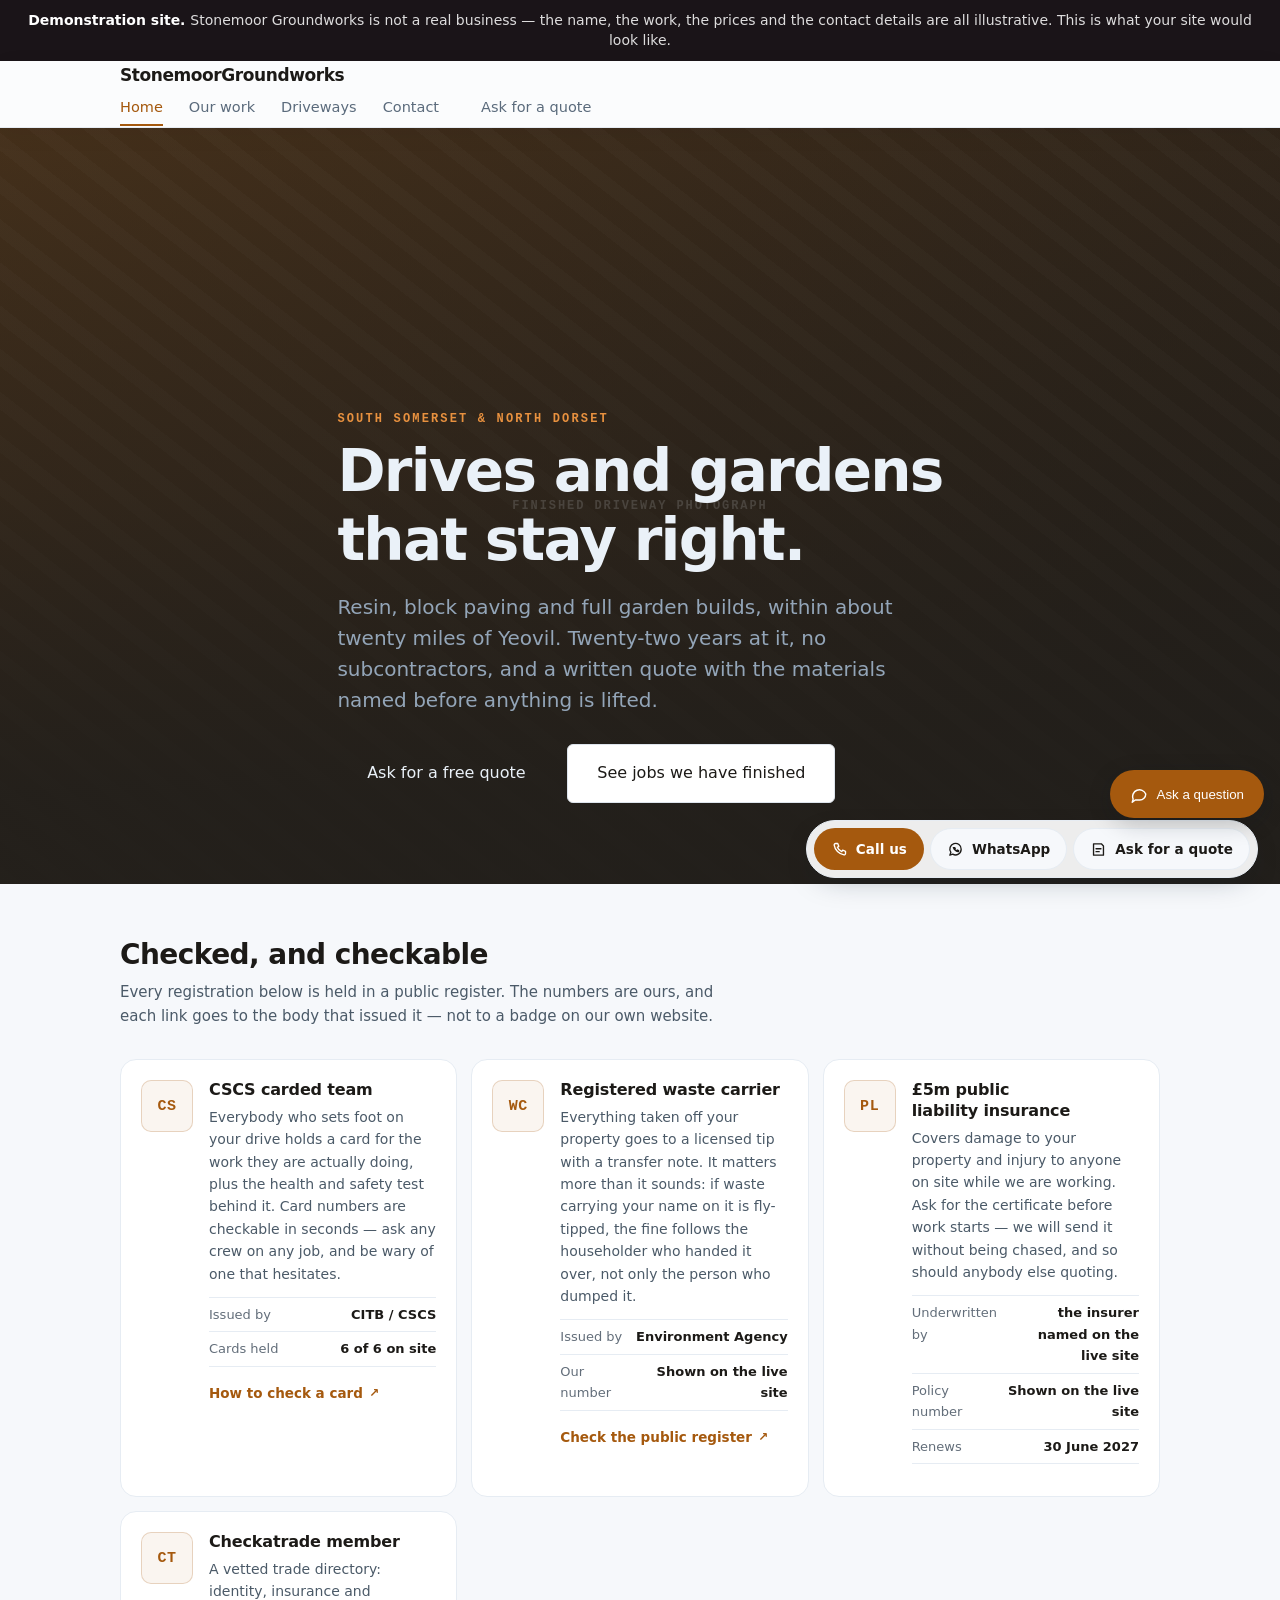
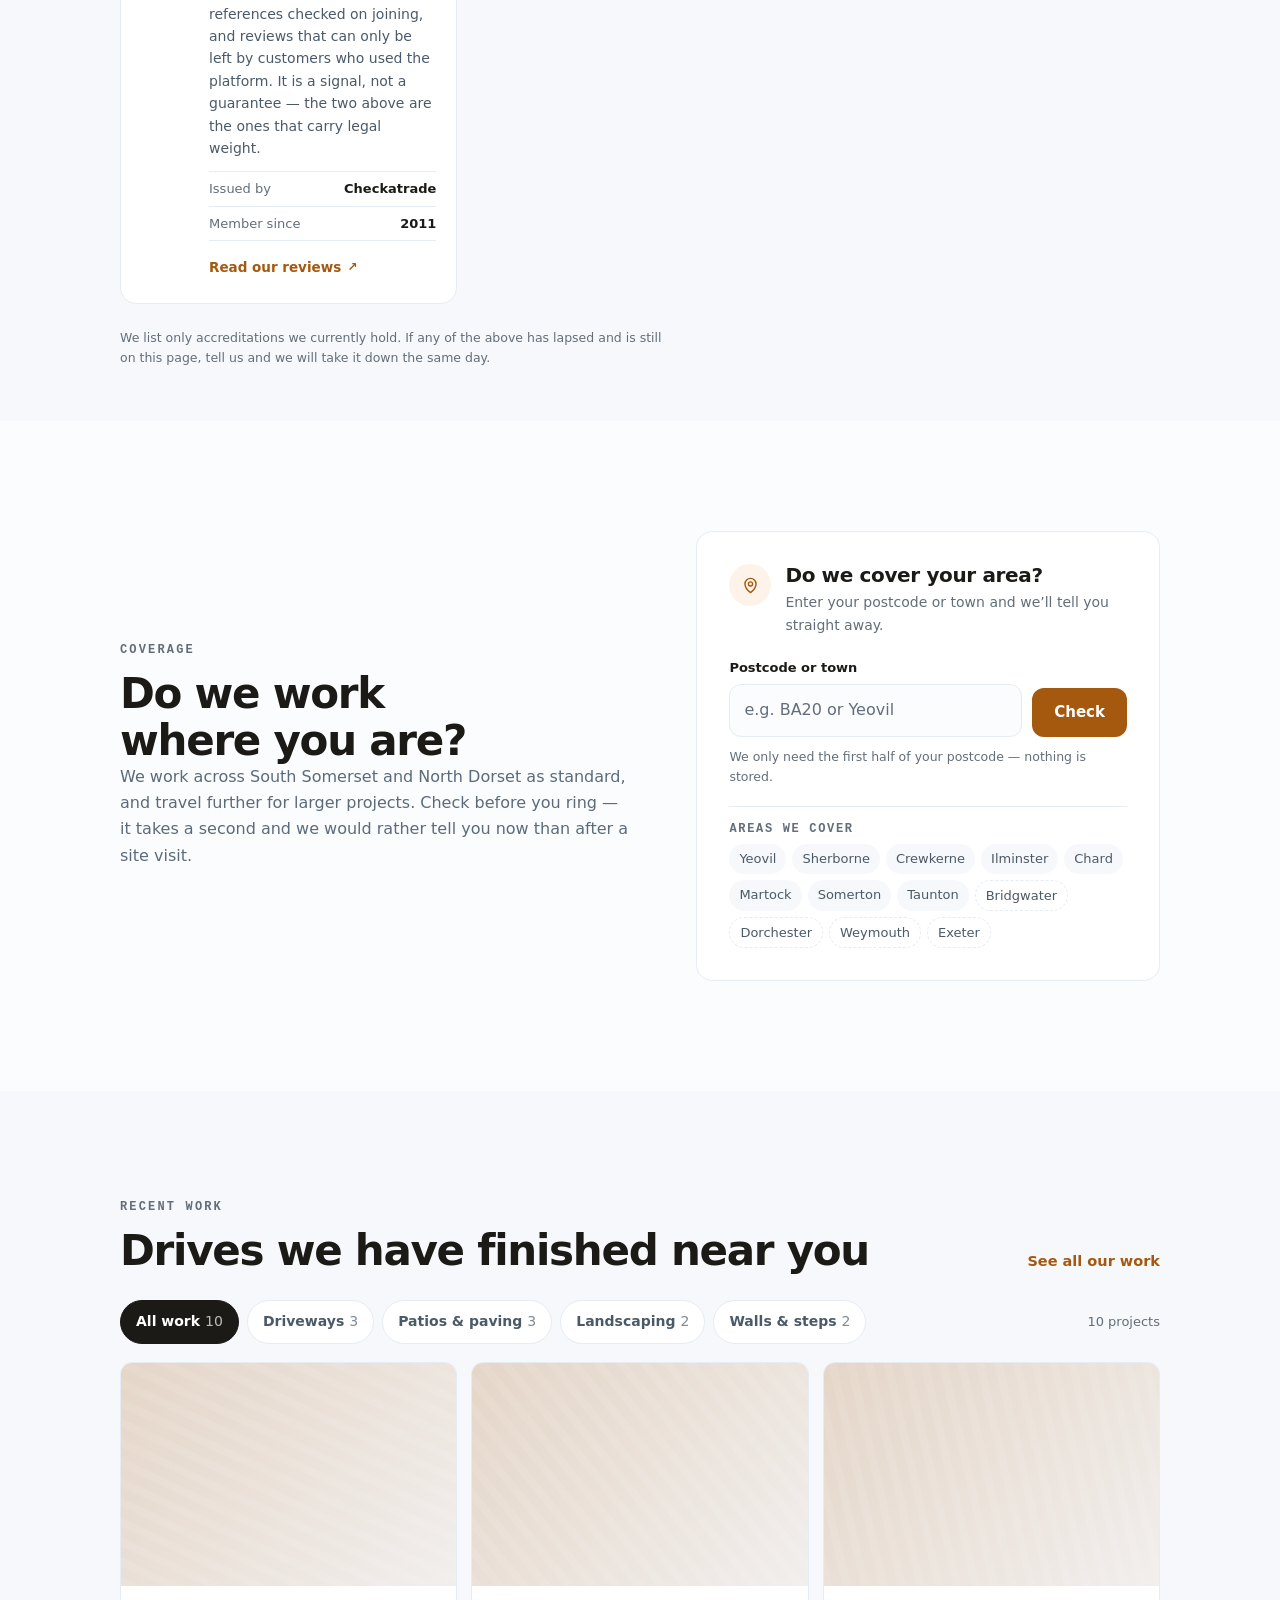
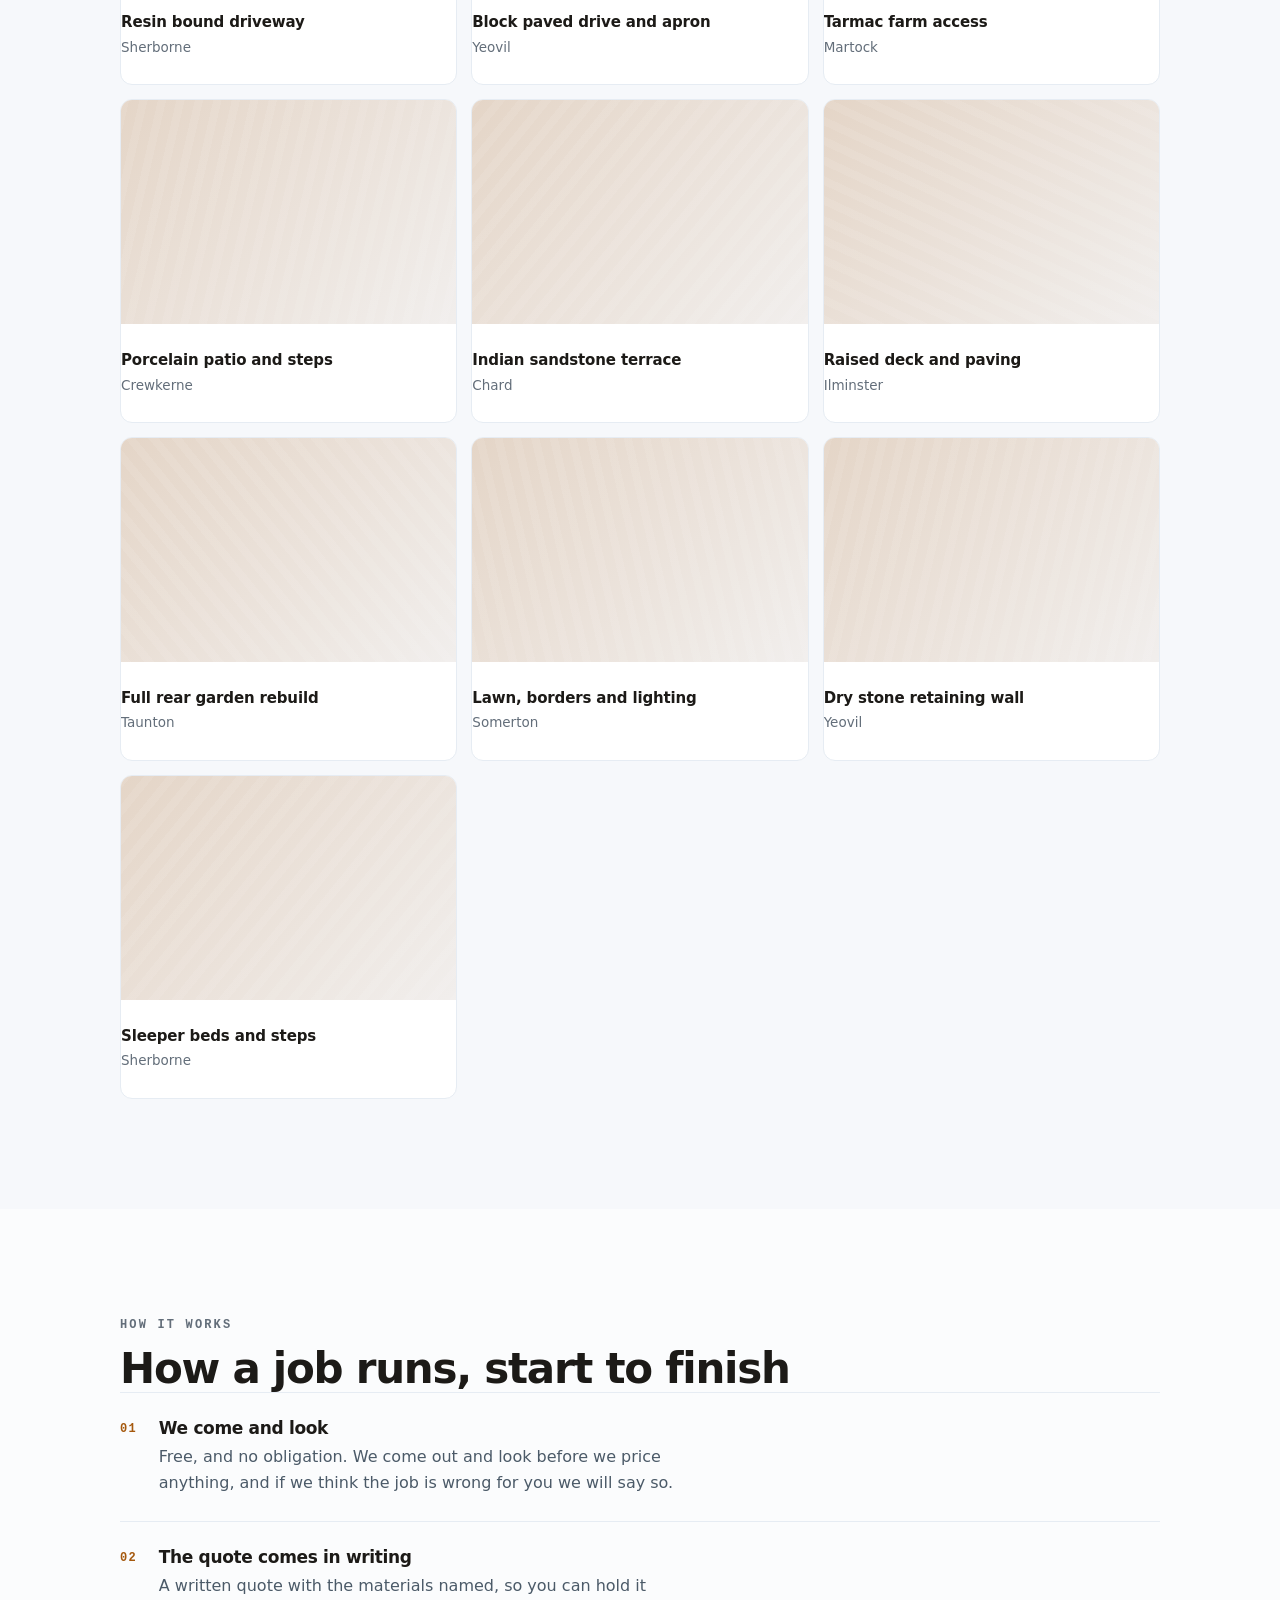
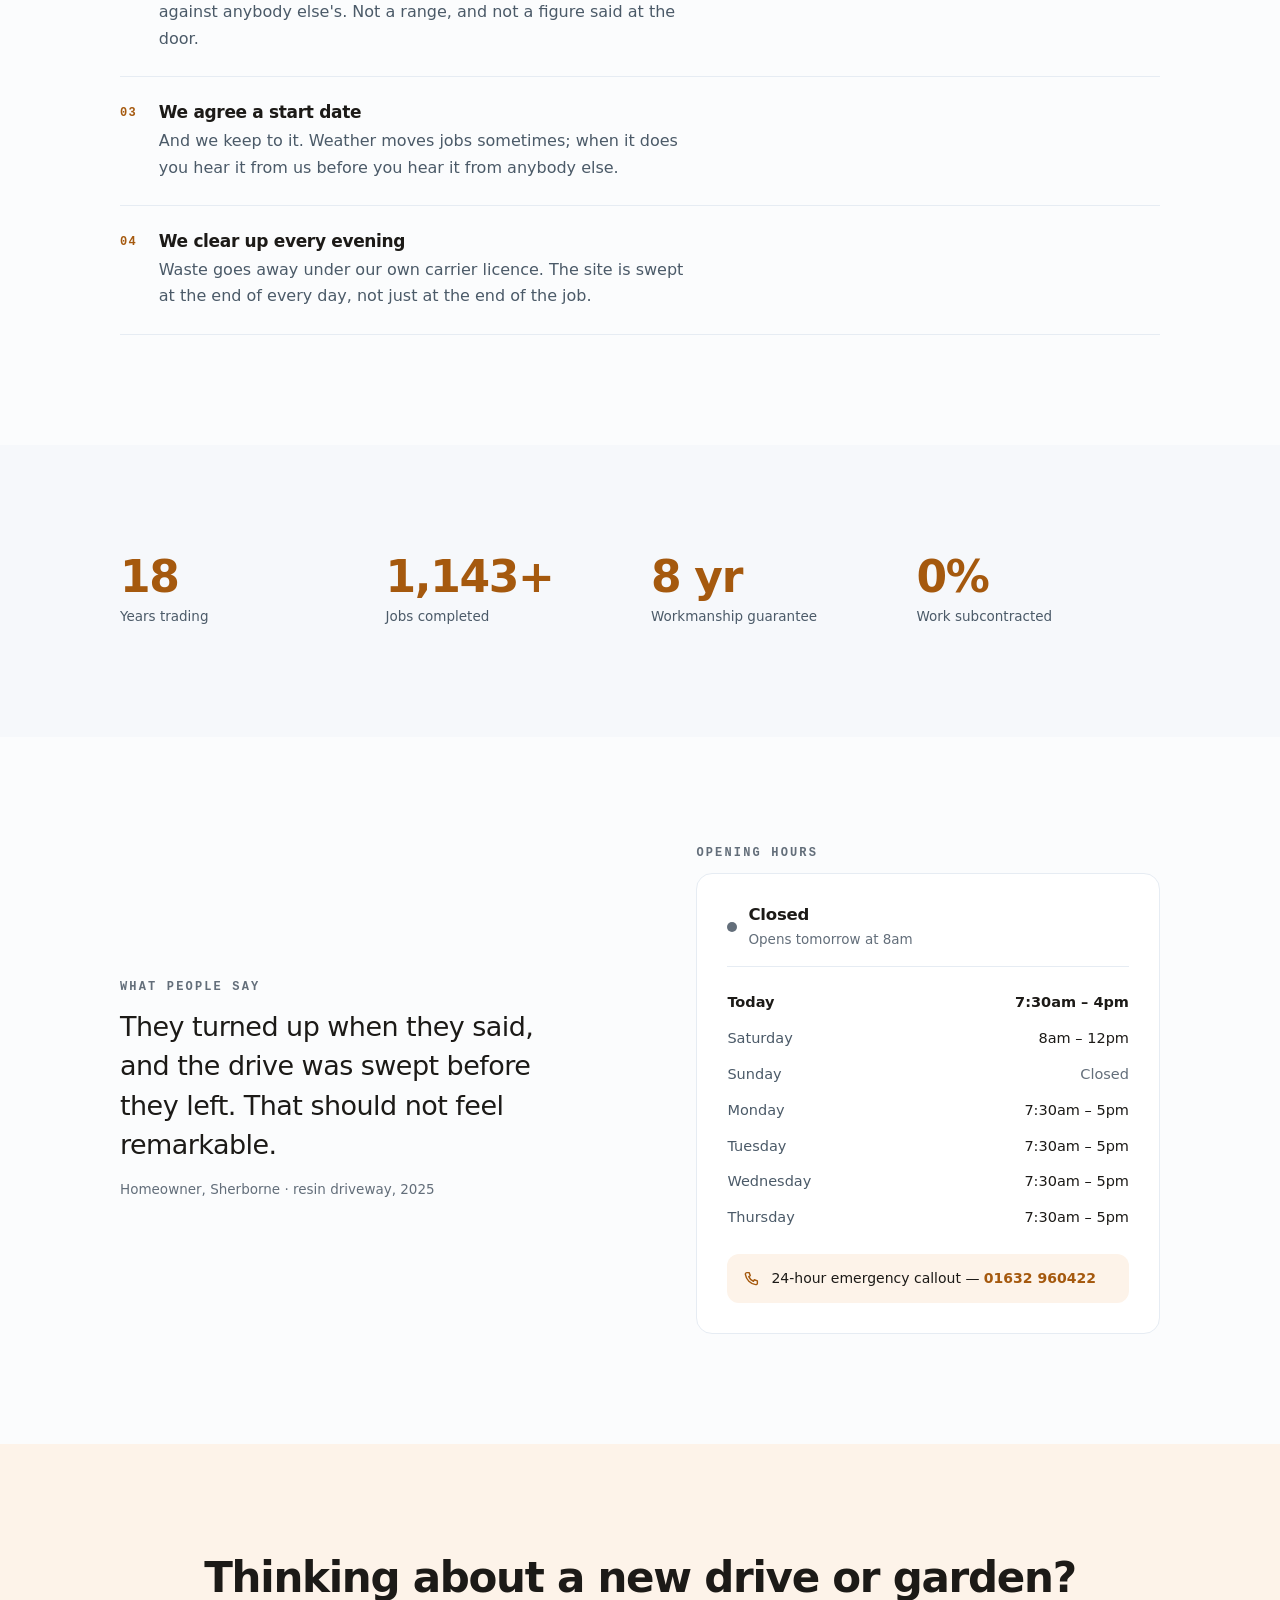
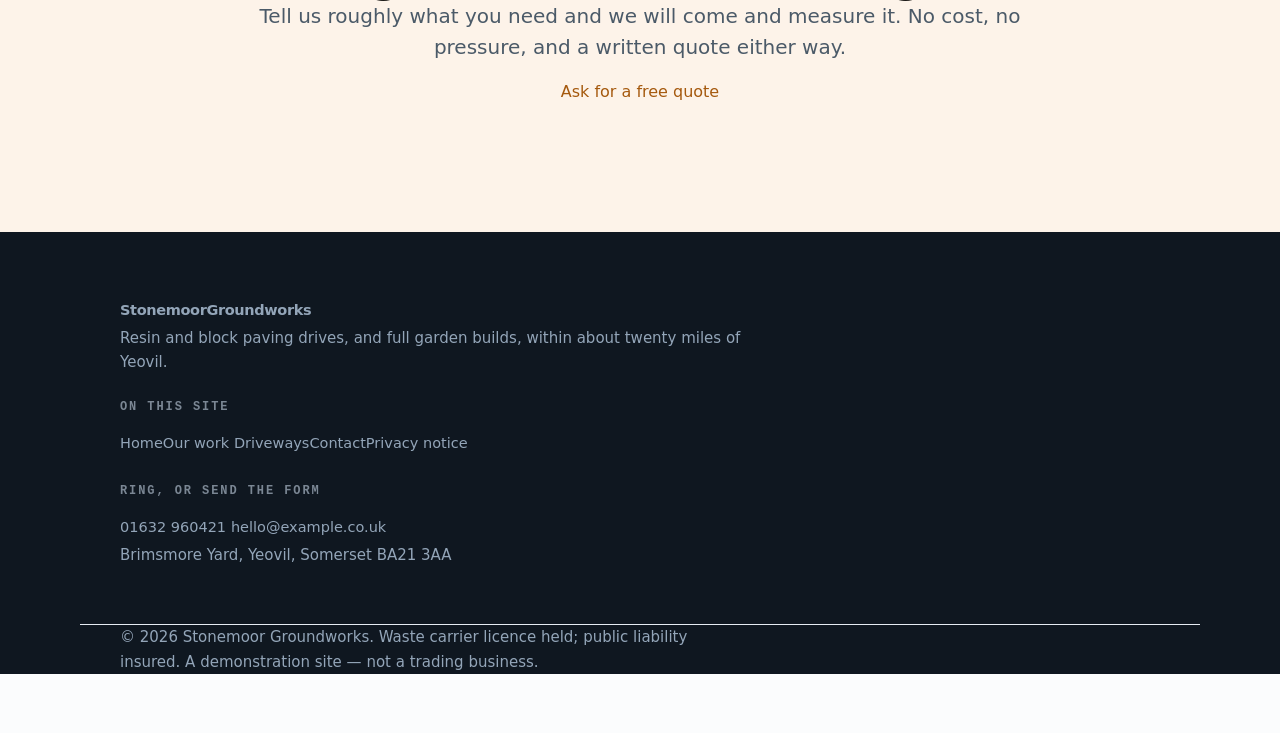
<file: site/index.html>
<!doctype html>
<html lang="en-GB">
<head>
<meta charset="utf-8">
<meta name="viewport" content="width=device-width,initial-scale=1">
<title>Stonemoor Groundworks — Driveways, patios and landscaping in Yeovil</title>
<link rel="icon" href="data:,">
<meta name="description" content="Resin, block paving and full garden builds across South Somerset and North Dorset. Free written quotes, no obligation.">
<link rel="stylesheet" href="assets/tokens.css">
<link rel="stylesheet" href="assets/site.css">
<noscript><link rel="stylesheet" href="assets/noscript.css"></noscript>
<!-- ^ site.css hides every [data-reveal] until site.js reveals it. Without this the page is empty without JavaScript. -->
<link rel="stylesheet" href="trade.css">
<link rel="stylesheet" href="assets/brand.css">
</head>
<body>
<aside aria-label="About this site" style="background:#1A1418;color:#fff;padding:10px 16px;font:600 14px/1.45 system-ui,sans-serif;text-align:center">Demonstration site. <span style="font-weight:400;opacity:.85">Stonemoor Groundworks is not a real business &mdash; the name, the work, the prices and the contact details are all illustrative. This is what your site would look like.</span></aside>
<a class="skip" href="#main">Skip to content</a>

<header class="hdr" id="hdr">
  <div class="wrap row">
    <a class="brand" href="index.html">Stonemoor<span>Groundworks</span></a>
    <nav class="nav" id="nav" aria-label="Main">
      <a href="index.html" aria-current="page">Home</a>
      <a href="work.html">Our work</a>
      <a href="service.html">Driveways</a>
      <a href="contact.html">Contact</a>
      <a class="btn btn-sm" href="service.html#quote">Ask for a quote</a>
    </nav>
    <button class="burger" id="burger" aria-label="Menu" aria-expanded="false" aria-controls="nav">
      <span></span><span></span>
    </button>
  </div>
</header>

<main id="main" tabindex="-1">

  <!-- ================================================================= -->
  <!-- HERO. A trade sells on proof of work, so the hero carries a real   -->
  <!-- photograph position rather than an abstract graphic - and the      -->
  <!-- first call to action is "do you cover me", because that is the     -->
  <!-- question that actually stops people ringing.                       -->
  <!-- ================================================================= -->
  <section class="hero">
    <div class="hero-media" aria-hidden="true">
      <div class="ph-photo"><span>Finished driveway photograph</span></div>
    </div>
    <div class="wrap inner">
      <p class="eyebrow">South Somerset &amp; North Dorset</p>
      <h1>
        <span class="line"><span style="--d:0ms">Drives and gardens</span></span>
        <span class="line"><span style="--d:90ms">that stay right.</span></span>
      </h1>
      <p class="lede">Resin, block paving and full garden builds, within about twenty miles of Yeovil. Twenty-two years at it, no subcontractors, and a written quote with the materials named before anything is lifted.</p>
      <div class="cta">
        <a class="btn" href="service.html#quote">Ask for a free quote</a>
        <a class="btn btn-ghost" href="work.html">See jobs we have finished</a>
      </div>
    </div>
  </section>

  <!-- ==================================================================
       Accreditations. For a £15k job these do more work than any headline.

       This was four unexplained phrases in a slim band under the hero until
       21 Aug 2026 - "Checkatrade vetted / £5m public liability / Waste
       carrier licensed" and nothing else. It looked like proof and carried
       none: no numbers, no registers, and no answer to "so what". It is now
       UI-ACR-001, which gives each claim its issuer, its number and a link
       to the body that could contradict it.
       ================================================================== -->
  <section class="section section-tight section-alt" id="credentials">
    <div class="wrap" data-reveal>
        <!--BEGIN UI-ACR-001-->
<style>
/* UI-ACR-001  Accreditation and certification panel
   ---------------------------------------------------------------------------
   The version of the credential strip that answers "so what".

   UI-LGO-001 is a moving row of logos and stays as it is - it is decoration
   with a job, and under a hero it does that job. This is the other thing: a
   static, explained, checkable list for the page where somebody about to
   spend fifteen thousand pounds is deciding whether to believe you.

   The decisions that make it work:

     - EVERY ENTRY SAYS WHAT THE BADGE ACTUALLY MEANS. "Gas Safe registered"
       means nothing to most people. "Legally required to work on any gas
       appliance - an unregistered fitter is committing an offence, not
       cutting a corner" means something. A credential nobody understands is
       not proof, it is wallpaper;
     - THE REGISTRATION NUMBER IS ON THE PAGE. A number is what makes a claim
       checkable. Without it the visitor has nothing but your word, which is
       the thing they came here to test;
     - THE LINK GOES TO THE ISSUING REGISTER, NOT TO A BADGE. A badge is a
       picture and anyone can save one. A register entry is evidence. Sending
       people to the body that could contradict you is the whole point;
     - NO THIRD-PARTY LOGO ARTWORK SHIPS WITH THIS COMPONENT. Those marks are
       trade marks, licensed to members under brand guidelines and usually
       only for as long as membership lasts. Bundling them in a template
       makes a licensing decision on the client's behalf, which is not ours
       to make. The monogram is a deliberate stand-in at the same size, so
       dropping in the client's own licensed artwork moves nothing;
     - A LAPSED CREDENTIAL REMOVES ITSELF. data-expires is checked on load;
       an entry past its date is taken out of the panel and named in the
       console. Displaying an accreditation you no longer hold is a
       misleading action under CPUT whether or not you meant it, and the
       usual cause is nobody remembering the renewal date, not dishonesty.

   THE RULE THIS SHIPS WITH: a badge goes on only where it is genuinely held.
   Delete any entry the client cannot evidence. There is no version of this
   component that is safe to fill with aspirational memberships.                */

.acr{--acr-accent:var(--brand,#1D69DF);
  container-type:inline-size}

.acr-head{max-width:60ch;margin-bottom:clamp(20px,3vw,30px)}
.acr-head h2{margin:0 0 8px;font-size:clamp(21px,3vw,28px);letter-spacing:-.02em;
  line-height:1.2;text-wrap:balance}
.acr-head p{margin:0;color:var(--ink-60,#5b6a79);font-size:15px}

/* A list, because that is what it is. Screen readers announce the count,
   which is itself information: "four credentials" before hearing any. */
.acr-list{list-style:none;margin:0;padding:0;display:grid;gap:14px;
  grid-template-columns:repeat(auto-fit,minmax(min(100%,320px),1fr))}

.acr-i{display:grid;grid-template-columns:auto minmax(0,1fr);gap:16px;
  /* minmax(0,1fr), not 1fr: a grid track keeps a min-content floor by
     default, so a long unbroken registration number refuses to shrink and
     pushes the card past the edge of a 375px phone. */
  padding:clamp(16px,2.4vw,20px);background:var(--surface,#fff);
  border:1px solid var(--line,#e6ecf3);border-radius:var(--r-lg,16px);min-width:0}

/* The stand-in for the issuing body's mark. Squared, monogrammed, and the
   same 52px box the real artwork will occupy. Replace the whole element with
   an <img width="52" height="52" alt=""> - alt is empty on purpose, the
   heading beside it already names the credential and a screen reader does
   not need to hear it twice. */
.acr-mark{width:52px;height:52px;flex:0 0 auto;border-radius:10px;
  display:grid;place-items:center;
  background:color-mix(in srgb,var(--acr-accent) 6%,transparent);
  color:var(--acr-accent);
  font:650 15px/1 ui-monospace,SFMono-Regular,Consolas,monospace;
  letter-spacing:.04em;border:1px solid color-mix(in srgb,var(--acr-accent) 22%,transparent)}

.acr-body{min-width:0}
.acr-body h3{margin:0 0 5px;font-size:16px;letter-spacing:-.01em;line-height:1.3}
.acr-what{margin:0 0 12px;font-size:14px;line-height:1.6;color:var(--ink-60,#5b6a79)}

.acr-meta{margin:0 0 12px;font-size:13px;border-top:1px solid var(--line,#e6ecf3)}
.acr-meta > div{display:flex;justify-content:space-between;gap:12px;padding:6px 0;
  border-bottom:1px solid var(--line,#e6ecf3)}
.acr-meta dt{margin:0;color:var(--ink-45,#636E7A)}
.acr-meta dd{margin:0;font-weight:600;text-align:right;min-width:0;
  overflow-wrap:anywhere;font-variant-numeric:tabular-nums}

/* 24px minimum target, WCAG 2.2 SC 2.5.8. The inline-text exception does not
   rescue this one: it is a standalone link at the foot of a card, not a link
   inside a sentence. */
.acr-verify{display:inline-flex;align-items:center;gap:6px;min-height:24px;
  padding-block:3px;font-size:13.5px;font-weight:600;color:var(--acr-accent);
  text-decoration:none;border-bottom:1px solid transparent;
  transition:border-color var(--dur-fast,.16s) var(--ease-out,ease)}
.acr-verify:hover{border-bottom-color:currentColor}
.acr-verify:focus-visible{outline:2px solid var(--acr-accent);outline-offset:3px;border-radius:3px}
/* 12px, not the 11px this glyph would like to be: the library floor for
   anything rendered as text is 12px, and a sweep that reports three
   failures forever is a sweep people stop reading. */
.acr-ext{font-size:12px;line-height:1}

.acr-sr{position:absolute;width:1px;height:1px;padding:0;margin:-1px;overflow:hidden;
  clip-path:inset(50%);white-space:nowrap;border:0}

/* The line that keeps the panel honest. It is part of the component, not a
   caption somebody might delete. */
.acr-foot{margin:clamp(18px,2.6vw,24px) 0 0;font-size:12.5px;line-height:1.6;
  color:var(--ink-45,#636E7A);max-width:70ch}

@container (max-width:380px){
  .acr-i{grid-template-columns:minmax(0,1fr);gap:12px}
}
</style>

<section class="acr" aria-labelledby="acr-h">

  <div class="acr-head">
    <h2 id="acr-h">Checked, and checkable</h2>
    <p>Every registration below is held in a public register. The numbers are
       ours, and each link goes to the body that issued it &mdash; not to a badge
       on our own website.</p>
  </div>

  <!-- ===================================================================
       Each <li> is one credential. Delete the ones the client does not
       hold; there is no other correct way to configure this.

       data-expires is the renewal date in YYYY-MM-DD. Past that date the
       entry removes itself and says so in the console.
       =================================================================== -->
  <ul class="acr-list">

    <!-- A COMPETENCE credential. The pattern to copy for whichever one your
         trade turns on: the licence that makes the work legal at all. For a
         heating engineer that is Gas Safe registration - "legally required
         for any work on a gas appliance; an unregistered fitter is committing
         an offence, not cutting a corner". For an electrician it is a Part P
         competent person scheme. Name it, number it, link the register. -->
    <li class="acr-i" data-expires="2027-03-31">
      <div class="acr-mark" aria-hidden="true">CS</div>
      <div class="acr-body">
        <h3>CSCS carded team</h3>
        <p class="acr-what">Everybody who sets foot on your drive holds a card
          for the work they are actually doing, plus the health and safety test
          behind it. Card numbers are checkable in seconds &mdash; ask any crew
          on any job, and be wary of one that hesitates.</p>
        <dl class="acr-meta">
          <div><dt>Issued by</dt><dd>CITB / CSCS</dd></div>
          <div><dt>Cards held</dt><dd>6 of 6 on site</dd></div>
        </dl>
        <a class="acr-verify" href="https://www.cscs.uk.com/"
           target="_blank" rel="noopener noreferrer">How to check a card<span
           class="acr-ext" aria-hidden="true">&#8599;</span><span class="acr-sr"> (opens in a new tab)</span></a>
      </div>
    </li>

    <li class="acr-i" data-expires="2027-01-31">
      <div class="acr-mark" aria-hidden="true">WC</div>
      <div class="acr-body">
        <h3>Registered waste carrier</h3>
        <p class="acr-what">Everything taken off your property goes to a licensed
          tip with a transfer note. It matters more than it sounds: if waste
          carrying your name on it is fly-tipped, the fine follows the householder
          who handed it over, not only the person who dumped it.</p>
        <dl class="acr-meta">
          <div><dt>Issued by</dt><dd>Environment Agency</dd></div>
          <div><dt>Our number</dt><dd>Shown on the live site</dd></div>
        </dl>
        <a class="acr-verify" href="https://environment.data.gov.uk/public-register/view/search-waste-carriers-brokers"
           target="_blank" rel="noopener noreferrer">Check the public register<span
           class="acr-ext" aria-hidden="true">&#8599;</span><span class="acr-sr"> (opens in a new tab)</span></a>
      </div>
    </li>

    <li class="acr-i" data-expires="2027-06-30">
      <div class="acr-mark" aria-hidden="true">PL</div>
      <div class="acr-body">
        <h3>&pound;5m public liability insurance</h3>
        <p class="acr-what">Covers damage to your property and injury to anyone
          on site while we are working. Ask for the certificate before work
          starts &mdash; we will send it without being chased, and so should
          anybody else quoting.</p>
        <dl class="acr-meta">
          <div><dt>Underwritten by</dt><dd>the insurer named on the live site</dd></div>
          <div><dt>Policy number</dt><dd>Shown on the live site</dd></div>
          <div><dt>Renews</dt><dd>30 June 2027</dd></div>
        </dl>
      </div>
    </li>

    <li class="acr-i" data-expires="2027-04-30">
      <div class="acr-mark" aria-hidden="true">CT</div>
      <div class="acr-body">
        <h3>Checkatrade member</h3>
        <p class="acr-what">A vetted trade directory: identity, insurance and
          references checked on joining, and reviews that can only be left by
          customers who used the platform. It is a signal, not a guarantee
          &mdash; the two above are the ones that carry legal weight.</p>
        <dl class="acr-meta">
          <div><dt>Issued by</dt><dd>Checkatrade</dd></div>
          <div><dt>Member since</dt><dd>2011</dd></div>
        </dl>
        <a class="acr-verify" href="https://www.checkatrade.com/"
           target="_blank" rel="noopener noreferrer">Read our reviews<span
           class="acr-ext" aria-hidden="true">&#8599;</span><span class="acr-sr"> (opens in a new tab)</span></a>
      </div>
    </li>

  </ul>

  <p class="acr-foot">We list only accreditations we currently hold. If any of
     the above has lapsed and is still on this page, tell us and we will take it
     down the same day.</p>

</section>

<script>
/* UI-ACR-001 - lapsed-credential sweep.

   Why this exists: the usual way a website ends up claiming an accreditation
   the business no longer holds is not dishonesty, it is that the renewal date
   passed eighteen months ago and nobody looked at the page. It is still a
   misleading action under CPUT, and Trading Standards do not weigh intent.

   String comparison, not Date arithmetic, on purpose. new Date("2027-03-31")
   is parsed as UTC midnight, so west of Greenwich it becomes the 30th and a
   certificate expires a day early. ISO dates compare correctly as text, and
   today's date is built from local parts, so the comparison happens in the
   business's own calendar.

   This is a safety net, not maintenance. With scripting off, every entry
   still renders - which is exactly what a hand-built page does today. The
   real fix is the client telling us when something lapses.                   */
(function () {
  var items = document.querySelectorAll('.acr-i[data-expires]');
  if (!items.length) return;

  var n = new Date();
  var pad = function (v) { return (v < 10 ? '0' : '') + v; };
  var today = n.getFullYear() + '-' + pad(n.getMonth() + 1) + '-' + pad(n.getDate());

  // 60 days ahead, for the warning that arrives before the problem does.
  var s = new Date(n.getFullYear(), n.getMonth(), n.getDate() + 60);
  var soon = s.getFullYear() + '-' + pad(s.getMonth() + 1) + '-' + pad(s.getDate());

  var live = 0;

  Array.prototype.forEach.call(items, function (li) {
    var date = li.getAttribute('data-expires');
    var name = (li.querySelector('h3') || {}).textContent || 'unnamed credential';
    name = name.replace(/\s+/g, ' ').trim();

    if (!/^\d{4}-\d{2}-\d{2}$/.test(date)) {
      console.warn('UI-ACR-001: "' + name + '" has data-expires="' + date +
                   '", which is not YYYY-MM-DD. Left on the page unchecked.');
      live++;
      return;
    }
    if (date < today) {
      li.remove();
      console.warn('UI-ACR-001: "' + name + '" expired on ' + date +
                   ' and has been removed from the panel. Renew it or delete ' +
                   'the entry - do not simply change the date.');
      return;
    }
    if (date < soon) {
      console.warn('UI-ACR-001: "' + name + '" expires on ' + date +
                   ' (within 60 days).');
    }
    live++;
  });

  // An empty panel with a heading over it reads as a broken page, so if
  // nothing survived the sweep the whole section goes.
  if (!live) {
    var sec = document.querySelector('.acr');
    if (sec) sec.hidden = true;
    console.warn('UI-ACR-001: every credential has expired; the panel is hidden.');
  }
})();
</script>

</div>
<!--END UI-ACR-001-->
    </div>
  </section>

  <!-- ================================================================= -->
  <!-- "Do you cover me" - the single most common question a local trade  -->
  <!-- is asked, answered before anyone has to pick up a phone.           -->
  <!-- ================================================================= -->
  <section class="section" id="area">
    <div class="wrap split">
      <div data-reveal>
        <p class="eyebrow">Coverage</p>
        <h2>Do we work where you are?</h2>
        <p class="measure">We work across South Somerset and North Dorset as standard,
          and travel further for larger projects. Check before you ring &mdash; it takes
          a second and we would rather tell you now than after a site visit.</p>
      </div>
      <div data-reveal>
        <!--BEGIN IND-PST-001-->
<style>
/* IND-PST-001  Service-area / postcode checker
   Answers the first question anyone asks a local trade: do you come to me.

   The decisions that make it work:

     - IT MATCHES ON THE OUTWARD CODE, never the full postcode. BA20 answers
       the question exactly as well as BA20 1AA, and covers thousands of
       households rather than one. Asking for the full code would be asking
       for personal data to do a job that does not need it;
     - IT ALSO MATCHES TOWN NAMES, because most people cannot recite their
       outward code but every one of them knows where they live;
     - THERE ARE THREE ANSWERS, not two. Covered, covered with a travel
       charge, and outside. A yes/no throws away the case that pays best: a
       trade will cross two counties for a large job and not for a small one;
     - "OUTSIDE" IS NEVER A DEAD END. It names what IS covered nearby and
       still offers a way to ask, because the answer to a big enough job is
       always yes and a bounced visitor is a lost enquiry;
     - VALIDATION IS DELIBERATELY LOOSE. Wrongly rejecting a real postcode is
       far worse than accepting a wrong one and saying "not covered".

   There is no postcode API here on purpose. Lookup services are paid, and
   sending a visitor's postcode to a third party is a data-sharing decision
   the client has not been asked to make. The data below is a local array. */

.psc{background:var(--surface,#fff);border:1px solid var(--line,#e6ecf3);
  border-radius:var(--r-lg,16px);padding:clamp(22px,4vw,32px);position:relative;overflow:hidden}
.psc::before{content:"";position:absolute;inset:-40% -10% auto -10%;height:130px;
  background:radial-gradient(60% 100% at 50% 0,
    color-mix(in srgb,var(--brand,#1D69DF) 10%,transparent),transparent 70%);
  pointer-events:none}

.psc-hd{display:flex;align-items:flex-start;gap:14px;margin:0 0 20px;position:relative}
.psc-hd .ic{flex:0 0 auto;width:42px;height:42px;border-radius:50%;display:grid;place-items:center;
  background:var(--brand-wash,#eef4fd)}
.psc-hd .ic svg{width:19px;height:19px;fill:none;stroke:var(--brand,#1D69DF);stroke-width:1.8;
  stroke-linecap:round;stroke-linejoin:round}
.psc-hd h2{margin:0 0 4px;font-size:20px;font-weight:600;letter-spacing:-.018em}
.psc-hd p{margin:0;font-size:14px;color:var(--ink-45,#636E7A)}

.psc-form{display:flex;gap:10px;flex-wrap:wrap;position:relative}
.psc-form .fld{flex:1 1 200px;min-width:0}
.psc-form label{display:block;font-size:13px;font-weight:600;margin:0 0 6px}
.psc-form input{width:100%;min-width:0;font:inherit;font-size:16px;padding:12px 14px;
  border:1px solid var(--line,#e6ecf3);border-radius:var(--r,10px);background:var(--paper,#fbfcfd);
  color:inherit;text-transform:uppercase}
.psc-form input::placeholder{text-transform:none;color:var(--ink-45,#636E7A)}
.psc-form input:focus-visible{outline:2px solid var(--brand,#1D69DF);outline-offset:2px;
  border-color:var(--brand,#1D69DF)}
.psc-go{align-self:flex-end;font:inherit;font-weight:600;font-size:15px;padding:12px 22px;
  min-height:46px;border:0;border-radius:var(--r,10px);background:var(--brand,#1D69DF);color:#fff;
  cursor:pointer;transition:filter var(--dur-fast,.16s) var(--ease-out,ease)}
.psc-go:hover{filter:brightness(1.08)}
.psc-go:focus-visible{outline:2px solid var(--ink,#0f1720);outline-offset:2px}

.psc-hint{margin:10px 0 0;font-size:12.5px;color:var(--ink-45,#636E7A)}

/* The result. Three states, each with its own colour, icon and next step.
   It is a live region, so a screen reader hears the answer without hunting. */
.psc-out{margin:18px 0 0;position:relative}
.psc-out:empty{display:none}
.psc-res{display:flex;gap:13px;align-items:flex-start;padding:16px 18px;border-radius:var(--r,10px);
  border:1px solid;animation:psc-in var(--dur,.3s) var(--ease-out,ease) both}
@keyframes psc-in{from{opacity:0;transform:translateY(6px)}}
.psc-res .mk{flex:0 0 auto;width:24px;height:24px;border-radius:50%;display:grid;place-items:center;
  margin-top:1px}
.psc-res .mk svg{width:13px;height:13px;fill:none;stroke:#fff;stroke-width:2.4;
  stroke-linecap:round;stroke-linejoin:round}
.psc-res b{display:block;font-size:15.5px;margin:0 0 3px}
.psc-res span{display:block;font-size:14px;line-height:1.55}
.psc-res a{color:inherit;font-weight:600}

.psc-res.yes{background:var(--good-tint,#eaf7ef);border-color:color-mix(in srgb,var(--good,#1f9254) 30%,transparent);
  color:var(--good-ink,#10593E)}
.psc-res.yes .mk{background:var(--good,#1f9254)}
.psc-res.maybe{background:var(--warn-tint,#fdf4e5);border-color:color-mix(in srgb,var(--warn,#b7791f) 32%,transparent);
  color:#6b4708}
.psc-res.maybe .mk{background:var(--warn,#b7791f)}
.psc-res.no{background:var(--paper-alt,#f6f8fb);border-color:var(--line,#e6ecf3);color:var(--ink,#0f1720)}
.psc-res.no .mk{background:var(--ink-45,#636E7A)}

.psc-list{margin:9px 0 0;padding:0;list-style:none;display:flex;flex-wrap:wrap;gap:6px}
.psc-list li{font-size:12.5px;font-weight:600;padding:3px 9px;border-radius:var(--r-pill,999px);
  background:color-mix(in srgb,currentColor 10%,transparent)}

.psc-all{margin:18px 0 0;padding:16px 0 0;border-top:1px solid var(--line,#e6ecf3);position:relative}
/* 12px, not 11.5px: the library floor for text a visitor actually reads,
   and this is a heading rather than a decorative glyph. */
.psc-all h3{margin:0 0 9px;font:600 12px/1 ui-monospace,SFMono-Regular,Consolas,monospace;
  letter-spacing:.14em;text-transform:uppercase;color:var(--ink-45,#636E7A)}
.psc-all ul{margin:0;padding:0;list-style:none;display:flex;flex-wrap:wrap;gap:6px}
.psc-all li{font-size:13px;padding:4px 10px;border-radius:var(--r-pill,999px);
  background:var(--paper-alt,#f6f8fb);color:var(--ink-60,#5b6a79)}
.psc-all li.ext{background:transparent;border:1px dashed var(--line,#e6ecf3)}

@media (prefers-reduced-motion:reduce){
  .psc-res{animation:none}
  .psc-go{transition:none}
}
</style>

<div class="psc">
  <div class="psc-hd">
    <div class="ic" aria-hidden="true">
      <svg viewBox="0 0 24 24"><path d="M12 21s7-5.6 7-11a7 7 0 1 0-14 0c0 5.4 7 11 7 11Z"/><circle cx="12" cy="10" r="2.6"/></svg>
    </div>
    <div>
      <h2>Do we cover your area?</h2>
      <p>Enter your postcode or town and we&rsquo;ll tell you straight away.</p>
    </div>
  </div>

  <!-- method="post" even though this form is handled entirely in JavaScript
     and never submits. A form with no method defaults to GET, so the one
     time the script does not run - a JS error, a slow network, a blocked
     bundle - the browser puts every field the visitor typed into the URL,
     where it reaches browser history, the Referer header and every server
     log on the way. POST is the difference between a harmless reload and a
     personal-data leak nobody would ever see happen. Flagged by the Push
     Pipeline on four forms, 11 Sep 2026. -->
<form method="post" class="psc-form" id="pscForm" novalidate>
    <div class="fld">
      <label for="pscIn">Postcode or town</label>
      <input id="pscIn" name="area" type="text" autocomplete="postal-code"
             list="pscTowns" placeholder="e.g. BA20 or Yeovil" spellcheck="false">
      <datalist id="pscTowns"></datalist>
    </div>
    <button class="psc-go" type="submit">Check</button>
  </form>
  <p class="psc-hint">We only need the first half of your postcode &mdash; nothing is stored.</p>

  <div class="psc-out" id="pscOut" role="status" aria-live="polite"></div>

  <div class="psc-all">
    <h3>Areas we cover</h3>
    <ul id="pscAll"></ul>
  </div>
</div>

<script>
(function(){
  'use strict';

  /* ------------------------------------------------------------------ *
   * CONFIG - everything industry- and client-specific lives here.       *
   * ------------------------------------------------------------------ *
   * tier 'core'     : covered as standard.
   * tier 'extended' : covered, but with a travel charge or a minimum job.
   *
   * A code may be a full outward code ('BA20', 'TA1') or a bare postcode
   * area ('DT'), which then covers every district in it. Mixing the two is
   * fine and is usually what a real service area looks like.                */

  var AREAS = [
    { town:'Yeovil',       codes:['BA20','BA21','BA22'], tier:'core' },
    { town:'Sherborne',    codes:['DT9'],                tier:'core' },
    { town:'Crewkerne',    codes:['TA18'],               tier:'core' },
    { town:'Ilminster',    codes:['TA19'],               tier:'core' },
    { town:'Chard',        codes:['TA20'],               tier:'core' },
    { town:'Martock',      codes:['TA12'],               tier:'core' },
    { town:'Somerton',     codes:['TA11'],               tier:'core' },
    { town:'Taunton',      codes:['TA1','TA2','TA3'],    tier:'core' },
    { town:'Bridgwater',   codes:['TA5','TA6','TA7'],    tier:'extended' },
    { town:'Dorchester',   codes:['DT1','DT2'],          tier:'extended' },
    { town:'Weymouth',     codes:['DT3','DT4'],          tier:'extended' },
    { town:'Exeter',       codes:['EX1','EX2','EX4'],    tier:'extended' }
  ];

  /* Codes that sit INSIDE a covered area but are not served - a city centre
     with no parking, an island, a zone the insurer will not cover. Checked
     before anything else, because an exclusion that loses to a match is not
     an exclusion. (Carried over from the earlier GEN-003 checker, which had
     this and little else that this one lacked.) */
  var EXCLUDE = [];      /* e.g. ['BA21'] */

  var COPY = {
    /* {town} is substituted. Keep these honest - they are a promise. */
    yes:      { t:'Yes, we cover {town}',
                m:'That is inside our standard working area. No travel charge, and we can usually be with you within a week.' },
    extended: { t:'Yes &mdash; {town} is just outside our core area',
                m:'We do work there. There is a travel charge, and for smaller jobs we may suggest someone closer. Tell us what you need and we will be straight with you.' },
    excluded: { t:'We do not cover {town}',
                m:'That postcode sits inside our area but we do not work there. If you think that is wrong, ask us &mdash; there may be an exception.' },
    no:       { t:'You are outside our usual area',
                m:'We would not want to quote for something we cannot service properly. For larger projects we do travel &mdash; it is worth asking.' },
    unknown:  { t:'That does not look like a postcode',
                m:'Try the first half of your postcode, like BA20, or just type your town.' }
  };

  var ASK_URL = '#contact';   /* where "ask anyway" goes */

  /* ------------------------------------------------------------------ *
   * Matching.                                                           *
   * ------------------------------------------------------------------ */

  /* A UK postcode's inward part is always exactly three characters:
     digit, letter, letter. So if someone pastes a full postcode we can
     take the outward half off the front without needing to understand
     the rest of the format. */
  function outward(raw){
    var s = String(raw || '').toUpperCase().replace(/[^A-Z0-9]/g, '');
    if (s.length > 4 && /\d[A-Z]{2}$/.test(s)) s = s.slice(0, -3);
    return s;
  }

  /* Deliberately loose. One or two letters, a digit, then optionally one
     more digit or letter. It will accept a few things that are not real
     postcodes; that is the right way round, because those simply fall
     through to "not covered" while a stricter test would reject real ones. */
  function looksLikeCode(s){ return /^[A-Z]{1,2}\d[A-Z\d]?$/.test(s); }

  function lettersOf(s){ var m = /^[A-Z]{1,2}/.exec(s); return m ? m[0] : ''; }

  /* The trap here: prefix matching is WRONG for postcodes. 'TA1' is not a
     prefix of 'TA18' in any meaningful sense - they are different districts
     twenty miles apart. So a configured code matches exactly, and only a
     bare postcode AREA with no digits ('DT') matches by prefix. */
  function codeMatches(code, input){
    if (/^[A-Z]{1,2}$/.test(code)) return lettersOf(input) === code;
    return code === input;
  }

  function findByCode(input){
    for (var i = 0; i < AREAS.length; i++){
      for (var j = 0; j < AREAS[i].codes.length; j++){
        if (codeMatches(AREAS[i].codes[j], input)) return AREAS[i];
      }
    }
    return null;
  }

  function findByTown(raw){
    var q = String(raw || '').trim().toLowerCase();
    if (q.length < 3) return null;
    for (var i = 0; i < AREAS.length; i++){
      if (AREAS[i].town.toLowerCase().indexOf(q) === 0) return AREAS[i];
    }
    for (var k = 0; k < AREAS.length; k++){
      if (AREAS[k].town.toLowerCase().indexOf(q) > -1) return AREAS[k];
    }
    return null;
  }

  /* When we do not cover them, say what we DO cover near them. Sharing the
     postcode area's letters is a crude proximity test, but it is the only
     honest one available without coordinates, and it is right often enough
     to be useful: someone in BA14 is told about the BA towns we work in. */
  function nearby(input){
    var L = lettersOf(input), out = [];
    if (!L) return out;
    for (var i = 0; i < AREAS.length; i++){
      for (var j = 0; j < AREAS[i].codes.length; j++){
        if (lettersOf(AREAS[i].codes[j]) === L){ out.push(AREAS[i].town); break; }
      }
    }
    return out;
  }

  /* ------------------------------------------------------------------ *
   * Rendering.                                                          *
   * ------------------------------------------------------------------ */

  var form = document.getElementById('pscForm');
  var input = document.getElementById('pscIn');
  var out = document.getElementById('pscOut');
  if (!form || !input || !out) return;

  var TICK = '<svg viewBox="0 0 24 24"><path d="m4 12 5.5 5.5L20 7"/></svg>';
  var BANG = '<svg viewBox="0 0 24 24"><path d="M12 6v8"/><path d="M12 18h.01"/></svg>';

  function esc(s){
    return String(s).replace(/[&<>"]/g, function(c){
      return { '&':'&amp;', '<':'&lt;', '>':'&gt;', '"':'&quot;' }[c];
    });
  }

  function show(kind, town, extra){
    var c = COPY[kind];
    var cls = kind === 'yes' ? 'yes' : (kind === 'extended' ? 'maybe' : 'no');
    var mark = (kind === 'yes' || kind === 'extended') ? TICK : BANG;
    out.innerHTML =
      '<div class="psc-res ' + cls + '">' +
        '<span class="mk" aria-hidden="true">' + mark + '</span>' +
        '<span><b>' + c.t.replace('{town}', esc(town || '')) + '</b>' +
          '<span>' + c.m + '</span>' + (extra || '') +
        '</span>' +
      '</div>';
  }

  function check(){
    var raw = input.value;
    if (!String(raw).trim()){ out.innerHTML = ''; return; }

    var code = outward(raw);

    /* Town names first when the input is clearly not a code, so "Chard"
       is not mangled into a postcode guess. */
    if (!looksLikeCode(code)){
      var byTown = findByTown(raw);
      if (byTown) return show(byTown.tier === 'core' ? 'yes' : 'extended', byTown.town);
      return show('unknown', '');
    }

    for (var x = 0; x < EXCLUDE.length; x++){
      if (EXCLUDE[x] === code) return show('excluded', code);
    }

    var hit = findByCode(code);
    if (hit) return show(hit.tier === 'core' ? 'yes' : 'extended', hit.town);

    var near = nearby(code);
    var extra = '';
    if (near.length){
      extra = '<ul class="psc-list">' + near.slice(0, 5).map(function(t){
        return '<li>' + esc(t) + '</li>';
      }).join('') + '</ul>';
    }
    extra += '<span style="margin-top:9px"><a href="' + ASK_URL + '">Ask us anyway &rarr;</a></span>';
    show('no', '', extra);
  }

  form.addEventListener('submit', function(e){ e.preventDefault(); check(); });

  /* Clear a stale answer the moment they start editing, so the green tick
     never sits under a postcode it does not belong to. */
  input.addEventListener('input', function(){ out.innerHTML = ''; });

  /* The town list and the "areas we cover" strip are both generated from
     AREAS, so they cannot fall out of step with what the checker believes. */
  (function paint(){
    var dl = document.getElementById('pscTowns');
    var all = document.getElementById('pscAll');
    var i;
    if (dl){
      for (i = 0; i < AREAS.length; i++){
        var o = document.createElement('option');
        o.value = AREAS[i].town;
        dl.appendChild(o);
      }
    }
    if (all){
      for (i = 0; i < AREAS.length; i++){
        var li = document.createElement('li');
        li.textContent = AREAS[i].town;
        if (AREAS[i].tier !== 'core'){
          li.className = 'ext';
          li.title = 'Covered, travel charge may apply';
        }
        all.appendChild(li);
      }
    }
  })();
})();
</script>

</div>
<!--END IND-PST-001-->
      </div>
    </div>
  </section>

  <!-- Recent work. For this trade the gallery IS the sales pitch, so a -->
  <!-- teaser sits on the home page and the full set has its own page.  -->
  <section class="section section-alt" id="work">
    <div class="wrap">
      <div class="section-head" data-reveal>
        <div>
          <p class="eyebrow">Recent work</p>
          <h2>Drives we have finished near you</h2>
        </div>
        <a class="arrow-link" href="work.html">See all our work</a>
      </div>
      <div data-reveal>
        <!--BEGIN IND-GAL-001-->
<style>
/* IND-GAL-001  Filterable project gallery
   For a landscaper, a roofer or a kitchen fitter this is not a section of
   the website - it IS the website. Everything else is throat-clearing.

   The decisions that make it work:

     - EVERY TILE CARRIES THE JOB TYPE AND THE PLACE AS REAL TEXT. "Resin
       driveway, Sherborne" written on the page is the local SEO. An alt
       attribute is a caption for a picture; a heading is a page about a
       thing. Trades sites lose this constantly by shipping a bare grid of
       photographs with filenames like IMG_4471.jpg;
     - THE FILTER LIVES IN THE URL. #work=driveways can be sent to a
       customer, linked from an ad, or bookmarked. A filter that only exists
       in memory cannot be shared, which is most of its value gone;
     - COUNTS ARE ON THE CHIPS. "Driveways (14)" tells a visitor whether the
       filter is worth pressing before they press it;
     - CHIPS ARE BUTTONS WITH aria-pressed, not styled divs, so the toggle
       state is announced rather than merely coloured;
     - FILTERING HIDES, IT DOES NOT REBUILD. Nothing is removed from the DOM,
       so there is no re-layout thrash, no lost focus, and no flash of an
       empty grid between states;
     - THERE IS AN EMPTY STATE, because a filter combination that matches
       nothing otherwise reads as a broken page.

   NO PHOTOGRAPHS ARE SHIPPED WITH THIS COMPONENT. Licensing is the hard rule
   in this library and stock imagery is exactly where it goes wrong. The
   tiles below are CSS, deliberately abstract, and sized to the real aspect
   ratio so the layout does not move when real pictures replace them. Swap
   in <img> with width and height ATTRIBUTES set - see SYS-IMG-001 - or the
   page will shift as each one loads.

   Enlarging is UI-LBX-001's job. Each tile is already an anchor pointing at
   the full-size file; point it at the lightbox instead and the two compose. */

.gal{position:relative;min-width:0}

.gal-bar{display:flex;flex-wrap:wrap;gap:8px;margin:0 0 18px;align-items:center}
.gal-chip{font:inherit;font-size:14px;font-weight:600;padding:9px 15px;min-height:40px;
  border:1px solid var(--line,#e6ecf3);border-radius:var(--r-pill,999px);
  background:var(--surface,#fff);color:var(--ink-60,#5b6a79);cursor:pointer;
  transition:border-color var(--dur-fast,.16s) var(--ease-out,ease),
             background var(--dur-fast,.16s) var(--ease-out,ease),
             color var(--dur-fast,.16s) var(--ease-out,ease)}
.gal-chip .n{font-weight:400;opacity:.7;margin-left:5px;font-variant-numeric:tabular-nums}
.gal-chip:hover{border-color:var(--ink-35,#9aa8b6)}
.gal-chip[aria-pressed="true"]{background:var(--ink,#0f1720);border-color:var(--ink,#0f1720);color:#fff}
.gal-chip:focus-visible{outline:2px solid var(--brand,#1D69DF);outline-offset:2px}

.gal-count{margin-left:auto;font-size:13px;color:var(--ink-45,#636E7A);
  font-variant-numeric:tabular-nums}

.gal-grid{display:grid;gap:14px;
  grid-template-columns:repeat(auto-fill,minmax(min(100%,250px),1fr));margin:0;padding:0;
  list-style:none}
.gal-grid > li{min-width:0}

.gal-t{display:block;text-decoration:none;color:inherit;border-radius:var(--r,10px);
  overflow:hidden;background:var(--surface,#fff);border:1px solid var(--line,#e6ecf3);
  height:100%;transition:transform var(--dur-fast,.18s) var(--ease-out,ease),
                         box-shadow var(--dur-fast,.18s) var(--ease-out,ease)}
.gal-t:hover{transform:translateY(-3px);box-shadow:0 14px 28px -18px rgba(16,32,48,.55)}
.gal-t:focus-visible{outline:2px solid var(--brand,#1D69DF);outline-offset:2px}

/* The placeholder. 3:2, which is what a phone camera held sideways gives you,
   so real photographs drop in without the grid moving. */
.gal-ph{aspect-ratio:3/2;width:100%;display:block;position:relative;overflow:hidden;
  background:linear-gradient(135deg,
    color-mix(in srgb,var(--brand,#1D69DF) 22%,var(--paper-alt,#f6f8fb)),
    color-mix(in srgb,var(--brand,#1D69DF) 6%,var(--paper-alt,#f6f8fb)))}
.gal-ph::after{content:"";position:absolute;inset:0;opacity:.5;
  background-image:repeating-linear-gradient(var(--a,45deg),
    rgba(255,255,255,.16) 0 8px, transparent 8px 18px)}
.gal-t img{display:block;width:100%;height:auto;aspect-ratio:3/2;object-fit:cover}

.gal-cap{padding:13px 15px 15px}
.gal-cap b{display:block;font-size:15px;font-weight:600;letter-spacing:-.01em;line-height:1.35}
.gal-cap span{display:block;font-size:13.5px;color:var(--ink-45,#636E7A);margin-top:3px}

.gal-none{margin:0;padding:44px 20px;text-align:center;border:1px dashed var(--line,#e6ecf3);
  border-radius:var(--r,10px);color:var(--ink-45,#636E7A);font-size:14.5px}
.gal-none button{font:inherit;font-weight:700;background:none;border:0;padding:0;
  color:var(--brand,#1D69DF);cursor:pointer;text-decoration:underline}

@media (prefers-reduced-motion:reduce){
  .gal-t,.gal-chip{transition:none}
  .gal-t:hover{transform:none}
}
</style>

<div class="gal" id="gal">
  <div class="gal-bar" id="galBar" role="group" aria-label="Filter projects"></div>
  <ul class="gal-grid" id="galGrid"></ul>
  <p class="gal-none" id="galNone" hidden>
    Nothing in that category yet.
    <button type="button" id="galReset">Show everything</button>
  </p>
</div>

<script>
(function(){
  'use strict';

  /* ------------------------------------------------------------------ *
   * CONFIG - the only part that changes between one trade and another.  *
   * ------------------------------------------------------------------ *
   * cat   : must match a key in CATS.
   * title : what the job was. Write it the way a customer would search.
   * place : the town. This is the half that earns the local ranking.
   * img   : optional. Leave it out and the CSS placeholder is used.       */

  var CATS = {
    driveways:   'Driveways',
    patios:      'Patios & paving',
    landscaping: 'Landscaping',
    walls:       'Walls & steps'
  };

  var PROJECTS = [
    { cat:'driveways',   title:'Resin bound driveway',        place:'Sherborne' },
    { cat:'driveways',   title:'Block paved drive and apron', place:'Yeovil' },
    { cat:'driveways',   title:'Tarmac farm access',          place:'Martock' },
    { cat:'patios',      title:'Porcelain patio and steps',   place:'Crewkerne' },
    { cat:'patios',      title:'Indian sandstone terrace',    place:'Chard' },
    { cat:'patios',      title:'Raised deck and paving',      place:'Ilminster' },
    { cat:'landscaping', title:'Full rear garden rebuild',    place:'Taunton' },
    { cat:'landscaping', title:'Lawn, borders and lighting',  place:'Somerton' },
    { cat:'walls',       title:'Dry stone retaining wall',    place:'Yeovil' },
    { cat:'walls',       title:'Sleeper beds and steps',      place:'Sherborne' }
  ];

  var HASH_KEY = 'work';        /* #work=driveways */

  /* ------------------------------------------------------------------ */

  var bar  = document.getElementById('galBar');
  var grid = document.getElementById('galGrid');
  var none = document.getElementById('galNone');
  var reset = document.getElementById('galReset');
  if (!bar || !grid) return;

  var counts = { all: PROJECTS.length };
  PROJECTS.forEach(function(p){ counts[p.cat] = (counts[p.cat] || 0) + 1; });

  /* Tiles. Built once; filtering only ever toggles [hidden] from here on. */
  PROJECTS.forEach(function(p, i){
    var li = document.createElement('li');
    li.setAttribute('data-cat', p.cat);

    var a = document.createElement('a');
    a.className = 'gal-t';
    a.href = p.img || '#';
    /* The accessible name says the whole thing, because "image 4" is what a
       screen reader otherwise announces for a gallery of a firm's best work. */
    a.setAttribute('aria-label', p.title + ', ' + p.place + ' — view larger');

    if (p.img){
      var im = document.createElement('img');
      im.src = p.img; im.alt = p.title + ', ' + p.place;
      im.loading = 'lazy'; im.decoding = 'async';
      im.width = 600; im.height = 400;
      a.appendChild(im);
    } else {
      var ph = document.createElement('span');
      ph.className = 'gal-ph';
      ph.style.setProperty('--a', (25 + (i % 5) * 26) + 'deg');
      ph.setAttribute('aria-hidden', 'true');
      a.appendChild(ph);
    }

    var cap = document.createElement('span');
    cap.className = 'gal-cap';
    var b = document.createElement('b'); b.textContent = p.title;
    var s = document.createElement('span'); s.textContent = p.place;
    cap.appendChild(b); cap.appendChild(s);
    a.appendChild(cap);

    li.appendChild(a);
    grid.appendChild(li);
  });

  /* Chips, generated from CATS so a new category cannot be added to the
     data and forgotten in the toolbar. */
  var keys = ['all'].concat(Object.keys(CATS));
  keys.forEach(function(k){
    var btn = document.createElement('button');
    btn.type = 'button';
    btn.className = 'gal-chip';
    btn.setAttribute('data-cat', k);
    btn.setAttribute('aria-pressed', 'false');
    btn.innerHTML = (k === 'all' ? 'All work' : CATS[k]) +
                    '<span class="n">' + (counts[k] || 0) + '</span>';
    btn.addEventListener('click', function(){ apply(k, true); });
    bar.appendChild(btn);
  });

  var live = document.createElement('span');
  live.className = 'gal-count';
  live.setAttribute('role', 'status');
  live.setAttribute('aria-live', 'polite');
  bar.appendChild(live);

  function apply(cat, push){
    if (cat !== 'all' && !CATS[cat]) cat = 'all';
    var shown = 0;
    [].forEach.call(grid.children, function(li){
      var hit = cat === 'all' || li.getAttribute('data-cat') === cat;
      li.hidden = !hit;
      if (hit) shown++;
    });
    [].forEach.call(bar.querySelectorAll('.gal-chip'), function(c){
      c.setAttribute('aria-pressed', c.getAttribute('data-cat') === cat ? 'true' : 'false');
    });
    live.textContent = shown + (shown === 1 ? ' project' : ' projects');
    if (none) none.hidden = shown !== 0;

    if (push){
      var h = cat === 'all' ? ' ' : '#' + HASH_KEY + '=' + cat;
      if (history.replaceState) history.replaceState(null, '', h);
      else location.hash = cat === 'all' ? '' : HASH_KEY + '=' + cat;
    }
  }

  function fromHash(){
    var m = new RegExp('[#&]' + HASH_KEY + '=([^&]+)').exec(location.hash || '');
    return m ? decodeURIComponent(m[1]) : 'all';
  }

  if (reset) reset.addEventListener('click', function(){ apply('all', true); });
  window.addEventListener('hashchange', function(){ apply(fromHash(), false); });

  apply(fromHash(), false);
})();
</script>

</div>
<!--END IND-GAL-001-->
      </div>
    </div>
  </section>

  <!-- Process. Removes the fear of the unknown, which is what stops a -->
  <!-- homeowner committing to five figures of building work.          -->
  <section class="section">
    <div class="wrap">
      <div data-reveal>
        <p class="eyebrow">How it works</p>
        <h2>How a job runs, start to finish</h2>
      </div>
      <div class="steps" data-reveal>
        <div class="step"><span class="n"></span>
          <div><h3>We come and look</h3>
          <p>Free, and no obligation. We come out and look before we price anything, and if we think the job is wrong for you we will say so.</p></div></div>
        <div class="step"><span class="n"></span>
          <div><h3>The quote comes in writing</h3>
          <p>A written quote with the materials named, so you can hold it against anybody else's. Not a range, and not a figure said at the door.</p></div></div>
        <div class="step"><span class="n"></span>
          <div><h3>We agree a start date</h3>
          <p>And we keep to it. Weather moves jobs sometimes; when it does you hear it from us before you hear it from anybody else.</p></div></div>
        <div class="step"><span class="n"></span>
          <div><h3>We clear up every evening</h3>
          <p>Waste goes away under our own carrier licence. The site is swept at the end of every day, not just at the end of the job.</p></div></div>
      </div>
    </div>
  </section>

  <!-- Numbers. Only ones a customer can check or feel. -->
  <section class="section section-alt">
    <div class="wrap stats" data-reveal>
      <div class="stat"><b data-count="22">0</b><span>Years trading</span></div>
      <div class="stat"><b data-count="1400" data-suffix="+">0</b><span>Jobs completed</span></div>
      <div class="stat"><b data-count="10" data-suffix=" yr">0</b><span>Workmanship guarantee</span></div>
      <div class="stat"><b data-count="0" data-suffix="%">0</b><span>Work subcontracted</span></div>
    </div>
  </section>

  <section class="section">
    <div class="wrap split">
      <div data-reveal>
        <p class="eyebrow">What people say</p>
        <blockquote class="quote">They turned up when they said, and the drive was
          swept before they left. That should not feel remarkable.</blockquote>
        <p class="attrib">Homeowner, Sherborne &middot; resin driveway, 2025</p>
      </div>
      <div data-reveal>
        <p class="eyebrow">Opening hours</p>
        <!--BEGIN IND-HRS-001-->
<style>
/* IND-HRS-001  Opening hours with an open-now state
   Answers "are they open" and, for an emergency trade, "will anyone actually
   answer at eleven at night".

   The decisions that make it work:

     - IT IS COMPUTED IN THE BUSINESS'S TIMEZONE, not the visitor's. A phone
       set to Madrid looking at a Somerset roofer must not be told they are
       shut at 5.30pm. Intl.DateTimeFormat with an explicit timeZone gives
       the business's own wall clock, and British Summer Time then handles
       itself with no date arithmetic anywhere in this file;
     - IT SAYS WHAT HAPPENS NEXT. "Closed" is half an answer. "Closed - opens
       Monday at 8am" is the whole one, and it is the difference between a
       visitor waiting and a visitor leaving;
     - BANK HOLIDAYS ARE DATED OVERRIDES. A plain Monday-to-Friday table
       cheerfully claims to be open at 9am on Boxing Day, which is precisely
       the morning somebody reads it. Overrides win over the weekday table,
       and an empty override means closed all day;
     - OVERNIGHT AND SPLIT DAYS BOTH WORK. 22:00-06:00 crosses midnight;
       09:00-13:00 plus 14:00-17:00 is a lunch closure. Both are common and
       both break naive implementations;
     - THE EMERGENCY LINE REPLACES "CLOSED" where one is configured, because
       for a leak or a lockout the out-of-hours number is the only thing on
       the page that matters.

   It re-checks on a timer and when the tab is brought back, so a page left
   open across 5pm does not keep insisting the office is open. */

.hrs{background:var(--surface,#fff);border:1px solid var(--line,#e6ecf3);
  border-radius:var(--r-lg,16px);padding:clamp(22px,4vw,30px);position:relative;overflow:hidden}

.hrs-now{display:flex;align-items:center;gap:11px;margin:0 0 18px;padding:0 0 16px;
  border-bottom:1px solid var(--line,#e6ecf3)}
.hrs-dot{flex:0 0 auto;width:10px;height:10px;border-radius:50%;position:relative;
  background:var(--ink-45,#636E7A)}
.hrs-dot::after{content:"";position:absolute;inset:-5px;border-radius:50%;
  border:2px solid currentColor;opacity:0}
.hrs[data-state="open"] .hrs-dot{background:var(--good,#1f9254);color:var(--good-ink,#10593E)}
.hrs[data-state="open"] .hrs-dot::after{animation:hrs-ping 2.4s ease-out infinite}
.hrs[data-state="soon"] .hrs-dot{background:var(--warn,#b7791f)}
@keyframes hrs-ping{0%{opacity:.55;transform:scale(.7)}70%,100%{opacity:0;transform:scale(1.5)}}

.hrs-txt b{display:block;font-size:16.5px;font-weight:600;letter-spacing:-.012em;line-height:1.3}
.hrs-txt span{display:block;font-size:13.5px;color:var(--ink-45,#636E7A);margin-top:2px}
.hrs[data-state="open"] .hrs-txt b{color:var(--good-ink,#10593E)}

.hrs-tbl{margin:0;font-size:14.5px}
.hrs-tbl > div{display:flex;justify-content:space-between;gap:16px;align-items:baseline;
  padding:6px 0}
.hrs-tbl dt{margin:0;color:var(--ink-60,#5b6a79)}
.hrs-tbl dd{margin:0;text-align:right;font-variant-numeric:tabular-nums;min-width:0}
.hrs-tbl .today dt,.hrs-tbl .today dd{font-weight:700;color:var(--ink,#0f1720)}
.hrs-tbl .shut dd{color:var(--ink-45,#636E7A)}
.hrs-tbl .ovr dd::after{content:" \00b7 bank holiday";font-size:12px;font-weight:400;
  color:var(--ink-45,#636E7A)}

.hrs-em{margin:18px 0 0;padding:13px 15px;border-radius:var(--r,10px);
  background:var(--brand-wash,#eef4fd);display:flex;gap:11px;align-items:center;
  font-size:14px}
.hrs-em svg{flex:0 0 auto;width:18px;height:18px;fill:none;stroke:var(--brand,#1D69DF);
  stroke-width:1.9;stroke-linecap:round;stroke-linejoin:round}
.hrs-em a{color:var(--brand,#1D69DF);font-weight:700;text-decoration:none}
.hrs-em a:hover{text-decoration:underline}

@media (prefers-reduced-motion:reduce){
  .hrs-dot::after{animation:none}
}
</style>

<div class="hrs" id="hrs">
  <div class="hrs-now">
    <span class="hrs-dot" aria-hidden="true"></span>
    <div class="hrs-txt" role="status" aria-live="polite">
      <b id="hrsState">&nbsp;</b>
      <span id="hrsNext"></span>
    </div>
  </div>
  <dl class="hrs-tbl" id="hrsTbl"></dl>
  <div class="hrs-em" id="hrsEm" hidden>
    <svg viewBox="0 0 24 24" aria-hidden="true"><path d="M6.5 3.5h3l1.5 4-2 1.3a12 12 0 0 0 6.2 6.2l1.3-2 4 1.5v3a2 2 0 0 1-2.2 2A16.5 16.5 0 0 1 4.5 5.7 2 2 0 0 1 6.5 3.5Z"/></svg>
    <span id="hrsEmTxt"></span>
  </div>
</div>

<script>
(function(){
  'use strict';

  /* ------------------------------------------------------------------ *
   * CONFIG                                                              *
   * ------------------------------------------------------------------ */

  var TZ = "Europe/London";        /* the BUSINESS's timezone, never the visitor's */

  /* Each day is a list of [open, close] spans. Empty means closed.
     Two spans is a lunch closure. A close earlier than its open crosses
     midnight, so ['22:00','06:00'] is a genuine overnight shift.        */
  var HOURS = {
  "1": [
    [
      "07:30",
      "17:00"
    ]
  ],
  "2": [
    [
      "07:30",
      "17:00"
    ]
  ],
  "3": [
    [
      "07:30",
      "17:00"
    ]
  ],
  "4": [
    [
      "07:30",
      "17:00"
    ]
  ],
  "5": [
    [
      "07:30",
      "16:00"
    ]
  ],
  "6": [
    [
      "08:00",
      "12:00"
    ]
  ],
  "0": []
};

  /* Dated overrides beat the table above. An empty array is "closed all day".
     Keep these current - an out-of-date list is worse than none, because it
     is trusted. Dates are YYYY-MM-DD in the business's own timezone.       */
  var OVERRIDES = {
  "2026-12-25": [],
  "2026-12-26": [],
  "2027-01-01": [],
  "2027-08-30": []
};

  /* Set to null if there is no out-of-hours cover. Do not invent one:
     an emergency number that rings out is worse than no number at all. */
  var EMERGENCY = { label: '24-hour emergency callout', tel: '+441632960422',
                    display: '01632 960422' };

  /* ------------------------------------------------------------------ *
   * Clock                                                               *
   * ------------------------------------------------------------------ */

  var DAYS = ['Sunday','Monday','Tuesday','Wednesday','Thursday','Friday','Saturday'];
  var IDX = { Sun:0, Mon:1, Tue:2, Wed:3, Thu:4, Fri:5, Sat:6 };

  /* A pinned clock, for previewing and for tests. Put data-now="2026-12-25T10:00"
     on the .hrs element and every calculation below runs as if it were that
     moment - which is how you show a client what their page says on Boxing
     Day without waiting for Boxing Day. Absent, it is simply the real clock. */
  function clock(){
    var el = document.getElementById('hrs');
    var pin = el && el.getAttribute('data-now');
    if (pin){
      var d = new Date(pin);
      if (!isNaN(d.getTime())) return d;
    }
    return new Date();
  }

  /* Reads the wall clock in TZ. Everything downstream works in plain
     numbers from here, so there is no timezone arithmetic to get wrong. */
  function wall(when){
    var parts = {};
    try {
      new Intl.DateTimeFormat('en-GB', {
        timeZone: TZ, weekday: 'short', year: 'numeric', month: '2-digit',
        day: '2-digit', hour: '2-digit', minute: '2-digit', hour12: false
      }).formatToParts(when).forEach(function(p){ parts[p.type] = p.value; });
    } catch (e){ return null; }
    var h = parseInt(parts.hour, 10);
    if (h === 24) h = 0;                     /* some engines emit 24 at midnight */
    return {
      dow: IDX[parts.weekday],
      date: parts.year + '-' + parts.month + '-' + parts.day,
      mins: h * 60 + parseInt(parts.minute, 10)
    };
  }

  function toMins(hhmm){
    var b = hhmm.split(':');
    return parseInt(b[0], 10) * 60 + parseInt(b[1], 10);
  }

  function pretty(mins){
    var h = Math.floor(mins / 60) % 24, m = mins % 60;
    var ap = h < 12 ? 'am' : 'pm';
    var hh = h % 12; if (hh === 0) hh = 12;
    return hh + (m ? ':' + (m < 10 ? '0' + m : m) : '') + ap;
  }

  /* Spans for a given wall-clock day, overrides winning. */
  function spansFor(dateStr, dow){
    if (Object.prototype.hasOwnProperty.call(OVERRIDES, dateStr)) return OVERRIDES[dateStr];
    return HOURS[dow] || [];
  }

  function addDays(dateStr, n){
    var b = dateStr.split('-');
    var d = new Date(Date.UTC(+b[0], +b[1] - 1, +b[2]));
    d.setUTCDate(d.getUTCDate() + n);
    var mm = d.getUTCMonth() + 1, dd = d.getUTCDate();
    return { date: d.getUTCFullYear() + '-' + (mm < 10 ? '0' + mm : mm) + '-' + (dd < 10 ? '0' + dd : dd),
             dow: d.getUTCDay() };
  }

  /* ------------------------------------------------------------------ *
   * State                                                               *
   * ------------------------------------------------------------------ */

  function evaluate(){
    var now = wall(clock());
    if (!now) return { state: 'unknown' };

    /* Open right now? Check today's spans, and yesterday's overnight tail. */
    var today = spansFor(now.date, now.dow);
    var i, s, e;
    for (i = 0; i < today.length; i++){
      s = toMins(today[i][0]); e = toMins(today[i][1]);
      if (e > s){ if (now.mins >= s && now.mins < e) return { state:'open', until:e }; }
      else if (now.mins >= s) return { state:'open', until:e + 1440 };   /* runs past midnight */
    }
    var yd = addDays(now.date, -1);
    var ydSpans = spansFor(yd.date, yd.dow);
    for (i = 0; i < ydSpans.length; i++){
      s = toMins(ydSpans[i][0]); e = toMins(ydSpans[i][1]);
      if (e <= s && now.mins < e) return { state:'open', until:e };       /* tail of last night */
    }

    /* Shut. Find the next opening within a week. */
    for (i = 0; i < today.length; i++){
      s = toMins(today[i][0]);
      if (s > now.mins) return { state:'closed', when:'today', at:s };
    }
    for (var d = 1; d <= 7; d++){
      var nx = addDays(now.date, d);
      var sp = spansFor(nx.date, nx.dow);
      if (sp.length){
        return { state:'closed', at: toMins(sp[0][0]),
                 when: d === 1 ? 'tomorrow' : DAYS[nx.dow] };
      }
    }
    return { state:'closed' };
  }

  /* ------------------------------------------------------------------ *
   * Render                                                              *
   * ------------------------------------------------------------------ */

  var root = document.getElementById('hrs');
  var elState = document.getElementById('hrsState');
  var elNext = document.getElementById('hrsNext');
  var elTbl = document.getElementById('hrsTbl');
  var elEm = document.getElementById('hrsEm');
  var elEmTxt = document.getElementById('hrsEmTxt');
  if (!root || !elState) return;

  function spansText(sp){
    if (!sp.length) return 'Closed';
    return sp.map(function(x){ return pretty(toMins(x[0])) + ' – ' + pretty(toMins(x[1])); })
             .join(', ');
  }

  function paintTable(){
    var now = wall(clock());
    if (!now || !elTbl) return;
    elTbl.innerHTML = '';
    for (var d = 0; d < 7; d++){
      var nx = addDays(now.date, d);
      var sp = spansFor(nx.date, nx.dow);
      var row = document.createElement('div');
      row.className = (d === 0 ? 'today ' : '') +
        (sp.length ? '' : 'shut ') +
        (Object.prototype.hasOwnProperty.call(OVERRIDES, nx.date) ? 'ovr' : '');
      var dt = document.createElement('dt');
      dt.textContent = d === 0 ? 'Today' : DAYS[nx.dow];
      var dd = document.createElement('dd');
      dd.textContent = spansText(sp);
      row.appendChild(dt); row.appendChild(dd);
      elTbl.appendChild(row);
    }
  }

  function paint(){
    var r = evaluate();
    root.setAttribute('data-state', r.state);

    if (r.state === 'open'){
      var left = r.until - wall(clock()).mins;
      if (left <= 60){
        root.setAttribute('data-state', 'soon');
        elState.textContent = 'Closing soon';
      } else {
        elState.textContent = 'Open now';
      }
      elNext.textContent = 'Until ' + pretty(r.until);
    } else if (r.state === 'closed' && r.at != null){
      elState.textContent = 'Closed';
      elNext.textContent = 'Opens ' + (r.when === 'today' ? '' : r.when + ' ') +
                           'at ' + pretty(r.at);
    } else {
      elState.textContent = 'Closed';
      elNext.textContent = '';
    }

    /* Out of hours, the emergency line is the only useful thing here. Note
       it keys off whether they are OPEN, not off the data-state attribute -
       "closing soon" is a presentation flag on a business that is still very
       much open, and offering an out-of-hours number to someone who can ring
       the ordinary one for another forty minutes is simply wrong. */
    if (EMERGENCY && elEm){
      var show = r.state !== 'open';
      elEm.hidden = !show;
      if (show){
        elEmTxt.innerHTML = EMERGENCY.label + ' — <a href="tel:' +
          EMERGENCY.tel + '">' + EMERGENCY.display + '</a>';
      }
    }
    paintTable();
  }

  paint();
  setInterval(paint, 60000);
  document.addEventListener('visibilitychange', function(){
    if (!document.hidden) paint();
  });
  /* Back-button restores from the bfcache do not always fire
     visibilitychange, and a page restored an hour later would otherwise sit
     there insisting the office is open. pageshow fires on every restore. */
  window.addEventListener('pageshow', function(){ paint(); });

  /* Structured data, generated from the SAME config, so the page and the
     markup can never drift apart - which is the usual failure here, a site
     that says Saturday 9-1 in text and 9-5 in its schema.

     Google executes JavaScript and will pick this up. Other consumers may
     not, so if the hours are stable it is worth also pasting the printed
     result into the page as a static block. Open the console to copy it. */
  (function ld(){
    var spec = [];
    for (var d = 0; d < 7; d++){
      var sp = HOURS[d] || [];
      for (var i = 0; i < sp.length; i++){
        spec.push({ '@type':'OpeningHoursSpecification',
                    dayOfWeek:'https://schema.org/' + DAYS[d],
                    opens: sp[i][0], closes: sp[i][1] });
      }
    }
    var node = document.createElement('script');
    node.type = 'application/ld+json';
    node.textContent = JSON.stringify({
      '@context':'https://schema.org', '@type':'LocalBusiness',
      name:'Your business name', openingHoursSpecification: spec
    }, null, 2);
    document.head.appendChild(node);
  })();
})();
</script>

</div>
<!--END IND-HRS-001-->
      </div>
    </div>
  </section>

  <section class="section cta-band">
    <div class="wrap center" data-reveal>
      <h2>Thinking about a new drive or garden?</h2>
      <p class="lede measure center-x">Tell us roughly what you need and we will come
        and measure it. No cost, no pressure, and a written quote either way.</p>
      <a class="btn btn-lg" href="service.html#quote">Ask for a free quote</a>
    </div>
  </section>

</main>

<footer class="ftr">
  <div class="wrap grid">
    <div>
      <a class="brand" href="index.html">Stonemoor<span>Groundworks</span></a>
      <p>Resin and block paving drives, and full garden builds, within about twenty miles of Yeovil.</p>
    </div>
    <div>
      <h3>On this site</h3>
      <a href="index.html">Home</a><a href="work.html">Our work</a>
      <a href="service.html">Driveways</a><a href="contact.html">Contact</a><a href="privacy.html">Privacy notice</a>
    </div>
    <div>
      <h3>Ring, or send the form</h3>
      <a href="tel:+441632960421">01632 960421</a>
      <a href="mailto:hello@example.co.uk">hello@example.co.uk</a>
      <p>Brimsmore Yard, Yeovil, Somerset BA21 3AA</p>
    </div>
  </div>
  <div class="wrap rule">
    <p>&copy; 2026 Stonemoor Groundworks. Waste carrier licence held; public liability insured. A demonstration site &mdash; not a trading business.</p>
  </div>
</footer>

<!-- Site-wide: the call bar follows the visitor on every page. -->
<!-- The assistant. It sits beside the sticky call bar on purpose and
     measures it, rather than guessing at its height - both own the bottom-right
     corner and the call button is the one control this site cannot cover. -->
<!--BEGIN UI-ASK-001-->
<style>
/* UI-ASK-001  Site assistant
   ---------------------------------------------------------------------------
   One shell at three power levels. Sell the first to everybody; sell the third
   to whoever will pay for it.

     MODE 1  SCRIPTED. A decision tree of buttons. No API, no backend, no
             request leaves the page, nothing to go wrong and nothing to bill.
             It answers the eight questions every trade is asked and hands off
             to IND-WIZ-001. This is what most clients should get, and saying
             so out loud is a large part of why they trust the rest of it.
     MODE 2  RETRIEVAL. Free text, answered from a local knowledge base by
             keyword overlap. Still no API and still no running cost. It knows
             what it does not know, which is the entire difference between
             useful and embarrassing.
     MODE 3  LLM ADAPTER. A documented seam where the client's own model goes.
             We ship the socket. We never ship the key.

   THE KEY, BECAUSE THIS IS WHERE THESE GO WRONG: there is no safe way to put
   an API key in a website. Anything the browser can read, a visitor can read -
   devtools, view-source, the network tab - and a leaked key is billed to the
   client until somebody notices. So the adapter posts to an endpoint the
   CLIENT owns, and the key lives on that server. If a client wants mode 3
   without a backend, the honest answer is that they want mode 2.

   The rest of the decisions:

     - THE BOT SAYS IT IS A BOT, in the header, permanently, not in a greeting
       that scrolls away. Under the CPUT Regulations a trader must not create
       the false impression of dealing with a person, and a support bot with a
       human name and a photograph is doing exactly that;
     - NOTHING IS STORED. A transcript is personal data under the UK GDPR the
       moment somebody types "my drive at 14 Brimsmore Yard is cracking" - and
       they do. The default here keeps the conversation in a variable that dies
       with the tab: no localStorage, no cookie, no analytics event. Wiring
       mode 3 to a server changes that, so the privacy link and the retention
       line are part of the component rather than something to remember later;
     - THERE IS A HARD FENCE around regulated advice. The refusal check runs
       BEFORE the knowledge base and before the model, so no amount of
       configuration or prompting can route around it. A chatbot on a financial
       adviser's site that answers "should I move my pension" has committed the
       firm to a personal recommendation;
     - MESSAGES ARE BUILT WITH textContent, NEVER innerHTML. In mode 3 the text
       comes from a model, which can be talked into emitting markup, and in
       mode 2 part of it comes from the visitor. One innerHTML here is a
       cross-site scripting hole on every page of the site;
     - IT KNOWS ABOUT IND-ACT-001. Both live in the bottom-right corner, and on
       a phone the sticky call bar owns the bottom of the screen. The launcher
       lifts itself clear rather than landing on top of the call button, which
       is the one control the site cannot afford to cover.                     */

.ask{--ask-accent:var(--brand,#1D69DF);
  /* Cleared by JS when IND-ACT-001 is on the page. Not a guess at its height:
     the bar is measured, because it is 56px on one breakpoint and 64px on
     another and a hardcoded number is wrong on one of them. */
  --ask-lift:0px}

/* ---- launcher ------------------------------------------------------- */
.ask-open{position:fixed;z-index:70;right:16px;
  bottom:calc(16px + var(--ask-lift) + env(safe-area-inset-bottom, 0px));
  display:inline-flex;align-items:center;gap:9px;min-height:48px;padding:12px 20px;
  border:0;border-radius:var(--r-pill,999px);cursor:pointer;
  background:var(--ask-accent);color:#fff;font:650 15px/1 inherit;
  box-shadow:0 6px 22px rgba(15,23,32,.22);
  transition:transform var(--dur-fast,.16s) var(--ease-out,ease)}
.ask-open:hover{transform:translateY(-2px)}
.ask-open:focus-visible{outline:3px solid var(--ask-accent);outline-offset:3px}
.ask-open svg{width:18px;height:18px;fill:none;stroke:currentColor;stroke-width:1.9;
  stroke-linecap:round;stroke-linejoin:round}

/* ---- panel ---------------------------------------------------------- */
.ask-panel{position:fixed;z-index:71;right:16px;
  bottom:calc(16px + var(--ask-lift) + env(safe-area-inset-bottom, 0px));
  width:min(380px,calc(100vw - 32px));
  /* dvh, not vh: on a phone with the browser chrome showing, 100vh is taller
     than the visible viewport and the foot of the panel - which is the input -
     sits under the address bar. */
  max-height:min(560px,calc(100dvh - 32px));
  display:flex;flex-direction:column;overflow:hidden;
  background:var(--surface,#fff);border:1px solid var(--line,#e6ecf3);
  border-radius:var(--r-lg,16px);box-shadow:0 18px 48px rgba(15,23,32,.2)}
.ask-panel[hidden]{display:none}

.ask-hd{display:flex;align-items:flex-start;gap:12px;padding:14px 14px 12px;
  border-bottom:1px solid var(--line,#e6ecf3);flex:0 0 auto}
.ask-hd-t{min-width:0;flex:1 1 auto}
.ask-hd-t b{display:block;font-size:15px;letter-spacing:-.01em}
/* The disclosure. Permanent, in the header, and not a greeting that scrolls
   away after four messages. */
.ask-bot{display:block;font-size:12px;color:var(--ink-45,#636E7A);margin-top:2px}
.ask-x{flex:0 0 auto;width:32px;height:32px;border:0;background:0;cursor:pointer;
  border-radius:8px;color:var(--ink-45,#636E7A);font-size:18px;line-height:1}
.ask-x:hover{background:var(--paper-alt,#f4f6f9);color:var(--ink,#0f1720)}
.ask-x:focus-visible{outline:2px solid var(--ask-accent);outline-offset:2px}

.ask-log{flex:1 1 auto;overflow-y:auto;padding:14px;display:flex;
  flex-direction:column;gap:10px;min-height:0}

.ask-m{max-width:86%;padding:10px 13px;border-radius:14px;font-size:14.5px;
  line-height:1.55;white-space:pre-wrap;overflow-wrap:anywhere}
.ask-m.bot{align-self:flex-start;background:var(--paper-alt,#f4f6f9);
  border-bottom-left-radius:5px}
.ask-m.you{align-self:flex-end;background:var(--ask-accent);color:#fff;
  border-bottom-right-radius:5px}
.ask-m.sys{align-self:stretch;max-width:100%;background:var(--warn-tint,#fdf4e7);
  color:var(--ink,#0f1720);font-size:13px;border-radius:10px}

.ask-more{display:inline-block;margin-top:7px;font-weight:650;font-size:13.5px;
  color:var(--ask-accent);min-height:24px;padding-block:3px}

.ask-chips{display:flex;flex-wrap:wrap;gap:7px;padding:0 14px 12px;flex:0 0 auto}
.ask-chip{font:600 13.5px/1 inherit;padding:9px 13px;min-height:24px;cursor:pointer;
  border:1px solid var(--line-2,#dbe4ee);background:var(--surface,#fff);
  color:var(--ink,#0f1720);border-radius:var(--r-pill,999px);text-align:left}
.ask-chip:hover{border-color:var(--ask-accent);color:var(--ask-accent)}
.ask-chip:focus-visible{outline:2px solid var(--ask-accent);outline-offset:2px}

.ask-form{display:flex;gap:8px;padding:12px 14px;border-top:1px solid var(--line,#e6ecf3);
  flex:0 0 auto}
.ask-form[hidden]{display:none}
.ask-in{flex:1 1 auto;min-width:0;font:15px/1.4 inherit;padding:11px 13px;
  border:1px solid var(--line-2,#dbe4ee);border-radius:var(--r,10px);
  background:var(--paper,#fbfcfd);color:var(--ink,#0f1720)}
.ask-in:focus-visible{outline:2px solid var(--ask-accent);outline-offset:1px;border-color:transparent}
.ask-send{flex:0 0 auto;min-width:44px;min-height:44px;border:0;cursor:pointer;
  border-radius:var(--r,10px);background:var(--ask-accent);color:#fff;font:650 14px/1 inherit}
.ask-send:focus-visible{outline:2px solid var(--ask-accent);outline-offset:2px}

.ask-ft{padding:0 14px 12px;font-size:11.5px;line-height:1.5;color:var(--ink-45,#636E7A);
  flex:0 0 auto}
.ask-ft a{color:inherit}

/* Three dots while a real request is in flight. Modes 1 and 2 never show it:
   they answer instantly, and faking a delay to seem thoughtful is a small lie
   told to somebody in a hurry. */
.ask-wait{display:flex;gap:4px;align-self:flex-start;padding:12px 13px}
.ask-wait i{width:6px;height:6px;border-radius:50%;background:var(--ink-35,#9aa8b6);
  animation:ask-b 1.1s ease-in-out infinite}
.ask-wait i:nth-child(2){animation-delay:.15s}
.ask-wait i:nth-child(3){animation-delay:.3s}
@keyframes ask-b{0%,60%,100%{opacity:.35;transform:translateY(0)}30%{opacity:1;transform:translateY(-3px)}}

.ask-sr{position:absolute;width:1px;height:1px;padding:0;margin:-1px;overflow:hidden;
  clip-path:inset(50%);white-space:nowrap;border:0}

@media (prefers-reduced-motion:reduce){
  .ask-open,.ask-open:hover{transition:none;transform:none}
  .ask-wait i{animation:none}
}
</style>

<!-- The launcher is created by the script, not written here: with scripting
     off there is nothing behind it, and a button that does nothing is worse
     than no button. The panel's markup is real, so it can be read and styled
     without running anything. -->
<div class="ask" id="ask">

  <div class="ask-panel" id="askPanel" role="dialog" aria-modal="false"
       aria-labelledby="askTitle" hidden>

    <div class="ask-hd">
      <div class="ask-hd-t">
        <b id="askTitle">Stonemoor assistant</b>
        <span class="ask-bot">Automated &mdash; you are not talking to a person</span>
      </div>
      <button type="button" class="ask-x" id="askX" aria-label="Close assistant">&#10005;</button>
    </div>

    <!-- role="log" with aria-live="polite": a screen reader hears each new
         message as it arrives without losing the visitor's place, which is
         what "log" means and what a transcript is. -->
    <div class="ask-log" id="askLog" role="log" aria-live="polite" aria-relevant="additions"></div>

    <div class="ask-chips" id="askChips"></div>

    <!-- method="post" even though this form is handled entirely in JavaScript
     and never submits. A form with no method defaults to GET, so the one
     time the script does not run - a JS error, a slow network, a blocked
     bundle - the browser puts every field the visitor typed into the URL,
     where it reaches browser history, the Referer header and every server
     log on the way. POST is the difference between a harmless reload and a
     personal-data leak nobody would ever see happen. Flagged by the Push
     Pipeline on four forms, 11 Sep 2026. -->
<form method="post" class="ask-form" id="askForm" hidden>
      <label class="ask-sr" for="askIn">Ask a question</label>
      <input class="ask-in" id="askIn" type="text" autocomplete="off"
             placeholder="Ask about prices, areas, timings&hellip;">
      <button class="ask-send" type="submit">Send</button>
    </form>

    <p class="ask-ft" id="askFt"></p>
  </div>
</div>

<script>
/* UI-ASK-001 --------------------------------------------------------------
   Configuration first. Everything a client needs to change is in this block;
   nothing below it should need editing to ship a site.                      */

var ASSIST = {
  mode: 1,                       // 1 scripted | 2 retrieval | 3 LLM adapter
  title: 'Stonemoor assistant',
  intro: 'Hello. I can answer the common questions about driveways, ' +
         'coverage and timings. What would you like to know?',

  // Where a conversation ends up. Every branch of the script leads to one of
  // these, because an assistant that answers questions and then leaves the
  // visitor on their own has done half a job.
  handoff: {
    tel:   '+441632960421',
    telLabel: '01632 960421',
    quote: '#quote',
    quoteLabel: 'Get a written quote'
  },

  // A REAL PAGE, not an in-page anchor. This was '#privacy', which
  // scrolls to nothing on every site that inlines this component -
  // and the assistant's own footer advertises it as the privacy
  // notice, right under a line about what it does with a
  // transcript. A dead link there is worse than no link. 12 Sep 2026.
  privacy: 'privacy.html',

  /* MODE 3 ONLY. The URL of an endpoint THE CLIENT OWNS, which holds the API
     key server-side and talks to the model. Null means unwired, and the
     component says so plainly rather than failing silently.

     Do not put a provider's URL here and do not put a key anywhere in this
     file. A key in client-side code is public: devtools, view-source and the
     network tab all show it, and it is billed to the client until somebody
     notices the invoice. */
  endpoint: null,

  /* Retention, shown in the footer. The default is the honest one for modes
     1 and 2, where nothing leaves the page at all. Change it the moment an
     endpoint is wired, because then it stops being true. */
  retention: 'Nothing you type here is stored or sent anywhere.'
};

/* ---- the fence ----------------------------------------------------------
   Checked BEFORE the knowledge base and before any model, so no amount of
   configuration or prompting reaches past it. Each entry is a topic the
   business must not be answering through a chat window.

   The trade set below is about liability. On a financial adviser's site the
   set is about the FCA perimeter - pension transfers, "should I invest in",
   tax planning - and answering one of those through a bot commits the firm
   to a personal recommendation it has no fact-find behind. Same mechanism,
   different list.                                                           */
/* ---- THE SENSITIVE ROUTE, AND IT RUNS BEFORE EVERYTHING ---------------
   REFUSE below stops the assistant answering things it must not answer.
   This is a different problem and a worse one: somebody has told it
   something that needs a person, and answering at all is the failure.

   "my husband died last week". "I cannot pay my mortgage". "I think I have
   been scammed". "I want to complain." A keyword-matched FAQ answer to any
   of those is close to the worst thing a small business website can do, and
   it is what every assistant without this list does - because the words
   overlap with ordinary entries. "died" hits an estate page. "cannot pay"
   hits a pricing page. The better the knowledge base, the more confidently
   it gets this wrong.

   Generalised from a regulated-sector chat governance pack, but there is
   nothing regulated about the problem: a builder is told "I have lost my job
   and I cannot pay you", and a florist is told about a funeral. Every
   vertical in this library needs this list, which is why the component now
   ships one rather than leaving it to be invented per client.

   FOUR RULES, none of them negotiable:

   1. IT RUNS FIRST. Before REFUSE, before the knowledge base, before any
      model. No configuration and no prompt routes around it.
   2. IT ENDS THE CONVERSATION. No follow-up chips, no "anything else?", no
      returning to the menu. The offer is a person and nothing else.
   3. IT DOES NOT COUNSEL. One sentence of acknowledgement, then the handover.
      An assistant attempting sympathy at length reads as a machine
      performing sympathy, which is worse than being brief.
   4. NOTHING IS STORED OR MEASURED. The transcript already dies with the tab.
      If analytics are added later this is the one path that must never carry
      what was typed - record that a sensitive route fired and its id if you
      must, never the words.

   The crisis entry deliberately carries no charity name. Signposting is a
   content decision with a duty attached: a wrong or dead number is worse
   than none, and the right service differs by nation and by year. Put the
   client's chosen route in before launch, or delete the entry. Do not ship
   the placeholder. */
var SENSITIVE = [
  { id: 'bereavement',
    on: ['died', 'passed away', 'my wife died', 'my husband died', 'bereaved',
         'bereavement', 'funeral', 'he died', 'she died', 'lost my wife',
         'lost my husband', 'lost my mum', 'lost my dad', 'probate'],
    say: 'I am very sorry. This is not something to work through with an ' +
         'assistant, and I would rather not give you a stock answer. Please ' +
         'ring us and speak to somebody - we will take it at whatever pace ' +
         'suits you, and there is no rush from our side.' },

  { id: 'hardship',
    on: ['cannot pay', 'can not pay', 'cant pay', 'struggling to pay', 'behind on',
         'in arrears', 'arrears', 'debt', 'in debt', 'repossession', 'bailiff',
         'lost my job', 'made redundant', 'cannot afford', 'cant afford'],
    say: 'Thank you for telling me. I cannot help with that here, and it is ' +
         'worth speaking to a person sooner rather than later - these things ' +
         'almost always have more options early on than later. Please ring ' +
         'us, and if free independent help would be more use we will say so.' },

  { id: 'fraud',
    on: ['scam', 'scammed', 'fraud', 'defrauded', 'been conned',
         'took my money', 'cloned firm', 'phishing'],
    say: 'Please stop and speak to a person before doing anything else. Do ' +
         'not send any further money, and do not act on instructions from ' +
         'whoever contacted you. Ring us on the number below - and if money ' +
         'has already left your account, tell your bank first, then us.' },

  { id: 'complaint',
    on: ['complain', 'complaint', 'unhappy with', 'want to complain',
         'made a mistake', 'negligent', 'mis-sold', 'mis sold', 'missold'],
    say: 'I am sorry, and a complaint should go to a person rather than ' +
         'through a chat window. We take them seriously and there is a proper ' +
         'process for it. Ring us, or ask for the complaints procedure in ' +
         'writing and we will send it.' },

  { id: 'crisis',
    /* PLACEHOLDER - REPLACE OR DELETE BEFORE LAUNCH. See the note above. */
    on: ['kill myself', 'end my life', 'suicidal', 'suicide', 'self harm',
         'want to die', 'no reason to carry on'],
    say: 'I am sorry you are going through this, and I am not the right thing ' +
         'to be talking to. Please speak to someone who can help properly - ' +
         'Samaritans are on 116 123, free, at any hour. If you are in immediate danger, please call 999.' }
];

var REFUSE = [
  { on: ['structural', 'subsidence', 'crack in my wall', 'wall is cracking',
         'load bearing', 'retaining wall failing'],
    say: 'That one needs eyes on it rather than a chat window — movement in a ' +
         'wall or a foundation can have several causes and guessing at it from a ' +
         'description would not be fair to you. Ring us and we will come and look.' },
  { on: ['asbestos'],
    say: 'Anything involving asbestos has to go to a licensed contractor, and we ' +
         'will not advise on it here. Please speak to us before disturbing it.' },
  { on: ['legal', 'sue', 'solicitor', 'dispute with my neighbour', 'planning permission'],
    say: 'I cannot help with legal or planning questions. For planning, your local ' +
         'authority is the right first call — they will tell you free of charge.' }
];

/* ---- MODE 1: the script -------------------------------------------------
   A decision tree. Every node either says something and offers choices, or
   hands off. Eight questions, which is roughly all a trade is ever asked.  */
var SCRIPT = {
  start: {
    options: [
      { label: 'What does a driveway cost?',  go: 'cost' },
      { label: 'Do you cover my area?',       go: 'area' },
      { label: 'How long does it take?',      go: 'time' },
      { label: 'What guarantee do I get?',    go: 'guarantee' },
      { label: 'Can you fix an existing drive?', go: 'repair' },
      { label: 'I would rather speak to someone', go: 'human' }
    ]
  },
  cost: {
    say: 'It depends on the surface and on what is under it. As a guide, per ' +
         'square metre:\n\n• Resin bound  £70–£110\n' +
         '• Block paving  £60–£95\n• Tarmac  £45–£70\n\n' +
         'A typical two-car drive is 25–60 m². Those are indicative and not a ' +
         'quotation — ground conditions and drainage move the number, sometimes a lot.',
    options: [
      { label: 'Why would the price change?', go: 'costwhy' },
      { label: 'Get a written quote',         go: 'quote' },
      { label: 'Something else',              go: 'start' }
    ]
  },
  costwhy: {
    say: 'Almost always the base. If the existing sub-base is sound we lay over ' +
         'it; if it is breaking up it has to come out, and that is digging, ' +
         'disposal and new stone before anything visible happens. Drainage is the ' +
         'other one — if water runs towards the house it has to be dealt with, ' +
         'and we will tell you that before we start rather than after.',
    options: [
      { label: 'Get a written quote', go: 'quote' },
      { label: 'Something else',      go: 'start' }
    ]
  },
  area: {
    say: 'We work across South Somerset and North Dorset as standard — Yeovil, ' +
         'Sherborne, Crewkerne, Chard, Martock and around. Further out we still ' +
         'come, with a travel charge on smaller jobs. The postcode checker on this ' +
         'page will tell you exactly which of those you are in.',
    options: [
      { label: 'Check my postcode', go: 'areacheck' },
      { label: 'Something else',    go: 'start' }
    ]
  },
  areacheck: {
    say: 'The checker is in the Coverage section of this page — it only needs the ' +
         'first half of your postcode, so BA20 rather than the whole thing.',
    options: [{ label: 'Something else', go: 'start' }]
  },
  time: {
    say: 'A typical two-car drive is three to five working days: a day to dig out, ' +
         'a day for the sub-base, a day to lay, and a day either side for weather. ' +
         'We do not start a job we cannot finish, so if the forecast is against us ' +
         'we will move you rather than leave you with a hole.',
    options: [
      { label: 'Get a written quote', go: 'quote' },
      { label: 'Something else',      go: 'start' }
    ]
  },
  guarantee: {
    say: 'Two of them. Ten years on the base, the sub-base and the drainage, and ' +
         'that one is insurance-backed — it stands whether or not we are still ' +
         'trading. Two years on workmanship above the base, and that one is backed ' +
         'by us rather than by an insurer. Both have their exclusions written down ' +
         'on the driveways page.',
    options: [
      { label: 'Get a written quote', go: 'quote' },
      { label: 'Something else',      go: 'start' }
    ]
  },
  repair: {
    say: 'Often, yes — if the base is sound. If a drive has sunk or is cracking ' +
         'along the line where cars turn, that is usually the base moving, and ' +
         'resurfacing over it buys you two or three years at most. We would rather ' +
         'tell you that at the quote than after.',
    options: [
      { label: 'Get a written quote', go: 'quote' },
      { label: 'Speak to someone',    go: 'human' }
    ]
  },
  quote:  { handoff: 'quote' },
  human:  { handoff: 'tel' }
};

/* ---- MODE 2: the knowledge base -----------------------------------------
   Each entry is the words a real person would use, not the words the business
   would use. "How much" and "cost" and "price" are three ways of asking one
   question and all three have to be in here.                                */
var KB = [
  { on: ['cost', 'price', 'how much', 'expensive', 'quote', 'm2', 'per metre', 'budget'],
    say: 'As a guide: resin bound £70–£110 per m², block paving ' +
         '£60–£95, tarmac £45–£70. A two-car drive is usually ' +
         '25–60 m². Indicative only — the base and the drainage move it.',
    more: { label: 'See the full pricing page', href: '#pricing' } },
  { on: ['area', 'cover', 'come to', 'postcode', 'travel', 'far', 'yeovil',
         'sherborne', 'crewkerne', 'chard', 'taunton'],
    say: 'South Somerset and North Dorset as standard, further out with a travel ' +
         'charge on smaller jobs. The coverage checker takes the first half of a ' +
         'postcode and tells you which.',
    more: { label: 'Check your postcode', href: '#area' } },
  { on: ['how long', 'time', 'days', 'weeks', 'when can you', 'lead time', 'wait'],
    say: 'Three to five working days on site for a typical two-car drive, plus ' +
         'weather. Current lead time to start is around four weeks.' },
  { on: ['guarantee', 'warranty', 'insured', 'insurance', 'covered', 'claim'],
    say: 'Ten years on the base and drainage, insurance-backed. Two years on ' +
         'workmanship, backed by us. Exclusions for both are written down rather ' +
         'than implied.',
    more: { label: 'Read the guarantees', href: '#guarantee' } },
  { on: ['weed', 'moss', 'maintain', 'clean', 'jet wash', 'sealing', 'looking after'],
    say: 'Resin needs almost nothing beyond a brush and the occasional wash. Block ' +
         'paving wants its joints re-sanded every few years, which is a ten-minute ' +
         'job and is what keeps weeds out. Avoid a jet wash on the joints.' },
  { on: ['drainage', 'water', 'puddle', 'flood', 'soakaway', 'permeable', 'suds'],
    say: 'Resin bound over a permeable base drains through, which usually avoids ' +
         'needing planning permission for a front drive. Where the fall runs towards ' +
         'a house we put in a linear drain to a soakaway.' },
  { on: ['accredit', 'checkatrade', 'waste', 'licence', 'license', 'registered', 'cscs'],
    say: 'Registered waste carrier with the Environment Agency, CSCS-carded team, ' +
         '£5m public liability, Checkatrade member since 2011. Every number is ' +
         'on the site and every one of them is checkable.',
    more: { label: 'See the registrations', href: '#credentials' } },
  { on: ['finance', 'pay monthly', 'instalments', 'credit', 'spread the cost'],
    // Deliberate: consumer credit broking is a regulated activity, and a firm
    // that is not authorised must not be arranging it - not even in a chat
    // window, and not even by saying "yes we can sort that".
    say: 'We do not offer finance and we are not authorised to arrange it, so I ' +
         'cannot help there. We can stage payments across the job — that is ' +
         'something to agree in writing at the quote.' }
];

/* ======================================================================== */
/* Nothing below here should need editing to ship a site.                    */
(function () {
  var root  = document.getElementById('ask');
  var panel = document.getElementById('askPanel');
  var log   = document.getElementById('askLog');
  var chips = document.getElementById('askChips');
  var form  = document.getElementById('askForm');
  var input = document.getElementById('askIn');
  var ft    = document.getElementById('askFt');
  if (!root || !panel) return;

  document.getElementById('askTitle').textContent = ASSIST.title;

  /* The launcher is built here rather than written in the markup: with
     scripting off there is nothing behind it, and a button that opens
     nothing is worse than no button at all. */
  var opener = document.createElement('button');
  opener.type = 'button';
  opener.className = 'ask-open';
  opener.setAttribute('aria-expanded', 'false');
  opener.setAttribute('aria-controls', 'askPanel');
  opener.innerHTML = '<svg viewBox="0 0 24 24" aria-hidden="true">' +
    '<path d="M21 12a8 8 0 0 1-8 8H7l-4 3 1.2-4.2A8 8 0 1 1 21 12Z"/></svg>';
  opener.appendChild(document.createTextNode('Ask a question'));
  root.appendChild(opener);

  /* ---- living beside IND-ACT-001 ---------------------------------------
     Both components own the bottom-right corner, and on a phone the sticky
     call bar owns the whole bottom edge. Measure it rather than guessing:
     it is one height under 768px and a floating pill above it, so any
     hardcoded number is wrong at one of the two. */
  var watched = null;

  function lift() {
    /* Look the bar up EVERY time rather than caching it at init. On a real
       page the assistant is inlined above the call bar, so at the moment this
       script first runs the bar is not in the DOM yet - a cached null meant
       a lift of zero and a launcher sitting directly on the call button,
       which is the one control the site cannot afford to cover. Measured on
       both templates before this was caught. */
    var bar = document.querySelector('.iab');
    var h = 0;
    if (bar) {
      var cs = getComputedStyle(bar);
      // The bar is a full-width strip under 768px and a floating pill above
      // it, and it is 58px at one size and 74px at another. Measure it.
      if (cs.display !== 'none' && cs.position === 'fixed') h = bar.offsetHeight + 8;

      if (window.ResizeObserver && watched !== bar) {
        watched = bar;
        new ResizeObserver(lift).observe(bar);
      }
    }
    root.style.setProperty('--ask-lift', h + 'px');
  }

  lift();
  window.addEventListener('resize', lift);
  // Both, and neither is redundant: DOMContentLoaded catches the bar that was
  // still below this script in the document, and load catches a layout that
  // settles late. lift() is idempotent, so running it three times costs
  // nothing and missing it once costs the call button.
  document.addEventListener('DOMContentLoaded', lift);
  window.addEventListener('load', lift);

  /* ---- rendering -------------------------------------------------------
     textContent throughout. In mode 3 this text comes from a model, which
     can be talked into emitting markup; in mode 2 the visitor's own words
     are echoed back. One innerHTML here would be a cross-site scripting
     hole on every page of the site. The single exception is the launcher
     icon above, which is a literal in this file and contains no data. */
  function say(text, who, more) {
    var m = document.createElement('div');
    m.className = 'ask-m ' + (who || 'bot');
    m.appendChild(document.createTextNode(text));
    if (more && more.href) {
      var a = document.createElement('a');
      a.className = 'ask-more';
      a.href = more.href;
      a.textContent = more.label || 'Read more';
      m.appendChild(document.createElement('br'));
      m.appendChild(a);
    }
    log.appendChild(m);
    log.scrollTop = log.scrollHeight;
    return m;
  }

  function offer(options) {
    chips.textContent = '';
    (options || []).forEach(function (o) {
      var b = document.createElement('button');
      b.type = 'button';
      b.className = 'ask-chip';
      b.textContent = o.label;
      b.addEventListener('click', function () {
        say(o.label, 'you');
        chips.textContent = '';
        go(o.go);
      });
      chips.appendChild(b);
    });
  }

  function handoff(kind) {
    var h = ASSIST.handoff;
    if (kind === 'tel') {
      say('Ring the office on ' + h.telLabel + ' — somebody who does the work ' +
          'answers it, not a call centre.', 'bot', { label: h.telLabel, href: 'tel:' + h.tel });
    } else {
      say('The quote form takes about a minute and we come and measure it either way.',
          'bot', { label: h.quoteLabel, href: h.quote });
    }
    offer([{ label: 'Ask something else', go: 'start' }]);
  }

  function go(id) {
    var node = SCRIPT[id];
    if (!node) { go('start'); return; }
    if (node.handoff) { handoff(node.handoff); return; }
    if (node.say) say(node.say, 'bot');
    offer(node.options);
  }

  /* ---- the fence, and the matcher --------------------------------------
     Scoring is deliberately dull: how many of an entry's phrases appear in
     what was typed, longer phrases counting for more so that "how much"
     beats a stray "much". A cleverer scorer would be harder to predict, and
     the failure that matters here is not a slightly worse answer - it is a
     confident answer to a question the entry was not about. */
  function normalise(s) {
    return ' ' + String(s).toLowerCase().replace(/[^a-z0-9£\s]/g, ' ')
      .replace(/\s+/g, ' ').trim() + ' ';
  }

  function score(text, phrases) {
    var t = normalise(text), n = 0;
    phrases.forEach(function (p) {
      if (t.indexOf(' ' + p + ' ') > -1 || t.indexOf(normalise(p).slice(1)) > -1) {
        n += p.indexOf(' ') > -1 ? 3 : 1;
      }
    });
    return n;
  }

  /* Scored the same way as everything else, but checked first and satisfied
     by a single match. Everywhere else here a low score means "probably not
     about that" and the cost of being wrong is a slightly off answer. These
     costs are not symmetric: offering a person to somebody who did not need
     one is a small irritation, and answering a bereavement with a pricing
     page is not. */
  function sensitive(text) {
    for (var i = 0; i < SENSITIVE.length; i++) {
      if (score(text, SENSITIVE[i].on) > 0) return SENSITIVE[i];
    }
    return null;
  }

  function refused(text) {
    for (var i = 0; i < REFUSE.length; i++) {
      if (score(text, REFUSE[i].on) > 0) return REFUSE[i].say;
    }
    return null;
  }

  function lookup(text) {
    var best = null, bestScore = 0;
    KB.forEach(function (e) {
      var s = score(text, e.on);
      if (s > bestScore) { bestScore = s; best = e; }
    });
    return bestScore >= 1 ? best : null;
  }

  function dunno() {
    say('I do not know that one, and I would rather say so than guess. ' +
        'Ring the office on ' + ASSIST.handoff.telLabel + ' and somebody will tell ' +
        'you properly.', 'bot',
        { label: ASSIST.handoff.telLabel, href: 'tel:' + ASSIST.handoff.tel });
  }

  /* ---- mode 3 ----------------------------------------------------------
     A socket. The request goes to the CLIENT's endpoint, which holds the key
     and talks to the model; nothing about a provider is known here. With no
     endpoint configured it says so and drops to mode 2, which is also what
     it does when a wired endpoint is down - the visitor gets the knowledge
     base rather than a dead window. */
  function waiting(on) {
    var w = document.getElementById('askWait');
    if (on && !w) {
      w = document.createElement('div');
      w.className = 'ask-wait'; w.id = 'askWait';
      for (var i = 0; i < 3; i++) w.appendChild(document.createElement('i'));
      w.setAttribute('aria-label', 'Thinking');
      log.appendChild(w); log.scrollTop = log.scrollHeight;
    } else if (!on && w) { w.remove(); }
  }

  function ask3(text) {
    if (!ASSIST.endpoint) {
      say('Mode 3 has no endpoint configured, so there is nothing to ask. ' +
          'Answering from the local knowledge base instead — which is exactly ' +
          'what this does on a real site when the backend is down.', 'sys');
      return ask2(text);
    }
    waiting(true);
    fetch(ASSIST.endpoint, {
      method: 'POST',
      headers: { 'Content-Type': 'application/json' },
      body: JSON.stringify({ question: text })
    }).then(function (r) {
      if (!r.ok) throw new Error('HTTP ' + r.status);
      return r.json();
    }).then(function (data) {
      waiting(false);
      var answer = data && typeof data.answer === 'string' ? data.answer : '';
      if (!answer) throw new Error('empty answer');
      say(answer, 'bot');
    })['catch'](function (e) {
      waiting(false);
      say('The assistant is not reachable at the moment (' + e.message +
          '). Falling back to what this page knows.', 'sys');
      ask2(text);
    });
  }

  function ask2(text) {
    var hit = lookup(text);
    if (hit) say(hit.say, 'bot', hit.more); else dunno();
  }

  function ask(text) {
    /* FIRST - before the fence, before the knowledge base, before the model.
       It clears the chips as well as answering, so the conversation actually
       stops instead of offering "anything else?" under a bereavement. */
    var care = sensitive(text);
    if (care) {
      chips.textContent = '';
      say(care.say, 'bot',
          { label: ASSIST.handoff.telLabel, href: 'tel:' + ASSIST.handoff.tel });
      return;
    }

    var stop = refused(text);
    if (stop) { say(stop, 'bot'); return; }        // before the KB, before the model
    if (ASSIST.mode === 3) ask3(text); else ask2(text);
  }

  form.addEventListener('submit', function (e) {
    e.preventDefault();
    var v = input.value.trim();
    if (!v) return;
    say(v, 'you');
    input.value = '';
    ask(v);
  });

  /* ---- open, close, and where focus goes ------------------------------- */
  function start() {
    log.textContent = '';
    chips.textContent = '';
    say(ASSIST.intro, 'bot');
    if (ASSIST.mode === 1) { form.hidden = true; offer(SCRIPT.start.options); }
    else { form.hidden = false; }
    ft.textContent = '';
    ft.appendChild(document.createTextNode(ASSIST.retention + ' '));
    var a = document.createElement('a');
    a.href = ASSIST.privacy; a.textContent = 'Privacy notice';
    ft.appendChild(a);
  }

  function open() {
    panel.hidden = false;
    opener.setAttribute('aria-expanded', 'true');
    opener.style.display = 'none';
    if (!log.childNodes.length) start();
    (ASSIST.mode === 1 ? (chips.querySelector('button') || panel) : input).focus();
  }

  function close() {
    panel.hidden = true;
    opener.style.display = '';
    opener.setAttribute('aria-expanded', 'false');
    opener.focus();                 // never leave focus on a hidden element
  }

  opener.addEventListener('click', open);
  document.getElementById('askX').addEventListener('click', close);
  document.addEventListener('keydown', function (e) {
    if (e.key === 'Escape' && !panel.hidden) close();
  });

  // Demo only - the mode buttons above the component. Delete with them.
  var btns = document.querySelectorAll('.demo-btns button[data-mode]');
  Array.prototype.forEach.call(btns, function (b) {
    b.addEventListener('click', function () {
      Array.prototype.forEach.call(btns, function (o) {
        o.setAttribute('aria-pressed', o === b ? 'true' : 'false');
      });
      ASSIST.mode = parseInt(b.getAttribute('data-mode'), 10);
      if (!panel.hidden) start(); else log.textContent = '';
    });
  });
})();
</script>

</div>
<!--END UI-ASK-001-->

<!--BEGIN IND-ACT-001-->
<style>
/* IND-ACT-001  Sticky action bar
   Call, WhatsApp and Quote permanently within thumb reach on a phone.

   The decisions that make it work:

     - TWO PRESENTATIONS, ONE COMPONENT. Under 768px it is a full-width bar
       across the foot of the screen, which is where a thumb rests. Above
       768px that would be an intrusion, so it becomes a compact pill in the
       bottom-right corner instead - still there, no longer in the way;
     - THREE ACTIONS, NEVER FOUR. A fourth turns a decision into a toolbar,
       and toolbars get ignored;
     - IT DOES NOT HIDE ON SCROLL. Hiding a call button to reclaim thirty
       pixels defeats the only reason it exists;
     - IT DOES HIDE WHEN A FIELD IS FOCUSED. This is the bug almost every
       version of this component ships with: on Android the keyboard pushes
       the viewport up and a bottom-fixed bar lands directly on top of the
       input being typed into. Focus in, bar out;
     - IT GIVES BACK THE SPACE IT TAKES. A fixed bar covers the foot of the
       page, so the script adds its own height to the body as padding - plus
       env(safe-area-inset-bottom), which is what clears the iPhone home
       indicator. Without that inset the bottom row of a bar sits under the
       gesture area and is genuinely hard to press.

   WhatsApp here is an ordinary wa.me link, not an embed. No script, no pixel,
   nothing loaded from Meta - it is user-initiated outbound navigation like
   any other link, so there is no consent question to answer. Do not swap it
   for the official chat widget without asking; that one does set cookies.

   Targets are 48px. WCAG 2.2 SC 2.5.8 asks for 24; this is a phone, and the
   whole component is a bet on it being pressed. */

.iab{position:fixed;z-index:60;left:0;right:0;bottom:0;
  display:flex;gap:8px;padding:8px 10px;
  padding-bottom:calc(8px + env(safe-area-inset-bottom, 0px));
  background:color-mix(in srgb, var(--surface,#fff) 92%, transparent);
  backdrop-filter:blur(10px);-webkit-backdrop-filter:blur(10px);
  border-top:1px solid var(--line,#e6ecf3);
  transform:translateY(0);
  transition:transform var(--dur,.26s) var(--ease-out,cubic-bezier(.2,.7,.3,1));
  font:16px/1.4 inherit}
.iab[data-hidden="1"]{transform:translateY(110%)}

.iab a{flex:1 1 0;min-width:0;display:flex;flex-direction:column;align-items:center;
  justify-content:center;gap:3px;min-height:48px;padding:6px 4px;
  border-radius:var(--r,10px);text-decoration:none;font-size:12.5px;font-weight:600;
  letter-spacing:.005em;border:1px solid transparent}
.iab a svg{width:20px;height:20px;fill:none;stroke-width:1.9;
  stroke-linecap:round;stroke-linejoin:round}
.iab a:focus-visible{outline:2px solid var(--ink,#0f1720);outline-offset:2px}

.iab .a-call{background:var(--brand,#1D69DF);color:#fff}
.iab .a-call svg{stroke:#fff}
.iab .a-wa{background:var(--paper-alt,#f6f8fb);color:var(--ink,#0f1720);
  border-color:var(--line,#e6ecf3)}
.iab .a-wa svg{stroke:currentColor}
.iab .a-quote{background:var(--paper-alt,#f6f8fb);color:var(--ink,#0f1720);
  border-color:var(--line,#e6ecf3)}
.iab .a-quote svg{stroke:currentColor}

/* Desktop: the same markup, re-laid out as an unobtrusive pill. Labels sit
   beside the icons here because there is room, and the whole thing shrinks
   out of the reading column. */
@media (min-width:768px){
  .iab{left:auto;right:22px;bottom:22px;gap:6px;padding:7px;
    border:1px solid var(--line,#e6ecf3);border-radius:var(--r-pill,999px);
    box-shadow:0 10px 30px -12px rgba(16,32,48,.35)}
  .iab a{flex:0 0 auto;flex-direction:row;gap:8px;padding:0 16px;min-height:42px;
    border-radius:var(--r-pill,999px);font-size:13.5px}
  .iab a svg{width:17px;height:17px}
  .iab[data-hidden="1"]{transform:translateY(0)}
}

@media (prefers-reduced-motion:reduce){
  .iab{transition:none}
}
</style>

<!-- role="complementary" rather than "group": a group is not a landmark, so
     everything in this bar counted as content outside any landmark - 10 axe
     "region" findings on a five-page site, all of them this one element and
     one demo banner. A persistent contact bar is complementary content: it
     is related to the page without being part of it. 11 Sep 2026. -->
<div class="iab" id="iab" role="complementary" aria-label="Contact us">
  <a class="a-call" href="tel:+441632960422">
    <svg viewBox="0 0 24 24" aria-hidden="true"><path d="M6.5 3.5h3l1.5 4-2 1.3a12 12 0 0 0 6.2 6.2l1.3-2 4 1.5v3a2 2 0 0 1-2.2 2A16.5 16.5 0 0 1 4.5 5.7 2 2 0 0 1 6.5 3.5Z"/></svg>
    <span>Call us</span>
  </a>
  <a class="a-wa" href="https://wa.me/441935123456" rel="noopener nofollow" target="_blank">
    <svg viewBox="0 0 24 24" aria-hidden="true"><path d="M20 11.6a8 8 0 0 1-11.9 7L4 20l1.5-4A8 8 0 1 1 20 11.6Z"/><path d="M9 9.4c.5 2.3 2.3 4.1 4.6 4.6l1-1.3 1.8.8v1.4c-2.9.4-6.4-2.6-6.9-5.6h1.4l.8 1.8Z"/></svg>
    <span>WhatsApp</span>
  </a>
  <a class="a-quote" href="#quote">
    <svg viewBox="0 0 24 24" aria-hidden="true"><path d="M5 4h11l3 3v13H5z"/><path d="M8.5 11h7M8.5 15h4.5"/></svg>
    <span>Ask for a quote</span>
  </a>
</div>

<script>
(function(){
  'use strict';

  var bar = document.getElementById('iab');
  if (!bar) return;

  var MOBILE = '(max-width: 767px)';
  var mq = window.matchMedia ? window.matchMedia(MOBILE) : null;

  /* Give back the space the bar takes, but only in the full-width mobile
     layout - the desktop pill floats in the corner and occludes nothing
     worth reserving a strip for. The safe-area inset is added on top,
     because on a notched iPhone the bar's own padding sits INSIDE the
     gesture area and the page still needs clearing past it. */
  /* Give back the space the bar takes, but only in the full-width mobile
     layout - the desktop pill floats in the corner and occludes nothing
     worth reserving a strip for.

     The page's own bottom padding is re-read every time rather than cached.
     Caching it looks tidier and is quietly wrong: whatever value happened to
     be in force when the component first ran gets treated as the truth for
     the rest of the session, so a layout whose padding changes at a
     breakpoint ends up composed against a stale base. Clearing our own
     inline value first exposes the stylesheet's real number, every time, in
     the same frame - so there is no flash and nothing to go out of date. */
  function reserve(){
    var body = document.body;
    if (!body) return;
    body.style.paddingBottom = '';
    var want = (!mq || mq.matches) ? bar.offsetHeight : 0;
    if (!want) return;                 /* desktop: the page keeps its own padding */
    var base = parseFloat(getComputedStyle(body).paddingBottom) || 0;
    /* env() again on top, because the bar's own padding sits INSIDE the
       iPhone gesture area - the page still needs clearing past it. */
    body.style.paddingBottom = 'calc(' + (base + want) +
      'px + env(safe-area-inset-bottom, 0px))';
  }

  /* The Android keyboard case. When a field takes focus the on-screen
     keyboard raises the visual viewport and a bottom-fixed element lands on
     the field being typed into.

     Focus alone is not proof a keyboard opened - a hardware keyboard, a
     stylus, or a desktop browser all move focus without taking any space -
     so where visualViewport exists we require the viewport to have ACTUALLY
     shrunk. Without that API we fall back to inferring from focus, which is
     the safe way round: hiding a bar that did not need hiding costs nothing,
     leaving it sitting over the field costs the enquiry.

     Hiding is not only a transform. A bar slid off the bottom of the screen
     is still in the tab order and still read aloud, so a keyboard user tabs
     into three links they cannot see. inert removes it from both at once,
     with a tabindex fallback for engines that do not have it yet. */
  function isField(el){
    if (!el || !el.tagName) return false;
    var t = el.tagName.toLowerCase();
    return t === 'input' || t === 'textarea' || t === 'select' || el.isContentEditable;
  }

  function keyboardOpen(){
    if (!isField(document.activeElement)) return false;
    /* The desktop pill sits in a corner and covers no field, so it never
       hides - and must never be made inert, or it becomes unreachable. */
    if (mq && !mq.matches) return false;
    var vv = window.visualViewport;
    if (!vv) return true;
    return vv.height < window.innerHeight * 0.82;
  }

  var links = bar.querySelectorAll('a');
  function sync(){
    var hide = keyboardOpen();
    if (hide) bar.setAttribute('data-hidden', '1');
    else bar.removeAttribute('data-hidden');
    bar.setAttribute('aria-hidden', hide ? 'true' : 'false');
    if ('inert' in bar){
      bar.inert = hide;
    } else {
      for (var i = 0; i < links.length; i++){
        if (hide) links[i].setAttribute('tabindex', '-1');
        else links[i].removeAttribute('tabindex');
      }
    }
  }

  document.addEventListener('focusin', sync);
  document.addEventListener('focusout', function(){
    /* A tick, so moving between two fields does not flash the bar back. */
    setTimeout(sync, 60);
  });
  if (window.visualViewport){
    window.visualViewport.addEventListener('resize', sync, { passive: true });
    window.visualViewport.addEventListener('scroll', sync, { passive: true });
  }
  sync();

  /* Window resize is registered ALWAYS, not merely as a fallback for a
     missing ResizeObserver. Crossing the 768px breakpoint - a tablet turned
     on its side - changes which layout applies without necessarily
     delivering a ResizeObserver entry in time, and the reserved mobile strip
     would then stay behind as a band of dead space under a desktop pill.
     reserve() is idempotent, so having three routes into it is free. */
  window.addEventListener('resize', reserve);
  if (window.ResizeObserver) new ResizeObserver(reserve).observe(bar);
  if (mq){
    if (mq.addEventListener) mq.addEventListener('change', reserve);
    else if (mq.addListener) mq.addListener(reserve);
  }
  /* Measured at three points, because any one of them can be the first
     moment the bar has a real height: now, after the next paint, and once
     webfonts and stylesheets have settled. reserve() is idempotent, so
     running it three times costs nothing. */
  reserve();
  if (window.requestAnimationFrame) requestAnimationFrame(reserve);
  window.addEventListener('load', reserve);
})();
</script>

</div>
<!--END IND-ACT-001-->

<script src="assets/site.js"></script>
</body>
</html>
</file>
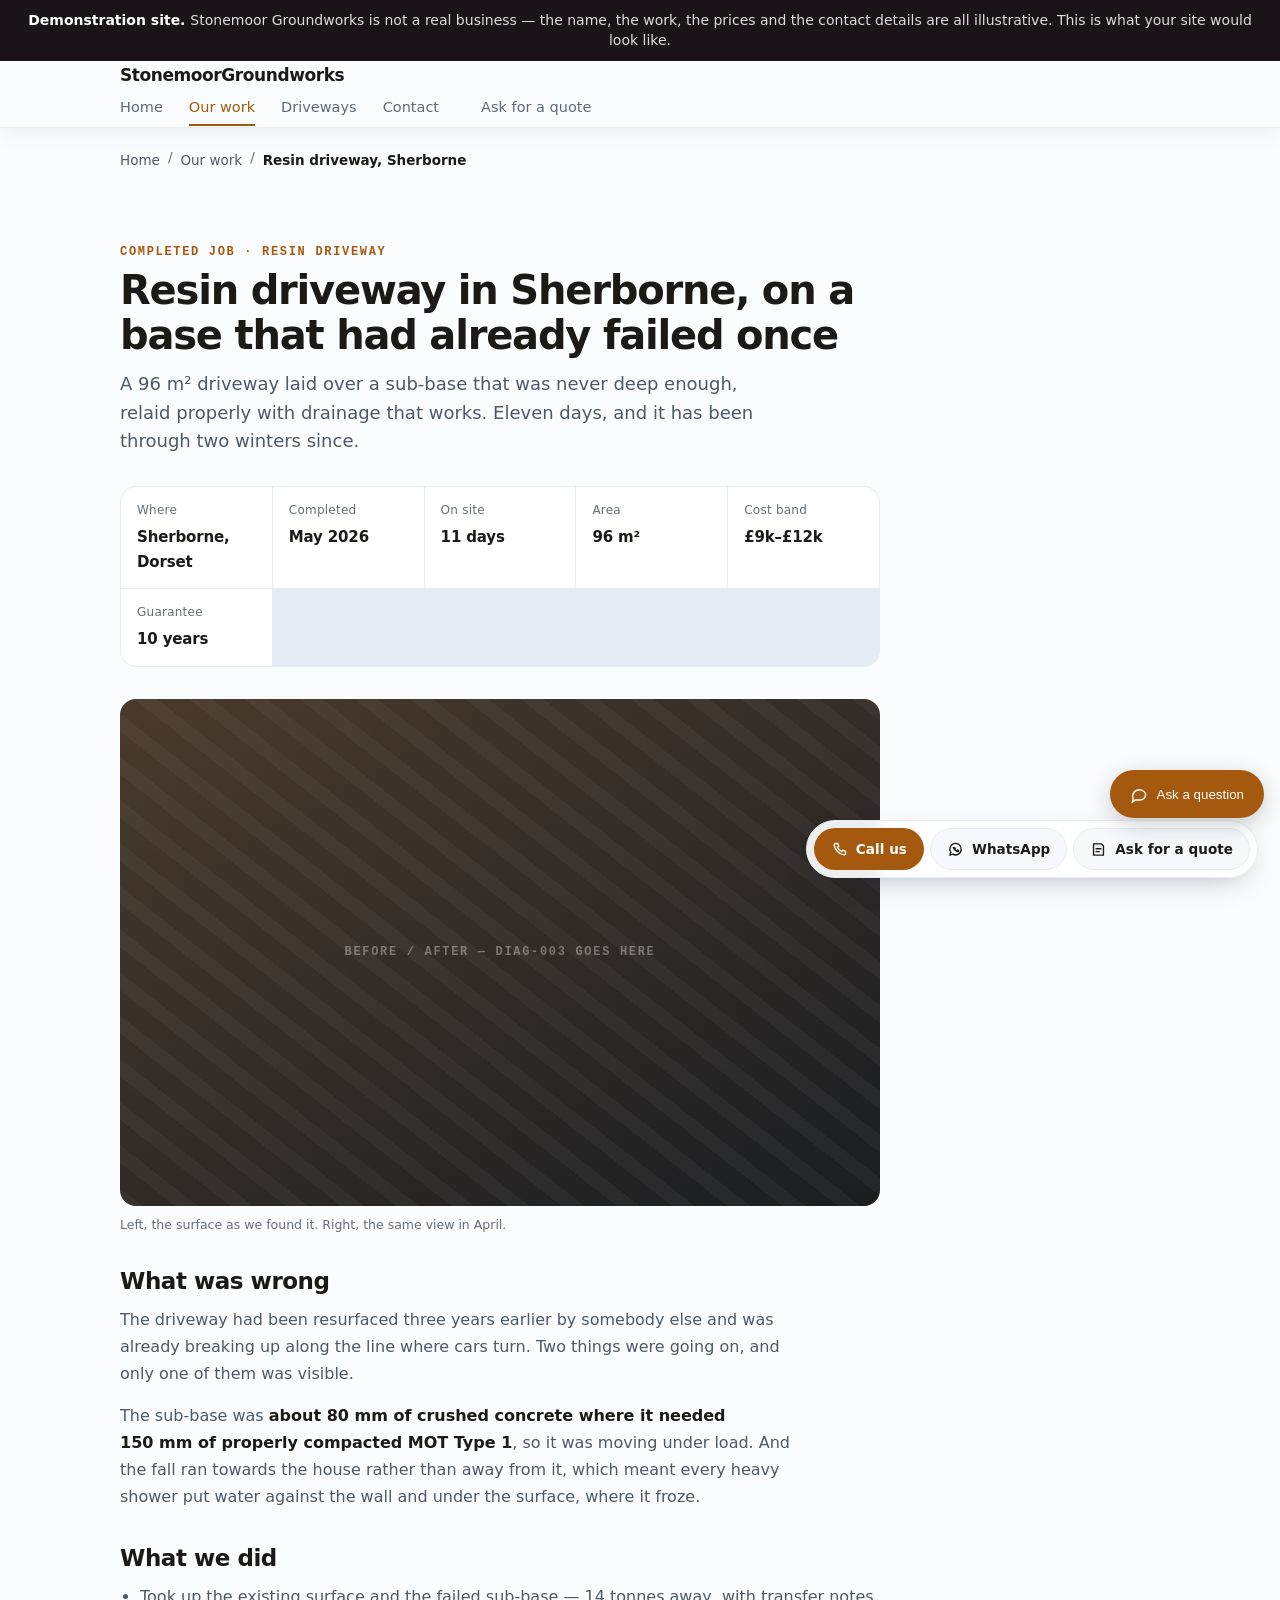
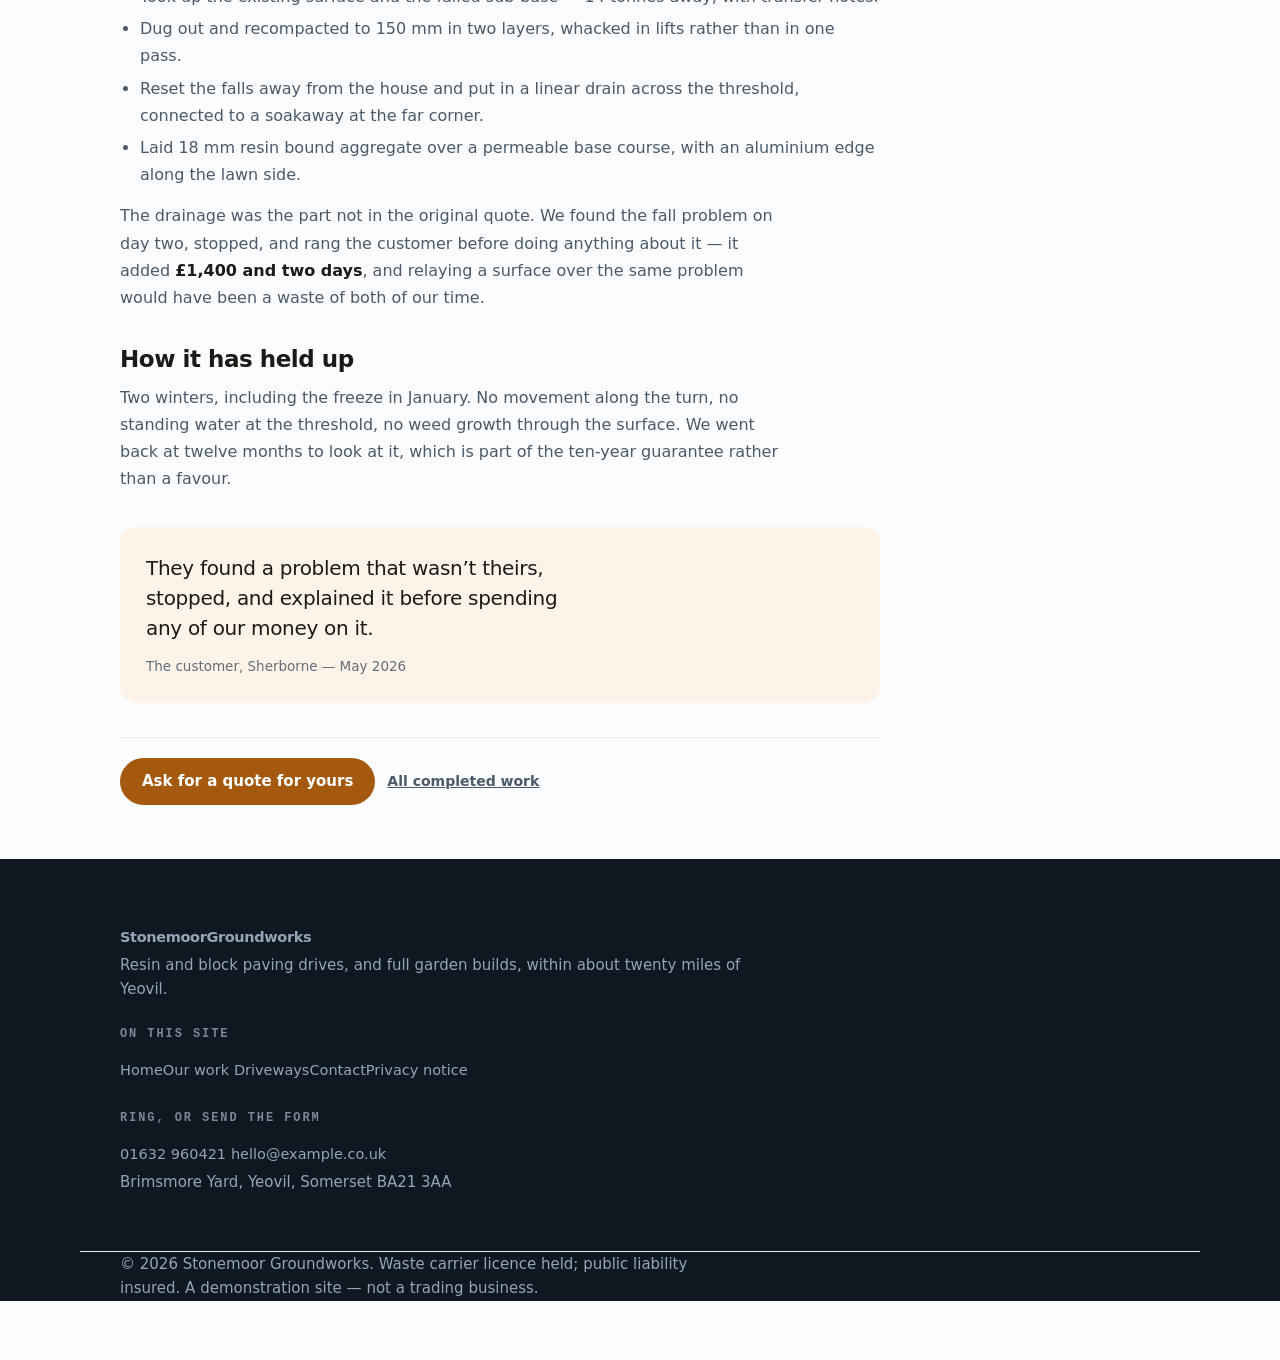
<file: site/case-study.html>
<!doctype html>
<html lang="en-GB">
<head>
<meta charset="utf-8">
<meta name="viewport" content="width=device-width,initial-scale=1">
<title>Resin driveway in Sherborne — Stonemoor Groundworks</title>
<link rel="icon" href="data:,">
<meta name="description" content="A 96 m² resin driveway in Sherborne, relaid over a failed base with new drainage. What was wrong, what it cost, how long it took and how it has held up.">
<link rel="stylesheet" href="assets/tokens.css">
<link rel="stylesheet" href="assets/site.css">
<noscript><link rel="stylesheet" href="assets/noscript.css"></noscript>
<!-- ^ this page has no [data-reveal], but site.css clips .nav to circle(0%) under 820px and only site.js opens it. Without this the navigation is unreachable. -->
<link rel="stylesheet" href="trade.css">
<link rel="stylesheet" href="assets/brand.css">
</head>
<body>
<aside aria-label="About this site" style="background:#1A1418;color:#fff;padding:10px 16px;font:600 14px/1.45 system-ui,sans-serif;text-align:center">Demonstration site. <span style="font-weight:400;opacity:.85">Stonemoor Groundworks is not a real business &mdash; the name, the work, the prices and the contact details are all illustrative. This is what your site would look like.</span></aside>
<a class="skip" href="#main">Skip to content</a>

<header class="hdr" id="hdr">
  <div class="wrap row">
    <a class="brand" href="index.html">Stonemoor<span>Groundworks</span></a>
    <nav class="nav" id="nav" aria-label="Main">
      <a href="index.html">Home</a>
      <a href="work.html" aria-current="page">Our work</a>
      <a href="service.html">Driveways</a>
      <a href="contact.html">Contact</a>
      <a class="btn btn-sm" href="service.html#quote">Ask for a quote</a>
    </nav>
    <button class="burger" id="burger" aria-label="Menu" aria-expanded="false" aria-controls="nav">
      <span></span><span></span>
    </button>
  </div>
</header>

<main id="main" tabindex="-1">

  <nav class="crumbs wrap" aria-label="Breadcrumb">
    <a href="index.html">Home</a> <span aria-hidden="true">/</span>
    <a href="work.html">Our work</a> <span aria-hidden="true">/</span>
    <span aria-current="page">Resin driveway, Sherborne</span>
  </nav>

  <!-- ==================================================================
       The fifth page, and the one a serious buyer actually reads.

       work.html is the index of finished jobs; this is one of them opened
       up. Until it existed the gallery tiles were anchors pointing nowhere,
       and the site could show that work had been done without ever saying
       what it cost, how long it took or what went wrong in the middle.

       The whole page is UI-CAS-001 - there is deliberately no page-specific
       CSS here. If this page needs a rule, the component needs it.
       ================================================================== -->
  <section class="section section-tight">
    <div class="wrap">
      <!--BEGIN UI-CAS-001-->
<style>
/* UI-CAS-001  Case study / completed job
   ---------------------------------------------------------------------------
   A repeatable composition, not a one-off page. For construction, groundworks
   and engineering this is very often the only content a serious buyer reads
   all the way through, and it is the page that decides a five-figure job.

   IND-GAL-001 is the index of work; this is one entry in it, opened up.

   The decisions that make it work:

     - IT ANSWERS THE FIVE QUESTIONS IN ORDER: what was wrong, what was done,
       what it cost, how long it took, and what happened afterwards. A trades
       "case study" that is four photographs and the word "Driveway" answers
       none of them. The cost band and the duration are the two most-skipped
       and the two most-wanted;
     - THE JOB TYPE AND THE PLACE ARE REAL TEXT IN THE HEADING. "Resin
       driveway in Sherborne" as an h1 is the local SEO; the same words in an
       alt attribute are a caption for a picture. This is the same reasoning
       the gallery is built on, and it matters more here because this page can
       rank on its own;
     - THE BEFORE/AFTER IS A SLOT, NOT A REIMPLEMENTATION. DIAG-003 already
       does the comparison slider. Building a second one here is how a library
       ends up with two of everything - which has already happened once in
       this one, and is why the builder now refuses to catalogue near-
       duplicate names;
     - THE STRUCTURED DATA IS STATIC IN THE MARKUP, AND CHECKED AGAINST THE
       PAGE. Generating it from the DOM would guarantee they agree but leaves
       nothing for a crawler that does not run scripts. So the JSON-LD ships as
       real markup, and a small script compares it against what is visible and
       complains in the console when they drift - which they always eventually
       do, because someone edits the heading and not the schema;
     - THE CUSTOMER IS NOT NAMED BY DEFAULT. "A customer in Sherborne" needs no
       permission; "Mrs Hall, 14 Brimsmore Yard" is personal data, and a
       photograph of an identifiable house alongside it is more of the same.
       Naming people is fine WITH THEIR CONSENT, recorded. The default here is
       the version that cannot go wrong.

   BEFORE IT GOES LIVE: the duration, the cost band and the result must be
   true of this job. A case study is the most quotable thing on a website and
   an invented figure in one is a misleading action under CPUT.                */

.cas{--cas-accent:var(--brand,#1D69DF);max-width:760px}

.cas-eyebrow{margin:0 0 10px;font:600 12px/1 ui-monospace,SFMono-Regular,Consolas,monospace;
  letter-spacing:.14em;text-transform:uppercase;color:var(--cas-accent)}
.cas h1{margin:0 0 12px;font-size:clamp(26px,4.4vw,40px);letter-spacing:-.03em;
  line-height:1.12;text-wrap:balance}
.cas-lede{margin:0 0 clamp(22px,3vw,30px);font-size:clamp(16px,1.9vw,18px);
  line-height:1.6;color:var(--ink-60,#5b6a79);max-width:56ch}

/* The facts, above everything else. A buyer scanning three of these pages in
   a browser tab each reads this strip and little else on the first pass. */
.cas-facts{display:grid;gap:1px;background:var(--line,#e6ecf3);
  border:1px solid var(--line,#e6ecf3);border-radius:var(--r-lg,16px);overflow:hidden;
  grid-template-columns:repeat(auto-fit,minmax(min(100%,150px),1fr));
  margin-bottom:clamp(22px,3vw,32px)}
.cas-fact{background:var(--surface,#fff);padding:14px 16px;min-width:0}
.cas-fact dt{margin:0 0 4px;font-size:12px;letter-spacing:.02em;color:var(--ink-45,#636E7A)}
.cas-fact dd{margin:0;font-size:15px;font-weight:650;letter-spacing:-.01em;
  overflow-wrap:anywhere;font-variant-numeric:tabular-nums}

/* ------------------------------------------------------------------
   The before/after slot. DIAG-003 goes here - drop its style, markup
   and script in between the markers and delete the placeholder.
   The placeholder holds a real 3:2 so nothing moves when it does.
   ------------------------------------------------------------------ */
.cas-media{margin:0 0 clamp(22px,3vw,32px)}
.cas-ph{aspect-ratio:3/2;border-radius:var(--r-lg,16px);display:grid;place-items:center;
  background:
    repeating-linear-gradient(38deg,rgba(255,255,255,.04) 0 14px,transparent 14px 34px),
    linear-gradient(150deg,color-mix(in srgb,var(--cas-accent) 26%,#2a2f36),#1a1d21);
  /* 12px is this library's floor for readable text on a phone, placeholder
     labels included. */
  color:rgba(255,255,255,.36);font:600 12px/1.5 ui-monospace,Consolas,monospace;
  letter-spacing:.14em;text-transform:uppercase;text-align:center;padding:0 20px}
.cas-cap{margin:9px 0 0;font-size:12.5px;color:var(--ink-45,#636E7A)}

.cas-body h2{margin:clamp(26px,3.4vw,34px) 0 10px;font-size:clamp(19px,2.4vw,23px);
  letter-spacing:-.02em;line-height:1.25}
.cas-body h2:first-child{margin-top:0}
.cas-body p{margin:0 0 14px;line-height:1.7;color:var(--ink-60,#5b6a79);max-width:66ch}
.cas-body strong{color:var(--ink,#0f1720)}
.cas-body ul{margin:0 0 14px;padding-left:20px;line-height:1.7;color:var(--ink-60,#5b6a79)}
.cas-body li{margin-bottom:5px}

/* The customer's words. A pull quote, not a testimonial widget: one voice
   about one job, sitting where it is relevant. UI-QUO-001 and UI-QUO-002
   handle rotating sets of quotes and are the wrong tool here. */
.cas-quote{margin:clamp(26px,3.4vw,34px) 0;padding:clamp(20px,2.8vw,26px);
  background:var(--brand-wash,#f2f7ff);border-radius:var(--r-lg,16px)}
.cas-quote blockquote{margin:0;font-size:clamp(17px,2.2vw,20px);line-height:1.5;
  letter-spacing:-.015em;font-weight:500;color:var(--ink,#0f1720);max-width:34ch}
.cas-quote figcaption{margin-top:12px;font-size:13.5px;color:var(--ink-45,#636E7A)}

.cas-next{margin-top:clamp(26px,3.4vw,34px);padding-top:20px;
  border-top:1px solid var(--line,#e6ecf3);display:flex;gap:12px;flex-wrap:wrap;
  align-items:center}
.cas-btn{display:inline-flex;align-items:center;min-height:44px;padding:11px 22px;
  border-radius:var(--r-pill,999px);background:var(--cas-accent);color:#fff;
  text-decoration:none;font-weight:650;font-size:15px}
.cas-btn:focus-visible{outline:2px solid var(--cas-accent);outline-offset:3px}
.cas-back{min-height:24px;padding-block:3px;font-size:14px;font-weight:600;
  color:var(--ink-60,#5b6a79)}
</style>

<!-- =====================================================================
     Structured data. Article, because that is what this page is: a piece
     of writing about a completed job. It is real markup rather than
     script-generated output so a crawler that does not execute JavaScript
     still gets it; the script at the foot only checks it still agrees with
     the visible page.
     ===================================================================== -->
<script type="application/ld+json" id="cas-ld">
{
  "@context": "https://schema.org",
  "@type": "Article",
  "headline": "Resin driveway in Sherborne, on a base that had already failed once",
  "datePublished": "2026-05-14",
  "author": { "@type": "Organization", "name": "Stonemoor Groundworks" },
  "publisher": { "@type": "Organization", "name": "Stonemoor Groundworks" },
  "contentLocation": { "@type": "Place", "name": "Sherborne, Dorset" },
  "about": { "@type": "Service", "name": "Resin bound driveway installation" }
}
</script>

<article class="cas">

  <p class="cas-eyebrow">Completed job &middot; Resin driveway</p>

  <h1 id="cas-h1">Resin driveway in Sherborne, on a base that had already failed once</h1>

  <p class="cas-lede">A 96&nbsp;m&sup2; driveway laid over a sub-base that was never
     deep enough, relaid properly with drainage that works. Eleven days, and it
     has been through two winters since.</p>

  <dl class="cas-facts">
    <div class="cas-fact"><dt>Where</dt><dd data-cas-place>Sherborne, Dorset</dd></div>
    <div class="cas-fact"><dt>Completed</dt>
      <dd><time datetime="2026-05-14" data-cas-date>May 2026</time></dd></div>
    <div class="cas-fact"><dt>On site</dt><dd>11 days</dd></div>
    <div class="cas-fact"><dt>Area</dt><dd>96 m&sup2;</dd></div>
    <div class="cas-fact"><dt>Cost band</dt><dd>&pound;9k&ndash;&pound;12k</dd></div>
    <div class="cas-fact"><dt>Guarantee</dt><dd>10 years</dd></div>
  </dl>

  <figure class="cas-media">
    <!--BEGIN DIAG-003 SLOT-->
    <div class="cas-ph">Before / after &mdash; DIAG-003 goes here</div>
    <!--END DIAG-003 SLOT-->
    <figcaption class="cas-cap">Left, the surface as we found it. Right, the same
      view in April.</figcaption>
  </figure>

  <div class="cas-body">

    <h2>What was wrong</h2>
    <p>The driveway had been resurfaced three years earlier by somebody else and
       was already breaking up along the line where cars turn. Two things were
       going on, and only one of them was visible.</p>
    <p>The sub-base was <strong>about 80&nbsp;mm of crushed concrete where it
       needed 150&nbsp;mm of properly compacted MOT Type 1</strong>, so it was
       moving under load. And the fall ran towards the house rather than away
       from it, which meant every heavy shower put water against the wall and
       under the surface, where it froze.</p>

    <h2>What we did</h2>
    <ul>
      <li>Took up the existing surface and the failed sub-base &mdash; 14 tonnes
          away, with transfer notes.</li>
      <li>Dug out and recompacted to 150&nbsp;mm in two layers, whacked in lifts
          rather than in one pass.</li>
      <li>Reset the falls away from the house and put in a linear drain across
          the threshold, connected to a soakaway at the far corner.</li>
      <li>Laid 18&nbsp;mm resin bound aggregate over a permeable base course, with
          an aluminium edge along the lawn side.</li>
    </ul>
    <p>The drainage was the part not in the original quote. We found the fall
       problem on day two, stopped, and rang the customer before doing anything
       about it &mdash; it added <strong>&pound;1,400 and two days</strong>, and
       relaying a surface over the same problem would have been a waste of both
       of our time.</p>

    <h2>How it has held up</h2>
    <p>Two winters, including the freeze in January. No movement along the turn,
       no standing water at the threshold, no weed growth through the surface.
       We went back at twelve months to look at it, which is part of the
       ten-year guarantee rather than a favour.</p>

  </div>

  <!-- The customer, unnamed. "A customer in Sherborne" needs no permission;
       a full name and address is personal data, and pairing it with a
       photograph of an identifiable house is more of the same. Name people
       only where consent has actually been given and recorded. -->
  <figure class="cas-quote">
    <blockquote>They found a problem that wasn&rsquo;t theirs, stopped, and
      explained it before spending any of our money on it.</blockquote>
    <figcaption>The customer, Sherborne &mdash; May 2026</figcaption>
  </figure>

  <div class="cas-next">
    <a class="cas-btn" href="#quote">Ask for a quote for yours</a>
    <a class="cas-back" href="#work">All completed work</a>
  </div>

</article>

<script>
/* UI-CAS-001 - structured-data drift check.

   Not a feature. This exists because of one specific, universal failure: the
   heading gets rewritten, the date gets corrected, and the JSON-LD above them
   keeps saying what it said in March. Nobody notices, because nothing on the
   page looks wrong - the schema is invisible, and search engines quietly index
   the stale version.

   It only warns. It never edits the page and it never edits the schema:
   deciding WHICH of the two is right is a human job, and a script that
   silently "fixed" one would eventually overwrite the correct one.

   Safe to delete before handing a site over, and worth keeping while anyone
   is still editing the copy.                                                 */
(function () {
  var tag = document.getElementById('cas-ld');
  if (!tag) return;

  var ld;
  try {
    ld = JSON.parse(tag.textContent);
  } catch (e) {
    console.warn('UI-CAS-001: the JSON-LD block does not parse (' + e.message +
                 '), so search engines are ignoring it entirely.');
    return;
  }

  var norm = function (s) { return (s || '').replace(/\s+/g, ' ').trim(); };
  var textOf = function (sel) {
    var el = document.querySelector(sel);
    return el ? norm(el.textContent) : null;
  };

  // The date is compared on the <time> element's machine-readable datetime,
  // not on what it prints: "May 2026" and "2026-05-14" are both correct and
  // comparing them would report a drift on every well-formed page.
  var timeEl = document.querySelector('[data-cas-date]');

  var checks = [
    ['headline', norm(ld.headline), textOf('#cas-h1')],
    ['datePublished', norm(ld.datePublished),
      timeEl ? timeEl.getAttribute('datetime') : null],
    ['contentLocation.name', norm(ld.contentLocation && ld.contentLocation.name),
      textOf('[data-cas-place]')]
  ];

  checks.forEach(function (c) {
    var field = c[0], inSchema = c[1], onPage = c[2];
    if (onPage === null) {
      console.warn('UI-CAS-001: nothing on the page to check "' + field +
                   '" against - the marker element has been removed.');
      return;
    }
    if (inSchema !== onPage) {
      console.warn('UI-CAS-001: "' + field + '" has drifted.' +
                   '\n  schema: ' + inSchema +
                   '\n  page  : ' + onPage +
                   '\n  Decide which is right and correct the other.');
    }
  });
})();
</script>

</div>
<!--END UI-CAS-001-->
    </div>
  </section>

</main>

<footer class="ftr">
  <div class="wrap grid">
    <div>
      <a class="brand" href="index.html">Stonemoor<span>Groundworks</span></a>
      <p>Resin and block paving drives, and full garden builds, within about twenty miles of Yeovil.</p>
    </div>
    <div>
      <h3>On this site</h3>
      <a href="index.html">Home</a><a href="work.html">Our work</a>
      <a href="service.html">Driveways</a><a href="contact.html">Contact</a><a href="privacy.html">Privacy notice</a>
    </div>
    <div>
      <h3>Ring, or send the form</h3>
      <a href="tel:+441632960421">01632 960421</a>
      <a href="mailto:hello@example.co.uk">hello@example.co.uk</a>
      <p>Brimsmore Yard, Yeovil, Somerset BA21 3AA</p>
    </div>
  </div>
  <div class="wrap rule">
    <p>&copy; 2026 Stonemoor Groundworks. Waste carrier licence held; public liability insured. A demonstration site &mdash; not a trading business.</p>
  </div>
</footer>

<!-- The assistant. It sits beside the sticky call bar on purpose and
     measures it, rather than guessing at its height - both own the bottom-right
     corner and the call button is the one control this site cannot cover. -->
<!--BEGIN UI-ASK-001-->
<style>
/* UI-ASK-001  Site assistant
   ---------------------------------------------------------------------------
   One shell at three power levels. Sell the first to everybody; sell the third
   to whoever will pay for it.

     MODE 1  SCRIPTED. A decision tree of buttons. No API, no backend, no
             request leaves the page, nothing to go wrong and nothing to bill.
             It answers the eight questions every trade is asked and hands off
             to IND-WIZ-001. This is what most clients should get, and saying
             so out loud is a large part of why they trust the rest of it.
     MODE 2  RETRIEVAL. Free text, answered from a local knowledge base by
             keyword overlap. Still no API and still no running cost. It knows
             what it does not know, which is the entire difference between
             useful and embarrassing.
     MODE 3  LLM ADAPTER. A documented seam where the client's own model goes.
             We ship the socket. We never ship the key.

   THE KEY, BECAUSE THIS IS WHERE THESE GO WRONG: there is no safe way to put
   an API key in a website. Anything the browser can read, a visitor can read -
   devtools, view-source, the network tab - and a leaked key is billed to the
   client until somebody notices. So the adapter posts to an endpoint the
   CLIENT owns, and the key lives on that server. If a client wants mode 3
   without a backend, the honest answer is that they want mode 2.

   The rest of the decisions:

     - THE BOT SAYS IT IS A BOT, in the header, permanently, not in a greeting
       that scrolls away. Under the CPUT Regulations a trader must not create
       the false impression of dealing with a person, and a support bot with a
       human name and a photograph is doing exactly that;
     - NOTHING IS STORED. A transcript is personal data under the UK GDPR the
       moment somebody types "my drive at 14 Brimsmore Yard is cracking" - and
       they do. The default here keeps the conversation in a variable that dies
       with the tab: no localStorage, no cookie, no analytics event. Wiring
       mode 3 to a server changes that, so the privacy link and the retention
       line are part of the component rather than something to remember later;
     - THERE IS A HARD FENCE around regulated advice. The refusal check runs
       BEFORE the knowledge base and before the model, so no amount of
       configuration or prompting can route around it. A chatbot on a financial
       adviser's site that answers "should I move my pension" has committed the
       firm to a personal recommendation;
     - MESSAGES ARE BUILT WITH textContent, NEVER innerHTML. In mode 3 the text
       comes from a model, which can be talked into emitting markup, and in
       mode 2 part of it comes from the visitor. One innerHTML here is a
       cross-site scripting hole on every page of the site;
     - IT KNOWS ABOUT IND-ACT-001. Both live in the bottom-right corner, and on
       a phone the sticky call bar owns the bottom of the screen. The launcher
       lifts itself clear rather than landing on top of the call button, which
       is the one control the site cannot afford to cover.                     */

.ask{--ask-accent:var(--brand,#1D69DF);
  /* Cleared by JS when IND-ACT-001 is on the page. Not a guess at its height:
     the bar is measured, because it is 56px on one breakpoint and 64px on
     another and a hardcoded number is wrong on one of them. */
  --ask-lift:0px}

/* ---- launcher ------------------------------------------------------- */
.ask-open{position:fixed;z-index:70;right:16px;
  bottom:calc(16px + var(--ask-lift) + env(safe-area-inset-bottom, 0px));
  display:inline-flex;align-items:center;gap:9px;min-height:48px;padding:12px 20px;
  border:0;border-radius:var(--r-pill,999px);cursor:pointer;
  background:var(--ask-accent);color:#fff;font:650 15px/1 inherit;
  box-shadow:0 6px 22px rgba(15,23,32,.22);
  transition:transform var(--dur-fast,.16s) var(--ease-out,ease)}
.ask-open:hover{transform:translateY(-2px)}
.ask-open:focus-visible{outline:3px solid var(--ask-accent);outline-offset:3px}
.ask-open svg{width:18px;height:18px;fill:none;stroke:currentColor;stroke-width:1.9;
  stroke-linecap:round;stroke-linejoin:round}

/* ---- panel ---------------------------------------------------------- */
.ask-panel{position:fixed;z-index:71;right:16px;
  bottom:calc(16px + var(--ask-lift) + env(safe-area-inset-bottom, 0px));
  width:min(380px,calc(100vw - 32px));
  /* dvh, not vh: on a phone with the browser chrome showing, 100vh is taller
     than the visible viewport and the foot of the panel - which is the input -
     sits under the address bar. */
  max-height:min(560px,calc(100dvh - 32px));
  display:flex;flex-direction:column;overflow:hidden;
  background:var(--surface,#fff);border:1px solid var(--line,#e6ecf3);
  border-radius:var(--r-lg,16px);box-shadow:0 18px 48px rgba(15,23,32,.2)}
.ask-panel[hidden]{display:none}

.ask-hd{display:flex;align-items:flex-start;gap:12px;padding:14px 14px 12px;
  border-bottom:1px solid var(--line,#e6ecf3);flex:0 0 auto}
.ask-hd-t{min-width:0;flex:1 1 auto}
.ask-hd-t b{display:block;font-size:15px;letter-spacing:-.01em}
/* The disclosure. Permanent, in the header, and not a greeting that scrolls
   away after four messages. */
.ask-bot{display:block;font-size:12px;color:var(--ink-45,#636E7A);margin-top:2px}
.ask-x{flex:0 0 auto;width:32px;height:32px;border:0;background:0;cursor:pointer;
  border-radius:8px;color:var(--ink-45,#636E7A);font-size:18px;line-height:1}
.ask-x:hover{background:var(--paper-alt,#f4f6f9);color:var(--ink,#0f1720)}
.ask-x:focus-visible{outline:2px solid var(--ask-accent);outline-offset:2px}

.ask-log{flex:1 1 auto;overflow-y:auto;padding:14px;display:flex;
  flex-direction:column;gap:10px;min-height:0}

.ask-m{max-width:86%;padding:10px 13px;border-radius:14px;font-size:14.5px;
  line-height:1.55;white-space:pre-wrap;overflow-wrap:anywhere}
.ask-m.bot{align-self:flex-start;background:var(--paper-alt,#f4f6f9);
  border-bottom-left-radius:5px}
.ask-m.you{align-self:flex-end;background:var(--ask-accent);color:#fff;
  border-bottom-right-radius:5px}
.ask-m.sys{align-self:stretch;max-width:100%;background:var(--warn-tint,#fdf4e7);
  color:var(--ink,#0f1720);font-size:13px;border-radius:10px}

.ask-more{display:inline-block;margin-top:7px;font-weight:650;font-size:13.5px;
  color:var(--ask-accent);min-height:24px;padding-block:3px}

.ask-chips{display:flex;flex-wrap:wrap;gap:7px;padding:0 14px 12px;flex:0 0 auto}
.ask-chip{font:600 13.5px/1 inherit;padding:9px 13px;min-height:24px;cursor:pointer;
  border:1px solid var(--line-2,#dbe4ee);background:var(--surface,#fff);
  color:var(--ink,#0f1720);border-radius:var(--r-pill,999px);text-align:left}
.ask-chip:hover{border-color:var(--ask-accent);color:var(--ask-accent)}
.ask-chip:focus-visible{outline:2px solid var(--ask-accent);outline-offset:2px}

.ask-form{display:flex;gap:8px;padding:12px 14px;border-top:1px solid var(--line,#e6ecf3);
  flex:0 0 auto}
.ask-form[hidden]{display:none}
.ask-in{flex:1 1 auto;min-width:0;font:15px/1.4 inherit;padding:11px 13px;
  border:1px solid var(--line-2,#dbe4ee);border-radius:var(--r,10px);
  background:var(--paper,#fbfcfd);color:var(--ink,#0f1720)}
.ask-in:focus-visible{outline:2px solid var(--ask-accent);outline-offset:1px;border-color:transparent}
.ask-send{flex:0 0 auto;min-width:44px;min-height:44px;border:0;cursor:pointer;
  border-radius:var(--r,10px);background:var(--ask-accent);color:#fff;font:650 14px/1 inherit}
.ask-send:focus-visible{outline:2px solid var(--ask-accent);outline-offset:2px}

.ask-ft{padding:0 14px 12px;font-size:11.5px;line-height:1.5;color:var(--ink-45,#636E7A);
  flex:0 0 auto}
.ask-ft a{color:inherit}

/* Three dots while a real request is in flight. Modes 1 and 2 never show it:
   they answer instantly, and faking a delay to seem thoughtful is a small lie
   told to somebody in a hurry. */
.ask-wait{display:flex;gap:4px;align-self:flex-start;padding:12px 13px}
.ask-wait i{width:6px;height:6px;border-radius:50%;background:var(--ink-35,#9aa8b6);
  animation:ask-b 1.1s ease-in-out infinite}
.ask-wait i:nth-child(2){animation-delay:.15s}
.ask-wait i:nth-child(3){animation-delay:.3s}
@keyframes ask-b{0%,60%,100%{opacity:.35;transform:translateY(0)}30%{opacity:1;transform:translateY(-3px)}}

.ask-sr{position:absolute;width:1px;height:1px;padding:0;margin:-1px;overflow:hidden;
  clip-path:inset(50%);white-space:nowrap;border:0}

@media (prefers-reduced-motion:reduce){
  .ask-open,.ask-open:hover{transition:none;transform:none}
  .ask-wait i{animation:none}
}
</style>

<!-- The launcher is created by the script, not written here: with scripting
     off there is nothing behind it, and a button that does nothing is worse
     than no button. The panel's markup is real, so it can be read and styled
     without running anything. -->
<div class="ask" id="ask">

  <div class="ask-panel" id="askPanel" role="dialog" aria-modal="false"
       aria-labelledby="askTitle" hidden>

    <div class="ask-hd">
      <div class="ask-hd-t">
        <b id="askTitle">Stonemoor assistant</b>
        <span class="ask-bot">Automated &mdash; you are not talking to a person</span>
      </div>
      <button type="button" class="ask-x" id="askX" aria-label="Close assistant">&#10005;</button>
    </div>

    <!-- role="log" with aria-live="polite": a screen reader hears each new
         message as it arrives without losing the visitor's place, which is
         what "log" means and what a transcript is. -->
    <div class="ask-log" id="askLog" role="log" aria-live="polite" aria-relevant="additions"></div>

    <div class="ask-chips" id="askChips"></div>

    <!-- method="post" even though this form is handled entirely in JavaScript
     and never submits. A form with no method defaults to GET, so the one
     time the script does not run - a JS error, a slow network, a blocked
     bundle - the browser puts every field the visitor typed into the URL,
     where it reaches browser history, the Referer header and every server
     log on the way. POST is the difference between a harmless reload and a
     personal-data leak nobody would ever see happen. Flagged by the Push
     Pipeline on four forms, 11 Sep 2026. -->
<form method="post" class="ask-form" id="askForm" hidden>
      <label class="ask-sr" for="askIn">Ask a question</label>
      <input class="ask-in" id="askIn" type="text" autocomplete="off"
             placeholder="Ask about prices, areas, timings&hellip;">
      <button class="ask-send" type="submit">Send</button>
    </form>

    <p class="ask-ft" id="askFt"></p>
  </div>
</div>

<script>
/* UI-ASK-001 --------------------------------------------------------------
   Configuration first. Everything a client needs to change is in this block;
   nothing below it should need editing to ship a site.                      */

var ASSIST = {
  mode: 1,                       // 1 scripted | 2 retrieval | 3 LLM adapter
  title: 'Stonemoor assistant',
  intro: 'Hello. I can answer the common questions about driveways, ' +
         'coverage and timings. What would you like to know?',

  // Where a conversation ends up. Every branch of the script leads to one of
  // these, because an assistant that answers questions and then leaves the
  // visitor on their own has done half a job.
  handoff: {
    tel:   '+441632960421',
    telLabel: '01632 960421',
    quote: '#quote',
    quoteLabel: 'Get a written quote'
  },

  // A REAL PAGE, not an in-page anchor. This was '#privacy', which
  // scrolls to nothing on every site that inlines this component -
  // and the assistant's own footer advertises it as the privacy
  // notice, right under a line about what it does with a
  // transcript. A dead link there is worse than no link. 12 Sep 2026.
  privacy: 'privacy.html',

  /* MODE 3 ONLY. The URL of an endpoint THE CLIENT OWNS, which holds the API
     key server-side and talks to the model. Null means unwired, and the
     component says so plainly rather than failing silently.

     Do not put a provider's URL here and do not put a key anywhere in this
     file. A key in client-side code is public: devtools, view-source and the
     network tab all show it, and it is billed to the client until somebody
     notices the invoice. */
  endpoint: null,

  /* Retention, shown in the footer. The default is the honest one for modes
     1 and 2, where nothing leaves the page at all. Change it the moment an
     endpoint is wired, because then it stops being true. */
  retention: 'Nothing you type here is stored or sent anywhere.'
};

/* ---- the fence ----------------------------------------------------------
   Checked BEFORE the knowledge base and before any model, so no amount of
   configuration or prompting reaches past it. Each entry is a topic the
   business must not be answering through a chat window.

   The trade set below is about liability. On a financial adviser's site the
   set is about the FCA perimeter - pension transfers, "should I invest in",
   tax planning - and answering one of those through a bot commits the firm
   to a personal recommendation it has no fact-find behind. Same mechanism,
   different list.                                                           */
/* ---- THE SENSITIVE ROUTE, AND IT RUNS BEFORE EVERYTHING ---------------
   REFUSE below stops the assistant answering things it must not answer.
   This is a different problem and a worse one: somebody has told it
   something that needs a person, and answering at all is the failure.

   "my husband died last week". "I cannot pay my mortgage". "I think I have
   been scammed". "I want to complain." A keyword-matched FAQ answer to any
   of those is close to the worst thing a small business website can do, and
   it is what every assistant without this list does - because the words
   overlap with ordinary entries. "died" hits an estate page. "cannot pay"
   hits a pricing page. The better the knowledge base, the more confidently
   it gets this wrong.

   Generalised from a regulated-sector chat governance pack, but there is
   nothing regulated about the problem: a builder is told "I have lost my job
   and I cannot pay you", and a florist is told about a funeral. Every
   vertical in this library needs this list, which is why the component now
   ships one rather than leaving it to be invented per client.

   FOUR RULES, none of them negotiable:

   1. IT RUNS FIRST. Before REFUSE, before the knowledge base, before any
      model. No configuration and no prompt routes around it.
   2. IT ENDS THE CONVERSATION. No follow-up chips, no "anything else?", no
      returning to the menu. The offer is a person and nothing else.
   3. IT DOES NOT COUNSEL. One sentence of acknowledgement, then the handover.
      An assistant attempting sympathy at length reads as a machine
      performing sympathy, which is worse than being brief.
   4. NOTHING IS STORED OR MEASURED. The transcript already dies with the tab.
      If analytics are added later this is the one path that must never carry
      what was typed - record that a sensitive route fired and its id if you
      must, never the words.

   The crisis entry deliberately carries no charity name. Signposting is a
   content decision with a duty attached: a wrong or dead number is worse
   than none, and the right service differs by nation and by year. Put the
   client's chosen route in before launch, or delete the entry. Do not ship
   the placeholder. */
var SENSITIVE = [
  { id: 'bereavement',
    on: ['died', 'passed away', 'my wife died', 'my husband died', 'bereaved',
         'bereavement', 'funeral', 'he died', 'she died', 'lost my wife',
         'lost my husband', 'lost my mum', 'lost my dad', 'probate'],
    say: 'I am very sorry. This is not something to work through with an ' +
         'assistant, and I would rather not give you a stock answer. Please ' +
         'ring us and speak to somebody - we will take it at whatever pace ' +
         'suits you, and there is no rush from our side.' },

  { id: 'hardship',
    on: ['cannot pay', 'can not pay', 'cant pay', 'struggling to pay', 'behind on',
         'in arrears', 'arrears', 'debt', 'in debt', 'repossession', 'bailiff',
         'lost my job', 'made redundant', 'cannot afford', 'cant afford'],
    say: 'Thank you for telling me. I cannot help with that here, and it is ' +
         'worth speaking to a person sooner rather than later - these things ' +
         'almost always have more options early on than later. Please ring ' +
         'us, and if free independent help would be more use we will say so.' },

  { id: 'fraud',
    on: ['scam', 'scammed', 'fraud', 'defrauded', 'been conned',
         'took my money', 'cloned firm', 'phishing'],
    say: 'Please stop and speak to a person before doing anything else. Do ' +
         'not send any further money, and do not act on instructions from ' +
         'whoever contacted you. Ring us on the number below - and if money ' +
         'has already left your account, tell your bank first, then us.' },

  { id: 'complaint',
    on: ['complain', 'complaint', 'unhappy with', 'want to complain',
         'made a mistake', 'negligent', 'mis-sold', 'mis sold', 'missold'],
    say: 'I am sorry, and a complaint should go to a person rather than ' +
         'through a chat window. We take them seriously and there is a proper ' +
         'process for it. Ring us, or ask for the complaints procedure in ' +
         'writing and we will send it.' },

  { id: 'crisis',
    /* PLACEHOLDER - REPLACE OR DELETE BEFORE LAUNCH. See the note above. */
    on: ['kill myself', 'end my life', 'suicidal', 'suicide', 'self harm',
         'want to die', 'no reason to carry on'],
    say: 'I am sorry you are going through this, and I am not the right thing ' +
         'to be talking to. Please speak to someone who can help properly - ' +
         'Samaritans are on 116 123, free, at any hour. If you are in immediate danger, please call 999.' }
];

var REFUSE = [
  { on: ['structural', 'subsidence', 'crack in my wall', 'wall is cracking',
         'load bearing', 'retaining wall failing'],
    say: 'That one needs eyes on it rather than a chat window — movement in a ' +
         'wall or a foundation can have several causes and guessing at it from a ' +
         'description would not be fair to you. Ring us and we will come and look.' },
  { on: ['asbestos'],
    say: 'Anything involving asbestos has to go to a licensed contractor, and we ' +
         'will not advise on it here. Please speak to us before disturbing it.' },
  { on: ['legal', 'sue', 'solicitor', 'dispute with my neighbour', 'planning permission'],
    say: 'I cannot help with legal or planning questions. For planning, your local ' +
         'authority is the right first call — they will tell you free of charge.' }
];

/* ---- MODE 1: the script -------------------------------------------------
   A decision tree. Every node either says something and offers choices, or
   hands off. Eight questions, which is roughly all a trade is ever asked.  */
var SCRIPT = {
  start: {
    options: [
      { label: 'What does a driveway cost?',  go: 'cost' },
      { label: 'Do you cover my area?',       go: 'area' },
      { label: 'How long does it take?',      go: 'time' },
      { label: 'What guarantee do I get?',    go: 'guarantee' },
      { label: 'Can you fix an existing drive?', go: 'repair' },
      { label: 'I would rather speak to someone', go: 'human' }
    ]
  },
  cost: {
    say: 'It depends on the surface and on what is under it. As a guide, per ' +
         'square metre:\n\n• Resin bound  £70–£110\n' +
         '• Block paving  £60–£95\n• Tarmac  £45–£70\n\n' +
         'A typical two-car drive is 25–60 m². Those are indicative and not a ' +
         'quotation — ground conditions and drainage move the number, sometimes a lot.',
    options: [
      { label: 'Why would the price change?', go: 'costwhy' },
      { label: 'Get a written quote',         go: 'quote' },
      { label: 'Something else',              go: 'start' }
    ]
  },
  costwhy: {
    say: 'Almost always the base. If the existing sub-base is sound we lay over ' +
         'it; if it is breaking up it has to come out, and that is digging, ' +
         'disposal and new stone before anything visible happens. Drainage is the ' +
         'other one — if water runs towards the house it has to be dealt with, ' +
         'and we will tell you that before we start rather than after.',
    options: [
      { label: 'Get a written quote', go: 'quote' },
      { label: 'Something else',      go: 'start' }
    ]
  },
  area: {
    say: 'We work across South Somerset and North Dorset as standard — Yeovil, ' +
         'Sherborne, Crewkerne, Chard, Martock and around. Further out we still ' +
         'come, with a travel charge on smaller jobs. The postcode checker on this ' +
         'page will tell you exactly which of those you are in.',
    options: [
      { label: 'Check my postcode', go: 'areacheck' },
      { label: 'Something else',    go: 'start' }
    ]
  },
  areacheck: {
    say: 'The checker is in the Coverage section of this page — it only needs the ' +
         'first half of your postcode, so BA20 rather than the whole thing.',
    options: [{ label: 'Something else', go: 'start' }]
  },
  time: {
    say: 'A typical two-car drive is three to five working days: a day to dig out, ' +
         'a day for the sub-base, a day to lay, and a day either side for weather. ' +
         'We do not start a job we cannot finish, so if the forecast is against us ' +
         'we will move you rather than leave you with a hole.',
    options: [
      { label: 'Get a written quote', go: 'quote' },
      { label: 'Something else',      go: 'start' }
    ]
  },
  guarantee: {
    say: 'Two of them. Ten years on the base, the sub-base and the drainage, and ' +
         'that one is insurance-backed — it stands whether or not we are still ' +
         'trading. Two years on workmanship above the base, and that one is backed ' +
         'by us rather than by an insurer. Both have their exclusions written down ' +
         'on the driveways page.',
    options: [
      { label: 'Get a written quote', go: 'quote' },
      { label: 'Something else',      go: 'start' }
    ]
  },
  repair: {
    say: 'Often, yes — if the base is sound. If a drive has sunk or is cracking ' +
         'along the line where cars turn, that is usually the base moving, and ' +
         'resurfacing over it buys you two or three years at most. We would rather ' +
         'tell you that at the quote than after.',
    options: [
      { label: 'Get a written quote', go: 'quote' },
      { label: 'Speak to someone',    go: 'human' }
    ]
  },
  quote:  { handoff: 'quote' },
  human:  { handoff: 'tel' }
};

/* ---- MODE 2: the knowledge base -----------------------------------------
   Each entry is the words a real person would use, not the words the business
   would use. "How much" and "cost" and "price" are three ways of asking one
   question and all three have to be in here.                                */
var KB = [
  { on: ['cost', 'price', 'how much', 'expensive', 'quote', 'm2', 'per metre', 'budget'],
    say: 'As a guide: resin bound £70–£110 per m², block paving ' +
         '£60–£95, tarmac £45–£70. A two-car drive is usually ' +
         '25–60 m². Indicative only — the base and the drainage move it.',
    more: { label: 'See the full pricing page', href: '#pricing' } },
  { on: ['area', 'cover', 'come to', 'postcode', 'travel', 'far', 'yeovil',
         'sherborne', 'crewkerne', 'chard', 'taunton'],
    say: 'South Somerset and North Dorset as standard, further out with a travel ' +
         'charge on smaller jobs. The coverage checker takes the first half of a ' +
         'postcode and tells you which.',
    more: { label: 'Check your postcode', href: '#area' } },
  { on: ['how long', 'time', 'days', 'weeks', 'when can you', 'lead time', 'wait'],
    say: 'Three to five working days on site for a typical two-car drive, plus ' +
         'weather. Current lead time to start is around four weeks.' },
  { on: ['guarantee', 'warranty', 'insured', 'insurance', 'covered', 'claim'],
    say: 'Ten years on the base and drainage, insurance-backed. Two years on ' +
         'workmanship, backed by us. Exclusions for both are written down rather ' +
         'than implied.',
    more: { label: 'Read the guarantees', href: '#guarantee' } },
  { on: ['weed', 'moss', 'maintain', 'clean', 'jet wash', 'sealing', 'looking after'],
    say: 'Resin needs almost nothing beyond a brush and the occasional wash. Block ' +
         'paving wants its joints re-sanded every few years, which is a ten-minute ' +
         'job and is what keeps weeds out. Avoid a jet wash on the joints.' },
  { on: ['drainage', 'water', 'puddle', 'flood', 'soakaway', 'permeable', 'suds'],
    say: 'Resin bound over a permeable base drains through, which usually avoids ' +
         'needing planning permission for a front drive. Where the fall runs towards ' +
         'a house we put in a linear drain to a soakaway.' },
  { on: ['accredit', 'checkatrade', 'waste', 'licence', 'license', 'registered', 'cscs'],
    say: 'Registered waste carrier with the Environment Agency, CSCS-carded team, ' +
         '£5m public liability, Checkatrade member since 2011. Every number is ' +
         'on the site and every one of them is checkable.',
    more: { label: 'See the registrations', href: '#credentials' } },
  { on: ['finance', 'pay monthly', 'instalments', 'credit', 'spread the cost'],
    // Deliberate: consumer credit broking is a regulated activity, and a firm
    // that is not authorised must not be arranging it - not even in a chat
    // window, and not even by saying "yes we can sort that".
    say: 'We do not offer finance and we are not authorised to arrange it, so I ' +
         'cannot help there. We can stage payments across the job — that is ' +
         'something to agree in writing at the quote.' }
];

/* ======================================================================== */
/* Nothing below here should need editing to ship a site.                    */
(function () {
  var root  = document.getElementById('ask');
  var panel = document.getElementById('askPanel');
  var log   = document.getElementById('askLog');
  var chips = document.getElementById('askChips');
  var form  = document.getElementById('askForm');
  var input = document.getElementById('askIn');
  var ft    = document.getElementById('askFt');
  if (!root || !panel) return;

  document.getElementById('askTitle').textContent = ASSIST.title;

  /* The launcher is built here rather than written in the markup: with
     scripting off there is nothing behind it, and a button that opens
     nothing is worse than no button at all. */
  var opener = document.createElement('button');
  opener.type = 'button';
  opener.className = 'ask-open';
  opener.setAttribute('aria-expanded', 'false');
  opener.setAttribute('aria-controls', 'askPanel');
  opener.innerHTML = '<svg viewBox="0 0 24 24" aria-hidden="true">' +
    '<path d="M21 12a8 8 0 0 1-8 8H7l-4 3 1.2-4.2A8 8 0 1 1 21 12Z"/></svg>';
  opener.appendChild(document.createTextNode('Ask a question'));
  root.appendChild(opener);

  /* ---- living beside IND-ACT-001 ---------------------------------------
     Both components own the bottom-right corner, and on a phone the sticky
     call bar owns the whole bottom edge. Measure it rather than guessing:
     it is one height under 768px and a floating pill above it, so any
     hardcoded number is wrong at one of the two. */
  var watched = null;

  function lift() {
    /* Look the bar up EVERY time rather than caching it at init. On a real
       page the assistant is inlined above the call bar, so at the moment this
       script first runs the bar is not in the DOM yet - a cached null meant
       a lift of zero and a launcher sitting directly on the call button,
       which is the one control the site cannot afford to cover. Measured on
       both templates before this was caught. */
    var bar = document.querySelector('.iab');
    var h = 0;
    if (bar) {
      var cs = getComputedStyle(bar);
      // The bar is a full-width strip under 768px and a floating pill above
      // it, and it is 58px at one size and 74px at another. Measure it.
      if (cs.display !== 'none' && cs.position === 'fixed') h = bar.offsetHeight + 8;

      if (window.ResizeObserver && watched !== bar) {
        watched = bar;
        new ResizeObserver(lift).observe(bar);
      }
    }
    root.style.setProperty('--ask-lift', h + 'px');
  }

  lift();
  window.addEventListener('resize', lift);
  // Both, and neither is redundant: DOMContentLoaded catches the bar that was
  // still below this script in the document, and load catches a layout that
  // settles late. lift() is idempotent, so running it three times costs
  // nothing and missing it once costs the call button.
  document.addEventListener('DOMContentLoaded', lift);
  window.addEventListener('load', lift);

  /* ---- rendering -------------------------------------------------------
     textContent throughout. In mode 3 this text comes from a model, which
     can be talked into emitting markup; in mode 2 the visitor's own words
     are echoed back. One innerHTML here would be a cross-site scripting
     hole on every page of the site. The single exception is the launcher
     icon above, which is a literal in this file and contains no data. */
  function say(text, who, more) {
    var m = document.createElement('div');
    m.className = 'ask-m ' + (who || 'bot');
    m.appendChild(document.createTextNode(text));
    if (more && more.href) {
      var a = document.createElement('a');
      a.className = 'ask-more';
      a.href = more.href;
      a.textContent = more.label || 'Read more';
      m.appendChild(document.createElement('br'));
      m.appendChild(a);
    }
    log.appendChild(m);
    log.scrollTop = log.scrollHeight;
    return m;
  }

  function offer(options) {
    chips.textContent = '';
    (options || []).forEach(function (o) {
      var b = document.createElement('button');
      b.type = 'button';
      b.className = 'ask-chip';
      b.textContent = o.label;
      b.addEventListener('click', function () {
        say(o.label, 'you');
        chips.textContent = '';
        go(o.go);
      });
      chips.appendChild(b);
    });
  }

  function handoff(kind) {
    var h = ASSIST.handoff;
    if (kind === 'tel') {
      say('Ring the office on ' + h.telLabel + ' — somebody who does the work ' +
          'answers it, not a call centre.', 'bot', { label: h.telLabel, href: 'tel:' + h.tel });
    } else {
      say('The quote form takes about a minute and we come and measure it either way.',
          'bot', { label: h.quoteLabel, href: h.quote });
    }
    offer([{ label: 'Ask something else', go: 'start' }]);
  }

  function go(id) {
    var node = SCRIPT[id];
    if (!node) { go('start'); return; }
    if (node.handoff) { handoff(node.handoff); return; }
    if (node.say) say(node.say, 'bot');
    offer(node.options);
  }

  /* ---- the fence, and the matcher --------------------------------------
     Scoring is deliberately dull: how many of an entry's phrases appear in
     what was typed, longer phrases counting for more so that "how much"
     beats a stray "much". A cleverer scorer would be harder to predict, and
     the failure that matters here is not a slightly worse answer - it is a
     confident answer to a question the entry was not about. */
  function normalise(s) {
    return ' ' + String(s).toLowerCase().replace(/[^a-z0-9£\s]/g, ' ')
      .replace(/\s+/g, ' ').trim() + ' ';
  }

  function score(text, phrases) {
    var t = normalise(text), n = 0;
    phrases.forEach(function (p) {
      if (t.indexOf(' ' + p + ' ') > -1 || t.indexOf(normalise(p).slice(1)) > -1) {
        n += p.indexOf(' ') > -1 ? 3 : 1;
      }
    });
    return n;
  }

  /* Scored the same way as everything else, but checked first and satisfied
     by a single match. Everywhere else here a low score means "probably not
     about that" and the cost of being wrong is a slightly off answer. These
     costs are not symmetric: offering a person to somebody who did not need
     one is a small irritation, and answering a bereavement with a pricing
     page is not. */
  function sensitive(text) {
    for (var i = 0; i < SENSITIVE.length; i++) {
      if (score(text, SENSITIVE[i].on) > 0) return SENSITIVE[i];
    }
    return null;
  }

  function refused(text) {
    for (var i = 0; i < REFUSE.length; i++) {
      if (score(text, REFUSE[i].on) > 0) return REFUSE[i].say;
    }
    return null;
  }

  function lookup(text) {
    var best = null, bestScore = 0;
    KB.forEach(function (e) {
      var s = score(text, e.on);
      if (s > bestScore) { bestScore = s; best = e; }
    });
    return bestScore >= 1 ? best : null;
  }

  function dunno() {
    say('I do not know that one, and I would rather say so than guess. ' +
        'Ring the office on ' + ASSIST.handoff.telLabel + ' and somebody will tell ' +
        'you properly.', 'bot',
        { label: ASSIST.handoff.telLabel, href: 'tel:' + ASSIST.handoff.tel });
  }

  /* ---- mode 3 ----------------------------------------------------------
     A socket. The request goes to the CLIENT's endpoint, which holds the key
     and talks to the model; nothing about a provider is known here. With no
     endpoint configured it says so and drops to mode 2, which is also what
     it does when a wired endpoint is down - the visitor gets the knowledge
     base rather than a dead window. */
  function waiting(on) {
    var w = document.getElementById('askWait');
    if (on && !w) {
      w = document.createElement('div');
      w.className = 'ask-wait'; w.id = 'askWait';
      for (var i = 0; i < 3; i++) w.appendChild(document.createElement('i'));
      w.setAttribute('aria-label', 'Thinking');
      log.appendChild(w); log.scrollTop = log.scrollHeight;
    } else if (!on && w) { w.remove(); }
  }

  function ask3(text) {
    if (!ASSIST.endpoint) {
      say('Mode 3 has no endpoint configured, so there is nothing to ask. ' +
          'Answering from the local knowledge base instead — which is exactly ' +
          'what this does on a real site when the backend is down.', 'sys');
      return ask2(text);
    }
    waiting(true);
    fetch(ASSIST.endpoint, {
      method: 'POST',
      headers: { 'Content-Type': 'application/json' },
      body: JSON.stringify({ question: text })
    }).then(function (r) {
      if (!r.ok) throw new Error('HTTP ' + r.status);
      return r.json();
    }).then(function (data) {
      waiting(false);
      var answer = data && typeof data.answer === 'string' ? data.answer : '';
      if (!answer) throw new Error('empty answer');
      say(answer, 'bot');
    })['catch'](function (e) {
      waiting(false);
      say('The assistant is not reachable at the moment (' + e.message +
          '). Falling back to what this page knows.', 'sys');
      ask2(text);
    });
  }

  function ask2(text) {
    var hit = lookup(text);
    if (hit) say(hit.say, 'bot', hit.more); else dunno();
  }

  function ask(text) {
    /* FIRST - before the fence, before the knowledge base, before the model.
       It clears the chips as well as answering, so the conversation actually
       stops instead of offering "anything else?" under a bereavement. */
    var care = sensitive(text);
    if (care) {
      chips.textContent = '';
      say(care.say, 'bot',
          { label: ASSIST.handoff.telLabel, href: 'tel:' + ASSIST.handoff.tel });
      return;
    }

    var stop = refused(text);
    if (stop) { say(stop, 'bot'); return; }        // before the KB, before the model
    if (ASSIST.mode === 3) ask3(text); else ask2(text);
  }

  form.addEventListener('submit', function (e) {
    e.preventDefault();
    var v = input.value.trim();
    if (!v) return;
    say(v, 'you');
    input.value = '';
    ask(v);
  });

  /* ---- open, close, and where focus goes ------------------------------- */
  function start() {
    log.textContent = '';
    chips.textContent = '';
    say(ASSIST.intro, 'bot');
    if (ASSIST.mode === 1) { form.hidden = true; offer(SCRIPT.start.options); }
    else { form.hidden = false; }
    ft.textContent = '';
    ft.appendChild(document.createTextNode(ASSIST.retention + ' '));
    var a = document.createElement('a');
    a.href = ASSIST.privacy; a.textContent = 'Privacy notice';
    ft.appendChild(a);
  }

  function open() {
    panel.hidden = false;
    opener.setAttribute('aria-expanded', 'true');
    opener.style.display = 'none';
    if (!log.childNodes.length) start();
    (ASSIST.mode === 1 ? (chips.querySelector('button') || panel) : input).focus();
  }

  function close() {
    panel.hidden = true;
    opener.style.display = '';
    opener.setAttribute('aria-expanded', 'false');
    opener.focus();                 // never leave focus on a hidden element
  }

  opener.addEventListener('click', open);
  document.getElementById('askX').addEventListener('click', close);
  document.addEventListener('keydown', function (e) {
    if (e.key === 'Escape' && !panel.hidden) close();
  });

  // Demo only - the mode buttons above the component. Delete with them.
  var btns = document.querySelectorAll('.demo-btns button[data-mode]');
  Array.prototype.forEach.call(btns, function (b) {
    b.addEventListener('click', function () {
      Array.prototype.forEach.call(btns, function (o) {
        o.setAttribute('aria-pressed', o === b ? 'true' : 'false');
      });
      ASSIST.mode = parseInt(b.getAttribute('data-mode'), 10);
      if (!panel.hidden) start(); else log.textContent = '';
    });
  });
})();
</script>

</div>
<!--END UI-ASK-001-->

<!--BEGIN IND-ACT-001-->
<style>
/* IND-ACT-001  Sticky action bar
   Call, WhatsApp and Quote permanently within thumb reach on a phone.

   The decisions that make it work:

     - TWO PRESENTATIONS, ONE COMPONENT. Under 768px it is a full-width bar
       across the foot of the screen, which is where a thumb rests. Above
       768px that would be an intrusion, so it becomes a compact pill in the
       bottom-right corner instead - still there, no longer in the way;
     - THREE ACTIONS, NEVER FOUR. A fourth turns a decision into a toolbar,
       and toolbars get ignored;
     - IT DOES NOT HIDE ON SCROLL. Hiding a call button to reclaim thirty
       pixels defeats the only reason it exists;
     - IT DOES HIDE WHEN A FIELD IS FOCUSED. This is the bug almost every
       version of this component ships with: on Android the keyboard pushes
       the viewport up and a bottom-fixed bar lands directly on top of the
       input being typed into. Focus in, bar out;
     - IT GIVES BACK THE SPACE IT TAKES. A fixed bar covers the foot of the
       page, so the script adds its own height to the body as padding - plus
       env(safe-area-inset-bottom), which is what clears the iPhone home
       indicator. Without that inset the bottom row of a bar sits under the
       gesture area and is genuinely hard to press.

   WhatsApp here is an ordinary wa.me link, not an embed. No script, no pixel,
   nothing loaded from Meta - it is user-initiated outbound navigation like
   any other link, so there is no consent question to answer. Do not swap it
   for the official chat widget without asking; that one does set cookies.

   Targets are 48px. WCAG 2.2 SC 2.5.8 asks for 24; this is a phone, and the
   whole component is a bet on it being pressed. */

.iab{position:fixed;z-index:60;left:0;right:0;bottom:0;
  display:flex;gap:8px;padding:8px 10px;
  padding-bottom:calc(8px + env(safe-area-inset-bottom, 0px));
  background:color-mix(in srgb, var(--surface,#fff) 92%, transparent);
  backdrop-filter:blur(10px);-webkit-backdrop-filter:blur(10px);
  border-top:1px solid var(--line,#e6ecf3);
  transform:translateY(0);
  transition:transform var(--dur,.26s) var(--ease-out,cubic-bezier(.2,.7,.3,1));
  font:16px/1.4 inherit}
.iab[data-hidden="1"]{transform:translateY(110%)}

.iab a{flex:1 1 0;min-width:0;display:flex;flex-direction:column;align-items:center;
  justify-content:center;gap:3px;min-height:48px;padding:6px 4px;
  border-radius:var(--r,10px);text-decoration:none;font-size:12.5px;font-weight:600;
  letter-spacing:.005em;border:1px solid transparent}
.iab a svg{width:20px;height:20px;fill:none;stroke-width:1.9;
  stroke-linecap:round;stroke-linejoin:round}
.iab a:focus-visible{outline:2px solid var(--ink,#0f1720);outline-offset:2px}

.iab .a-call{background:var(--brand,#1D69DF);color:#fff}
.iab .a-call svg{stroke:#fff}
.iab .a-wa{background:var(--paper-alt,#f6f8fb);color:var(--ink,#0f1720);
  border-color:var(--line,#e6ecf3)}
.iab .a-wa svg{stroke:currentColor}
.iab .a-quote{background:var(--paper-alt,#f6f8fb);color:var(--ink,#0f1720);
  border-color:var(--line,#e6ecf3)}
.iab .a-quote svg{stroke:currentColor}

/* Desktop: the same markup, re-laid out as an unobtrusive pill. Labels sit
   beside the icons here because there is room, and the whole thing shrinks
   out of the reading column. */
@media (min-width:768px){
  .iab{left:auto;right:22px;bottom:22px;gap:6px;padding:7px;
    border:1px solid var(--line,#e6ecf3);border-radius:var(--r-pill,999px);
    box-shadow:0 10px 30px -12px rgba(16,32,48,.35)}
  .iab a{flex:0 0 auto;flex-direction:row;gap:8px;padding:0 16px;min-height:42px;
    border-radius:var(--r-pill,999px);font-size:13.5px}
  .iab a svg{width:17px;height:17px}
  .iab[data-hidden="1"]{transform:translateY(0)}
}

@media (prefers-reduced-motion:reduce){
  .iab{transition:none}
}
</style>

<!-- role="complementary" rather than "group": a group is not a landmark, so
     everything in this bar counted as content outside any landmark - 10 axe
     "region" findings on a five-page site, all of them this one element and
     one demo banner. A persistent contact bar is complementary content: it
     is related to the page without being part of it. 11 Sep 2026. -->
<div class="iab" id="iab" role="complementary" aria-label="Contact us">
  <a class="a-call" href="tel:+441632960422">
    <svg viewBox="0 0 24 24" aria-hidden="true"><path d="M6.5 3.5h3l1.5 4-2 1.3a12 12 0 0 0 6.2 6.2l1.3-2 4 1.5v3a2 2 0 0 1-2.2 2A16.5 16.5 0 0 1 4.5 5.7 2 2 0 0 1 6.5 3.5Z"/></svg>
    <span>Call us</span>
  </a>
  <a class="a-wa" href="https://wa.me/441935123456" rel="noopener nofollow" target="_blank">
    <svg viewBox="0 0 24 24" aria-hidden="true"><path d="M20 11.6a8 8 0 0 1-11.9 7L4 20l1.5-4A8 8 0 1 1 20 11.6Z"/><path d="M9 9.4c.5 2.3 2.3 4.1 4.6 4.6l1-1.3 1.8.8v1.4c-2.9.4-6.4-2.6-6.9-5.6h1.4l.8 1.8Z"/></svg>
    <span>WhatsApp</span>
  </a>
  <a class="a-quote" href="#quote">
    <svg viewBox="0 0 24 24" aria-hidden="true"><path d="M5 4h11l3 3v13H5z"/><path d="M8.5 11h7M8.5 15h4.5"/></svg>
    <span>Ask for a quote</span>
  </a>
</div>

<script>
(function(){
  'use strict';

  var bar = document.getElementById('iab');
  if (!bar) return;

  var MOBILE = '(max-width: 767px)';
  var mq = window.matchMedia ? window.matchMedia(MOBILE) : null;

  /* Give back the space the bar takes, but only in the full-width mobile
     layout - the desktop pill floats in the corner and occludes nothing
     worth reserving a strip for. The safe-area inset is added on top,
     because on a notched iPhone the bar's own padding sits INSIDE the
     gesture area and the page still needs clearing past it. */
  /* Give back the space the bar takes, but only in the full-width mobile
     layout - the desktop pill floats in the corner and occludes nothing
     worth reserving a strip for.

     The page's own bottom padding is re-read every time rather than cached.
     Caching it looks tidier and is quietly wrong: whatever value happened to
     be in force when the component first ran gets treated as the truth for
     the rest of the session, so a layout whose padding changes at a
     breakpoint ends up composed against a stale base. Clearing our own
     inline value first exposes the stylesheet's real number, every time, in
     the same frame - so there is no flash and nothing to go out of date. */
  function reserve(){
    var body = document.body;
    if (!body) return;
    body.style.paddingBottom = '';
    var want = (!mq || mq.matches) ? bar.offsetHeight : 0;
    if (!want) return;                 /* desktop: the page keeps its own padding */
    var base = parseFloat(getComputedStyle(body).paddingBottom) || 0;
    /* env() again on top, because the bar's own padding sits INSIDE the
       iPhone gesture area - the page still needs clearing past it. */
    body.style.paddingBottom = 'calc(' + (base + want) +
      'px + env(safe-area-inset-bottom, 0px))';
  }

  /* The Android keyboard case. When a field takes focus the on-screen
     keyboard raises the visual viewport and a bottom-fixed element lands on
     the field being typed into.

     Focus alone is not proof a keyboard opened - a hardware keyboard, a
     stylus, or a desktop browser all move focus without taking any space -
     so where visualViewport exists we require the viewport to have ACTUALLY
     shrunk. Without that API we fall back to inferring from focus, which is
     the safe way round: hiding a bar that did not need hiding costs nothing,
     leaving it sitting over the field costs the enquiry.

     Hiding is not only a transform. A bar slid off the bottom of the screen
     is still in the tab order and still read aloud, so a keyboard user tabs
     into three links they cannot see. inert removes it from both at once,
     with a tabindex fallback for engines that do not have it yet. */
  function isField(el){
    if (!el || !el.tagName) return false;
    var t = el.tagName.toLowerCase();
    return t === 'input' || t === 'textarea' || t === 'select' || el.isContentEditable;
  }

  function keyboardOpen(){
    if (!isField(document.activeElement)) return false;
    /* The desktop pill sits in a corner and covers no field, so it never
       hides - and must never be made inert, or it becomes unreachable. */
    if (mq && !mq.matches) return false;
    var vv = window.visualViewport;
    if (!vv) return true;
    return vv.height < window.innerHeight * 0.82;
  }

  var links = bar.querySelectorAll('a');
  function sync(){
    var hide = keyboardOpen();
    if (hide) bar.setAttribute('data-hidden', '1');
    else bar.removeAttribute('data-hidden');
    bar.setAttribute('aria-hidden', hide ? 'true' : 'false');
    if ('inert' in bar){
      bar.inert = hide;
    } else {
      for (var i = 0; i < links.length; i++){
        if (hide) links[i].setAttribute('tabindex', '-1');
        else links[i].removeAttribute('tabindex');
      }
    }
  }

  document.addEventListener('focusin', sync);
  document.addEventListener('focusout', function(){
    /* A tick, so moving between two fields does not flash the bar back. */
    setTimeout(sync, 60);
  });
  if (window.visualViewport){
    window.visualViewport.addEventListener('resize', sync, { passive: true });
    window.visualViewport.addEventListener('scroll', sync, { passive: true });
  }
  sync();

  /* Window resize is registered ALWAYS, not merely as a fallback for a
     missing ResizeObserver. Crossing the 768px breakpoint - a tablet turned
     on its side - changes which layout applies without necessarily
     delivering a ResizeObserver entry in time, and the reserved mobile strip
     would then stay behind as a band of dead space under a desktop pill.
     reserve() is idempotent, so having three routes into it is free. */
  window.addEventListener('resize', reserve);
  if (window.ResizeObserver) new ResizeObserver(reserve).observe(bar);
  if (mq){
    if (mq.addEventListener) mq.addEventListener('change', reserve);
    else if (mq.addListener) mq.addListener(reserve);
  }
  /* Measured at three points, because any one of them can be the first
     moment the bar has a real height: now, after the next paint, and once
     webfonts and stylesheets have settled. reserve() is idempotent, so
     running it three times costs nothing. */
  reserve();
  if (window.requestAnimationFrame) requestAnimationFrame(reserve);
  window.addEventListener('load', reserve);
})();
</script>

</div>
<!--END IND-ACT-001-->

<script src="assets/site.js"></script>
</body>
</html>
</file>
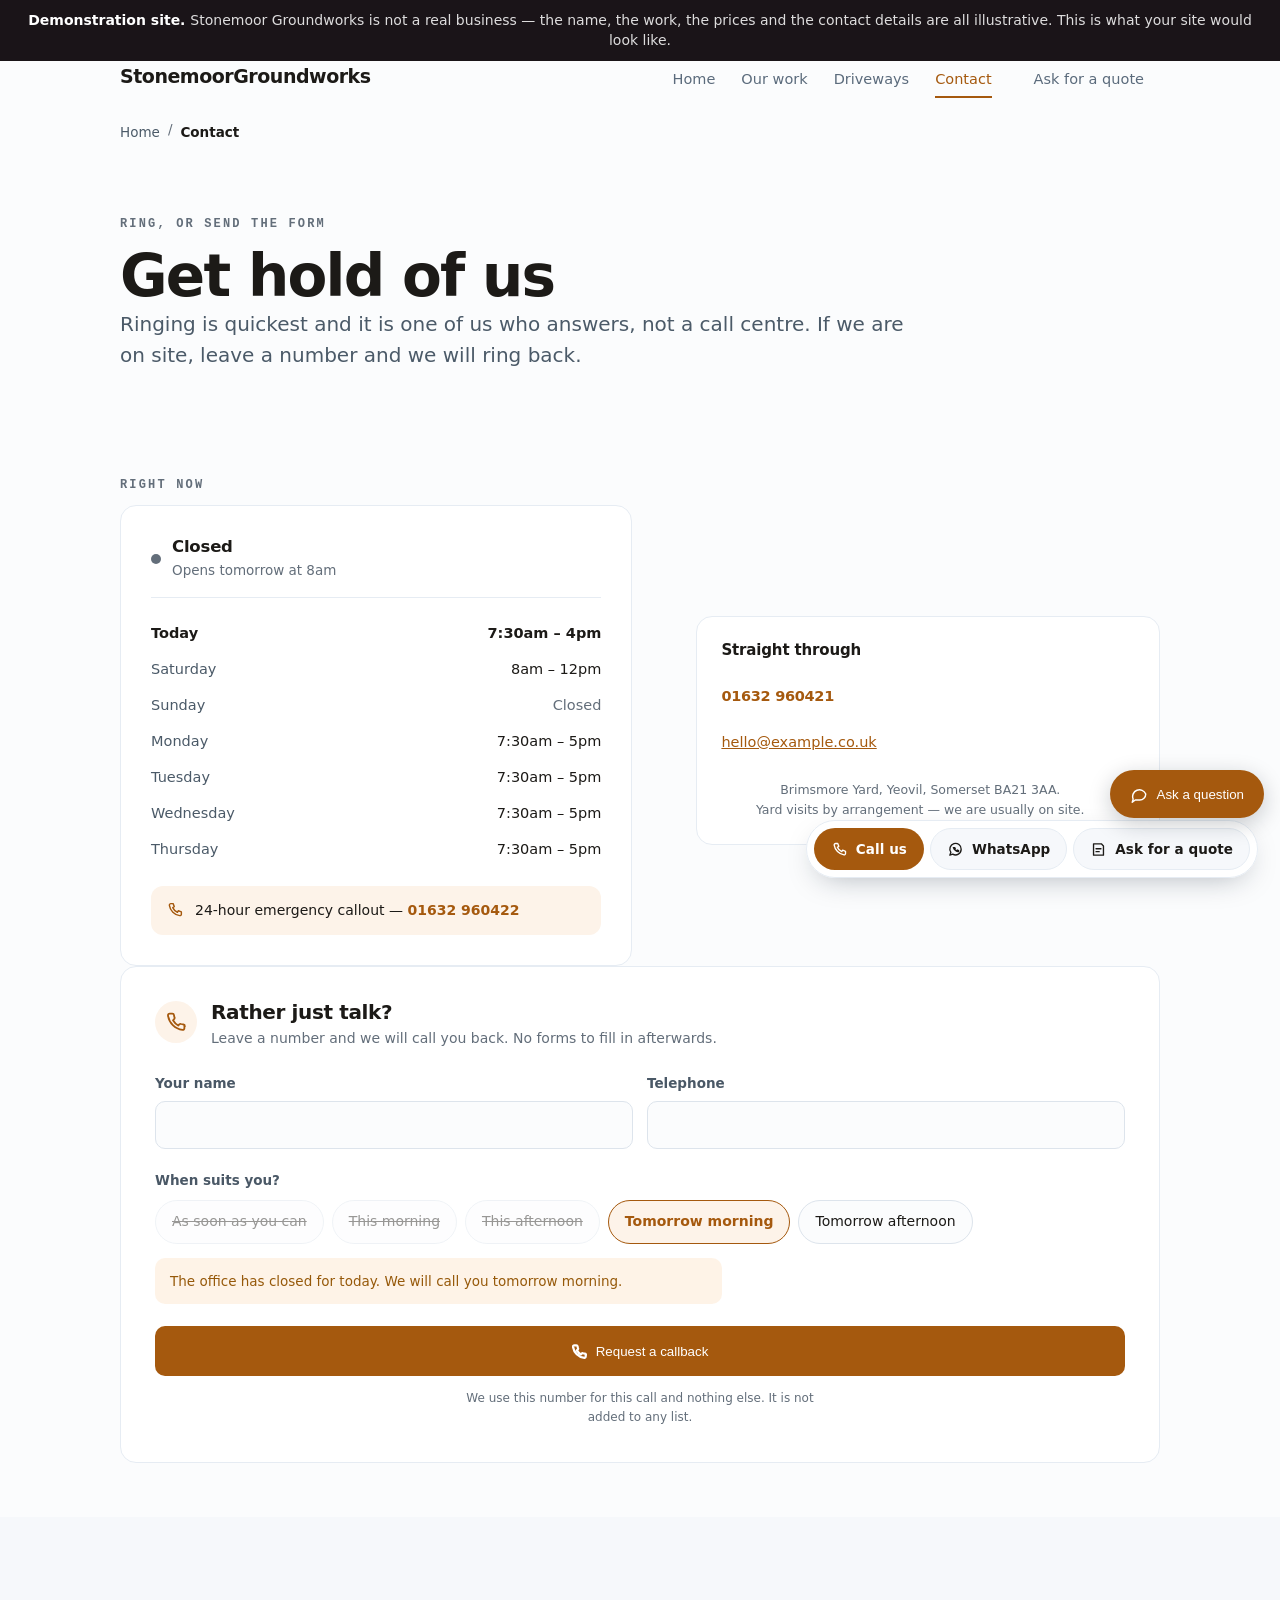
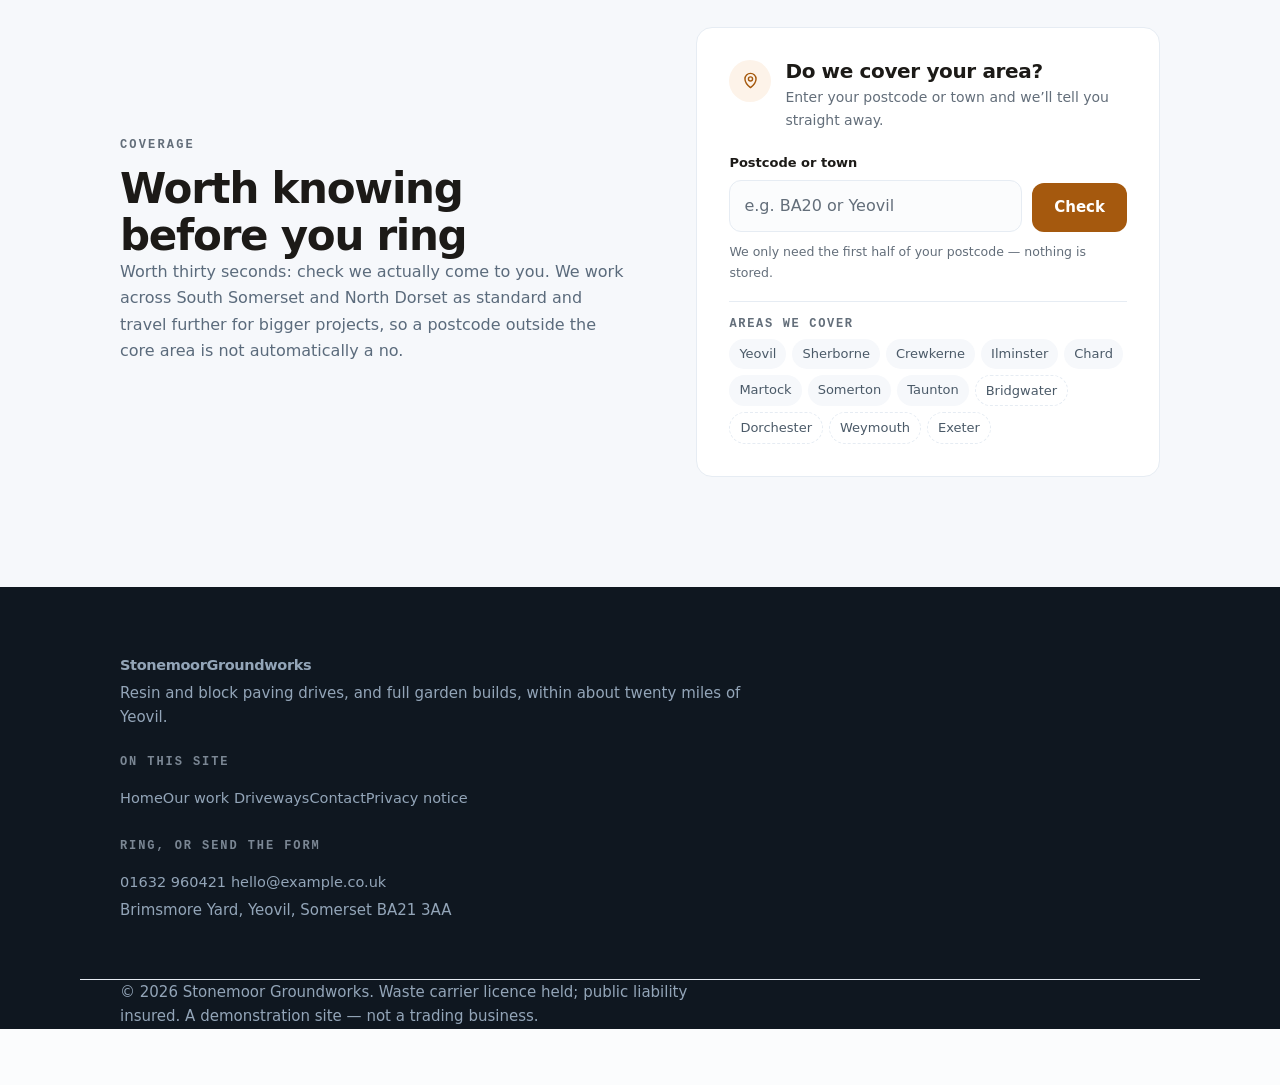
<file: site/contact.html>
<!doctype html>
<html lang="en-GB">
<head>
<meta charset="utf-8">
<meta name="viewport" content="width=device-width,initial-scale=1">
<title>Contact — Stonemoor Groundworks</title>
<link rel="icon" href="data:,">
<meta name="description" content="Ring, request a callback, or check whether we cover your postcode. Yeovil, Sherborne, Crewkerne, Chard and Taunton.">
<link rel="stylesheet" href="assets/tokens.css">
<link rel="stylesheet" href="assets/site.css">
<noscript><link rel="stylesheet" href="assets/noscript.css"></noscript>
<!-- ^ site.css hides every [data-reveal] until site.js reveals it. Without this the page is empty without JavaScript. -->
<link rel="stylesheet" href="trade.css">
<link rel="stylesheet" href="assets/brand.css">
</head>
<body>
<aside aria-label="About this site" style="background:#1A1418;color:#fff;padding:10px 16px;font:600 14px/1.45 system-ui,sans-serif;text-align:center">Demonstration site. <span style="font-weight:400;opacity:.85">Stonemoor Groundworks is not a real business &mdash; the name, the work, the prices and the contact details are all illustrative. This is what your site would look like.</span></aside>
<a class="skip" href="#main">Skip to content</a>

<header class="hdr" id="hdr">
  <div class="wrap row">
    <a class="brand" href="index.html">Stonemoor<span>Groundworks</span></a>
    <nav class="nav" id="nav" aria-label="Main">
      <a href="index.html">Home</a>
      <a href="work.html">Our work</a>
      <a href="service.html">Driveways</a>
      <a href="contact.html" aria-current="page">Contact</a>
      <a class="btn btn-sm" href="service.html#quote">Ask for a quote</a>
    </nav>
    <button class="burger" id="burger" aria-label="Menu" aria-expanded="false" aria-controls="nav">
      <span></span><span></span>
    </button>
  </div>
</header>

<main id="main" tabindex="-1">

  <nav class="crumbs wrap" aria-label="Breadcrumb">
    <a href="index.html">Home</a> <span aria-hidden="true">/</span> <span aria-current="page">Contact</span>
  </nav>

  <section class="section section-tight">
    <div class="wrap">
      <p class="eyebrow">Ring, or send the form</p>
      <h1>Get hold of us</h1>
      <p class="lede measure">Ringing is quickest and it is one of us who answers, not
        a call centre. If we are on site, leave a number and we will ring back.</p>
    </div>
  </section>

  <section class="section section-tight">
    <div class="wrap split">

      <div data-reveal>
        <!-- Hours first, because "are they open" decides whether someone
             rings now or gives up. It computes in OUR timezone, so a visitor
             abroad is not told we are shut when we are not. -->
        <p class="eyebrow">Right now</p>
        <!--BEGIN IND-HRS-001-->
<style>
/* IND-HRS-001  Opening hours with an open-now state
   Answers "are they open" and, for an emergency trade, "will anyone actually
   answer at eleven at night".

   The decisions that make it work:

     - IT IS COMPUTED IN THE BUSINESS'S TIMEZONE, not the visitor's. A phone
       set to Madrid looking at a Somerset roofer must not be told they are
       shut at 5.30pm. Intl.DateTimeFormat with an explicit timeZone gives
       the business's own wall clock, and British Summer Time then handles
       itself with no date arithmetic anywhere in this file;
     - IT SAYS WHAT HAPPENS NEXT. "Closed" is half an answer. "Closed - opens
       Monday at 8am" is the whole one, and it is the difference between a
       visitor waiting and a visitor leaving;
     - BANK HOLIDAYS ARE DATED OVERRIDES. A plain Monday-to-Friday table
       cheerfully claims to be open at 9am on Boxing Day, which is precisely
       the morning somebody reads it. Overrides win over the weekday table,
       and an empty override means closed all day;
     - OVERNIGHT AND SPLIT DAYS BOTH WORK. 22:00-06:00 crosses midnight;
       09:00-13:00 plus 14:00-17:00 is a lunch closure. Both are common and
       both break naive implementations;
     - THE EMERGENCY LINE REPLACES "CLOSED" where one is configured, because
       for a leak or a lockout the out-of-hours number is the only thing on
       the page that matters.

   It re-checks on a timer and when the tab is brought back, so a page left
   open across 5pm does not keep insisting the office is open. */

.hrs{background:var(--surface,#fff);border:1px solid var(--line,#e6ecf3);
  border-radius:var(--r-lg,16px);padding:clamp(22px,4vw,30px);position:relative;overflow:hidden}

.hrs-now{display:flex;align-items:center;gap:11px;margin:0 0 18px;padding:0 0 16px;
  border-bottom:1px solid var(--line,#e6ecf3)}
.hrs-dot{flex:0 0 auto;width:10px;height:10px;border-radius:50%;position:relative;
  background:var(--ink-45,#636E7A)}
.hrs-dot::after{content:"";position:absolute;inset:-5px;border-radius:50%;
  border:2px solid currentColor;opacity:0}
.hrs[data-state="open"] .hrs-dot{background:var(--good,#1f9254);color:var(--good-ink,#10593E)}
.hrs[data-state="open"] .hrs-dot::after{animation:hrs-ping 2.4s ease-out infinite}
.hrs[data-state="soon"] .hrs-dot{background:var(--warn,#b7791f)}
@keyframes hrs-ping{0%{opacity:.55;transform:scale(.7)}70%,100%{opacity:0;transform:scale(1.5)}}

.hrs-txt b{display:block;font-size:16.5px;font-weight:600;letter-spacing:-.012em;line-height:1.3}
.hrs-txt span{display:block;font-size:13.5px;color:var(--ink-45,#636E7A);margin-top:2px}
.hrs[data-state="open"] .hrs-txt b{color:var(--good-ink,#10593E)}

.hrs-tbl{margin:0;font-size:14.5px}
.hrs-tbl > div{display:flex;justify-content:space-between;gap:16px;align-items:baseline;
  padding:6px 0}
.hrs-tbl dt{margin:0;color:var(--ink-60,#5b6a79)}
.hrs-tbl dd{margin:0;text-align:right;font-variant-numeric:tabular-nums;min-width:0}
.hrs-tbl .today dt,.hrs-tbl .today dd{font-weight:700;color:var(--ink,#0f1720)}
.hrs-tbl .shut dd{color:var(--ink-45,#636E7A)}
.hrs-tbl .ovr dd::after{content:" \00b7 bank holiday";font-size:12px;font-weight:400;
  color:var(--ink-45,#636E7A)}

.hrs-em{margin:18px 0 0;padding:13px 15px;border-radius:var(--r,10px);
  background:var(--brand-wash,#eef4fd);display:flex;gap:11px;align-items:center;
  font-size:14px}
.hrs-em svg{flex:0 0 auto;width:18px;height:18px;fill:none;stroke:var(--brand,#1D69DF);
  stroke-width:1.9;stroke-linecap:round;stroke-linejoin:round}
.hrs-em a{color:var(--brand,#1D69DF);font-weight:700;text-decoration:none}
.hrs-em a:hover{text-decoration:underline}

@media (prefers-reduced-motion:reduce){
  .hrs-dot::after{animation:none}
}
</style>

<div class="hrs" id="hrs">
  <div class="hrs-now">
    <span class="hrs-dot" aria-hidden="true"></span>
    <div class="hrs-txt" role="status" aria-live="polite">
      <b id="hrsState">&nbsp;</b>
      <span id="hrsNext"></span>
    </div>
  </div>
  <dl class="hrs-tbl" id="hrsTbl"></dl>
  <div class="hrs-em" id="hrsEm" hidden>
    <svg viewBox="0 0 24 24" aria-hidden="true"><path d="M6.5 3.5h3l1.5 4-2 1.3a12 12 0 0 0 6.2 6.2l1.3-2 4 1.5v3a2 2 0 0 1-2.2 2A16.5 16.5 0 0 1 4.5 5.7 2 2 0 0 1 6.5 3.5Z"/></svg>
    <span id="hrsEmTxt"></span>
  </div>
</div>

<script>
(function(){
  'use strict';

  /* ------------------------------------------------------------------ *
   * CONFIG                                                              *
   * ------------------------------------------------------------------ */

  var TZ = "Europe/London";        /* the BUSINESS's timezone, never the visitor's */

  /* Each day is a list of [open, close] spans. Empty means closed.
     Two spans is a lunch closure. A close earlier than its open crosses
     midnight, so ['22:00','06:00'] is a genuine overnight shift.        */
  var HOURS = {
  "1": [
    [
      "07:30",
      "17:00"
    ]
  ],
  "2": [
    [
      "07:30",
      "17:00"
    ]
  ],
  "3": [
    [
      "07:30",
      "17:00"
    ]
  ],
  "4": [
    [
      "07:30",
      "17:00"
    ]
  ],
  "5": [
    [
      "07:30",
      "16:00"
    ]
  ],
  "6": [
    [
      "08:00",
      "12:00"
    ]
  ],
  "0": []
};

  /* Dated overrides beat the table above. An empty array is "closed all day".
     Keep these current - an out-of-date list is worse than none, because it
     is trusted. Dates are YYYY-MM-DD in the business's own timezone.       */
  var OVERRIDES = {
  "2026-12-25": [],
  "2026-12-26": [],
  "2027-01-01": [],
  "2027-08-30": []
};

  /* Set to null if there is no out-of-hours cover. Do not invent one:
     an emergency number that rings out is worse than no number at all. */
  var EMERGENCY = { label: '24-hour emergency callout', tel: '+441632960422',
                    display: '01632 960422' };

  /* ------------------------------------------------------------------ *
   * Clock                                                               *
   * ------------------------------------------------------------------ */

  var DAYS = ['Sunday','Monday','Tuesday','Wednesday','Thursday','Friday','Saturday'];
  var IDX = { Sun:0, Mon:1, Tue:2, Wed:3, Thu:4, Fri:5, Sat:6 };

  /* A pinned clock, for previewing and for tests. Put data-now="2026-12-25T10:00"
     on the .hrs element and every calculation below runs as if it were that
     moment - which is how you show a client what their page says on Boxing
     Day without waiting for Boxing Day. Absent, it is simply the real clock. */
  function clock(){
    var el = document.getElementById('hrs');
    var pin = el && el.getAttribute('data-now');
    if (pin){
      var d = new Date(pin);
      if (!isNaN(d.getTime())) return d;
    }
    return new Date();
  }

  /* Reads the wall clock in TZ. Everything downstream works in plain
     numbers from here, so there is no timezone arithmetic to get wrong. */
  function wall(when){
    var parts = {};
    try {
      new Intl.DateTimeFormat('en-GB', {
        timeZone: TZ, weekday: 'short', year: 'numeric', month: '2-digit',
        day: '2-digit', hour: '2-digit', minute: '2-digit', hour12: false
      }).formatToParts(when).forEach(function(p){ parts[p.type] = p.value; });
    } catch (e){ return null; }
    var h = parseInt(parts.hour, 10);
    if (h === 24) h = 0;                     /* some engines emit 24 at midnight */
    return {
      dow: IDX[parts.weekday],
      date: parts.year + '-' + parts.month + '-' + parts.day,
      mins: h * 60 + parseInt(parts.minute, 10)
    };
  }

  function toMins(hhmm){
    var b = hhmm.split(':');
    return parseInt(b[0], 10) * 60 + parseInt(b[1], 10);
  }

  function pretty(mins){
    var h = Math.floor(mins / 60) % 24, m = mins % 60;
    var ap = h < 12 ? 'am' : 'pm';
    var hh = h % 12; if (hh === 0) hh = 12;
    return hh + (m ? ':' + (m < 10 ? '0' + m : m) : '') + ap;
  }

  /* Spans for a given wall-clock day, overrides winning. */
  function spansFor(dateStr, dow){
    if (Object.prototype.hasOwnProperty.call(OVERRIDES, dateStr)) return OVERRIDES[dateStr];
    return HOURS[dow] || [];
  }

  function addDays(dateStr, n){
    var b = dateStr.split('-');
    var d = new Date(Date.UTC(+b[0], +b[1] - 1, +b[2]));
    d.setUTCDate(d.getUTCDate() + n);
    var mm = d.getUTCMonth() + 1, dd = d.getUTCDate();
    return { date: d.getUTCFullYear() + '-' + (mm < 10 ? '0' + mm : mm) + '-' + (dd < 10 ? '0' + dd : dd),
             dow: d.getUTCDay() };
  }

  /* ------------------------------------------------------------------ *
   * State                                                               *
   * ------------------------------------------------------------------ */

  function evaluate(){
    var now = wall(clock());
    if (!now) return { state: 'unknown' };

    /* Open right now? Check today's spans, and yesterday's overnight tail. */
    var today = spansFor(now.date, now.dow);
    var i, s, e;
    for (i = 0; i < today.length; i++){
      s = toMins(today[i][0]); e = toMins(today[i][1]);
      if (e > s){ if (now.mins >= s && now.mins < e) return { state:'open', until:e }; }
      else if (now.mins >= s) return { state:'open', until:e + 1440 };   /* runs past midnight */
    }
    var yd = addDays(now.date, -1);
    var ydSpans = spansFor(yd.date, yd.dow);
    for (i = 0; i < ydSpans.length; i++){
      s = toMins(ydSpans[i][0]); e = toMins(ydSpans[i][1]);
      if (e <= s && now.mins < e) return { state:'open', until:e };       /* tail of last night */
    }

    /* Shut. Find the next opening within a week. */
    for (i = 0; i < today.length; i++){
      s = toMins(today[i][0]);
      if (s > now.mins) return { state:'closed', when:'today', at:s };
    }
    for (var d = 1; d <= 7; d++){
      var nx = addDays(now.date, d);
      var sp = spansFor(nx.date, nx.dow);
      if (sp.length){
        return { state:'closed', at: toMins(sp[0][0]),
                 when: d === 1 ? 'tomorrow' : DAYS[nx.dow] };
      }
    }
    return { state:'closed' };
  }

  /* ------------------------------------------------------------------ *
   * Render                                                              *
   * ------------------------------------------------------------------ */

  var root = document.getElementById('hrs');
  var elState = document.getElementById('hrsState');
  var elNext = document.getElementById('hrsNext');
  var elTbl = document.getElementById('hrsTbl');
  var elEm = document.getElementById('hrsEm');
  var elEmTxt = document.getElementById('hrsEmTxt');
  if (!root || !elState) return;

  function spansText(sp){
    if (!sp.length) return 'Closed';
    return sp.map(function(x){ return pretty(toMins(x[0])) + ' – ' + pretty(toMins(x[1])); })
             .join(', ');
  }

  function paintTable(){
    var now = wall(clock());
    if (!now || !elTbl) return;
    elTbl.innerHTML = '';
    for (var d = 0; d < 7; d++){
      var nx = addDays(now.date, d);
      var sp = spansFor(nx.date, nx.dow);
      var row = document.createElement('div');
      row.className = (d === 0 ? 'today ' : '') +
        (sp.length ? '' : 'shut ') +
        (Object.prototype.hasOwnProperty.call(OVERRIDES, nx.date) ? 'ovr' : '');
      var dt = document.createElement('dt');
      dt.textContent = d === 0 ? 'Today' : DAYS[nx.dow];
      var dd = document.createElement('dd');
      dd.textContent = spansText(sp);
      row.appendChild(dt); row.appendChild(dd);
      elTbl.appendChild(row);
    }
  }

  function paint(){
    var r = evaluate();
    root.setAttribute('data-state', r.state);

    if (r.state === 'open'){
      var left = r.until - wall(clock()).mins;
      if (left <= 60){
        root.setAttribute('data-state', 'soon');
        elState.textContent = 'Closing soon';
      } else {
        elState.textContent = 'Open now';
      }
      elNext.textContent = 'Until ' + pretty(r.until);
    } else if (r.state === 'closed' && r.at != null){
      elState.textContent = 'Closed';
      elNext.textContent = 'Opens ' + (r.when === 'today' ? '' : r.when + ' ') +
                           'at ' + pretty(r.at);
    } else {
      elState.textContent = 'Closed';
      elNext.textContent = '';
    }

    /* Out of hours, the emergency line is the only useful thing here. Note
       it keys off whether they are OPEN, not off the data-state attribute -
       "closing soon" is a presentation flag on a business that is still very
       much open, and offering an out-of-hours number to someone who can ring
       the ordinary one for another forty minutes is simply wrong. */
    if (EMERGENCY && elEm){
      var show = r.state !== 'open';
      elEm.hidden = !show;
      if (show){
        elEmTxt.innerHTML = EMERGENCY.label + ' — <a href="tel:' +
          EMERGENCY.tel + '">' + EMERGENCY.display + '</a>';
      }
    }
    paintTable();
  }

  paint();
  setInterval(paint, 60000);
  document.addEventListener('visibilitychange', function(){
    if (!document.hidden) paint();
  });
  /* Back-button restores from the bfcache do not always fire
     visibilitychange, and a page restored an hour later would otherwise sit
     there insisting the office is open. pageshow fires on every restore. */
  window.addEventListener('pageshow', function(){ paint(); });

  /* Structured data, generated from the SAME config, so the page and the
     markup can never drift apart - which is the usual failure here, a site
     that says Saturday 9-1 in text and 9-5 in its schema.

     Google executes JavaScript and will pick this up. Other consumers may
     not, so if the hours are stable it is worth also pasting the printed
     result into the page as a static block. Open the console to copy it. */
  (function ld(){
    var spec = [];
    for (var d = 0; d < 7; d++){
      var sp = HOURS[d] || [];
      for (var i = 0; i < sp.length; i++){
        spec.push({ '@type':'OpeningHoursSpecification',
                    dayOfWeek:'https://schema.org/' + DAYS[d],
                    opens: sp[i][0], closes: sp[i][1] });
      }
    }
    var node = document.createElement('script');
    node.type = 'application/ld+json';
    node.textContent = JSON.stringify({
      '@context':'https://schema.org', '@type':'LocalBusiness',
      name:'Your business name', openingHoursSpecification: spec
    }, null, 2);
    document.head.appendChild(node);
  })();
})();
</script>

</div>
<!--END IND-HRS-001-->

        <div class="card card-pad mt">
          <h2>Straight through</h2>
          <p class="big-link"><a href="tel:+441632960421">01632 960421</a></p>
          <p><a href="mailto:hello@example.co.uk">hello@example.co.uk</a></p>
          <p class="fine">Brimsmore Yard, Yeovil, Somerset BA21 3AA.<br>
            Yard visits by arrangement &mdash; we are usually on site.</p>
        </div>
      </div>

      <div data-reveal>
        <!-- The lighter conversion path. Three fields, because the barrier to
             "send us a message" is writing the message. -->
        <!--BEGIN UI-CBK-001-->
<style>
/* UI-CBK-001  Callback request
   The lighter conversion path that sits beside UI-CTF-001. Three fields and a
   time window, because the barrier to "send us a message" is writing the
   message - and a lot of people who would happily take a phone call will not
   compose a paragraph about their pension to a stranger.

   The design decisions that make it work:

     - THREE FIELDS. Name, number, when. Every additional field measurably
       costs completions, and none of the others are needed to make a phone
       call. Everything else is asked on the call;
     - THE TIME WINDOW IS CHIPS, NOT A DATE PICKER. "Tomorrow morning" is what
       people actually mean. A calendar widget asks them to commit to 10:30
       and then feel bad about missing it, and it is the single worst
       component to operate on a phone;
     - SLOTS THAT ARE PAST ARE DISABLED, not hidden. Removing them silently
       makes the visitor wonder whether the form is broken; disabling them
       with a reason is honest and keeps the layout stable;
     - THE OUT-OF-HOURS CASE IS HANDLED. Ask at 9pm on a Saturday and the
       component says so, and offers Monday, rather than promising a call in
       twenty minutes that will not come.

   PECR note: a callback the visitor has asked for is a solicited call, so
   there is no marketing-consent question here - asking for one would be
   wrong, because this is not marketing. But the number is used for this call
   and nothing else, and the form says so. If the firm later wants to market
   to that number, that needs its own consent and its own record. */
.cbk{background:var(--surface,#fff);border:1px solid var(--line,#e6ecf3);
  border-radius:var(--r-lg,16px);padding:clamp(24px,4vw,34px);position:relative;overflow:hidden}
.cbk::before{content:"";position:absolute;inset:-40% -10% auto -10%;height:130px;
  background:radial-gradient(60% 100% at 50% 0,
    color-mix(in srgb,var(--brand,#1D69DF) 10%,transparent),transparent 70%);
  pointer-events:none}

.head{display:flex;align-items:flex-start;gap:14px;margin:0 0 22px;position:relative}
.head .ic{flex:0 0 auto;width:42px;height:42px;border-radius:50%;display:grid;place-items:center;
  background:var(--brand-wash,#eef4fd)}
.head .ic svg{width:19px;height:19px;fill:none;stroke:var(--brand,#1D69DF);stroke-width:1.8;
  stroke-linecap:round;stroke-linejoin:round}
.head h2{margin:0 0 4px;font-size:20px;font-weight:600;letter-spacing:-.018em}
.head p{margin:0;font-size:14px;color:var(--ink-45,#636E7A)}

.row{display:grid;gap:14px;grid-template-columns:repeat(auto-fit,minmax(min(100%,200px),1fr));
  position:relative}
.row > *{min-width:0}
.f{min-width:0}
.f label{display:block;font-size:13.5px;font-weight:600;margin-bottom:6px;
  color:var(--ink-70,#4a5866)}
.f input{width:100%;height:48px;padding:0 14px;font:15.5px/1 inherit;color:var(--ink,#0f1720);
  background:var(--paper,#fbfcfd);border:1px solid var(--line-2,#dde4ec);border-radius:10px;
  outline:none;
  transition:border-color .2s var(--ease-out,cubic-bezier(.16,1,.3,1)),
             box-shadow .2s var(--ease-out,cubic-bezier(.16,1,.3,1))}
.f input:focus{border-color:var(--brand,#1D69DF);background:var(--surface,#fff);
  box-shadow:0 0 0 3px color-mix(in srgb,var(--brand,#1D69DF) 16%,transparent)}
.f.bad input{border-color:var(--danger,#c0392b)}
.f .err{display:none;margin:6px 0 0;font-size:13px;font-weight:500;color:var(--danger,#c0392b)}
.f.bad .err{display:block}

fieldset{border:0;margin:20px 0 0;padding:0;position:relative;min-width:0}
legend{font-size:13.5px;font-weight:600;margin-bottom:9px;color:var(--ink-70,#4a5866);padding:0}
.slots{display:flex;flex-wrap:wrap;gap:8px}
.slots label{position:relative;display:inline-flex;align-items:center;min-height:44px;
  padding:0 16px;border:1px solid var(--line-2,#dde4ec);border-radius:var(--r-pill,999px);
  cursor:pointer;font-size:14px;background:var(--paper,#fbfcfd);
  transition:border-color .2s var(--ease-out,cubic-bezier(.16,1,.3,1)),
             background .2s var(--ease-out,cubic-bezier(.16,1,.3,1)),
             color .2s var(--ease-out,cubic-bezier(.16,1,.3,1))}
.slots input{position:absolute;opacity:0;width:100%;height:100%;left:0;top:0;margin:0;
  cursor:pointer}
.slots label:has(input:checked){border-color:var(--brand,#1D69DF);
  background:var(--brand-wash,#eef4fd);color:var(--brand,#1D69DF);font-weight:600}
.slots label:has(input:focus-visible){outline:2px solid var(--brand,#1D69DF);outline-offset:2px}
/* Disabled, not removed. A slot that vanishes makes people think it is broken. */
.slots label:has(input:disabled){opacity:.45;cursor:not-allowed;
  text-decoration:line-through;text-decoration-thickness:1px}
.slots label:has(input:disabled) input{cursor:not-allowed}

.closed{display:none;margin:14px 0 0;padding:12px 15px;border-radius:10px;font-size:13.5px;
  background:color-mix(in srgb,var(--warn,#f0993f) 12%,transparent);
  color:var(--warn-ink,#96590A);position:relative}
.closed.on{display:block}

button.go{display:inline-flex;align-items:center;justify-content:center;gap:9px;width:100%;
  min-height:50px;margin-top:22px;border:0;border-radius:10px;cursor:pointer;
  background:var(--brand,#1D69DF);color:var(--on-brand,#fff);font:600 15.5px/1 inherit;
  position:relative;
  transition:filter .25s var(--ease-out,cubic-bezier(.16,1,.3,1))}
button.go:hover:not(:disabled){filter:brightness(1.08)}
button.go:disabled{opacity:.6;cursor:progress}
button.go:focus-visible{outline:2px solid var(--brand,#1D69DF);outline-offset:3px}
button.go svg{width:15px;height:15px;fill:none;stroke:currentColor;stroke-width:2.2;
  stroke-linecap:round;stroke-linejoin:round}

.fine{margin:13px 0 0;font-size:12px;color:var(--ink-45,#636E7A);position:relative;
  text-align:center;max-width:50ch;margin-left:auto;margin-right:auto}

.trap{position:absolute!important;left:-9999px!important;width:1px!important;
  height:1px!important;overflow:hidden!important}

.done{display:none;text-align:center;padding:10px 0 4px;position:relative}
.done.on{display:block;animation:rise .5s var(--ease-out,cubic-bezier(.16,1,.3,1)) both}
@keyframes rise{from{opacity:0;transform:translateY(10px)}to{opacity:1;transform:none}}
.done svg{width:48px;height:48px;margin-bottom:14px;fill:none;stroke:var(--success,#1e8e5a);
  stroke-width:2;stroke-linecap:round;stroke-linejoin:round}
.done svg circle{stroke-dasharray:126;stroke-dashoffset:126;
  animation:draw .6s .1s var(--ease-out,cubic-bezier(.16,1,.3,1)) forwards}
.done svg path{stroke-dasharray:26;stroke-dashoffset:26;
  animation:draw .35s .5s var(--ease-out,cubic-bezier(.16,1,.3,1)) forwards}
@keyframes draw{to{stroke-dashoffset:0}}
.done h3{margin:0 0 8px;font-size:19px;font-weight:600}
.done p{margin:0 auto;color:var(--ink-55,#5b6b7c);font-size:14.5px;max-width:40ch}
.done b{color:var(--ink,#0f1720)}
form.gone{display:none}

@media (prefers-reduced-motion:reduce){
  .done.on{animation:none}
  .done svg circle,.done svg path{animation:none;stroke-dashoffset:0}
  button.go,.slots label{transition:none}
}
</style>

<div class="wrap">
  <div class="cbk">
    <div class="head">
      <span class="ic" aria-hidden="true">
        <svg viewBox="0 0 19 19"><path d="M17.4 13.6v2.6a1.7 1.7 0 01-1.9 1.7A16.9 16.9 0 011 3.5 1.7 1.7 0 012.7 1.6h2.6a1.7 1.7 0 011.7 1.5c.1.8.3 1.6.5 2.3a1.7 1.7 0 01-.4 1.8l-1.1 1.1a13.9 13.9 0 005.2 5.2l1.1-1.1a1.7 1.7 0 011.8-.4c.7.2 1.5.4 2.3.5a1.7 1.7 0 011.5 1.7z"/></svg>
      </span>
      <div>
        <h2>Rather just talk?</h2>
        <p>Leave a number and we will call you back. No forms to fill in afterwards.</p>
      </div>
    </div>

    <form id="cbk" action="/callback" method="post" novalidate>
      <div class="row">
        <div class="f" data-f>
          <label for="cb-name">Your name</label>
          <input type="text" id="cb-name" name="name" required autocomplete="name"
                 aria-describedby="cb-name-err">
          <p class="err" id="cb-name-err">Enter your name</p>
        </div>
        <div class="f" data-f>
          <label for="cb-tel">Telephone</label>
          <input type="tel" id="cb-tel" name="phone" required autocomplete="tel" inputmode="tel"
                 aria-describedby="cb-tel-err">
          <p class="err" id="cb-tel-err">Enter a number we can reach you on</p>
        </div>
      </div>

      <fieldset>
        <legend>When suits you?</legend>
        <div class="slots" id="slots">
          <label><input type="radio" name="when" value="asap" checked> As soon as you can</label>
          <label><input type="radio" name="when" value="today-am" data-until="12"> This morning</label>
          <label><input type="radio" name="when" value="today-pm" data-until="17"> This afternoon</label>
          <label><input type="radio" name="when" value="tomorrow-am"> Tomorrow morning</label>
          <label><input type="radio" name="when" value="tomorrow-pm"> Tomorrow afternoon</label>
        </div>
        <p class="closed" id="closed"></p>
      </fieldset>

      <div class="trap" aria-hidden="true">
        <label for="cb-fax">Leave this empty</label>
        <input type="text" id="cb-fax" name="fax" tabindex="-1" autocomplete="off">
      </div>

      <button type="submit" class="go" id="cb-go">
        <svg viewBox="0 0 15 15" aria-hidden="true"><path d="M13.7 10.6v2a1.3 1.3 0 01-1.4 1.3A13 13 0 011 2.7 1.3 1.3 0 012.3 1.3h2a1.3 1.3 0 011.3 1.1c.1.6.2 1.2.4 1.8a1.3 1.3 0 01-.3 1.4l-.8.8a10.7 10.7 0 004 4l.8-.8a1.3 1.3 0 011.4-.3c.6.2 1.2.3 1.8.4a1.3 1.3 0 011.1 1.3z"/></svg>
        <span class="txt">Request a callback</span>
      </button>

      <p class="fine">We use this number for this call and nothing else. It is not
        added to any list.</p>

      <!-- REGULATED FIRMS ONLY. Uncomment this line for a business that is
           actually authorised, and put its real registration in it.

           It used to be in the markup by default, which meant every site
           built from this library showed an FCA number - including a wedding
           venue and a machine shop, on thirteen pages, before it was caught
           on 21 Aug 2026. Holding out an unauthorised business as regulated
           is a misrepresentation, not a styling slip.

      <p class="fine">[FIRM NAME] is authorised and
        regulated by the Financial Conduct Authority, number
        [FRN].</p>
      -->
    </form>

    <div class="done" id="cb-done" role="status">
      <svg viewBox="0 0 48 48" aria-hidden="true"><circle cx="24" cy="24" r="20"/><path d="M15 24.5l6.5 6.5L33 19"/></svg>
      <h3>We will call you</h3>
      <p id="cb-msg">We will ring <b id="cb-num">your number</b>.</p>
    </div>
  </div>
</div>

<script>
(function(){
  var form  = document.getElementById('cbk'),
      go    = document.getElementById('cb-go'),
      done  = document.getElementById('cb-done'),
      slots = document.getElementById('slots'),
      closed = document.getElementById('closed'),

      OPEN_FROM = 9, OPEN_TO = 17;        // office hours, 24-hour clock

  // ---- which slots are still possible, against the real clock ----
  function refreshSlots(){
    var now  = new Date(),
        hour = now.getHours(),
        day  = now.getDay(),             // 0 Sunday .. 6 Saturday
        weekend = (day === 0 || day === 6),
        shut = weekend || hour >= OPEN_TO || hour < OPEN_FROM,
        note = '';

    [].forEach.call(slots.querySelectorAll('input'), function(input){
      var until = input.dataset.until ? +input.dataset.until : null,
          gone  = false;

      if (input.value === 'asap')      gone = shut;
      else if (until !== null)         gone = shut || hour >= until;
      else if (weekend)                gone = true;   // "tomorrow" is still the weekend

      input.disabled = gone;
      if (gone && input.checked) input.checked = false;
    });

    // Make sure something is still selected, or the visitor can submit with
    // no answer to a question the form implied was already answered.
    if (!slots.querySelector('input:checked')){
      var first = slots.querySelector('input:not(:disabled)');
      if (first) first.checked = true;
    }

    if (weekend){
      note = 'It is the weekend, so the office is closed. We will call you on Monday morning.';
    } else if (hour >= OPEN_TO){
      note = 'The office has closed for today. We will call you tomorrow morning.';
    } else if (hour < OPEN_FROM){
      note = 'The office opens at ' + OPEN_FROM + 'am. Anything you send now is picked up then.';
    }
    closed.textContent = note;
    closed.classList.toggle('on', !!note);
  }

  refreshSlots();
  // The page may be open for hours. Re-check on the minute rather than
  // trusting the state it had when it loaded, or someone at 16:59 gets
  // promised an afternoon call at 17:05.
  setInterval(refreshSlots, 60000);
  document.addEventListener('visibilitychange', function(){
    if (!document.hidden) refreshSlots();
  });

  function bad(el, on){
    var wrap = el.closest('[data-f]');
    if (wrap) wrap.classList.toggle('bad', on);
    el.setAttribute('aria-invalid', on ? 'true' : 'false');
  }

  form.addEventListener('input', function(e){
    var wrap = e.target.closest('[data-f]');
    if (wrap && wrap.classList.contains('bad')) bad(e.target, !valid(e.target));
  });

  function valid(el){
    if (el.id === 'cb-tel') return el.value.replace(/[^0-9]/g,'').length >= 9;
    return el.value.trim().length > 0;
  }

  form.addEventListener('submit', function(e){
    e.preventDefault();

    var fields = [document.getElementById('cb-name'), document.getElementById('cb-tel')],
        first  = null;
    fields.forEach(function(el){
      var ok = valid(el);
      bad(el, !ok);
      if (!ok && !first) first = el;
    });
    if (first){ first.focus(); return; }

    if (form.querySelector('.trap input').value){    // honeypot
      form.classList.add('gone'); done.classList.add('on'); return;
    }

    go.disabled = true;
    go.querySelector('.txt').textContent = 'Sending';

    var picked = slots.querySelector('input:checked'),
        label  = picked ? picked.parentNode.textContent.trim().toLowerCase() : 'as soon as we can';

    fetch(form.action, {method:'POST', body:new FormData(form),
                        headers:{'Accept':'application/json'}})
      .then(function(r){ if (!r.ok) throw new Error(r.status); return r; })
      .then(function(){
        /* Built as nodes, not as a string. The value below is whatever the
           visitor typed, and type="tel" does not restrict characters the way
           type="number" does - so markup typed into that field would be
           parsed if this went through innerHTML. It is their own browser and
           nobody else's, but it costs three lines to be right. */
        var num = document.getElementById('cb-tel').value.trim();
        var msg = document.getElementById('cb-msg');
        var strong = document.createElement('b');
        strong.textContent = num;
        msg.textContent = '';
        msg.appendChild(document.createTextNode('We will ring '));
        msg.appendChild(strong);
        msg.appendChild(document.createTextNode(' ' + label + '.'));
        form.classList.add('gone');
        done.classList.add('on');
      })
      .catch(function(){
        // No separate failure panel here - the form is three fields, so the
        // honest thing is to put them straight back to it with a reason.
        go.disabled = false;
        go.querySelector('.txt').textContent = 'That did not send - try again';
      });
  });
})();
</script>
<!--END UI-CBK-001-->
      </div>

    </div>
  </section>

  <section class="section section-alt">
    <div class="wrap split">
      <div data-reveal>
        <p class="eyebrow">Coverage</p>
        <h2>Worth knowing before you ring</h2>
        <p class="measure">Worth thirty seconds: check we actually come to you. We work
          across South Somerset and North Dorset as standard and travel further for
          bigger projects, so a postcode outside the core area is not automatically a no.</p>
      </div>
      <div data-reveal>
        <!--BEGIN IND-PST-001-->
<style>
/* IND-PST-001  Service-area / postcode checker
   Answers the first question anyone asks a local trade: do you come to me.

   The decisions that make it work:

     - IT MATCHES ON THE OUTWARD CODE, never the full postcode. BA20 answers
       the question exactly as well as BA20 1AA, and covers thousands of
       households rather than one. Asking for the full code would be asking
       for personal data to do a job that does not need it;
     - IT ALSO MATCHES TOWN NAMES, because most people cannot recite their
       outward code but every one of them knows where they live;
     - THERE ARE THREE ANSWERS, not two. Covered, covered with a travel
       charge, and outside. A yes/no throws away the case that pays best: a
       trade will cross two counties for a large job and not for a small one;
     - "OUTSIDE" IS NEVER A DEAD END. It names what IS covered nearby and
       still offers a way to ask, because the answer to a big enough job is
       always yes and a bounced visitor is a lost enquiry;
     - VALIDATION IS DELIBERATELY LOOSE. Wrongly rejecting a real postcode is
       far worse than accepting a wrong one and saying "not covered".

   There is no postcode API here on purpose. Lookup services are paid, and
   sending a visitor's postcode to a third party is a data-sharing decision
   the client has not been asked to make. The data below is a local array. */

.psc{background:var(--surface,#fff);border:1px solid var(--line,#e6ecf3);
  border-radius:var(--r-lg,16px);padding:clamp(22px,4vw,32px);position:relative;overflow:hidden}
.psc::before{content:"";position:absolute;inset:-40% -10% auto -10%;height:130px;
  background:radial-gradient(60% 100% at 50% 0,
    color-mix(in srgb,var(--brand,#1D69DF) 10%,transparent),transparent 70%);
  pointer-events:none}

.psc-hd{display:flex;align-items:flex-start;gap:14px;margin:0 0 20px;position:relative}
.psc-hd .ic{flex:0 0 auto;width:42px;height:42px;border-radius:50%;display:grid;place-items:center;
  background:var(--brand-wash,#eef4fd)}
.psc-hd .ic svg{width:19px;height:19px;fill:none;stroke:var(--brand,#1D69DF);stroke-width:1.8;
  stroke-linecap:round;stroke-linejoin:round}
.psc-hd h2{margin:0 0 4px;font-size:20px;font-weight:600;letter-spacing:-.018em}
.psc-hd p{margin:0;font-size:14px;color:var(--ink-45,#636E7A)}

.psc-form{display:flex;gap:10px;flex-wrap:wrap;position:relative}
.psc-form .fld{flex:1 1 200px;min-width:0}
.psc-form label{display:block;font-size:13px;font-weight:600;margin:0 0 6px}
.psc-form input{width:100%;min-width:0;font:inherit;font-size:16px;padding:12px 14px;
  border:1px solid var(--line,#e6ecf3);border-radius:var(--r,10px);background:var(--paper,#fbfcfd);
  color:inherit;text-transform:uppercase}
.psc-form input::placeholder{text-transform:none;color:var(--ink-45,#636E7A)}
.psc-form input:focus-visible{outline:2px solid var(--brand,#1D69DF);outline-offset:2px;
  border-color:var(--brand,#1D69DF)}
.psc-go{align-self:flex-end;font:inherit;font-weight:600;font-size:15px;padding:12px 22px;
  min-height:46px;border:0;border-radius:var(--r,10px);background:var(--brand,#1D69DF);color:#fff;
  cursor:pointer;transition:filter var(--dur-fast,.16s) var(--ease-out,ease)}
.psc-go:hover{filter:brightness(1.08)}
.psc-go:focus-visible{outline:2px solid var(--ink,#0f1720);outline-offset:2px}

.psc-hint{margin:10px 0 0;font-size:12.5px;color:var(--ink-45,#636E7A)}

/* The result. Three states, each with its own colour, icon and next step.
   It is a live region, so a screen reader hears the answer without hunting. */
.psc-out{margin:18px 0 0;position:relative}
.psc-out:empty{display:none}
.psc-res{display:flex;gap:13px;align-items:flex-start;padding:16px 18px;border-radius:var(--r,10px);
  border:1px solid;animation:psc-in var(--dur,.3s) var(--ease-out,ease) both}
@keyframes psc-in{from{opacity:0;transform:translateY(6px)}}
.psc-res .mk{flex:0 0 auto;width:24px;height:24px;border-radius:50%;display:grid;place-items:center;
  margin-top:1px}
.psc-res .mk svg{width:13px;height:13px;fill:none;stroke:#fff;stroke-width:2.4;
  stroke-linecap:round;stroke-linejoin:round}
.psc-res b{display:block;font-size:15.5px;margin:0 0 3px}
.psc-res span{display:block;font-size:14px;line-height:1.55}
.psc-res a{color:inherit;font-weight:600}

.psc-res.yes{background:var(--good-tint,#eaf7ef);border-color:color-mix(in srgb,var(--good,#1f9254) 30%,transparent);
  color:var(--good-ink,#10593E)}
.psc-res.yes .mk{background:var(--good,#1f9254)}
.psc-res.maybe{background:var(--warn-tint,#fdf4e5);border-color:color-mix(in srgb,var(--warn,#b7791f) 32%,transparent);
  color:#6b4708}
.psc-res.maybe .mk{background:var(--warn,#b7791f)}
.psc-res.no{background:var(--paper-alt,#f6f8fb);border-color:var(--line,#e6ecf3);color:var(--ink,#0f1720)}
.psc-res.no .mk{background:var(--ink-45,#636E7A)}

.psc-list{margin:9px 0 0;padding:0;list-style:none;display:flex;flex-wrap:wrap;gap:6px}
.psc-list li{font-size:12.5px;font-weight:600;padding:3px 9px;border-radius:var(--r-pill,999px);
  background:color-mix(in srgb,currentColor 10%,transparent)}

.psc-all{margin:18px 0 0;padding:16px 0 0;border-top:1px solid var(--line,#e6ecf3);position:relative}
/* 12px, not 11.5px: the library floor for text a visitor actually reads,
   and this is a heading rather than a decorative glyph. */
.psc-all h3{margin:0 0 9px;font:600 12px/1 ui-monospace,SFMono-Regular,Consolas,monospace;
  letter-spacing:.14em;text-transform:uppercase;color:var(--ink-45,#636E7A)}
.psc-all ul{margin:0;padding:0;list-style:none;display:flex;flex-wrap:wrap;gap:6px}
.psc-all li{font-size:13px;padding:4px 10px;border-radius:var(--r-pill,999px);
  background:var(--paper-alt,#f6f8fb);color:var(--ink-60,#5b6a79)}
.psc-all li.ext{background:transparent;border:1px dashed var(--line,#e6ecf3)}

@media (prefers-reduced-motion:reduce){
  .psc-res{animation:none}
  .psc-go{transition:none}
}
</style>

<div class="psc">
  <div class="psc-hd">
    <div class="ic" aria-hidden="true">
      <svg viewBox="0 0 24 24"><path d="M12 21s7-5.6 7-11a7 7 0 1 0-14 0c0 5.4 7 11 7 11Z"/><circle cx="12" cy="10" r="2.6"/></svg>
    </div>
    <div>
      <h2>Do we cover your area?</h2>
      <p>Enter your postcode or town and we&rsquo;ll tell you straight away.</p>
    </div>
  </div>

  <!-- method="post" even though this form is handled entirely in JavaScript
     and never submits. A form with no method defaults to GET, so the one
     time the script does not run - a JS error, a slow network, a blocked
     bundle - the browser puts every field the visitor typed into the URL,
     where it reaches browser history, the Referer header and every server
     log on the way. POST is the difference between a harmless reload and a
     personal-data leak nobody would ever see happen. Flagged by the Push
     Pipeline on four forms, 11 Sep 2026. -->
<form method="post" class="psc-form" id="pscForm" novalidate>
    <div class="fld">
      <label for="pscIn">Postcode or town</label>
      <input id="pscIn" name="area" type="text" autocomplete="postal-code"
             list="pscTowns" placeholder="e.g. BA20 or Yeovil" spellcheck="false">
      <datalist id="pscTowns"></datalist>
    </div>
    <button class="psc-go" type="submit">Check</button>
  </form>
  <p class="psc-hint">We only need the first half of your postcode &mdash; nothing is stored.</p>

  <div class="psc-out" id="pscOut" role="status" aria-live="polite"></div>

  <div class="psc-all">
    <h3>Areas we cover</h3>
    <ul id="pscAll"></ul>
  </div>
</div>

<script>
(function(){
  'use strict';

  /* ------------------------------------------------------------------ *
   * CONFIG - everything industry- and client-specific lives here.       *
   * ------------------------------------------------------------------ *
   * tier 'core'     : covered as standard.
   * tier 'extended' : covered, but with a travel charge or a minimum job.
   *
   * A code may be a full outward code ('BA20', 'TA1') or a bare postcode
   * area ('DT'), which then covers every district in it. Mixing the two is
   * fine and is usually what a real service area looks like.                */

  var AREAS = [
    { town:'Yeovil',       codes:['BA20','BA21','BA22'], tier:'core' },
    { town:'Sherborne',    codes:['DT9'],                tier:'core' },
    { town:'Crewkerne',    codes:['TA18'],               tier:'core' },
    { town:'Ilminster',    codes:['TA19'],               tier:'core' },
    { town:'Chard',        codes:['TA20'],               tier:'core' },
    { town:'Martock',      codes:['TA12'],               tier:'core' },
    { town:'Somerton',     codes:['TA11'],               tier:'core' },
    { town:'Taunton',      codes:['TA1','TA2','TA3'],    tier:'core' },
    { town:'Bridgwater',   codes:['TA5','TA6','TA7'],    tier:'extended' },
    { town:'Dorchester',   codes:['DT1','DT2'],          tier:'extended' },
    { town:'Weymouth',     codes:['DT3','DT4'],          tier:'extended' },
    { town:'Exeter',       codes:['EX1','EX2','EX4'],    tier:'extended' }
  ];

  /* Codes that sit INSIDE a covered area but are not served - a city centre
     with no parking, an island, a zone the insurer will not cover. Checked
     before anything else, because an exclusion that loses to a match is not
     an exclusion. (Carried over from the earlier GEN-003 checker, which had
     this and little else that this one lacked.) */
  var EXCLUDE = [];      /* e.g. ['BA21'] */

  var COPY = {
    /* {town} is substituted. Keep these honest - they are a promise. */
    yes:      { t:'Yes, we cover {town}',
                m:'That is inside our standard working area. No travel charge, and we can usually be with you within a week.' },
    extended: { t:'Yes &mdash; {town} is just outside our core area',
                m:'We do work there. There is a travel charge, and for smaller jobs we may suggest someone closer. Tell us what you need and we will be straight with you.' },
    excluded: { t:'We do not cover {town}',
                m:'That postcode sits inside our area but we do not work there. If you think that is wrong, ask us &mdash; there may be an exception.' },
    no:       { t:'You are outside our usual area',
                m:'We would not want to quote for something we cannot service properly. For larger projects we do travel &mdash; it is worth asking.' },
    unknown:  { t:'That does not look like a postcode',
                m:'Try the first half of your postcode, like BA20, or just type your town.' }
  };

  var ASK_URL = '#contact';   /* where "ask anyway" goes */

  /* ------------------------------------------------------------------ *
   * Matching.                                                           *
   * ------------------------------------------------------------------ */

  /* A UK postcode's inward part is always exactly three characters:
     digit, letter, letter. So if someone pastes a full postcode we can
     take the outward half off the front without needing to understand
     the rest of the format. */
  function outward(raw){
    var s = String(raw || '').toUpperCase().replace(/[^A-Z0-9]/g, '');
    if (s.length > 4 && /\d[A-Z]{2}$/.test(s)) s = s.slice(0, -3);
    return s;
  }

  /* Deliberately loose. One or two letters, a digit, then optionally one
     more digit or letter. It will accept a few things that are not real
     postcodes; that is the right way round, because those simply fall
     through to "not covered" while a stricter test would reject real ones. */
  function looksLikeCode(s){ return /^[A-Z]{1,2}\d[A-Z\d]?$/.test(s); }

  function lettersOf(s){ var m = /^[A-Z]{1,2}/.exec(s); return m ? m[0] : ''; }

  /* The trap here: prefix matching is WRONG for postcodes. 'TA1' is not a
     prefix of 'TA18' in any meaningful sense - they are different districts
     twenty miles apart. So a configured code matches exactly, and only a
     bare postcode AREA with no digits ('DT') matches by prefix. */
  function codeMatches(code, input){
    if (/^[A-Z]{1,2}$/.test(code)) return lettersOf(input) === code;
    return code === input;
  }

  function findByCode(input){
    for (var i = 0; i < AREAS.length; i++){
      for (var j = 0; j < AREAS[i].codes.length; j++){
        if (codeMatches(AREAS[i].codes[j], input)) return AREAS[i];
      }
    }
    return null;
  }

  function findByTown(raw){
    var q = String(raw || '').trim().toLowerCase();
    if (q.length < 3) return null;
    for (var i = 0; i < AREAS.length; i++){
      if (AREAS[i].town.toLowerCase().indexOf(q) === 0) return AREAS[i];
    }
    for (var k = 0; k < AREAS.length; k++){
      if (AREAS[k].town.toLowerCase().indexOf(q) > -1) return AREAS[k];
    }
    return null;
  }

  /* When we do not cover them, say what we DO cover near them. Sharing the
     postcode area's letters is a crude proximity test, but it is the only
     honest one available without coordinates, and it is right often enough
     to be useful: someone in BA14 is told about the BA towns we work in. */
  function nearby(input){
    var L = lettersOf(input), out = [];
    if (!L) return out;
    for (var i = 0; i < AREAS.length; i++){
      for (var j = 0; j < AREAS[i].codes.length; j++){
        if (lettersOf(AREAS[i].codes[j]) === L){ out.push(AREAS[i].town); break; }
      }
    }
    return out;
  }

  /* ------------------------------------------------------------------ *
   * Rendering.                                                          *
   * ------------------------------------------------------------------ */

  var form = document.getElementById('pscForm');
  var input = document.getElementById('pscIn');
  var out = document.getElementById('pscOut');
  if (!form || !input || !out) return;

  var TICK = '<svg viewBox="0 0 24 24"><path d="m4 12 5.5 5.5L20 7"/></svg>';
  var BANG = '<svg viewBox="0 0 24 24"><path d="M12 6v8"/><path d="M12 18h.01"/></svg>';

  function esc(s){
    return String(s).replace(/[&<>"]/g, function(c){
      return { '&':'&amp;', '<':'&lt;', '>':'&gt;', '"':'&quot;' }[c];
    });
  }

  function show(kind, town, extra){
    var c = COPY[kind];
    var cls = kind === 'yes' ? 'yes' : (kind === 'extended' ? 'maybe' : 'no');
    var mark = (kind === 'yes' || kind === 'extended') ? TICK : BANG;
    out.innerHTML =
      '<div class="psc-res ' + cls + '">' +
        '<span class="mk" aria-hidden="true">' + mark + '</span>' +
        '<span><b>' + c.t.replace('{town}', esc(town || '')) + '</b>' +
          '<span>' + c.m + '</span>' + (extra || '') +
        '</span>' +
      '</div>';
  }

  function check(){
    var raw = input.value;
    if (!String(raw).trim()){ out.innerHTML = ''; return; }

    var code = outward(raw);

    /* Town names first when the input is clearly not a code, so "Chard"
       is not mangled into a postcode guess. */
    if (!looksLikeCode(code)){
      var byTown = findByTown(raw);
      if (byTown) return show(byTown.tier === 'core' ? 'yes' : 'extended', byTown.town);
      return show('unknown', '');
    }

    for (var x = 0; x < EXCLUDE.length; x++){
      if (EXCLUDE[x] === code) return show('excluded', code);
    }

    var hit = findByCode(code);
    if (hit) return show(hit.tier === 'core' ? 'yes' : 'extended', hit.town);

    var near = nearby(code);
    var extra = '';
    if (near.length){
      extra = '<ul class="psc-list">' + near.slice(0, 5).map(function(t){
        return '<li>' + esc(t) + '</li>';
      }).join('') + '</ul>';
    }
    extra += '<span style="margin-top:9px"><a href="' + ASK_URL + '">Ask us anyway &rarr;</a></span>';
    show('no', '', extra);
  }

  form.addEventListener('submit', function(e){ e.preventDefault(); check(); });

  /* Clear a stale answer the moment they start editing, so the green tick
     never sits under a postcode it does not belong to. */
  input.addEventListener('input', function(){ out.innerHTML = ''; });

  /* The town list and the "areas we cover" strip are both generated from
     AREAS, so they cannot fall out of step with what the checker believes. */
  (function paint(){
    var dl = document.getElementById('pscTowns');
    var all = document.getElementById('pscAll');
    var i;
    if (dl){
      for (i = 0; i < AREAS.length; i++){
        var o = document.createElement('option');
        o.value = AREAS[i].town;
        dl.appendChild(o);
      }
    }
    if (all){
      for (i = 0; i < AREAS.length; i++){
        var li = document.createElement('li');
        li.textContent = AREAS[i].town;
        if (AREAS[i].tier !== 'core'){
          li.className = 'ext';
          li.title = 'Covered, travel charge may apply';
        }
        all.appendChild(li);
      }
    }
  })();
})();
</script>

</div>
<!--END IND-PST-001-->
      </div>
    </div>
  </section>

</main>

<footer class="ftr">
  <div class="wrap grid">
    <div>
      <a class="brand" href="index.html">Stonemoor<span>Groundworks</span></a>
      <p>Resin and block paving drives, and full garden builds, within about twenty miles of Yeovil.</p>
    </div>
    <div>
      <h3>On this site</h3>
      <a href="index.html">Home</a><a href="work.html">Our work</a>
      <a href="service.html">Driveways</a><a href="contact.html">Contact</a><a href="privacy.html">Privacy notice</a>
    </div>
    <div>
      <h3>Ring, or send the form</h3>
      <a href="tel:+441632960421">01632 960421</a>
      <a href="mailto:hello@example.co.uk">hello@example.co.uk</a>
      <p>Brimsmore Yard, Yeovil, Somerset BA21 3AA</p>
    </div>
  </div>
  <div class="wrap rule">
    <p>&copy; 2026 Stonemoor Groundworks. Waste carrier licence held; public liability insured. A demonstration site &mdash; not a trading business.</p>
  </div>
</footer>

<!-- The assistant. It sits beside the sticky call bar on purpose and
     measures it, rather than guessing at its height - both own the bottom-right
     corner and the call button is the one control this site cannot cover. -->
<!--BEGIN UI-ASK-001-->
<style>
/* UI-ASK-001  Site assistant
   ---------------------------------------------------------------------------
   One shell at three power levels. Sell the first to everybody; sell the third
   to whoever will pay for it.

     MODE 1  SCRIPTED. A decision tree of buttons. No API, no backend, no
             request leaves the page, nothing to go wrong and nothing to bill.
             It answers the eight questions every trade is asked and hands off
             to IND-WIZ-001. This is what most clients should get, and saying
             so out loud is a large part of why they trust the rest of it.
     MODE 2  RETRIEVAL. Free text, answered from a local knowledge base by
             keyword overlap. Still no API and still no running cost. It knows
             what it does not know, which is the entire difference between
             useful and embarrassing.
     MODE 3  LLM ADAPTER. A documented seam where the client's own model goes.
             We ship the socket. We never ship the key.

   THE KEY, BECAUSE THIS IS WHERE THESE GO WRONG: there is no safe way to put
   an API key in a website. Anything the browser can read, a visitor can read -
   devtools, view-source, the network tab - and a leaked key is billed to the
   client until somebody notices. So the adapter posts to an endpoint the
   CLIENT owns, and the key lives on that server. If a client wants mode 3
   without a backend, the honest answer is that they want mode 2.

   The rest of the decisions:

     - THE BOT SAYS IT IS A BOT, in the header, permanently, not in a greeting
       that scrolls away. Under the CPUT Regulations a trader must not create
       the false impression of dealing with a person, and a support bot with a
       human name and a photograph is doing exactly that;
     - NOTHING IS STORED. A transcript is personal data under the UK GDPR the
       moment somebody types "my drive at 14 Brimsmore Yard is cracking" - and
       they do. The default here keeps the conversation in a variable that dies
       with the tab: no localStorage, no cookie, no analytics event. Wiring
       mode 3 to a server changes that, so the privacy link and the retention
       line are part of the component rather than something to remember later;
     - THERE IS A HARD FENCE around regulated advice. The refusal check runs
       BEFORE the knowledge base and before the model, so no amount of
       configuration or prompting can route around it. A chatbot on a financial
       adviser's site that answers "should I move my pension" has committed the
       firm to a personal recommendation;
     - MESSAGES ARE BUILT WITH textContent, NEVER innerHTML. In mode 3 the text
       comes from a model, which can be talked into emitting markup, and in
       mode 2 part of it comes from the visitor. One innerHTML here is a
       cross-site scripting hole on every page of the site;
     - IT KNOWS ABOUT IND-ACT-001. Both live in the bottom-right corner, and on
       a phone the sticky call bar owns the bottom of the screen. The launcher
       lifts itself clear rather than landing on top of the call button, which
       is the one control the site cannot afford to cover.                     */

.ask{--ask-accent:var(--brand,#1D69DF);
  /* Cleared by JS when IND-ACT-001 is on the page. Not a guess at its height:
     the bar is measured, because it is 56px on one breakpoint and 64px on
     another and a hardcoded number is wrong on one of them. */
  --ask-lift:0px}

/* ---- launcher ------------------------------------------------------- */
.ask-open{position:fixed;z-index:70;right:16px;
  bottom:calc(16px + var(--ask-lift) + env(safe-area-inset-bottom, 0px));
  display:inline-flex;align-items:center;gap:9px;min-height:48px;padding:12px 20px;
  border:0;border-radius:var(--r-pill,999px);cursor:pointer;
  background:var(--ask-accent);color:#fff;font:650 15px/1 inherit;
  box-shadow:0 6px 22px rgba(15,23,32,.22);
  transition:transform var(--dur-fast,.16s) var(--ease-out,ease)}
.ask-open:hover{transform:translateY(-2px)}
.ask-open:focus-visible{outline:3px solid var(--ask-accent);outline-offset:3px}
.ask-open svg{width:18px;height:18px;fill:none;stroke:currentColor;stroke-width:1.9;
  stroke-linecap:round;stroke-linejoin:round}

/* ---- panel ---------------------------------------------------------- */
.ask-panel{position:fixed;z-index:71;right:16px;
  bottom:calc(16px + var(--ask-lift) + env(safe-area-inset-bottom, 0px));
  width:min(380px,calc(100vw - 32px));
  /* dvh, not vh: on a phone with the browser chrome showing, 100vh is taller
     than the visible viewport and the foot of the panel - which is the input -
     sits under the address bar. */
  max-height:min(560px,calc(100dvh - 32px));
  display:flex;flex-direction:column;overflow:hidden;
  background:var(--surface,#fff);border:1px solid var(--line,#e6ecf3);
  border-radius:var(--r-lg,16px);box-shadow:0 18px 48px rgba(15,23,32,.2)}
.ask-panel[hidden]{display:none}

.ask-hd{display:flex;align-items:flex-start;gap:12px;padding:14px 14px 12px;
  border-bottom:1px solid var(--line,#e6ecf3);flex:0 0 auto}
.ask-hd-t{min-width:0;flex:1 1 auto}
.ask-hd-t b{display:block;font-size:15px;letter-spacing:-.01em}
/* The disclosure. Permanent, in the header, and not a greeting that scrolls
   away after four messages. */
.ask-bot{display:block;font-size:12px;color:var(--ink-45,#636E7A);margin-top:2px}
.ask-x{flex:0 0 auto;width:32px;height:32px;border:0;background:0;cursor:pointer;
  border-radius:8px;color:var(--ink-45,#636E7A);font-size:18px;line-height:1}
.ask-x:hover{background:var(--paper-alt,#f4f6f9);color:var(--ink,#0f1720)}
.ask-x:focus-visible{outline:2px solid var(--ask-accent);outline-offset:2px}

.ask-log{flex:1 1 auto;overflow-y:auto;padding:14px;display:flex;
  flex-direction:column;gap:10px;min-height:0}

.ask-m{max-width:86%;padding:10px 13px;border-radius:14px;font-size:14.5px;
  line-height:1.55;white-space:pre-wrap;overflow-wrap:anywhere}
.ask-m.bot{align-self:flex-start;background:var(--paper-alt,#f4f6f9);
  border-bottom-left-radius:5px}
.ask-m.you{align-self:flex-end;background:var(--ask-accent);color:#fff;
  border-bottom-right-radius:5px}
.ask-m.sys{align-self:stretch;max-width:100%;background:var(--warn-tint,#fdf4e7);
  color:var(--ink,#0f1720);font-size:13px;border-radius:10px}

.ask-more{display:inline-block;margin-top:7px;font-weight:650;font-size:13.5px;
  color:var(--ask-accent);min-height:24px;padding-block:3px}

.ask-chips{display:flex;flex-wrap:wrap;gap:7px;padding:0 14px 12px;flex:0 0 auto}
.ask-chip{font:600 13.5px/1 inherit;padding:9px 13px;min-height:24px;cursor:pointer;
  border:1px solid var(--line-2,#dbe4ee);background:var(--surface,#fff);
  color:var(--ink,#0f1720);border-radius:var(--r-pill,999px);text-align:left}
.ask-chip:hover{border-color:var(--ask-accent);color:var(--ask-accent)}
.ask-chip:focus-visible{outline:2px solid var(--ask-accent);outline-offset:2px}

.ask-form{display:flex;gap:8px;padding:12px 14px;border-top:1px solid var(--line,#e6ecf3);
  flex:0 0 auto}
.ask-form[hidden]{display:none}
.ask-in{flex:1 1 auto;min-width:0;font:15px/1.4 inherit;padding:11px 13px;
  border:1px solid var(--line-2,#dbe4ee);border-radius:var(--r,10px);
  background:var(--paper,#fbfcfd);color:var(--ink,#0f1720)}
.ask-in:focus-visible{outline:2px solid var(--ask-accent);outline-offset:1px;border-color:transparent}
.ask-send{flex:0 0 auto;min-width:44px;min-height:44px;border:0;cursor:pointer;
  border-radius:var(--r,10px);background:var(--ask-accent);color:#fff;font:650 14px/1 inherit}
.ask-send:focus-visible{outline:2px solid var(--ask-accent);outline-offset:2px}

.ask-ft{padding:0 14px 12px;font-size:11.5px;line-height:1.5;color:var(--ink-45,#636E7A);
  flex:0 0 auto}
.ask-ft a{color:inherit}

/* Three dots while a real request is in flight. Modes 1 and 2 never show it:
   they answer instantly, and faking a delay to seem thoughtful is a small lie
   told to somebody in a hurry. */
.ask-wait{display:flex;gap:4px;align-self:flex-start;padding:12px 13px}
.ask-wait i{width:6px;height:6px;border-radius:50%;background:var(--ink-35,#9aa8b6);
  animation:ask-b 1.1s ease-in-out infinite}
.ask-wait i:nth-child(2){animation-delay:.15s}
.ask-wait i:nth-child(3){animation-delay:.3s}
@keyframes ask-b{0%,60%,100%{opacity:.35;transform:translateY(0)}30%{opacity:1;transform:translateY(-3px)}}

.ask-sr{position:absolute;width:1px;height:1px;padding:0;margin:-1px;overflow:hidden;
  clip-path:inset(50%);white-space:nowrap;border:0}

@media (prefers-reduced-motion:reduce){
  .ask-open,.ask-open:hover{transition:none;transform:none}
  .ask-wait i{animation:none}
}
</style>

<!-- The launcher is created by the script, not written here: with scripting
     off there is nothing behind it, and a button that does nothing is worse
     than no button. The panel's markup is real, so it can be read and styled
     without running anything. -->
<div class="ask" id="ask">

  <div class="ask-panel" id="askPanel" role="dialog" aria-modal="false"
       aria-labelledby="askTitle" hidden>

    <div class="ask-hd">
      <div class="ask-hd-t">
        <b id="askTitle">Stonemoor assistant</b>
        <span class="ask-bot">Automated &mdash; you are not talking to a person</span>
      </div>
      <button type="button" class="ask-x" id="askX" aria-label="Close assistant">&#10005;</button>
    </div>

    <!-- role="log" with aria-live="polite": a screen reader hears each new
         message as it arrives without losing the visitor's place, which is
         what "log" means and what a transcript is. -->
    <div class="ask-log" id="askLog" role="log" aria-live="polite" aria-relevant="additions"></div>

    <div class="ask-chips" id="askChips"></div>

    <!-- method="post" even though this form is handled entirely in JavaScript
     and never submits. A form with no method defaults to GET, so the one
     time the script does not run - a JS error, a slow network, a blocked
     bundle - the browser puts every field the visitor typed into the URL,
     where it reaches browser history, the Referer header and every server
     log on the way. POST is the difference between a harmless reload and a
     personal-data leak nobody would ever see happen. Flagged by the Push
     Pipeline on four forms, 11 Sep 2026. -->
<form method="post" class="ask-form" id="askForm" hidden>
      <label class="ask-sr" for="askIn">Ask a question</label>
      <input class="ask-in" id="askIn" type="text" autocomplete="off"
             placeholder="Ask about prices, areas, timings&hellip;">
      <button class="ask-send" type="submit">Send</button>
    </form>

    <p class="ask-ft" id="askFt"></p>
  </div>
</div>

<script>
/* UI-ASK-001 --------------------------------------------------------------
   Configuration first. Everything a client needs to change is in this block;
   nothing below it should need editing to ship a site.                      */

var ASSIST = {
  mode: 1,                       // 1 scripted | 2 retrieval | 3 LLM adapter
  title: 'Stonemoor assistant',
  intro: 'Hello. I can answer the common questions about driveways, ' +
         'coverage and timings. What would you like to know?',

  // Where a conversation ends up. Every branch of the script leads to one of
  // these, because an assistant that answers questions and then leaves the
  // visitor on their own has done half a job.
  handoff: {
    tel:   '+441632960421',
    telLabel: '01632 960421',
    quote: '#quote',
    quoteLabel: 'Get a written quote'
  },

  // A REAL PAGE, not an in-page anchor. This was '#privacy', which
  // scrolls to nothing on every site that inlines this component -
  // and the assistant's own footer advertises it as the privacy
  // notice, right under a line about what it does with a
  // transcript. A dead link there is worse than no link. 12 Sep 2026.
  privacy: 'privacy.html',

  /* MODE 3 ONLY. The URL of an endpoint THE CLIENT OWNS, which holds the API
     key server-side and talks to the model. Null means unwired, and the
     component says so plainly rather than failing silently.

     Do not put a provider's URL here and do not put a key anywhere in this
     file. A key in client-side code is public: devtools, view-source and the
     network tab all show it, and it is billed to the client until somebody
     notices the invoice. */
  endpoint: null,

  /* Retention, shown in the footer. The default is the honest one for modes
     1 and 2, where nothing leaves the page at all. Change it the moment an
     endpoint is wired, because then it stops being true. */
  retention: 'Nothing you type here is stored or sent anywhere.'
};

/* ---- the fence ----------------------------------------------------------
   Checked BEFORE the knowledge base and before any model, so no amount of
   configuration or prompting reaches past it. Each entry is a topic the
   business must not be answering through a chat window.

   The trade set below is about liability. On a financial adviser's site the
   set is about the FCA perimeter - pension transfers, "should I invest in",
   tax planning - and answering one of those through a bot commits the firm
   to a personal recommendation it has no fact-find behind. Same mechanism,
   different list.                                                           */
/* ---- THE SENSITIVE ROUTE, AND IT RUNS BEFORE EVERYTHING ---------------
   REFUSE below stops the assistant answering things it must not answer.
   This is a different problem and a worse one: somebody has told it
   something that needs a person, and answering at all is the failure.

   "my husband died last week". "I cannot pay my mortgage". "I think I have
   been scammed". "I want to complain." A keyword-matched FAQ answer to any
   of those is close to the worst thing a small business website can do, and
   it is what every assistant without this list does - because the words
   overlap with ordinary entries. "died" hits an estate page. "cannot pay"
   hits a pricing page. The better the knowledge base, the more confidently
   it gets this wrong.

   Generalised from a regulated-sector chat governance pack, but there is
   nothing regulated about the problem: a builder is told "I have lost my job
   and I cannot pay you", and a florist is told about a funeral. Every
   vertical in this library needs this list, which is why the component now
   ships one rather than leaving it to be invented per client.

   FOUR RULES, none of them negotiable:

   1. IT RUNS FIRST. Before REFUSE, before the knowledge base, before any
      model. No configuration and no prompt routes around it.
   2. IT ENDS THE CONVERSATION. No follow-up chips, no "anything else?", no
      returning to the menu. The offer is a person and nothing else.
   3. IT DOES NOT COUNSEL. One sentence of acknowledgement, then the handover.
      An assistant attempting sympathy at length reads as a machine
      performing sympathy, which is worse than being brief.
   4. NOTHING IS STORED OR MEASURED. The transcript already dies with the tab.
      If analytics are added later this is the one path that must never carry
      what was typed - record that a sensitive route fired and its id if you
      must, never the words.

   The crisis entry deliberately carries no charity name. Signposting is a
   content decision with a duty attached: a wrong or dead number is worse
   than none, and the right service differs by nation and by year. Put the
   client's chosen route in before launch, or delete the entry. Do not ship
   the placeholder. */
var SENSITIVE = [
  { id: 'bereavement',
    on: ['died', 'passed away', 'my wife died', 'my husband died', 'bereaved',
         'bereavement', 'funeral', 'he died', 'she died', 'lost my wife',
         'lost my husband', 'lost my mum', 'lost my dad', 'probate'],
    say: 'I am very sorry. This is not something to work through with an ' +
         'assistant, and I would rather not give you a stock answer. Please ' +
         'ring us and speak to somebody - we will take it at whatever pace ' +
         'suits you, and there is no rush from our side.' },

  { id: 'hardship',
    on: ['cannot pay', 'can not pay', 'cant pay', 'struggling to pay', 'behind on',
         'in arrears', 'arrears', 'debt', 'in debt', 'repossession', 'bailiff',
         'lost my job', 'made redundant', 'cannot afford', 'cant afford'],
    say: 'Thank you for telling me. I cannot help with that here, and it is ' +
         'worth speaking to a person sooner rather than later - these things ' +
         'almost always have more options early on than later. Please ring ' +
         'us, and if free independent help would be more use we will say so.' },

  { id: 'fraud',
    on: ['scam', 'scammed', 'fraud', 'defrauded', 'been conned',
         'took my money', 'cloned firm', 'phishing'],
    say: 'Please stop and speak to a person before doing anything else. Do ' +
         'not send any further money, and do not act on instructions from ' +
         'whoever contacted you. Ring us on the number below - and if money ' +
         'has already left your account, tell your bank first, then us.' },

  { id: 'complaint',
    on: ['complain', 'complaint', 'unhappy with', 'want to complain',
         'made a mistake', 'negligent', 'mis-sold', 'mis sold', 'missold'],
    say: 'I am sorry, and a complaint should go to a person rather than ' +
         'through a chat window. We take them seriously and there is a proper ' +
         'process for it. Ring us, or ask for the complaints procedure in ' +
         'writing and we will send it.' },

  { id: 'crisis',
    /* PLACEHOLDER - REPLACE OR DELETE BEFORE LAUNCH. See the note above. */
    on: ['kill myself', 'end my life', 'suicidal', 'suicide', 'self harm',
         'want to die', 'no reason to carry on'],
    say: 'I am sorry you are going through this, and I am not the right thing ' +
         'to be talking to. Please speak to someone who can help properly - ' +
         'Samaritans are on 116 123, free, at any hour. If you are in immediate danger, please call 999.' }
];

var REFUSE = [
  { on: ['structural', 'subsidence', 'crack in my wall', 'wall is cracking',
         'load bearing', 'retaining wall failing'],
    say: 'That one needs eyes on it rather than a chat window — movement in a ' +
         'wall or a foundation can have several causes and guessing at it from a ' +
         'description would not be fair to you. Ring us and we will come and look.' },
  { on: ['asbestos'],
    say: 'Anything involving asbestos has to go to a licensed contractor, and we ' +
         'will not advise on it here. Please speak to us before disturbing it.' },
  { on: ['legal', 'sue', 'solicitor', 'dispute with my neighbour', 'planning permission'],
    say: 'I cannot help with legal or planning questions. For planning, your local ' +
         'authority is the right first call — they will tell you free of charge.' }
];

/* ---- MODE 1: the script -------------------------------------------------
   A decision tree. Every node either says something and offers choices, or
   hands off. Eight questions, which is roughly all a trade is ever asked.  */
var SCRIPT = {
  start: {
    options: [
      { label: 'What does a driveway cost?',  go: 'cost' },
      { label: 'Do you cover my area?',       go: 'area' },
      { label: 'How long does it take?',      go: 'time' },
      { label: 'What guarantee do I get?',    go: 'guarantee' },
      { label: 'Can you fix an existing drive?', go: 'repair' },
      { label: 'I would rather speak to someone', go: 'human' }
    ]
  },
  cost: {
    say: 'It depends on the surface and on what is under it. As a guide, per ' +
         'square metre:\n\n• Resin bound  £70–£110\n' +
         '• Block paving  £60–£95\n• Tarmac  £45–£70\n\n' +
         'A typical two-car drive is 25–60 m². Those are indicative and not a ' +
         'quotation — ground conditions and drainage move the number, sometimes a lot.',
    options: [
      { label: 'Why would the price change?', go: 'costwhy' },
      { label: 'Get a written quote',         go: 'quote' },
      { label: 'Something else',              go: 'start' }
    ]
  },
  costwhy: {
    say: 'Almost always the base. If the existing sub-base is sound we lay over ' +
         'it; if it is breaking up it has to come out, and that is digging, ' +
         'disposal and new stone before anything visible happens. Drainage is the ' +
         'other one — if water runs towards the house it has to be dealt with, ' +
         'and we will tell you that before we start rather than after.',
    options: [
      { label: 'Get a written quote', go: 'quote' },
      { label: 'Something else',      go: 'start' }
    ]
  },
  area: {
    say: 'We work across South Somerset and North Dorset as standard — Yeovil, ' +
         'Sherborne, Crewkerne, Chard, Martock and around. Further out we still ' +
         'come, with a travel charge on smaller jobs. The postcode checker on this ' +
         'page will tell you exactly which of those you are in.',
    options: [
      { label: 'Check my postcode', go: 'areacheck' },
      { label: 'Something else',    go: 'start' }
    ]
  },
  areacheck: {
    say: 'The checker is in the Coverage section of this page — it only needs the ' +
         'first half of your postcode, so BA20 rather than the whole thing.',
    options: [{ label: 'Something else', go: 'start' }]
  },
  time: {
    say: 'A typical two-car drive is three to five working days: a day to dig out, ' +
         'a day for the sub-base, a day to lay, and a day either side for weather. ' +
         'We do not start a job we cannot finish, so if the forecast is against us ' +
         'we will move you rather than leave you with a hole.',
    options: [
      { label: 'Get a written quote', go: 'quote' },
      { label: 'Something else',      go: 'start' }
    ]
  },
  guarantee: {
    say: 'Two of them. Ten years on the base, the sub-base and the drainage, and ' +
         'that one is insurance-backed — it stands whether or not we are still ' +
         'trading. Two years on workmanship above the base, and that one is backed ' +
         'by us rather than by an insurer. Both have their exclusions written down ' +
         'on the driveways page.',
    options: [
      { label: 'Get a written quote', go: 'quote' },
      { label: 'Something else',      go: 'start' }
    ]
  },
  repair: {
    say: 'Often, yes — if the base is sound. If a drive has sunk or is cracking ' +
         'along the line where cars turn, that is usually the base moving, and ' +
         'resurfacing over it buys you two or three years at most. We would rather ' +
         'tell you that at the quote than after.',
    options: [
      { label: 'Get a written quote', go: 'quote' },
      { label: 'Speak to someone',    go: 'human' }
    ]
  },
  quote:  { handoff: 'quote' },
  human:  { handoff: 'tel' }
};

/* ---- MODE 2: the knowledge base -----------------------------------------
   Each entry is the words a real person would use, not the words the business
   would use. "How much" and "cost" and "price" are three ways of asking one
   question and all three have to be in here.                                */
var KB = [
  { on: ['cost', 'price', 'how much', 'expensive', 'quote', 'm2', 'per metre', 'budget'],
    say: 'As a guide: resin bound £70–£110 per m², block paving ' +
         '£60–£95, tarmac £45–£70. A two-car drive is usually ' +
         '25–60 m². Indicative only — the base and the drainage move it.',
    more: { label: 'See the full pricing page', href: '#pricing' } },
  { on: ['area', 'cover', 'come to', 'postcode', 'travel', 'far', 'yeovil',
         'sherborne', 'crewkerne', 'chard', 'taunton'],
    say: 'South Somerset and North Dorset as standard, further out with a travel ' +
         'charge on smaller jobs. The coverage checker takes the first half of a ' +
         'postcode and tells you which.',
    more: { label: 'Check your postcode', href: '#area' } },
  { on: ['how long', 'time', 'days', 'weeks', 'when can you', 'lead time', 'wait'],
    say: 'Three to five working days on site for a typical two-car drive, plus ' +
         'weather. Current lead time to start is around four weeks.' },
  { on: ['guarantee', 'warranty', 'insured', 'insurance', 'covered', 'claim'],
    say: 'Ten years on the base and drainage, insurance-backed. Two years on ' +
         'workmanship, backed by us. Exclusions for both are written down rather ' +
         'than implied.',
    more: { label: 'Read the guarantees', href: '#guarantee' } },
  { on: ['weed', 'moss', 'maintain', 'clean', 'jet wash', 'sealing', 'looking after'],
    say: 'Resin needs almost nothing beyond a brush and the occasional wash. Block ' +
         'paving wants its joints re-sanded every few years, which is a ten-minute ' +
         'job and is what keeps weeds out. Avoid a jet wash on the joints.' },
  { on: ['drainage', 'water', 'puddle', 'flood', 'soakaway', 'permeable', 'suds'],
    say: 'Resin bound over a permeable base drains through, which usually avoids ' +
         'needing planning permission for a front drive. Where the fall runs towards ' +
         'a house we put in a linear drain to a soakaway.' },
  { on: ['accredit', 'checkatrade', 'waste', 'licence', 'license', 'registered', 'cscs'],
    say: 'Registered waste carrier with the Environment Agency, CSCS-carded team, ' +
         '£5m public liability, Checkatrade member since 2011. Every number is ' +
         'on the site and every one of them is checkable.',
    more: { label: 'See the registrations', href: '#credentials' } },
  { on: ['finance', 'pay monthly', 'instalments', 'credit', 'spread the cost'],
    // Deliberate: consumer credit broking is a regulated activity, and a firm
    // that is not authorised must not be arranging it - not even in a chat
    // window, and not even by saying "yes we can sort that".
    say: 'We do not offer finance and we are not authorised to arrange it, so I ' +
         'cannot help there. We can stage payments across the job — that is ' +
         'something to agree in writing at the quote.' }
];

/* ======================================================================== */
/* Nothing below here should need editing to ship a site.                    */
(function () {
  var root  = document.getElementById('ask');
  var panel = document.getElementById('askPanel');
  var log   = document.getElementById('askLog');
  var chips = document.getElementById('askChips');
  var form  = document.getElementById('askForm');
  var input = document.getElementById('askIn');
  var ft    = document.getElementById('askFt');
  if (!root || !panel) return;

  document.getElementById('askTitle').textContent = ASSIST.title;

  /* The launcher is built here rather than written in the markup: with
     scripting off there is nothing behind it, and a button that opens
     nothing is worse than no button at all. */
  var opener = document.createElement('button');
  opener.type = 'button';
  opener.className = 'ask-open';
  opener.setAttribute('aria-expanded', 'false');
  opener.setAttribute('aria-controls', 'askPanel');
  opener.innerHTML = '<svg viewBox="0 0 24 24" aria-hidden="true">' +
    '<path d="M21 12a8 8 0 0 1-8 8H7l-4 3 1.2-4.2A8 8 0 1 1 21 12Z"/></svg>';
  opener.appendChild(document.createTextNode('Ask a question'));
  root.appendChild(opener);

  /* ---- living beside IND-ACT-001 ---------------------------------------
     Both components own the bottom-right corner, and on a phone the sticky
     call bar owns the whole bottom edge. Measure it rather than guessing:
     it is one height under 768px and a floating pill above it, so any
     hardcoded number is wrong at one of the two. */
  var watched = null;

  function lift() {
    /* Look the bar up EVERY time rather than caching it at init. On a real
       page the assistant is inlined above the call bar, so at the moment this
       script first runs the bar is not in the DOM yet - a cached null meant
       a lift of zero and a launcher sitting directly on the call button,
       which is the one control the site cannot afford to cover. Measured on
       both templates before this was caught. */
    var bar = document.querySelector('.iab');
    var h = 0;
    if (bar) {
      var cs = getComputedStyle(bar);
      // The bar is a full-width strip under 768px and a floating pill above
      // it, and it is 58px at one size and 74px at another. Measure it.
      if (cs.display !== 'none' && cs.position === 'fixed') h = bar.offsetHeight + 8;

      if (window.ResizeObserver && watched !== bar) {
        watched = bar;
        new ResizeObserver(lift).observe(bar);
      }
    }
    root.style.setProperty('--ask-lift', h + 'px');
  }

  lift();
  window.addEventListener('resize', lift);
  // Both, and neither is redundant: DOMContentLoaded catches the bar that was
  // still below this script in the document, and load catches a layout that
  // settles late. lift() is idempotent, so running it three times costs
  // nothing and missing it once costs the call button.
  document.addEventListener('DOMContentLoaded', lift);
  window.addEventListener('load', lift);

  /* ---- rendering -------------------------------------------------------
     textContent throughout. In mode 3 this text comes from a model, which
     can be talked into emitting markup; in mode 2 the visitor's own words
     are echoed back. One innerHTML here would be a cross-site scripting
     hole on every page of the site. The single exception is the launcher
     icon above, which is a literal in this file and contains no data. */
  function say(text, who, more) {
    var m = document.createElement('div');
    m.className = 'ask-m ' + (who || 'bot');
    m.appendChild(document.createTextNode(text));
    if (more && more.href) {
      var a = document.createElement('a');
      a.className = 'ask-more';
      a.href = more.href;
      a.textContent = more.label || 'Read more';
      m.appendChild(document.createElement('br'));
      m.appendChild(a);
    }
    log.appendChild(m);
    log.scrollTop = log.scrollHeight;
    return m;
  }

  function offer(options) {
    chips.textContent = '';
    (options || []).forEach(function (o) {
      var b = document.createElement('button');
      b.type = 'button';
      b.className = 'ask-chip';
      b.textContent = o.label;
      b.addEventListener('click', function () {
        say(o.label, 'you');
        chips.textContent = '';
        go(o.go);
      });
      chips.appendChild(b);
    });
  }

  function handoff(kind) {
    var h = ASSIST.handoff;
    if (kind === 'tel') {
      say('Ring the office on ' + h.telLabel + ' — somebody who does the work ' +
          'answers it, not a call centre.', 'bot', { label: h.telLabel, href: 'tel:' + h.tel });
    } else {
      say('The quote form takes about a minute and we come and measure it either way.',
          'bot', { label: h.quoteLabel, href: h.quote });
    }
    offer([{ label: 'Ask something else', go: 'start' }]);
  }

  function go(id) {
    var node = SCRIPT[id];
    if (!node) { go('start'); return; }
    if (node.handoff) { handoff(node.handoff); return; }
    if (node.say) say(node.say, 'bot');
    offer(node.options);
  }

  /* ---- the fence, and the matcher --------------------------------------
     Scoring is deliberately dull: how many of an entry's phrases appear in
     what was typed, longer phrases counting for more so that "how much"
     beats a stray "much". A cleverer scorer would be harder to predict, and
     the failure that matters here is not a slightly worse answer - it is a
     confident answer to a question the entry was not about. */
  function normalise(s) {
    return ' ' + String(s).toLowerCase().replace(/[^a-z0-9£\s]/g, ' ')
      .replace(/\s+/g, ' ').trim() + ' ';
  }

  function score(text, phrases) {
    var t = normalise(text), n = 0;
    phrases.forEach(function (p) {
      if (t.indexOf(' ' + p + ' ') > -1 || t.indexOf(normalise(p).slice(1)) > -1) {
        n += p.indexOf(' ') > -1 ? 3 : 1;
      }
    });
    return n;
  }

  /* Scored the same way as everything else, but checked first and satisfied
     by a single match. Everywhere else here a low score means "probably not
     about that" and the cost of being wrong is a slightly off answer. These
     costs are not symmetric: offering a person to somebody who did not need
     one is a small irritation, and answering a bereavement with a pricing
     page is not. */
  function sensitive(text) {
    for (var i = 0; i < SENSITIVE.length; i++) {
      if (score(text, SENSITIVE[i].on) > 0) return SENSITIVE[i];
    }
    return null;
  }

  function refused(text) {
    for (var i = 0; i < REFUSE.length; i++) {
      if (score(text, REFUSE[i].on) > 0) return REFUSE[i].say;
    }
    return null;
  }

  function lookup(text) {
    var best = null, bestScore = 0;
    KB.forEach(function (e) {
      var s = score(text, e.on);
      if (s > bestScore) { bestScore = s; best = e; }
    });
    return bestScore >= 1 ? best : null;
  }

  function dunno() {
    say('I do not know that one, and I would rather say so than guess. ' +
        'Ring the office on ' + ASSIST.handoff.telLabel + ' and somebody will tell ' +
        'you properly.', 'bot',
        { label: ASSIST.handoff.telLabel, href: 'tel:' + ASSIST.handoff.tel });
  }

  /* ---- mode 3 ----------------------------------------------------------
     A socket. The request goes to the CLIENT's endpoint, which holds the key
     and talks to the model; nothing about a provider is known here. With no
     endpoint configured it says so and drops to mode 2, which is also what
     it does when a wired endpoint is down - the visitor gets the knowledge
     base rather than a dead window. */
  function waiting(on) {
    var w = document.getElementById('askWait');
    if (on && !w) {
      w = document.createElement('div');
      w.className = 'ask-wait'; w.id = 'askWait';
      for (var i = 0; i < 3; i++) w.appendChild(document.createElement('i'));
      w.setAttribute('aria-label', 'Thinking');
      log.appendChild(w); log.scrollTop = log.scrollHeight;
    } else if (!on && w) { w.remove(); }
  }

  function ask3(text) {
    if (!ASSIST.endpoint) {
      say('Mode 3 has no endpoint configured, so there is nothing to ask. ' +
          'Answering from the local knowledge base instead — which is exactly ' +
          'what this does on a real site when the backend is down.', 'sys');
      return ask2(text);
    }
    waiting(true);
    fetch(ASSIST.endpoint, {
      method: 'POST',
      headers: { 'Content-Type': 'application/json' },
      body: JSON.stringify({ question: text })
    }).then(function (r) {
      if (!r.ok) throw new Error('HTTP ' + r.status);
      return r.json();
    }).then(function (data) {
      waiting(false);
      var answer = data && typeof data.answer === 'string' ? data.answer : '';
      if (!answer) throw new Error('empty answer');
      say(answer, 'bot');
    })['catch'](function (e) {
      waiting(false);
      say('The assistant is not reachable at the moment (' + e.message +
          '). Falling back to what this page knows.', 'sys');
      ask2(text);
    });
  }

  function ask2(text) {
    var hit = lookup(text);
    if (hit) say(hit.say, 'bot', hit.more); else dunno();
  }

  function ask(text) {
    /* FIRST - before the fence, before the knowledge base, before the model.
       It clears the chips as well as answering, so the conversation actually
       stops instead of offering "anything else?" under a bereavement. */
    var care = sensitive(text);
    if (care) {
      chips.textContent = '';
      say(care.say, 'bot',
          { label: ASSIST.handoff.telLabel, href: 'tel:' + ASSIST.handoff.tel });
      return;
    }

    var stop = refused(text);
    if (stop) { say(stop, 'bot'); return; }        // before the KB, before the model
    if (ASSIST.mode === 3) ask3(text); else ask2(text);
  }

  form.addEventListener('submit', function (e) {
    e.preventDefault();
    var v = input.value.trim();
    if (!v) return;
    say(v, 'you');
    input.value = '';
    ask(v);
  });

  /* ---- open, close, and where focus goes ------------------------------- */
  function start() {
    log.textContent = '';
    chips.textContent = '';
    say(ASSIST.intro, 'bot');
    if (ASSIST.mode === 1) { form.hidden = true; offer(SCRIPT.start.options); }
    else { form.hidden = false; }
    ft.textContent = '';
    ft.appendChild(document.createTextNode(ASSIST.retention + ' '));
    var a = document.createElement('a');
    a.href = ASSIST.privacy; a.textContent = 'Privacy notice';
    ft.appendChild(a);
  }

  function open() {
    panel.hidden = false;
    opener.setAttribute('aria-expanded', 'true');
    opener.style.display = 'none';
    if (!log.childNodes.length) start();
    (ASSIST.mode === 1 ? (chips.querySelector('button') || panel) : input).focus();
  }

  function close() {
    panel.hidden = true;
    opener.style.display = '';
    opener.setAttribute('aria-expanded', 'false');
    opener.focus();                 // never leave focus on a hidden element
  }

  opener.addEventListener('click', open);
  document.getElementById('askX').addEventListener('click', close);
  document.addEventListener('keydown', function (e) {
    if (e.key === 'Escape' && !panel.hidden) close();
  });

  // Demo only - the mode buttons above the component. Delete with them.
  var btns = document.querySelectorAll('.demo-btns button[data-mode]');
  Array.prototype.forEach.call(btns, function (b) {
    b.addEventListener('click', function () {
      Array.prototype.forEach.call(btns, function (o) {
        o.setAttribute('aria-pressed', o === b ? 'true' : 'false');
      });
      ASSIST.mode = parseInt(b.getAttribute('data-mode'), 10);
      if (!panel.hidden) start(); else log.textContent = '';
    });
  });
})();
</script>

</div>
<!--END UI-ASK-001-->

<!--BEGIN IND-ACT-001-->
<style>
/* IND-ACT-001  Sticky action bar
   Call, WhatsApp and Quote permanently within thumb reach on a phone.

   The decisions that make it work:

     - TWO PRESENTATIONS, ONE COMPONENT. Under 768px it is a full-width bar
       across the foot of the screen, which is where a thumb rests. Above
       768px that would be an intrusion, so it becomes a compact pill in the
       bottom-right corner instead - still there, no longer in the way;
     - THREE ACTIONS, NEVER FOUR. A fourth turns a decision into a toolbar,
       and toolbars get ignored;
     - IT DOES NOT HIDE ON SCROLL. Hiding a call button to reclaim thirty
       pixels defeats the only reason it exists;
     - IT DOES HIDE WHEN A FIELD IS FOCUSED. This is the bug almost every
       version of this component ships with: on Android the keyboard pushes
       the viewport up and a bottom-fixed bar lands directly on top of the
       input being typed into. Focus in, bar out;
     - IT GIVES BACK THE SPACE IT TAKES. A fixed bar covers the foot of the
       page, so the script adds its own height to the body as padding - plus
       env(safe-area-inset-bottom), which is what clears the iPhone home
       indicator. Without that inset the bottom row of a bar sits under the
       gesture area and is genuinely hard to press.

   WhatsApp here is an ordinary wa.me link, not an embed. No script, no pixel,
   nothing loaded from Meta - it is user-initiated outbound navigation like
   any other link, so there is no consent question to answer. Do not swap it
   for the official chat widget without asking; that one does set cookies.

   Targets are 48px. WCAG 2.2 SC 2.5.8 asks for 24; this is a phone, and the
   whole component is a bet on it being pressed. */

.iab{position:fixed;z-index:60;left:0;right:0;bottom:0;
  display:flex;gap:8px;padding:8px 10px;
  padding-bottom:calc(8px + env(safe-area-inset-bottom, 0px));
  background:color-mix(in srgb, var(--surface,#fff) 92%, transparent);
  backdrop-filter:blur(10px);-webkit-backdrop-filter:blur(10px);
  border-top:1px solid var(--line,#e6ecf3);
  transform:translateY(0);
  transition:transform var(--dur,.26s) var(--ease-out,cubic-bezier(.2,.7,.3,1));
  font:16px/1.4 inherit}
.iab[data-hidden="1"]{transform:translateY(110%)}

.iab a{flex:1 1 0;min-width:0;display:flex;flex-direction:column;align-items:center;
  justify-content:center;gap:3px;min-height:48px;padding:6px 4px;
  border-radius:var(--r,10px);text-decoration:none;font-size:12.5px;font-weight:600;
  letter-spacing:.005em;border:1px solid transparent}
.iab a svg{width:20px;height:20px;fill:none;stroke-width:1.9;
  stroke-linecap:round;stroke-linejoin:round}
.iab a:focus-visible{outline:2px solid var(--ink,#0f1720);outline-offset:2px}

.iab .a-call{background:var(--brand,#1D69DF);color:#fff}
.iab .a-call svg{stroke:#fff}
.iab .a-wa{background:var(--paper-alt,#f6f8fb);color:var(--ink,#0f1720);
  border-color:var(--line,#e6ecf3)}
.iab .a-wa svg{stroke:currentColor}
.iab .a-quote{background:var(--paper-alt,#f6f8fb);color:var(--ink,#0f1720);
  border-color:var(--line,#e6ecf3)}
.iab .a-quote svg{stroke:currentColor}

/* Desktop: the same markup, re-laid out as an unobtrusive pill. Labels sit
   beside the icons here because there is room, and the whole thing shrinks
   out of the reading column. */
@media (min-width:768px){
  .iab{left:auto;right:22px;bottom:22px;gap:6px;padding:7px;
    border:1px solid var(--line,#e6ecf3);border-radius:var(--r-pill,999px);
    box-shadow:0 10px 30px -12px rgba(16,32,48,.35)}
  .iab a{flex:0 0 auto;flex-direction:row;gap:8px;padding:0 16px;min-height:42px;
    border-radius:var(--r-pill,999px);font-size:13.5px}
  .iab a svg{width:17px;height:17px}
  .iab[data-hidden="1"]{transform:translateY(0)}
}

@media (prefers-reduced-motion:reduce){
  .iab{transition:none}
}
</style>

<!-- role="complementary" rather than "group": a group is not a landmark, so
     everything in this bar counted as content outside any landmark - 10 axe
     "region" findings on a five-page site, all of them this one element and
     one demo banner. A persistent contact bar is complementary content: it
     is related to the page without being part of it. 11 Sep 2026. -->
<div class="iab" id="iab" role="complementary" aria-label="Contact us">
  <a class="a-call" href="tel:+441632960422">
    <svg viewBox="0 0 24 24" aria-hidden="true"><path d="M6.5 3.5h3l1.5 4-2 1.3a12 12 0 0 0 6.2 6.2l1.3-2 4 1.5v3a2 2 0 0 1-2.2 2A16.5 16.5 0 0 1 4.5 5.7 2 2 0 0 1 6.5 3.5Z"/></svg>
    <span>Call us</span>
  </a>
  <a class="a-wa" href="https://wa.me/441935123456" rel="noopener nofollow" target="_blank">
    <svg viewBox="0 0 24 24" aria-hidden="true"><path d="M20 11.6a8 8 0 0 1-11.9 7L4 20l1.5-4A8 8 0 1 1 20 11.6Z"/><path d="M9 9.4c.5 2.3 2.3 4.1 4.6 4.6l1-1.3 1.8.8v1.4c-2.9.4-6.4-2.6-6.9-5.6h1.4l.8 1.8Z"/></svg>
    <span>WhatsApp</span>
  </a>
  <a class="a-quote" href="#quote">
    <svg viewBox="0 0 24 24" aria-hidden="true"><path d="M5 4h11l3 3v13H5z"/><path d="M8.5 11h7M8.5 15h4.5"/></svg>
    <span>Ask for a quote</span>
  </a>
</div>

<script>
(function(){
  'use strict';

  var bar = document.getElementById('iab');
  if (!bar) return;

  var MOBILE = '(max-width: 767px)';
  var mq = window.matchMedia ? window.matchMedia(MOBILE) : null;

  /* Give back the space the bar takes, but only in the full-width mobile
     layout - the desktop pill floats in the corner and occludes nothing
     worth reserving a strip for. The safe-area inset is added on top,
     because on a notched iPhone the bar's own padding sits INSIDE the
     gesture area and the page still needs clearing past it. */
  /* Give back the space the bar takes, but only in the full-width mobile
     layout - the desktop pill floats in the corner and occludes nothing
     worth reserving a strip for.

     The page's own bottom padding is re-read every time rather than cached.
     Caching it looks tidier and is quietly wrong: whatever value happened to
     be in force when the component first ran gets treated as the truth for
     the rest of the session, so a layout whose padding changes at a
     breakpoint ends up composed against a stale base. Clearing our own
     inline value first exposes the stylesheet's real number, every time, in
     the same frame - so there is no flash and nothing to go out of date. */
  function reserve(){
    var body = document.body;
    if (!body) return;
    body.style.paddingBottom = '';
    var want = (!mq || mq.matches) ? bar.offsetHeight : 0;
    if (!want) return;                 /* desktop: the page keeps its own padding */
    var base = parseFloat(getComputedStyle(body).paddingBottom) || 0;
    /* env() again on top, because the bar's own padding sits INSIDE the
       iPhone gesture area - the page still needs clearing past it. */
    body.style.paddingBottom = 'calc(' + (base + want) +
      'px + env(safe-area-inset-bottom, 0px))';
  }

  /* The Android keyboard case. When a field takes focus the on-screen
     keyboard raises the visual viewport and a bottom-fixed element lands on
     the field being typed into.

     Focus alone is not proof a keyboard opened - a hardware keyboard, a
     stylus, or a desktop browser all move focus without taking any space -
     so where visualViewport exists we require the viewport to have ACTUALLY
     shrunk. Without that API we fall back to inferring from focus, which is
     the safe way round: hiding a bar that did not need hiding costs nothing,
     leaving it sitting over the field costs the enquiry.

     Hiding is not only a transform. A bar slid off the bottom of the screen
     is still in the tab order and still read aloud, so a keyboard user tabs
     into three links they cannot see. inert removes it from both at once,
     with a tabindex fallback for engines that do not have it yet. */
  function isField(el){
    if (!el || !el.tagName) return false;
    var t = el.tagName.toLowerCase();
    return t === 'input' || t === 'textarea' || t === 'select' || el.isContentEditable;
  }

  function keyboardOpen(){
    if (!isField(document.activeElement)) return false;
    /* The desktop pill sits in a corner and covers no field, so it never
       hides - and must never be made inert, or it becomes unreachable. */
    if (mq && !mq.matches) return false;
    var vv = window.visualViewport;
    if (!vv) return true;
    return vv.height < window.innerHeight * 0.82;
  }

  var links = bar.querySelectorAll('a');
  function sync(){
    var hide = keyboardOpen();
    if (hide) bar.setAttribute('data-hidden', '1');
    else bar.removeAttribute('data-hidden');
    bar.setAttribute('aria-hidden', hide ? 'true' : 'false');
    if ('inert' in bar){
      bar.inert = hide;
    } else {
      for (var i = 0; i < links.length; i++){
        if (hide) links[i].setAttribute('tabindex', '-1');
        else links[i].removeAttribute('tabindex');
      }
    }
  }

  document.addEventListener('focusin', sync);
  document.addEventListener('focusout', function(){
    /* A tick, so moving between two fields does not flash the bar back. */
    setTimeout(sync, 60);
  });
  if (window.visualViewport){
    window.visualViewport.addEventListener('resize', sync, { passive: true });
    window.visualViewport.addEventListener('scroll', sync, { passive: true });
  }
  sync();

  /* Window resize is registered ALWAYS, not merely as a fallback for a
     missing ResizeObserver. Crossing the 768px breakpoint - a tablet turned
     on its side - changes which layout applies without necessarily
     delivering a ResizeObserver entry in time, and the reserved mobile strip
     would then stay behind as a band of dead space under a desktop pill.
     reserve() is idempotent, so having three routes into it is free. */
  window.addEventListener('resize', reserve);
  if (window.ResizeObserver) new ResizeObserver(reserve).observe(bar);
  if (mq){
    if (mq.addEventListener) mq.addEventListener('change', reserve);
    else if (mq.addListener) mq.addListener(reserve);
  }
  /* Measured at three points, because any one of them can be the first
     moment the bar has a real height: now, after the next paint, and once
     webfonts and stylesheets have settled. reserve() is idempotent, so
     running it three times costs nothing. */
  reserve();
  if (window.requestAnimationFrame) requestAnimationFrame(reserve);
  window.addEventListener('load', reserve);
})();
</script>

</div>
<!--END IND-ACT-001-->

<script src="assets/site.js"></script>
</body>
</html>
</file>
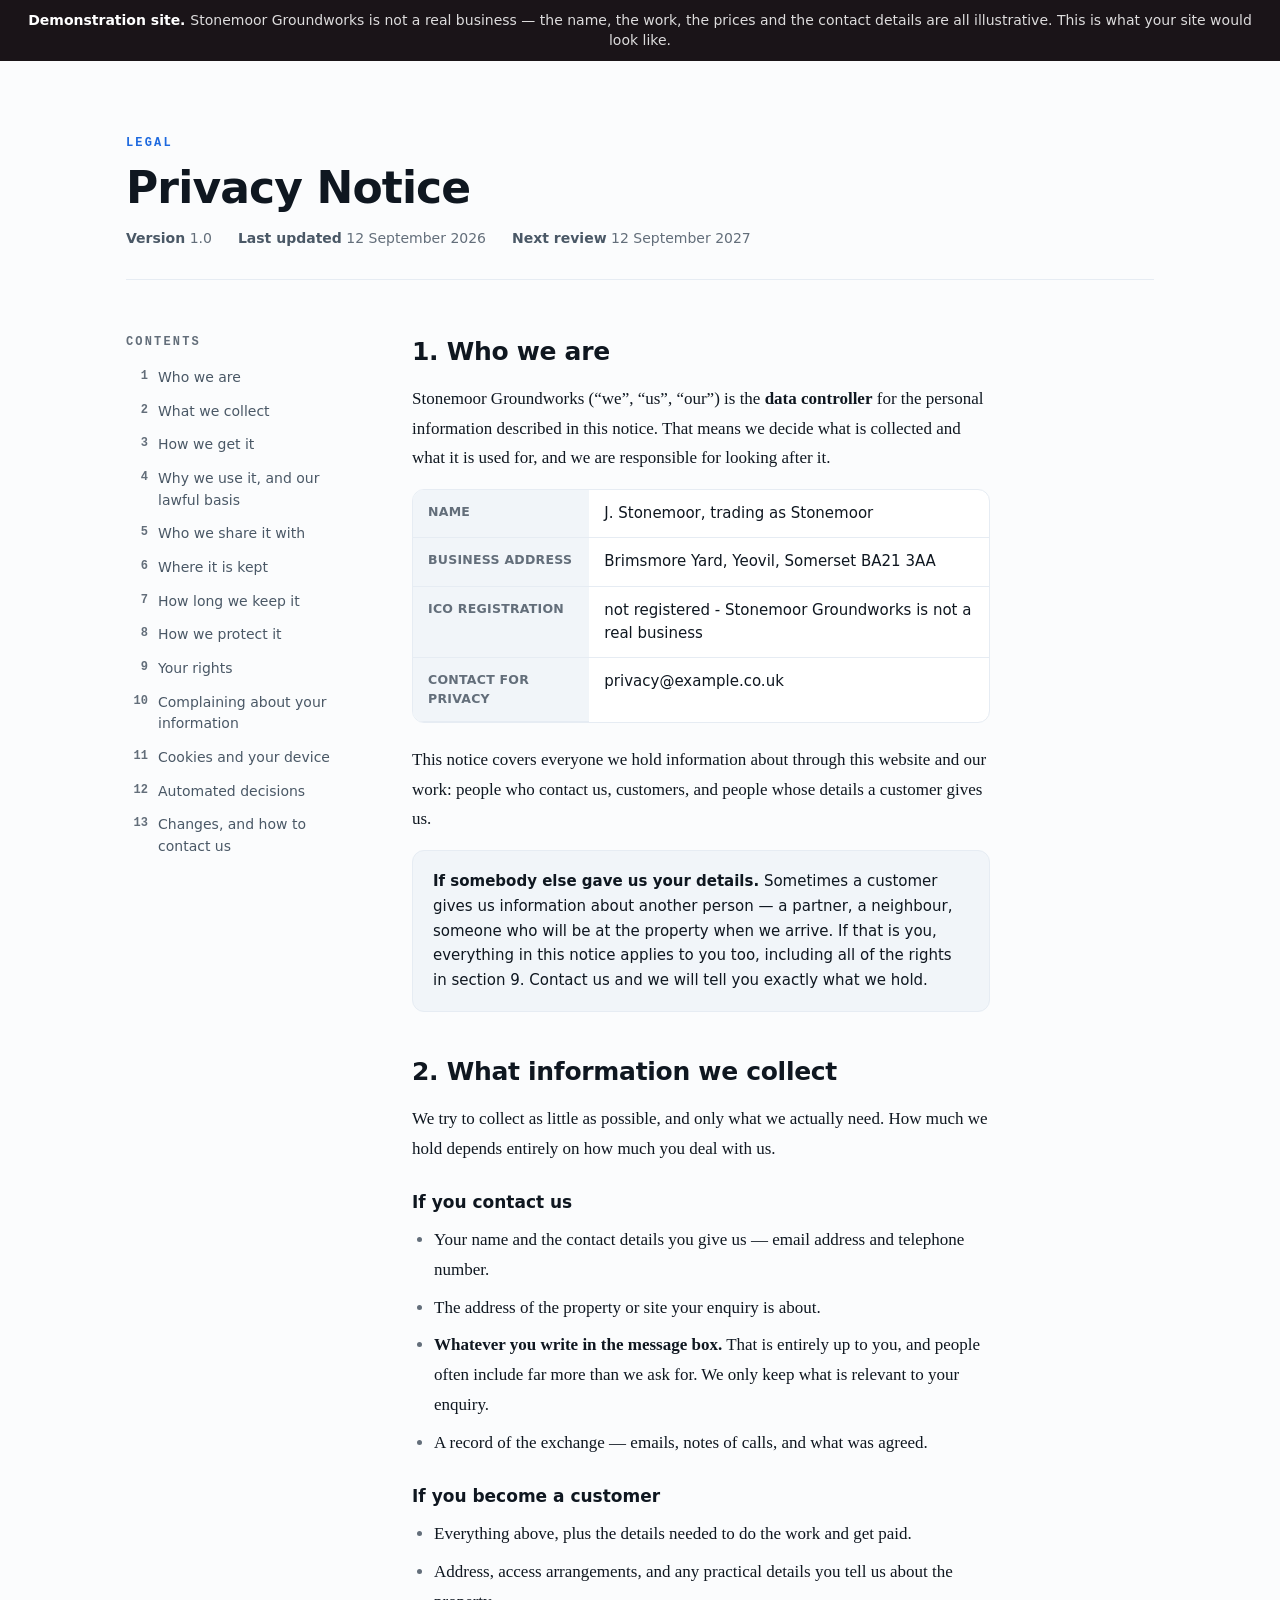
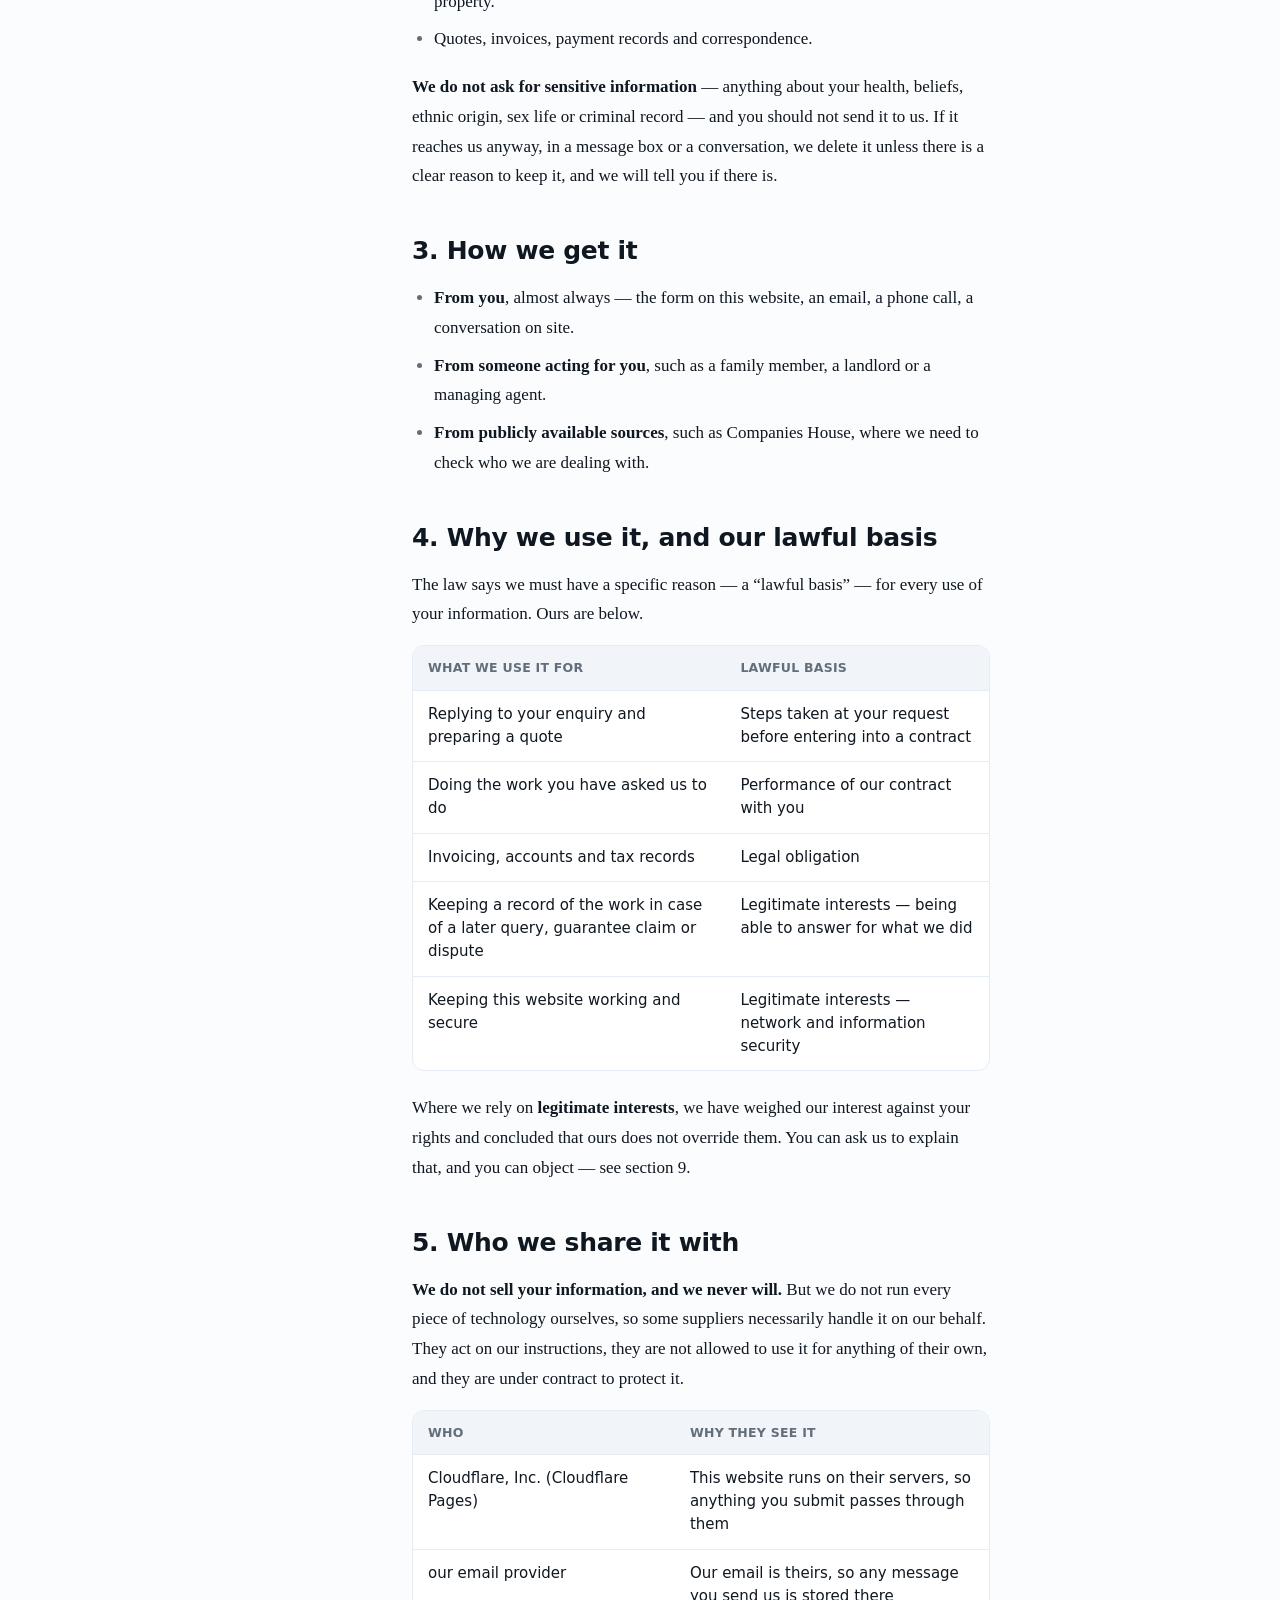
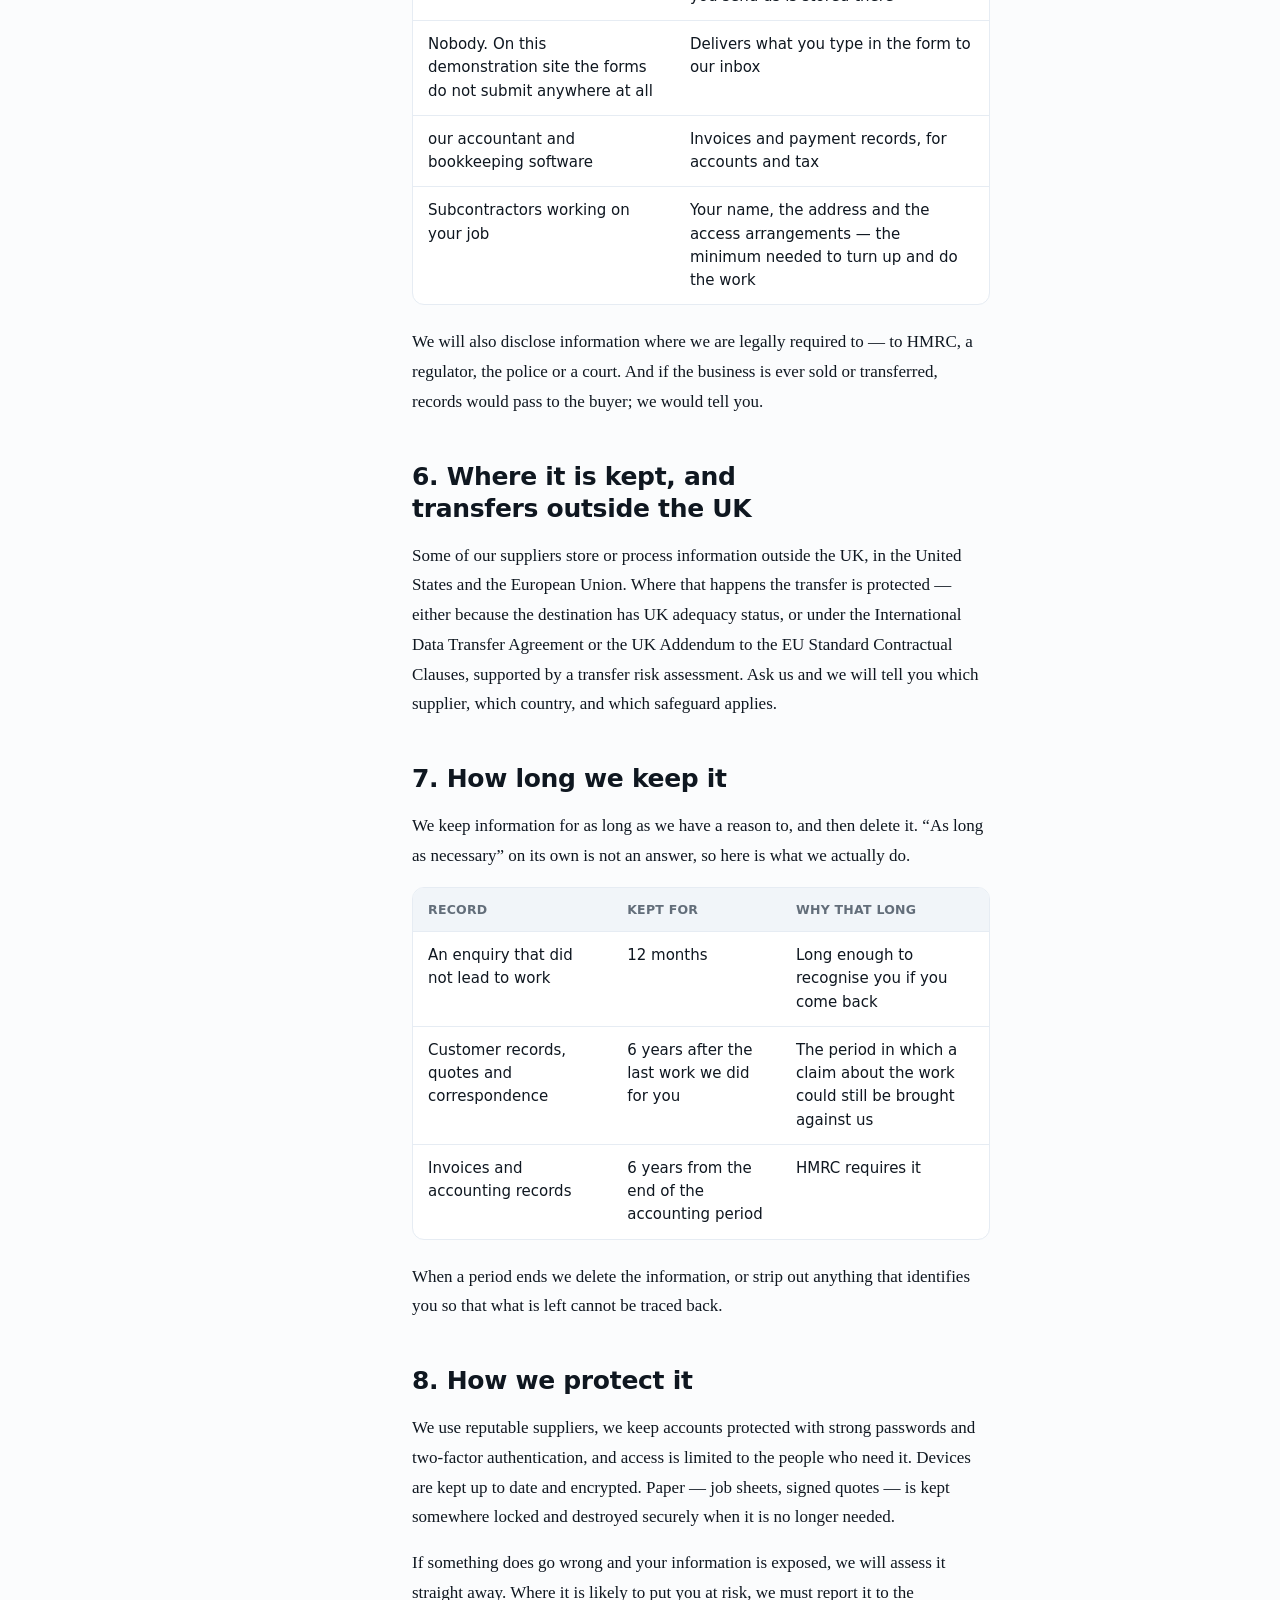
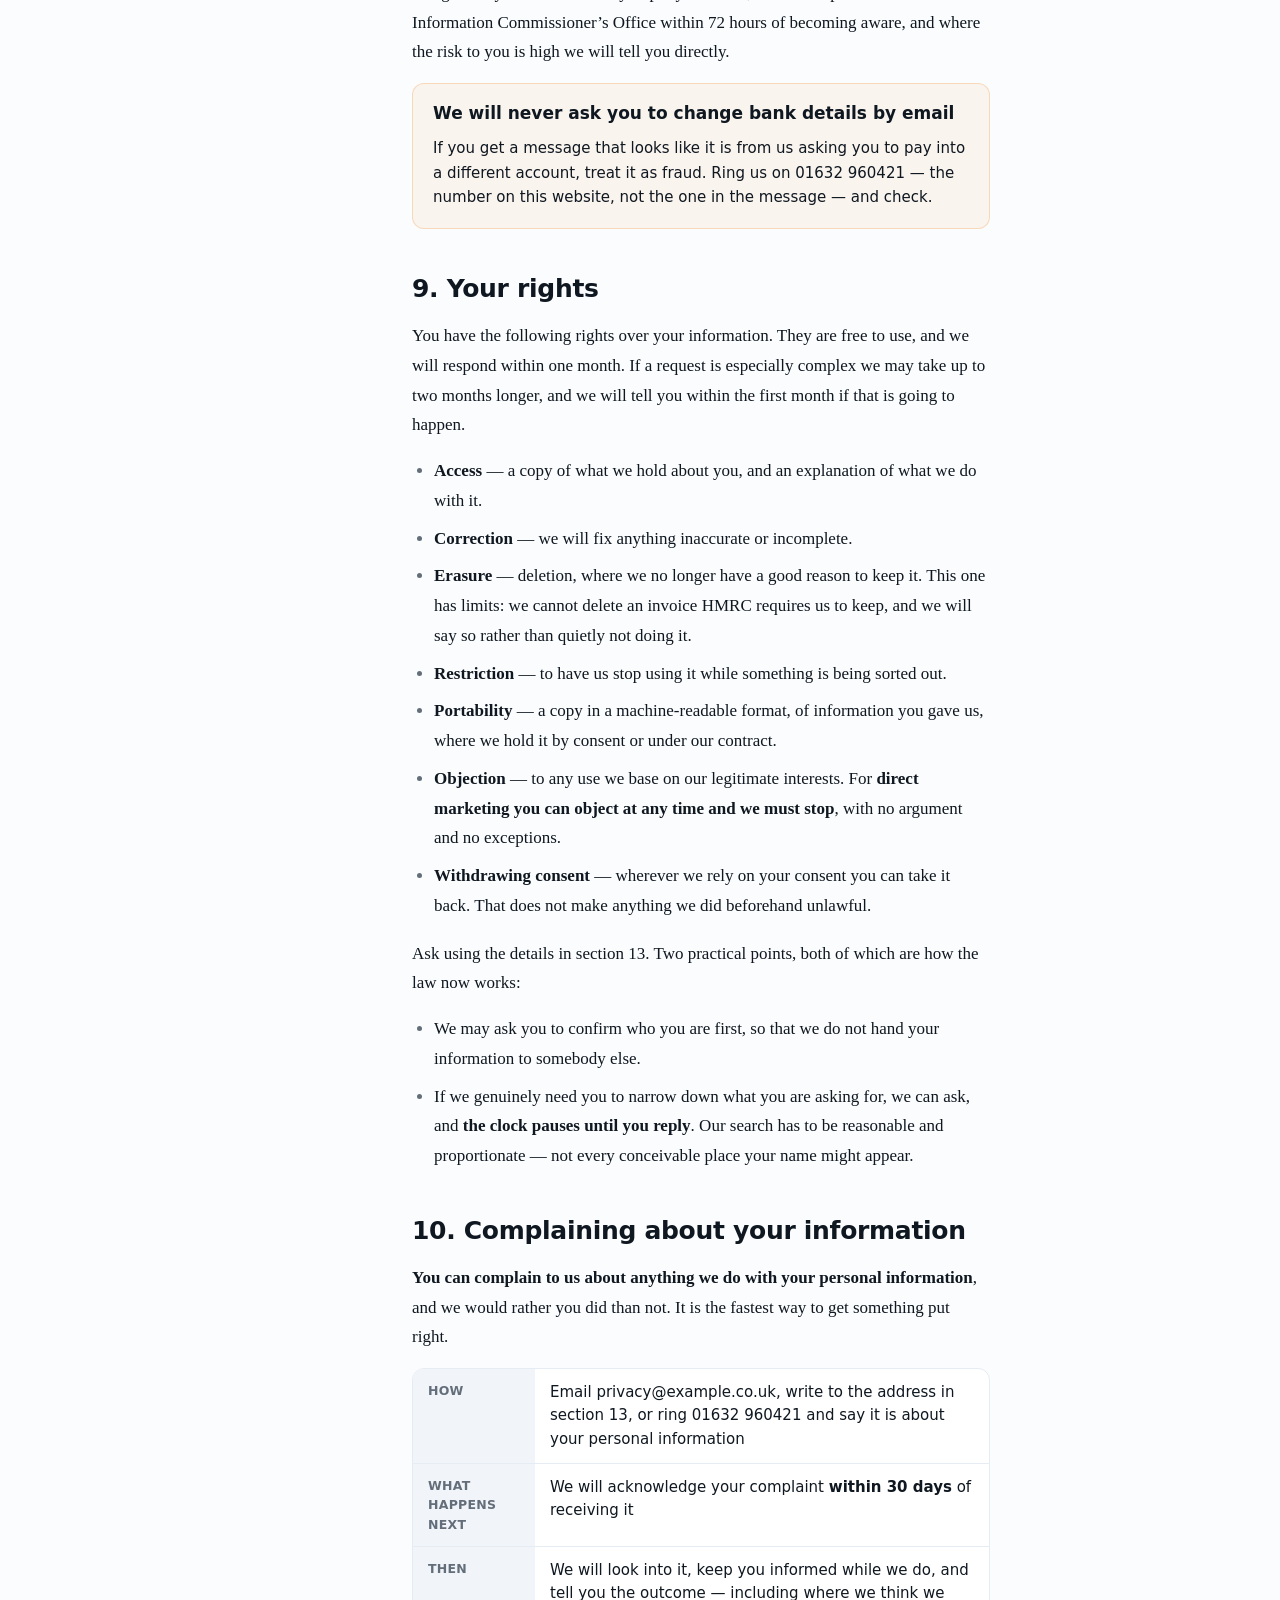
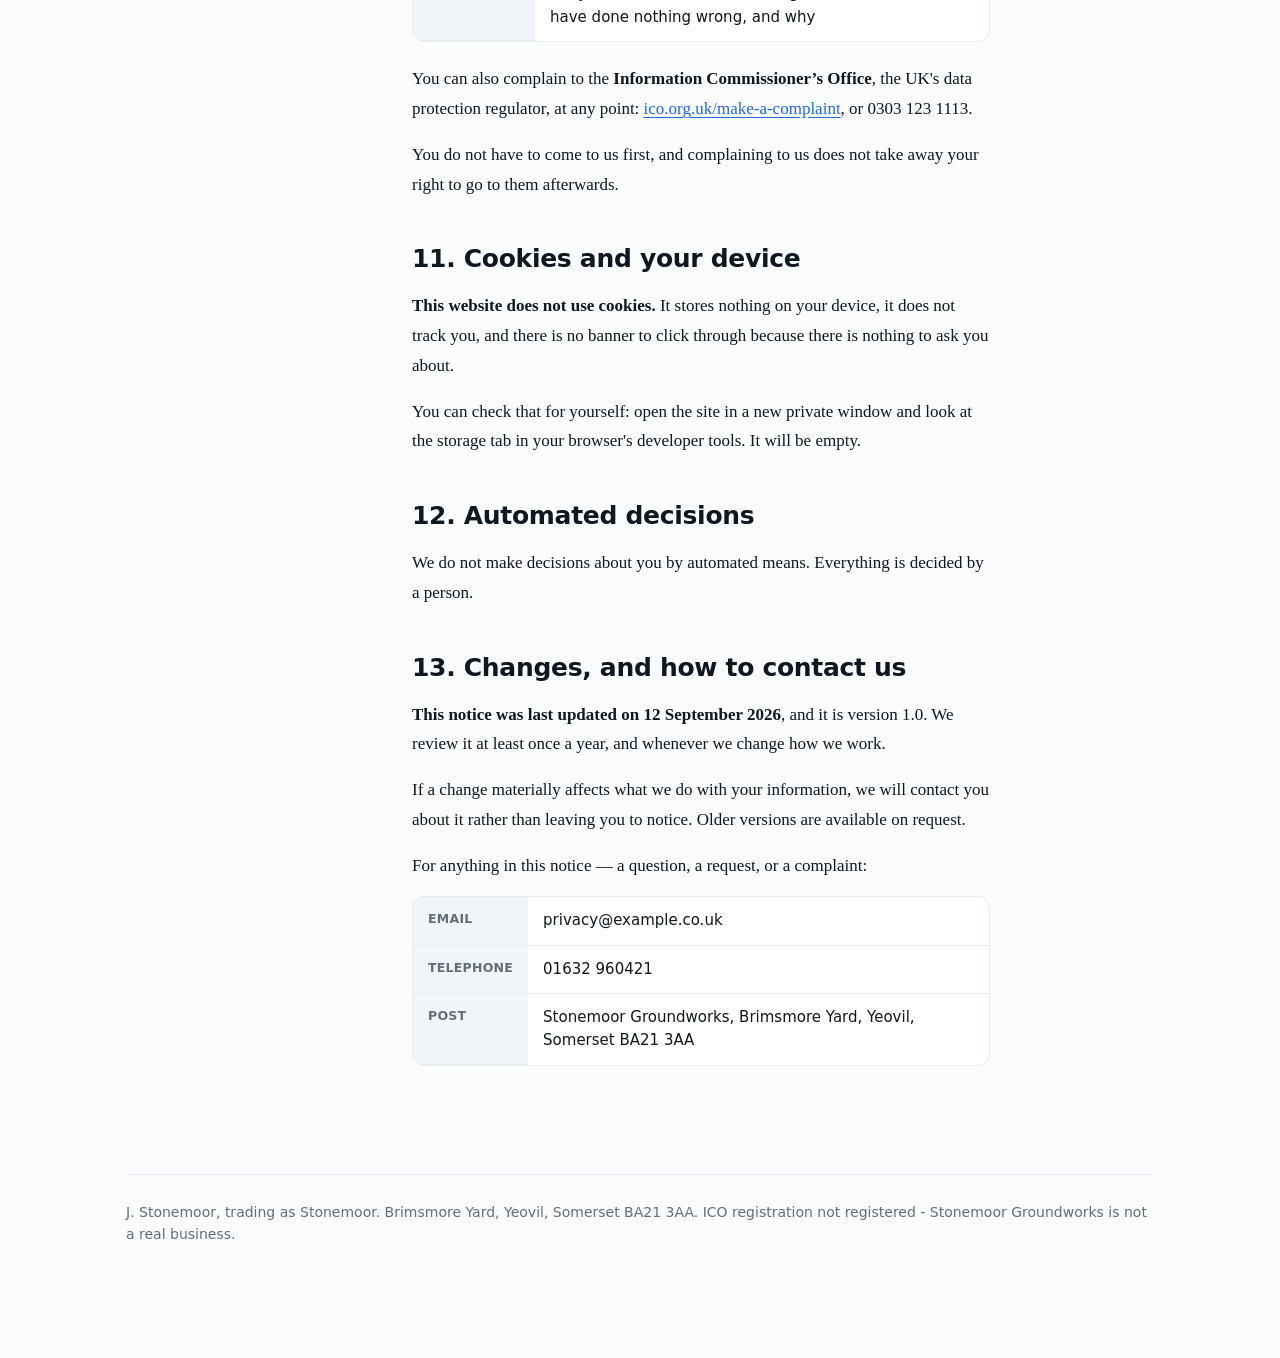
<file: site/privacy.html>
<!doctype html><html lang="en-GB"><head>
<meta charset="utf-8">
<meta name="viewport" content="width=device-width,initial-scale=1">
<title>Privacy Notice</title>
<link rel="icon" href="data:,">
<meta name="description" content="What personal information we collect, why we use it, who we share it with, how long we keep it, and the rights you have over it.">
<link rel="stylesheet" href="assets/tokens.css">
<link rel="stylesheet" href="assets/policy.css">
</head><body>
<aside aria-label="About this site" style="background:#1A1418;color:#fff;padding:10px 16px;font:600 14px/1.45 system-ui,sans-serif;text-align:center">Demonstration site. <span style="font-weight:400;opacity:.85">Stonemoor Groundworks is not a real business &mdash; the name, the work, the prices and the contact details are all illustrative. This is what your site would look like.</span></aside>

<!-- ======================================================================
     DOC-PRV-002 — THE GENERAL PRIVACY NOTICE.

     For any UK business that is NOT in a regulated sector: trades,
     hospitality, venues, studios, professional services, B2B. If the client
     is an FCA-authorised firm, use DOC-PRV-001 instead — it is a different
     document all the way through, not this one with extra paragraphs.

     WRITTEN AGAINST THE LAW AS AT 11 SEPTEMBER 2026, which matters more than
     usual because it moved twice this year:

       5 Feb 2026   Most of the Data (Use and Access) Act 2025's data
                    protection provisions commenced (SI 2026/82).
       5 Feb 2026   PECR gained three new consent exceptions — statistical
                    purposes, appearance/functionality, emergency assistance.
                    Consent is replaced by information plus a free opt-out.
       29 Apr 2026  The ICO's final storage-and-access guidance set out how
                    narrow those exceptions are.
       19 Jun 2026  EVERY controller must operate a data protection complaints
                    process AND must tell people about it in the privacy
                    notice. Section 10 exists because of this, and it is the
                    part a template downloaded from anywhere will not have.

     CONDITIONAL BLOCKS. Anything between an "IF key" comment and its matching
     "ENDIF key" comment - grep the file for IF and you will see the shape;
     they are not written out here because an HTML comment cannot contain the
     closing sequence of another one, and doing it anyway is what made this
     whole block render as visible text on the page the first time round -
     is included only when that key is true. The keys are the ones already in
     compliance/config/client-profile.yml, so this notice and the Push
     Pipeline's go-live gate are driven by the same answers and cannot
     contradict each other. Until apply_content.py strips them, delete the
     blocks by hand — and DELETE them, do not hide them with CSS.

     THE DEFAULT IS "WE DO NOT DO THAT". Every block starts switched off. A
     row describing processing the business does not carry out is worse than
     a missing row: it reads as boilerplate, and the Pipeline compares this
     notice against what the site actually does at runtime.
     ====================================================================== -->

<div class="doc">

<header>
  <span class="eyebrow">Legal</span>
  <h1>Privacy Notice</h1>
  <p class="meta">
    <span><b>Version</b> 1.0</span>
    <span><b>Last updated</b> 12 September 2026</span>
    <span><b>Next review</b> 12 September 2027</span>
  </p>
</header>

<nav class="toc" aria-label="Contents">
  <h2>Contents</h2>
  <ol>
    <li><a href="#who">Who we are</a></li>
    <li><a href="#what">What we collect</a></li>
    <li><a href="#how">How we get it</a></li>
    <li><a href="#why">Why we use it, and our lawful basis</a></li>
    <li><a href="#share">Who we share it with</a></li>
    <li><a href="#abroad">Where it is kept</a></li>
    <li><a href="#keep">How long we keep it</a></li>
    <li><a href="#secure">How we protect it</a></li>
    <li><a href="#rights">Your rights</a></li>
    <li><a href="#complain">Complaining about your information</a></li>
    <li><a href="#cookies">Cookies and your device</a></li>
    <li><a href="#auto">Automated decisions</a></li>
    <li><a href="#contact">Changes, and how to contact us</a></li>
  </ol>
</nav>

<main class="body">

<section id="who">
  <h2>1. Who we are</h2>
  <p>Stonemoor Groundworks (&ldquo;we&rdquo;, &ldquo;us&rdquo;, &ldquo;our&rdquo;) is the
  <strong>data controller</strong> for the personal information described in this notice. That means we
  decide what is collected and what it is used for, and we are responsible for looking after it.</p>

  

  
  <div class="tw"><table>
    <tbody>
      <tr><th>Name</th><td>J. Stonemoor, trading as Stonemoor</td></tr>
      <tr><th>Business address</th><td>Brimsmore Yard, Yeovil, Somerset BA21 3AA</td></tr>
      <tr><th>ICO registration</th><td>not registered - Stonemoor Groundworks is not a real business</td></tr>
      <tr><th>Contact for privacy</th><td>privacy@example.co.uk</td></tr>
    </tbody>
  </table></div>
  

  <p>This notice covers everyone we hold information about through this website and our work:
  people who contact us, customers, and people whose details a customer gives us.</p>

  <div class="note">
    <p><strong>If somebody else gave us your details.</strong> Sometimes a customer gives us information
    about another person &mdash; a partner, a neighbour, someone who will be at the property when we
    arrive. If that is you, everything in this notice applies to you too, including all of the rights in
    section 9. Contact us and we will tell you exactly what we hold.</p>
  </div>
</section>

<section id="what">
  <h2>2. What information we collect</h2>
  <p>We try to collect as little as possible, and only what we actually need. How much we hold depends
  entirely on how much you deal with us.</p>

  <h3>If you contact us</h3>
  <ul>
    <li>Your name and the contact details you give us &mdash; email address and telephone number.</li>
    
    <li>The address of the property or site your enquiry is about.</li>
    
    
    <li><strong>Whatever you write in the message box.</strong> That is entirely up to you, and people often
    include far more than we ask for. We only keep what is relevant to your enquiry.</li>
    
    <li>A record of the exchange &mdash; emails, notes of calls, and what was agreed.</li>
  </ul>

  <h3>If you become a customer</h3>
  <ul>
    <li>Everything above, plus the details needed to do the work and get paid.</li>
    
    <li>Address, access arrangements, and any practical details you tell us about the property.</li>
    
    <li>Quotes, invoices, payment records and correspondence.</li>
    
    
  </ul>

  

  <p><strong>We do not ask for sensitive information</strong> &mdash; anything about your health, beliefs,
  ethnic origin, sex life or criminal record &mdash; and you should not send it to us. If it reaches us
  anyway, in a message box or a conversation, we delete it unless there is a clear reason to keep it, and
  we will tell you if there is.</p>
</section>

<section id="how">
  <h2>3. How we get it</h2>
  <ul>
    <li><strong>From you</strong>, almost always &mdash; the form on this website, an email, a phone call, a
    conversation on site.</li>
    <li><strong>From someone acting for you</strong>, such as a family member, a landlord or a managing agent.</li>
    
    <li><strong>From publicly available sources</strong>, such as Companies House, where we need to check who
    we are dealing with.</li>
  </ul>
</section>

<section id="why">
  <h2>4. Why we use it, and our lawful basis</h2>
  <p>The law says we must have a specific reason &mdash; a &ldquo;lawful basis&rdquo; &mdash; for every use
  of your information. Ours are below.</p>
  <div class="tw"><table>
    <thead><tr><th>What we use it for</th><th>Lawful basis</th></tr></thead>
    <tbody>
      <tr><td>Replying to your enquiry and preparing a quote</td><td>Steps taken at your request before entering into a contract</td></tr>
      <tr><td>Doing the work you have asked us to do</td><td>Performance of our contract with you</td></tr>
      
      
      <tr><td>Invoicing, accounts and tax records</td><td>Legal obligation</td></tr>
      <tr><td>Keeping a record of the work in case of a later query, guarantee claim or dispute</td><td>Legitimate interests &mdash; being able to answer for what we did</td></tr>
      <tr><td>Keeping this website working and secure</td><td>Legitimate interests &mdash; network and information security</td></tr>
      
      
      
    </tbody>
  </table></div>
  <p>Where we rely on <strong>legitimate interests</strong>, we have weighed our interest against your
  rights and concluded that ours does not override them. You can ask us to explain that, and you can
  object &mdash; see section 9.</p>
</section>

<section id="share">
  <h2>5. Who we share it with</h2>
  <p><strong>We do not sell your information, and we never will.</strong> But we do not run every piece of
  technology ourselves, so some suppliers necessarily handle it on our behalf. They act on our
  instructions, they are not allowed to use it for anything of their own, and they are under contract to
  protect it.</p>
  <div class="tw"><table>
    <thead><tr><th>Who</th><th>Why they see it</th></tr></thead>
    <tbody>
      <tr><td>Cloudflare, Inc. (Cloudflare Pages)</td><td>This website runs on their servers, so anything you submit passes through them</td></tr>
      <tr><td>our email provider</td><td>Our email is theirs, so any message you send us is stored there</td></tr>
      
      <tr><td>Nobody. On this demonstration site the forms do not submit anywhere at all</td><td>Delivers what you type in the form to our inbox</td></tr>
      
      
      
      
      <tr><td>our accountant and bookkeeping software</td><td>Invoices and payment records, for accounts and tax</td></tr>
      <tr><td>Subcontractors working on your job</td><td>Your name, the address and the access arrangements &mdash; the minimum needed to turn up and do the work</td></tr>
    </tbody>
  </table></div>
  <!-- This row is a placeholder rather than a conditional block because the
       intake has no question about subcontractors. It should: for a trade
       business a subcontractor is the MOST likely recipient of a customer's
       personal data - name, address, and when the house will be empty. The
       gap is recorded in PIPELINE-BOUNDARY.md; until it is closed, this row
       has to be decided by a person. 12 Sep 2026. -->
  <p>We will also disclose information where we are legally required to &mdash; to HMRC, a regulator, the
  police or a court. And if the business is ever sold or transferred, records would pass to the buyer;
  we would tell you.</p>
</section>

<section id="abroad">
  <h2>6. Where it is kept, and transfers outside the UK</h2>
  <p>Some of our suppliers store or process information outside the UK, in the United States and the European Union. Where that happens the transfer is protected
  &mdash; either because the destination has UK adequacy status, or under the International Data Transfer
  Agreement or the UK Addendum to the EU Standard Contractual Clauses, supported by a transfer risk
  assessment. Ask us and we will tell you which supplier, which country, and which safeguard applies.</p>
</section>

<section id="keep">
  <h2>7. How long we keep it</h2>
  <p>We keep information for as long as we have a reason to, and then delete it. &ldquo;As long as
  necessary&rdquo; on its own is not an answer, so here is what we actually do.</p>
  <div class="tw"><table>
    <thead><tr><th>Record</th><th>Kept for</th><th>Why that long</th></tr></thead>
    <tbody>
      <tr><td>An enquiry that did not lead to work</td><td>12 months</td><td>Long enough to recognise you if you come back</td></tr>
      <tr><td>Customer records, quotes and correspondence</td><td>6 years after the last work we did for you</td><td>The period in which a claim about the work could still be brought against us</td></tr>
      <tr><td>Invoices and accounting records</td><td>6 years from the end of the accounting period</td><td>HMRC requires it</td></tr>
      
      
      
    </tbody>
  </table></div>
  <p>When a period ends we delete the information, or strip out anything that identifies you so that what
  is left cannot be traced back.</p>
</section>

<section id="secure">
  <h2>8. How we protect it</h2>
  <p>We use reputable suppliers, we keep accounts protected with strong passwords and two-factor
  authentication, and access is limited to the people who need it. Devices are kept up to date and
  encrypted. Paper &mdash; job sheets, signed quotes &mdash; is kept somewhere locked and destroyed
  securely when it is no longer needed.</p>
  <p>If something does go wrong and your information is exposed, we will assess it straight away. Where it
  is likely to put you at risk, we must report it to the Information Commissioner&rsquo;s Office within
  72 hours of becoming aware, and where the risk to you is high we will tell you directly.</p>
  <div class="warn">
    <h3>We will never ask you to change bank details by email</h3>
    <p>If you get a message that looks like it is from us asking you to pay into a different account, treat
    it as fraud. Ring us on 01632 960421 &mdash; the number on this website, not
    the one in the message &mdash; and check.</p>
  </div>
</section>

<section id="rights">
  <h2>9. Your rights</h2>
  <p>You have the following rights over your information. They are free to use, and we will respond within
  one month. If a request is especially complex we may take up to two months longer, and we will tell you
  within the first month if that is going to happen.</p>
  <ul>
    <li><strong>Access</strong> &mdash; a copy of what we hold about you, and an explanation of what we do with it.</li>
    <li><strong>Correction</strong> &mdash; we will fix anything inaccurate or incomplete.</li>
    <li><strong>Erasure</strong> &mdash; deletion, where we no longer have a good reason to keep it. This one has limits: we cannot delete an invoice HMRC requires us to keep, and we will say so rather than quietly not doing it.</li>
    <li><strong>Restriction</strong> &mdash; to have us stop using it while something is being sorted out.</li>
    <li><strong>Portability</strong> &mdash; a copy in a machine-readable format, of information you gave us, where we hold it by consent or under our contract.</li>
    <li><strong>Objection</strong> &mdash; to any use we base on our legitimate interests. For <strong>direct marketing you can object at any time and we must stop</strong>, with no argument and no exceptions.</li>
    <li><strong>Withdrawing consent</strong> &mdash; wherever we rely on your consent you can take it back. That does not make anything we did beforehand unlawful.</li>
  </ul>
  <p>Ask using the details in section 13. Two practical points, both of which are how the law now works:</p>
  <ul>
    <li>We may ask you to confirm who you are first, so that we do not hand your information to somebody else.</li>
    <li>If we genuinely need you to narrow down what you are asking for, we can ask, and <strong>the clock
    pauses until you reply</strong>. Our search has to be reasonable and proportionate &mdash; not every
    conceivable place your name might appear.</li>
  </ul>
</section>

<section id="complain">
  <h2>10. Complaining about your information</h2>
  <p><strong>You can complain to us about anything we do with your personal information</strong>, and we
  would rather you did than not. It is the fastest way to get something put right.</p>
  <div class="tw"><table>
    <tbody>
      <tr><th>How</th><td>Email privacy@example.co.uk, write to the address in section 13, or ring 01632 960421 and say it is about your personal information</td></tr>
      <tr><th>What happens next</th><td>We will acknowledge your complaint <strong>within 30 days</strong> of receiving it</td></tr>
      <tr><th>Then</th><td>We will look into it, keep you informed while we do, and tell you the outcome &mdash; including where we think we have done nothing wrong, and why</td></tr>
    </tbody>
  </table></div>
  <p>You can also complain to the <strong>Information Commissioner&rsquo;s Office</strong>, the UK's data
  protection regulator, at any point:
  <a href="https://ico.org.uk/make-a-complaint/">ico.org.uk/make-a-complaint</a>, or 0303 123 1113.</p>
  <p>You do not have to come to us first, and complaining to us does not take away your right to go to
  them afterwards.</p>
</section>

<section id="cookies">
  <h2>11. Cookies and your device</h2>

  
  <p><strong>This website does not use cookies.</strong> It stores nothing on your device, it does not
  track you, and there is no banner to click through because there is nothing to ask you about.</p>
  <p>You can check that for yourself: open the site in a new private window and look at the storage tab in
  your browser's developer tools. It will be empty.</p>
  

  

  

  

  
</section>

<section id="auto">
  <h2>12. Automated decisions</h2>
  <p>We do not make decisions about you by automated means. Everything is decided by a person.</p>
</section>

<section id="contact">
  <h2>13. Changes, and how to contact us</h2>
  <p><strong>This notice was last updated on 12 September 2026</strong>, and it is
  version 1.0. We review it at least once a year, and whenever we change how we
  work.</p>
  <p>If a change materially affects what we do with your information, we will contact you about it
  rather than leaving you to notice. Older versions are available on request.</p>
  <p>For anything in this notice &mdash; a question, a request, or a complaint:</p>
  <div class="tw"><table>
    <tbody>
      <tr><th>Email</th><td>privacy@example.co.uk</td></tr>
      <tr><th>Telephone</th><td>01632 960421</td></tr>
      <tr><th>Post</th><td>Stonemoor Groundworks, Brimsmore Yard, Yeovil, Somerset BA21 3AA</td></tr>
    </tbody>
  </table></div>
</section>

</main>

<footer>
  
  
  <p>J. Stonemoor, trading as Stonemoor.
  Brimsmore Yard, Yeovil, Somerset BA21 3AA.
  ICO registration not registered - Stonemoor Groundworks is not a real business.</p>
  
</footer>

</div>
</body></html>
</file>
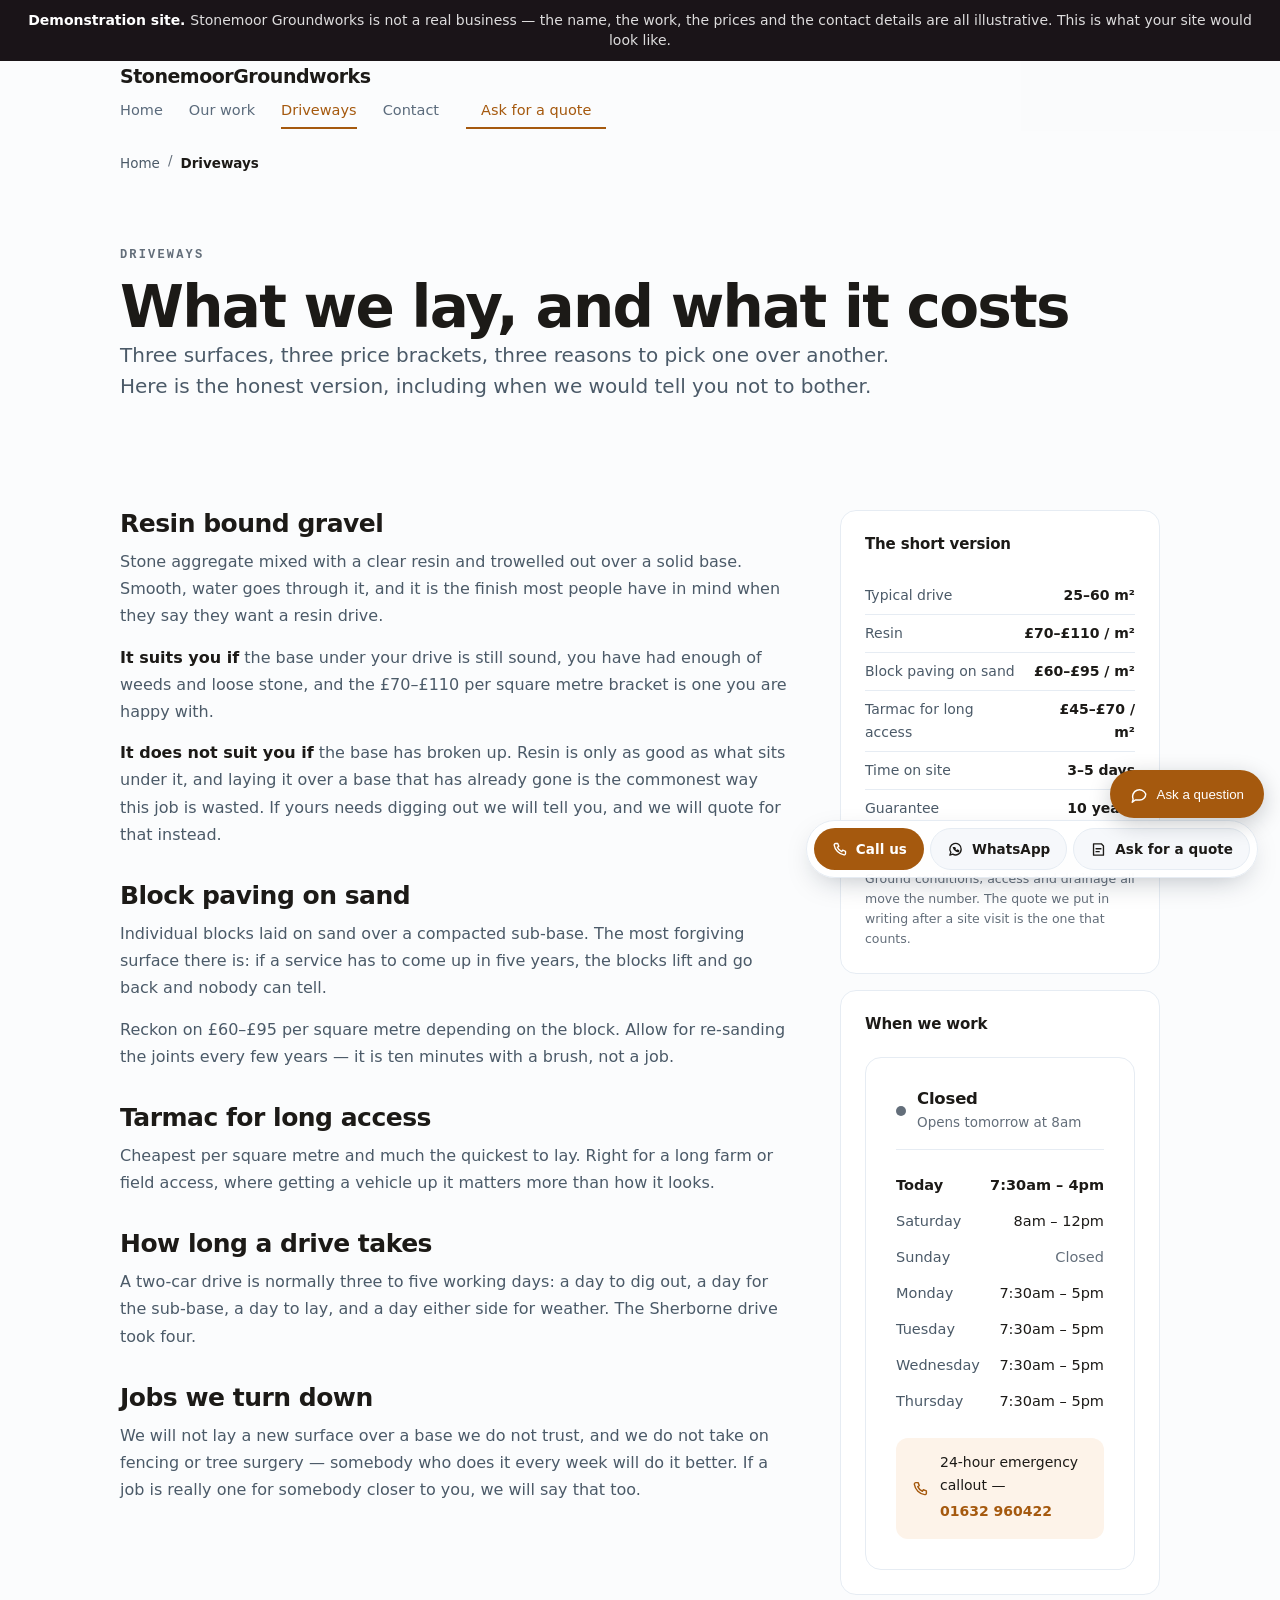
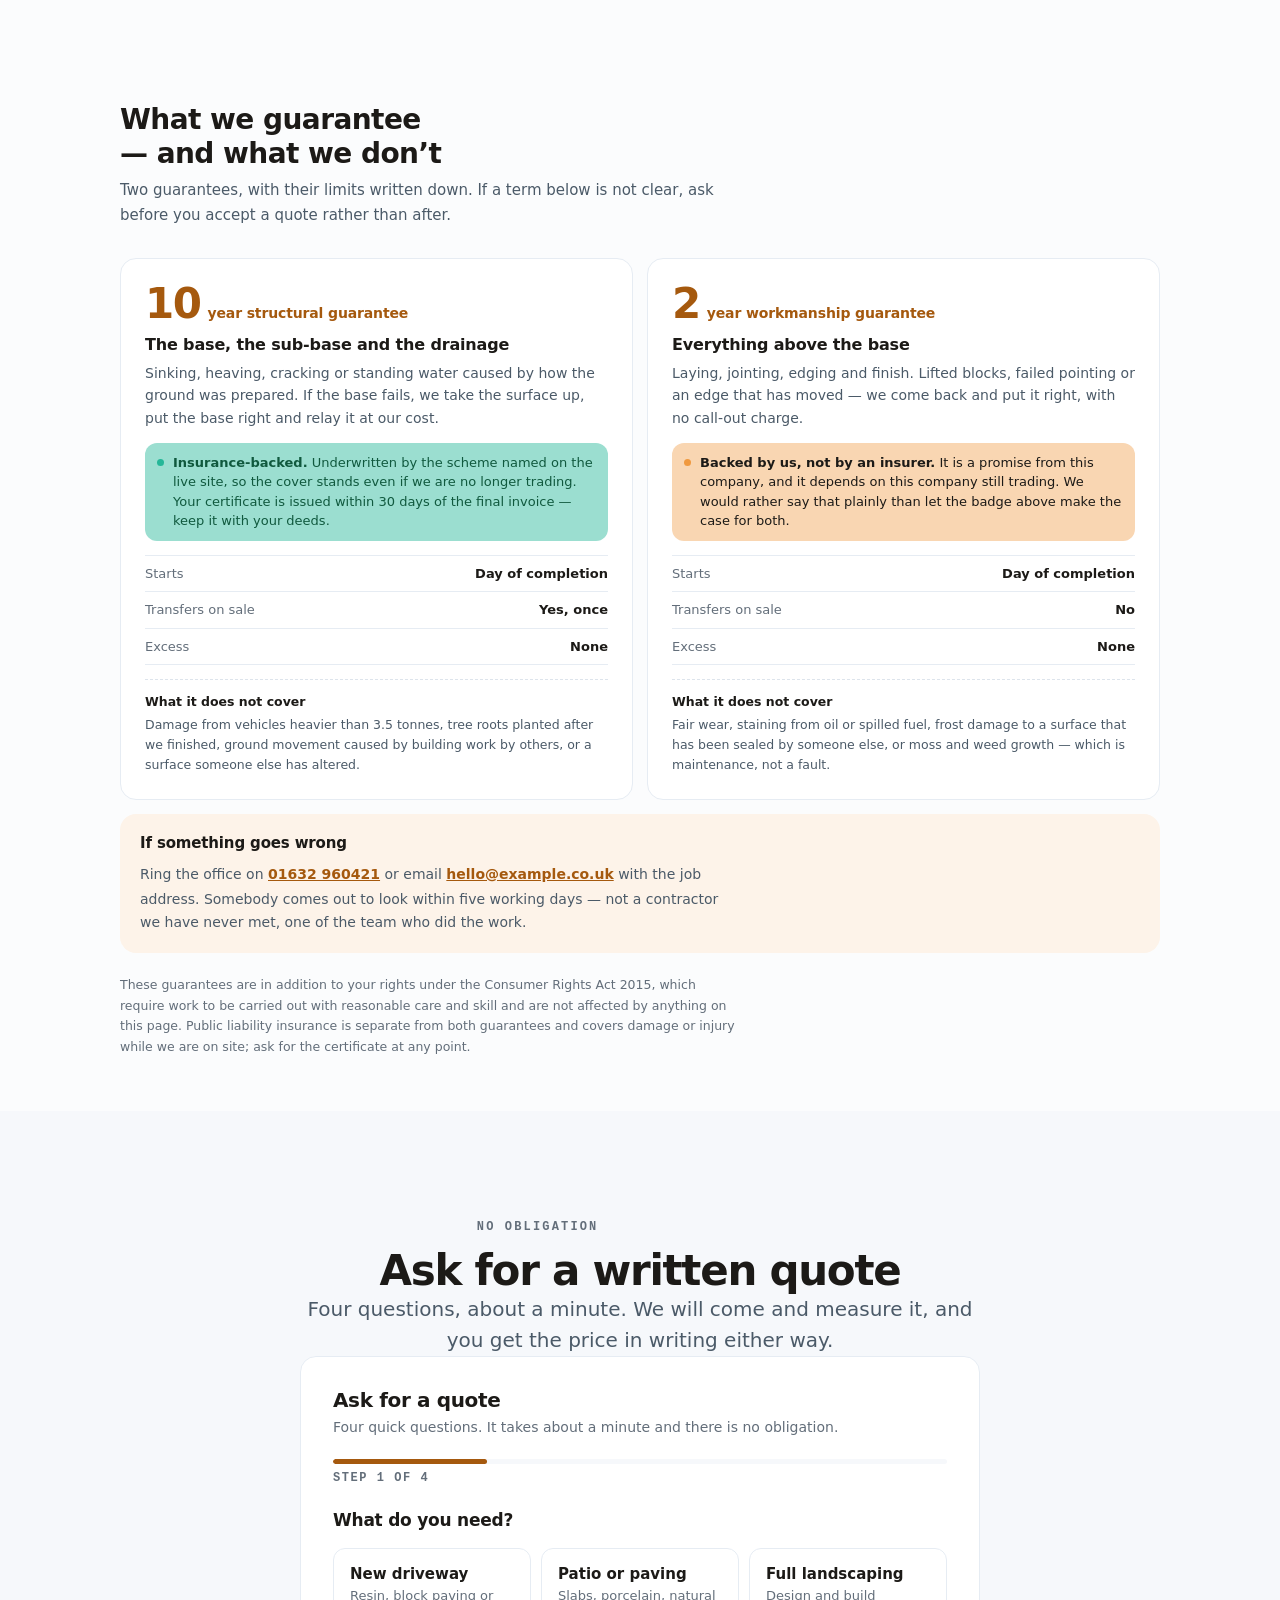
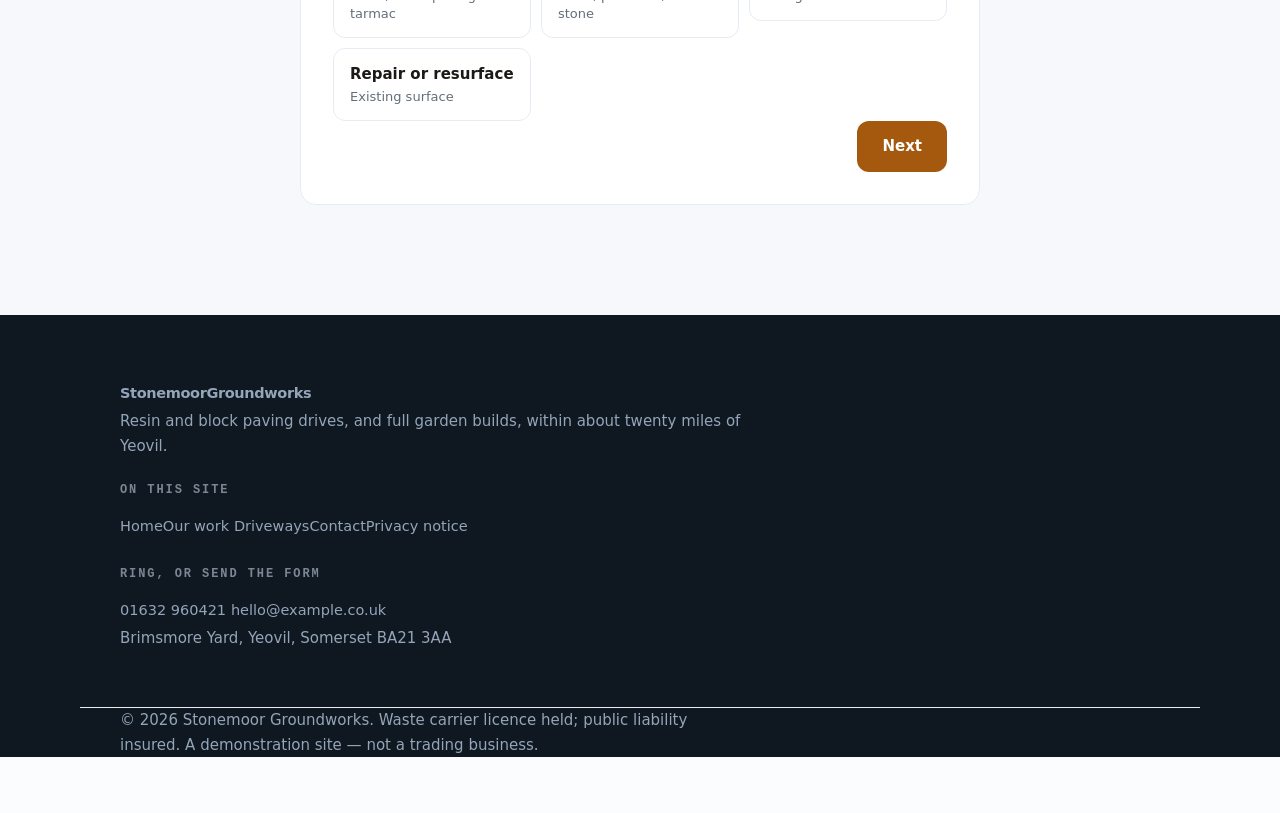
<file: site/service.html>
<!doctype html>
<html lang="en-GB">
<head>
<meta charset="utf-8">
<meta name="viewport" content="width=device-width,initial-scale=1">
<title>Resin and block paved driveways — Stonemoor Groundworks</title>
<link rel="icon" href="data:,">
<meta name="description" content="Resin bound gravel, block paved and tarmac driveways across South Somerset and North Dorset. What it costs, how long it takes, and how to get a written quote.">
<link rel="stylesheet" href="assets/tokens.css">
<link rel="stylesheet" href="assets/site.css">
<noscript><link rel="stylesheet" href="assets/noscript.css"></noscript>
<!-- ^ site.css hides every [data-reveal] until site.js reveals it. Without this the page is empty without JavaScript. -->
<link rel="stylesheet" href="trade.css">
<link rel="stylesheet" href="assets/brand.css">
</head>
<body>
<aside aria-label="About this site" style="background:#1A1418;color:#fff;padding:10px 16px;font:600 14px/1.45 system-ui,sans-serif;text-align:center">Demonstration site. <span style="font-weight:400;opacity:.85">Stonemoor Groundworks is not a real business &mdash; the name, the work, the prices and the contact details are all illustrative. This is what your site would look like.</span></aside>
<a class="skip" href="#main">Skip to content</a>

<header class="hdr" id="hdr">
  <div class="wrap row">
    <a class="brand" href="index.html">Stonemoor<span>Groundworks</span></a>
    <nav class="nav" id="nav" aria-label="Main">
      <a href="index.html">Home</a>
      <a href="work.html">Our work</a>
      <a href="service.html" aria-current="page">Driveways</a>
      <a href="contact.html">Contact</a>
      <a class="btn btn-sm" href="#quote">Ask for a quote</a>
    </nav>
    <button class="burger" id="burger" aria-label="Menu" aria-expanded="false" aria-controls="nav">
      <span></span><span></span>
    </button>
  </div>
</header>

<main id="main" tabindex="-1">

  <nav class="crumbs wrap" aria-label="Breadcrumb">
    <a href="index.html">Home</a> <span aria-hidden="true">/</span> <span aria-current="page">Driveways</span>
  </nav>

  <section class="section section-tight">
    <div class="wrap">
      <p class="eyebrow">Driveways</p>
      <h1>What we lay, and what it costs</h1>
      <p class="lede measure">Three surfaces, three price brackets, three reasons to
        pick one over another. Here is the honest version, including when we would
        tell you not to bother.</p>
    </div>
  </section>

  <section class="section section-tight">
    <div class="wrap prose-split">
      <article class="prose">
        <h2>Resin bound gravel</h2>
        <p>Stone aggregate mixed with a clear resin and trowelled out over a solid base. Smooth, water goes through it, and it is the finish most people have in mind when they say they want a resin drive.</p>
        <p><strong>It suits you if</strong> the base under your drive is still
          sound, you have had enough of weeds and loose stone, and the
          &pound;70&ndash;&pound;110 per square metre bracket is one you are happy with.</p>
        <p><strong>It does not suit you if</strong> the base has broken up. Resin is
          only as good as what sits under it, and laying it over a base that has
          already gone is the commonest way this job is wasted. If yours needs
          digging out we will tell you, and we will quote for that instead.</p>

        <h2>Block paving on sand</h2>
        <p>Individual blocks laid on sand over a compacted sub-base. The most forgiving surface there is: if a service has to come up in five years, the blocks lift and go back and nobody can tell.</p>
        <p>Reckon on &pound;60&ndash;&pound;95 per square metre depending on the block. Allow for re-sanding the joints every few years &mdash; it is ten minutes with a brush, not a job.</p>

        <h2>Tarmac for long access</h2>
        <p>Cheapest per square metre and much the quickest to lay. Right for a long farm or field access, where getting a vehicle up it matters more than how it looks.</p>

        <h2>How long a drive takes</h2>
        <p>A two-car drive is normally three to five working days: a day to dig out, a day for the sub-base, a day to lay, and a day either side for weather. The Sherborne drive took four.</p>

        <h2>Jobs we turn down</h2>
        <p>We will not lay a new surface over a base we do not trust, and we do not take on fencing or tree surgery &mdash; somebody who does it every week will do it better. If a job is really one for somebody closer to you, we will say that too.</p>
      </article>

      <div class="prose-aside">
        <div class="card card-pad">
          <h3>The short version</h3>
          <dl class="dl">
            <div><dt>Typical drive</dt><dd>25&ndash;60 m&sup2;</dd></div>
            <div><dt>Resin</dt><dd>&pound;70&ndash;&pound;110 / m&sup2;</dd></div>
            <div><dt>Block paving on sand</dt><dd>&pound;60&ndash;&pound;95 / m&sup2;</dd></div>
            <div><dt>Tarmac for long access</dt><dd>&pound;45&ndash;&pound;70 / m&sup2;</dd></div>
            <div><dt>Time on site</dt><dd>3&ndash;5 days</dd></div>
            <div><dt>Guarantee</dt><dd>10 years</dd></div>
          </dl>
          <p class="fine">Indicative only, and not a quotation. Ground conditions,
            access and drainage all move the number. The quote we put in writing after
            a site visit is the one that counts.</p>
        </div>
        <div class="card card-pad">
          <h3>When we work</h3>
          <!--BEGIN IND-HRS-001-->
<style>
/* IND-HRS-001  When we work with an open-now state
   Answers "are they open" and, for an emergency trade, "will anyone actually
   answer at eleven at night".

   The decisions that make it work:

     - IT IS COMPUTED IN THE BUSINESS'S TIMEZONE, not the visitor's. A phone
       set to Madrid looking at a Somerset roofer must not be told they are
       shut at 5.30pm. Intl.DateTimeFormat with an explicit timeZone gives
       the business's own wall clock, and British Summer Time then handles
       itself with no date arithmetic anywhere in this file;
     - IT SAYS WHAT HAPPENS NEXT. "Closed" is half an answer. "Closed - opens
       Monday at 8am" is the whole one, and it is the difference between a
       visitor waiting and a visitor leaving;
     - BANK HOLIDAYS ARE DATED OVERRIDES. A plain Monday-to-Friday table
       cheerfully claims to be open at 9am on Boxing Day, which is precisely
       the morning somebody reads it. Overrides win over the weekday table,
       and an empty override means closed all day;
     - OVERNIGHT AND SPLIT DAYS BOTH WORK. 22:00-06:00 crosses midnight;
       09:00-13:00 plus 14:00-17:00 is a lunch closure. Both are common and
       both break naive implementations;
     - THE EMERGENCY LINE REPLACES "CLOSED" where one is configured, because
       for a leak or a lockout the out-of-hours number is the only thing on
       the page that matters.

   It re-checks on a timer and when the tab is brought back, so a page left
   open across 5pm does not keep insisting the office is open. */

.hrs{background:var(--surface,#fff);border:1px solid var(--line,#e6ecf3);
  border-radius:var(--r-lg,16px);padding:clamp(22px,4vw,30px);position:relative;overflow:hidden}

.hrs-now{display:flex;align-items:center;gap:11px;margin:0 0 18px;padding:0 0 16px;
  border-bottom:1px solid var(--line,#e6ecf3)}
.hrs-dot{flex:0 0 auto;width:10px;height:10px;border-radius:50%;position:relative;
  background:var(--ink-45,#636E7A)}
.hrs-dot::after{content:"";position:absolute;inset:-5px;border-radius:50%;
  border:2px solid currentColor;opacity:0}
.hrs[data-state="open"] .hrs-dot{background:var(--good,#1f9254);color:var(--good-ink,#10593E)}
.hrs[data-state="open"] .hrs-dot::after{animation:hrs-ping 2.4s ease-out infinite}
.hrs[data-state="soon"] .hrs-dot{background:var(--warn,#b7791f)}
@keyframes hrs-ping{0%{opacity:.55;transform:scale(.7)}70%,100%{opacity:0;transform:scale(1.5)}}

.hrs-txt b{display:block;font-size:16.5px;font-weight:600;letter-spacing:-.012em;line-height:1.3}
.hrs-txt span{display:block;font-size:13.5px;color:var(--ink-45,#636E7A);margin-top:2px}
.hrs[data-state="open"] .hrs-txt b{color:var(--good-ink,#10593E)}

.hrs-tbl{margin:0;font-size:14.5px}
.hrs-tbl > div{display:flex;justify-content:space-between;gap:16px;align-items:baseline;
  padding:6px 0}
.hrs-tbl dt{margin:0;color:var(--ink-60,#5b6a79)}
.hrs-tbl dd{margin:0;text-align:right;font-variant-numeric:tabular-nums;min-width:0}
.hrs-tbl .today dt,.hrs-tbl .today dd{font-weight:700;color:var(--ink,#0f1720)}
.hrs-tbl .shut dd{color:var(--ink-45,#636E7A)}
.hrs-tbl .ovr dd::after{content:" \00b7 bank holiday";font-size:12px;font-weight:400;
  color:var(--ink-45,#636E7A)}

.hrs-em{margin:18px 0 0;padding:13px 15px;border-radius:var(--r,10px);
  background:var(--brand-wash,#eef4fd);display:flex;gap:11px;align-items:center;
  font-size:14px}
.hrs-em svg{flex:0 0 auto;width:18px;height:18px;fill:none;stroke:var(--brand,#1D69DF);
  stroke-width:1.9;stroke-linecap:round;stroke-linejoin:round}
.hrs-em a{color:var(--brand,#1D69DF);font-weight:700;text-decoration:none}
.hrs-em a:hover{text-decoration:underline}

@media (prefers-reduced-motion:reduce){
  .hrs-dot::after{animation:none}
}
</style>

<div class="hrs" id="hrs">
  <div class="hrs-now">
    <span class="hrs-dot" aria-hidden="true"></span>
    <div class="hrs-txt" role="status" aria-live="polite">
      <b id="hrsState">&nbsp;</b>
      <span id="hrsNext"></span>
    </div>
  </div>
  <dl class="hrs-tbl" id="hrsTbl"></dl>
  <div class="hrs-em" id="hrsEm" hidden>
    <svg viewBox="0 0 24 24" aria-hidden="true"><path d="M6.5 3.5h3l1.5 4-2 1.3a12 12 0 0 0 6.2 6.2l1.3-2 4 1.5v3a2 2 0 0 1-2.2 2A16.5 16.5 0 0 1 4.5 5.7 2 2 0 0 1 6.5 3.5Z"/></svg>
    <span id="hrsEmTxt"></span>
  </div>
</div>

<script>
(function(){
  'use strict';

  /* ------------------------------------------------------------------ *
   * CONFIG                                                              *
   * ------------------------------------------------------------------ */

  var TZ = "Europe/London";        /* the BUSINESS's timezone, never the visitor's */

  /* Each day is a list of [open, close] spans. Empty means closed.
     Two spans is a lunch closure. A close earlier than its open crosses
     midnight, so ['22:00','06:00'] is a genuine overnight shift.        */
  var HOURS = {
  "1": [
    [
      "07:30",
      "17:00"
    ]
  ],
  "2": [
    [
      "07:30",
      "17:00"
    ]
  ],
  "3": [
    [
      "07:30",
      "17:00"
    ]
  ],
  "4": [
    [
      "07:30",
      "17:00"
    ]
  ],
  "5": [
    [
      "07:30",
      "16:00"
    ]
  ],
  "6": [
    [
      "08:00",
      "12:00"
    ]
  ],
  "0": []
};

  /* Dated overrides beat the table above. An empty array is "closed all day".
     Keep these current - an out-of-date list is worse than none, because it
     is trusted. Dates are YYYY-MM-DD in the business's own timezone.       */
  var OVERRIDES = {
  "2026-12-25": [],
  "2026-12-26": [],
  "2027-01-01": [],
  "2027-08-30": []
};

  /* Set to null if there is no out-of-hours cover. Do not invent one:
     an emergency number that rings out is worse than no number at all. */
  var EMERGENCY = { label: '24-hour emergency callout', tel: '+441632960422',
                    display: '01632 960422' };

  /* ------------------------------------------------------------------ *
   * Clock                                                               *
   * ------------------------------------------------------------------ */

  var DAYS = ['Sunday','Monday','Tuesday','Wednesday','Thursday','Friday','Saturday'];
  var IDX = { Sun:0, Mon:1, Tue:2, Wed:3, Thu:4, Fri:5, Sat:6 };

  /* A pinned clock, for previewing and for tests. Put data-now="2026-12-25T10:00"
     on the .hrs element and every calculation below runs as if it were that
     moment - which is how you show a client what their page says on Boxing
     Day without waiting for Boxing Day. Absent, it is simply the real clock. */
  function clock(){
    var el = document.getElementById('hrs');
    var pin = el && el.getAttribute('data-now');
    if (pin){
      var d = new Date(pin);
      if (!isNaN(d.getTime())) return d;
    }
    return new Date();
  }

  /* Reads the wall clock in TZ. Everything downstream works in plain
     numbers from here, so there is no timezone arithmetic to get wrong. */
  function wall(when){
    var parts = {};
    try {
      new Intl.DateTimeFormat('en-GB', {
        timeZone: TZ, weekday: 'short', year: 'numeric', month: '2-digit',
        day: '2-digit', hour: '2-digit', minute: '2-digit', hour12: false
      }).formatToParts(when).forEach(function(p){ parts[p.type] = p.value; });
    } catch (e){ return null; }
    var h = parseInt(parts.hour, 10);
    if (h === 24) h = 0;                     /* some engines emit 24 at midnight */
    return {
      dow: IDX[parts.weekday],
      date: parts.year + '-' + parts.month + '-' + parts.day,
      mins: h * 60 + parseInt(parts.minute, 10)
    };
  }

  function toMins(hhmm){
    var b = hhmm.split(':');
    return parseInt(b[0], 10) * 60 + parseInt(b[1], 10);
  }

  function pretty(mins){
    var h = Math.floor(mins / 60) % 24, m = mins % 60;
    var ap = h < 12 ? 'am' : 'pm';
    var hh = h % 12; if (hh === 0) hh = 12;
    return hh + (m ? ':' + (m < 10 ? '0' + m : m) : '') + ap;
  }

  /* Spans for a given wall-clock day, overrides winning. */
  function spansFor(dateStr, dow){
    if (Object.prototype.hasOwnProperty.call(OVERRIDES, dateStr)) return OVERRIDES[dateStr];
    return HOURS[dow] || [];
  }

  function addDays(dateStr, n){
    var b = dateStr.split('-');
    var d = new Date(Date.UTC(+b[0], +b[1] - 1, +b[2]));
    d.setUTCDate(d.getUTCDate() + n);
    var mm = d.getUTCMonth() + 1, dd = d.getUTCDate();
    return { date: d.getUTCFullYear() + '-' + (mm < 10 ? '0' + mm : mm) + '-' + (dd < 10 ? '0' + dd : dd),
             dow: d.getUTCDay() };
  }

  /* ------------------------------------------------------------------ *
   * State                                                               *
   * ------------------------------------------------------------------ */

  function evaluate(){
    var now = wall(clock());
    if (!now) return { state: 'unknown' };

    /* Open right now? Check today's spans, and yesterday's overnight tail. */
    var today = spansFor(now.date, now.dow);
    var i, s, e;
    for (i = 0; i < today.length; i++){
      s = toMins(today[i][0]); e = toMins(today[i][1]);
      if (e > s){ if (now.mins >= s && now.mins < e) return { state:'open', until:e }; }
      else if (now.mins >= s) return { state:'open', until:e + 1440 };   /* runs past midnight */
    }
    var yd = addDays(now.date, -1);
    var ydSpans = spansFor(yd.date, yd.dow);
    for (i = 0; i < ydSpans.length; i++){
      s = toMins(ydSpans[i][0]); e = toMins(ydSpans[i][1]);
      if (e <= s && now.mins < e) return { state:'open', until:e };       /* tail of last night */
    }

    /* Shut. Find the next opening within a week. */
    for (i = 0; i < today.length; i++){
      s = toMins(today[i][0]);
      if (s > now.mins) return { state:'closed', when:'today', at:s };
    }
    for (var d = 1; d <= 7; d++){
      var nx = addDays(now.date, d);
      var sp = spansFor(nx.date, nx.dow);
      if (sp.length){
        return { state:'closed', at: toMins(sp[0][0]),
                 when: d === 1 ? 'tomorrow' : DAYS[nx.dow] };
      }
    }
    return { state:'closed' };
  }

  /* ------------------------------------------------------------------ *
   * Render                                                              *
   * ------------------------------------------------------------------ */

  var root = document.getElementById('hrs');
  var elState = document.getElementById('hrsState');
  var elNext = document.getElementById('hrsNext');
  var elTbl = document.getElementById('hrsTbl');
  var elEm = document.getElementById('hrsEm');
  var elEmTxt = document.getElementById('hrsEmTxt');
  if (!root || !elState) return;

  function spansText(sp){
    if (!sp.length) return 'Closed';
    return sp.map(function(x){ return pretty(toMins(x[0])) + ' – ' + pretty(toMins(x[1])); })
             .join(', ');
  }

  function paintTable(){
    var now = wall(clock());
    if (!now || !elTbl) return;
    elTbl.innerHTML = '';
    for (var d = 0; d < 7; d++){
      var nx = addDays(now.date, d);
      var sp = spansFor(nx.date, nx.dow);
      var row = document.createElement('div');
      row.className = (d === 0 ? 'today ' : '') +
        (sp.length ? '' : 'shut ') +
        (Object.prototype.hasOwnProperty.call(OVERRIDES, nx.date) ? 'ovr' : '');
      var dt = document.createElement('dt');
      dt.textContent = d === 0 ? 'Today' : DAYS[nx.dow];
      var dd = document.createElement('dd');
      dd.textContent = spansText(sp);
      row.appendChild(dt); row.appendChild(dd);
      elTbl.appendChild(row);
    }
  }

  function paint(){
    var r = evaluate();
    root.setAttribute('data-state', r.state);

    if (r.state === 'open'){
      var left = r.until - wall(clock()).mins;
      if (left <= 60){
        root.setAttribute('data-state', 'soon');
        elState.textContent = 'Closing soon';
      } else {
        elState.textContent = 'Open now';
      }
      elNext.textContent = 'Until ' + pretty(r.until);
    } else if (r.state === 'closed' && r.at != null){
      elState.textContent = 'Closed';
      elNext.textContent = 'Opens ' + (r.when === 'today' ? '' : r.when + ' ') +
                           'at ' + pretty(r.at);
    } else {
      elState.textContent = 'Closed';
      elNext.textContent = '';
    }

    /* Out of hours, the emergency line is the only useful thing here. Note
       it keys off whether they are OPEN, not off the data-state attribute -
       "closing soon" is a presentation flag on a business that is still very
       much open, and offering an out-of-hours number to someone who can ring
       the ordinary one for another forty minutes is simply wrong. */
    if (EMERGENCY && elEm){
      var show = r.state !== 'open';
      elEm.hidden = !show;
      if (show){
        elEmTxt.innerHTML = EMERGENCY.label + ' — <a href="tel:' +
          EMERGENCY.tel + '">' + EMERGENCY.display + '</a>';
      }
    }
    paintTable();
  }

  paint();
  setInterval(paint, 60000);
  document.addEventListener('visibilitychange', function(){
    if (!document.hidden) paint();
  });
  /* Back-button restores from the bfcache do not always fire
     visibilitychange, and a page restored an hour later would otherwise sit
     there insisting the office is open. pageshow fires on every restore. */
  window.addEventListener('pageshow', function(){ paint(); });

  /* Structured data, generated from the SAME config, so the page and the
     markup can never drift apart - which is the usual failure here, a site
     that says Saturday 9-1 in text and 9-5 in its schema.

     Google executes JavaScript and will pick this up. Other consumers may
     not, so if the hours are stable it is worth also pasting the printed
     result into the page as a static block. Open the console to copy it. */
  (function ld(){
    var spec = [];
    for (var d = 0; d < 7; d++){
      var sp = HOURS[d] || [];
      for (var i = 0; i < sp.length; i++){
        spec.push({ '@type':'OpeningHoursSpecification',
                    dayOfWeek:'https://schema.org/' + DAYS[d],
                    opens: sp[i][0], closes: sp[i][1] });
      }
    }
    var node = document.createElement('script');
    node.type = 'application/ld+json';
    node.textContent = JSON.stringify({
      '@context':'https://schema.org', '@type':'LocalBusiness',
      name:'Your business name', openingHoursSpecification: spec
    }, null, 2);
    document.head.appendChild(node);
  })();
})();
</script>

</div>
<!--END IND-HRS-001-->
        </div>
      </div>
    </div>
  </section>

  <!-- ==================================================================
       The guarantee, before the quote is asked for.

       The "10 years" in the The short version table above is a figure with nothing
       behind it until this section exists - and a ten-year promise from a
       small firm is the claim a careful buyer trusts least, precisely because
       it is the one everybody makes. UI-ACR-001 on the home page answers "are
       they real"; this answers "and what happens if it goes wrong".
       ================================================================== -->
  <section class="section section-tight" id="guarantee">
    <div class="wrap" data-reveal>
      <!--BEGIN UI-GTD-001-->
<style>
/* UI-GTD-001  Guarantee, warranty and insurance panel
   ---------------------------------------------------------------------------
   Four questions, answered where the customer is standing: what is covered,
   for how long, WHO IS ACTUALLY BEHIND IT, and what voids it.

   The third one is why this component exists. "10-year guarantee" in 44px
   across a trade website is, almost always, a promise backed by nothing but
   the continued existence of the business making it - and roughly a third of
   new construction firms are gone within three years. An insurance-backed
   guarantee survives the company; a company-backed one does not. Both are
   legitimate. Only one of them is what the customer assumes they are reading,
   so this component makes each card say which it is.

   The decisions that make it work:

     - EXCLUSIONS ARE VISIBLE, NOT BEHIND A TOGGLE. Every instinct says hide
       them. Under the CPUT Regulations, leaving out information the customer
       needs in order to decide is a misleading OMISSION - a breach in its own
       right, no false statement required. A guarantee with its limits shown
       is also simply more persuasive: it reads like something written by
       people who expect to honour it;
     - EACH CARD NAMES ITS BACKING. Insurance-backed cards name the
       underwriter. Company-backed cards say so plainly rather than going
       quiet, because going quiet is what makes the reader assume insurance;
     - THE CLAIM ROUTE IS ON THE PAGE. A guarantee nobody can work out how to
       use is a marketing line. Who to contact, and how long before somebody
       comes out;
     - STATUTORY RIGHTS ARE STATED, NOT IMPLIED AWAY. Under the Consumer
       Rights Act 2015 work must be done with reasonable care and skill, and
       no guarantee can reduce that. A commercial guarantee sits ON TOP. The
       final line says so, and it is part of the component rather than a
       caption somebody might tidy away;
     - NO JAVASCRIPT AT ALL. There is nothing here that should be capable of
       failing to load.

   BEFORE IT GOES LIVE: every term, every figure and every underwriter name
   must be true of this client. An unsupportable guarantee is a misleading
   action whether or not anyone intended it, and this is the panel a customer
   will quote back at you.                                                     */

.gtd{--gtd-accent:var(--brand,#1D69DF)}

.gtd-head{max-width:60ch;margin-bottom:clamp(20px,3vw,30px)}
.gtd-head h2{margin:0 0 8px;font-size:clamp(21px,3vw,28px);letter-spacing:-.02em;
  line-height:1.2;text-wrap:balance}
.gtd-head p{margin:0;color:var(--ink-60,#5b6a79);font-size:15px}

.gtd-grid{display:grid;gap:14px;
  grid-template-columns:repeat(auto-fit,minmax(min(100%,300px),1fr))}

.gtd-card{display:flex;flex-direction:column;min-width:0;
  padding:clamp(18px,2.6vw,24px);background:var(--surface,#fff);
  border:1px solid var(--line,#e6ecf3);border-radius:var(--r-lg,16px)}

/* The term, as a number you can read across a room. tabular-nums so "5" and
   "10" sit on the same optical baseline width when two cards are side by
   side. */
.gtd-term{display:flex;align-items:baseline;gap:7px;margin-bottom:10px;
  color:var(--gtd-accent)}
.gtd-term b{font-size:clamp(32px,5vw,42px);font-weight:650;letter-spacing:-.035em;
  line-height:1;font-variant-numeric:tabular-nums}
.gtd-term span{font-size:14px;font-weight:600;letter-spacing:-.01em}

.gtd-card h3{margin:0 0 6px;font-size:16px;letter-spacing:-.01em;line-height:1.3}
.gtd-scope{margin:0 0 14px;font-size:14px;line-height:1.6;color:var(--ink-60,#5b6a79)}

/* Who stands behind it. Two states, deliberately different colours: this is
   the single most consequential line on the card and it should not read as
   another grey detail. Neither state is "bad" - one is simply a stronger
   promise than the other, and the reader is entitled to know which. */
.gtd-backing{display:flex;gap:9px;align-items:flex-start;margin:0 0 14px;
  padding:10px 12px;border-radius:var(--r,10px);font-size:13px;line-height:1.5}
.gtd-backing::before{content:"";width:7px;height:7px;border-radius:50%;
  flex:0 0 auto;margin-top:6px}
.gtd-backing b{font-weight:650}

.is-insured{background:var(--good-tint,#eaf7f0);color:var(--good-ink,#10593E)}
.is-insured::before{background:var(--good,#2e9e6b)}

.is-own{background:var(--warn-tint,#fdf4e7);color:var(--ink,#0f1720)}
.is-own::before{background:var(--warn,#c98a1e)}

.gtd-meta{margin:0 0 14px;font-size:13px;border-top:1px solid var(--line,#e6ecf3)}
.gtd-meta > div{display:flex;justify-content:space-between;gap:12px;padding:7px 0;
  border-bottom:1px solid var(--line,#e6ecf3)}
.gtd-meta dt{margin:0;color:var(--ink-45,#636E7A)}
.gtd-meta dd{margin:0;font-weight:600;text-align:right;min-width:0;
  overflow-wrap:anywhere}

/* Pushed to the foot of the card so the exclusion line sits on the same
   baseline across a row of cards of different heights. */
.gtd-not{margin:auto 0 0;padding-top:12px;border-top:1px dashed var(--line-2,#dbe4ee);
  font-size:12.5px;line-height:1.6;color:var(--ink-60,#5b6a79)}
.gtd-not b{color:var(--ink,#0f1720);font-weight:650;display:block;margin-bottom:3px}

.gtd-claim{margin-top:14px;padding:clamp(16px,2.4vw,20px);
  background:var(--brand-wash,#f2f7ff);border-radius:var(--r-lg,16px);
  display:grid;gap:6px}
.gtd-claim h3{margin:0;font-size:15px;letter-spacing:-.01em}
.gtd-claim p{margin:0;font-size:14px;line-height:1.6;color:var(--ink-60,#5b6a79)}
/* Standalone link, so the WCAG 2.2 SC 2.5.8 inline-text exception does not
   apply to it: 24px minimum by padding. */
.gtd-claim a{display:inline-block;min-height:24px;padding-block:3px;
  font-weight:650;color:var(--gtd-accent)}
.gtd-claim a:focus-visible{outline:2px solid var(--gtd-accent);outline-offset:3px;border-radius:3px}

.gtd-foot{margin:clamp(16px,2.4vw,22px) 0 0;font-size:12.5px;line-height:1.65;
  color:var(--ink-45,#636E7A);max-width:78ch}
</style>

<section class="gtd" aria-labelledby="gtd-h">

  <div class="gtd-head">
    <h2 id="gtd-h">What we guarantee &mdash; and what we don&rsquo;t</h2>
    <p>Two guarantees, with their limits written down. If a term below is not
       clear, ask before you accept a quote rather than after.</p>
  </div>

  <div class="gtd-grid">

    <!-- =================================================================
         An INSURANCE-BACKED card. The underwriter is named because that
         is the entire difference: this one outlives the company.
         ================================================================= -->
    <div class="gtd-card">
      <p class="gtd-term"><b>10</b> <span>year structural guarantee</span></p>
      <h3>The base, the sub-base and the drainage</h3>
      <p class="gtd-scope">Sinking, heaving, cracking or standing water caused by
        how the ground was prepared. If the base fails, we take the surface up,
        put the base right and relay it at our cost.</p>

      <p class="gtd-backing is-insured"><span><b>Insurance-backed.</b> Underwritten by
        the scheme named on the live site, so the cover stands even if we are no longer
        trading. Your certificate is issued within 30 days of the final
        invoice &mdash; keep it with your deeds.</span></p>

      <dl class="gtd-meta">
        <div><dt>Starts</dt><dd>Day of completion</dd></div>
        <div><dt>Transfers on sale</dt><dd>Yes, once</dd></div>
        <div><dt>Excess</dt><dd>None</dd></div>
      </dl>

      <p class="gtd-not"><b>What it does not cover</b>
        Damage from vehicles heavier than 3.5 tonnes, tree roots planted after
        we finished, ground movement caused by building work by others, or a
        surface someone else has altered.</p>
    </div>

    <!-- =================================================================
         A COMPANY-BACKED card. It says so. Going quiet here is what makes
         a reader assume the card above.
         ================================================================= -->
    <div class="gtd-card">
      <p class="gtd-term"><b>2</b> <span>year workmanship guarantee</span></p>
      <h3>Everything above the base</h3>
      <p class="gtd-scope">Laying, jointing, edging and finish. Lifted blocks,
        failed pointing or an edge that has moved &mdash; we come back and put it
        right, with no call-out charge.</p>

      <p class="gtd-backing is-own"><span><b>Backed by us, not by an insurer.</b>
        It is a promise from this company, and it depends on this company still
        trading. We would rather say that plainly than let the badge above make
        the case for both.</span></p>

      <dl class="gtd-meta">
        <div><dt>Starts</dt><dd>Day of completion</dd></div>
        <div><dt>Transfers on sale</dt><dd>No</dd></div>
        <div><dt>Excess</dt><dd>None</dd></div>
      </dl>

      <p class="gtd-not"><b>What it does not cover</b>
        Fair wear, staining from oil or spilled fuel, frost damage to a surface
        that has been sealed by someone else, or moss and weed growth &mdash;
        which is maintenance, not a fault.</p>
    </div>

  </div>

  <div class="gtd-claim">
    <h3>If something goes wrong</h3>
    <p>Ring the office on <a href="tel:+441632960421">01632 960421</a> or email
      <a href="mailto:hello@example.co.uk">hello@example.co.uk</a> with the job
      address. Somebody comes out to look within five working days &mdash; not a
      contractor we have never met, one of the team who did the work.</p>
  </div>

  <p class="gtd-foot">These guarantees are in addition to your rights under the
    Consumer Rights Act 2015, which require work to be carried out with
    reasonable care and skill and are not affected by anything on this page.
    Public liability insurance is separate from both guarantees and covers damage
    or injury while we are on site; ask for the certificate at any point.</p>

</section>

</div>
<!--END UI-GTD-001-->
    </div>
  </section>

  <!-- ================================================================= -->
  <!-- The page ends in the WIZARD, not a contact form. Four taps of      -->
  <!-- easy questions before anything is asked of them, and the phone     -->
  <!-- number comes last once they have invested something.               -->
  <!-- ================================================================= -->
  <section class="section section-alt" id="quote">
    <div class="wrap narrow">
      <div class="center" data-reveal>
        <p class="eyebrow">No obligation</p>
        <h2>Ask for a written quote</h2>
        <p class="lede measure center-x">Four questions, about a minute. We will come
          and measure it, and you get the price in writing either way.</p>
      </div>
      <div data-reveal>
        <!--BEGIN IND-WIZ-001-->
<style>
/* IND-WIZ-001  Multi-step quote wizard
   The heavy end of the enquiry family. UI-CBK-001 asks three questions,
   UI-CTF-001 asks one screen's worth, this one gets a qualified brief
   without ever showing a wall of fields.

   The decisions that make it work:

     - IT IS ONE FORM, ONE SUBMIT, ALL STEPS IN THE DOM. Nothing is created
       or destroyed as you move, so going back cannot lose an answer - there
       is no state to restore because nothing was ever thrown away;
     - THE NO-JS STATE IS THE DEFAULT STATE. Every step is visible until the
       script adds a class. If the script fails to load, breaks, or is
       blocked, the visitor gets a working long form and the enquiry still
       arrives. Building it the other way round - hidden by default, revealed
       by script - turns one bad deploy into a silent zero-lead week;
     - STEP ONE IS THE EASIEST QUESTION, as tappable cards. Opening with
       "your name" asks for commitment before the visitor has had anything;
     - CONTACT DETAILS COME LAST, once four taps have been invested. This is
       the whole argument for a wizard over a single screen;
     - THE FINAL STEP SHOWS WHAT THEY PICKED, each line with a Change button
       that jumps back to it. A separate review step was the original plan;
       folding it into the last step removes a tap and puts the summary in
       front of them at the exact moment they are deciding whether to send;
     - ENTER ADVANCES, it does not submit. On the last step, and only there,
       it submits.

   Consent: the enquiry itself needs no marketing permission - they asked us
   to reply. The marketing box is separate, unticked, and stays unticked. */

.wiz{background:var(--surface,#fff);border:1px solid var(--line,#e6ecf3);
  border-radius:var(--r-lg,16px);padding:clamp(22px,4vw,32px);position:relative;overflow:hidden}

.wiz-hd{margin:0 0 20px}
.wiz-hd h2{margin:0 0 4px;font-size:20px;font-weight:600;letter-spacing:-.018em}
.wiz-hd p{margin:0;font-size:14px;color:var(--ink-45,#636E7A)}

/* Progress. Hidden without script, because without script there are no
   steps to be part-way through. */
.wiz-prog{display:none;margin:0 0 22px}
.wiz.js .wiz-prog{display:block}
.wiz-prog .track{height:5px;border-radius:99px;background:var(--paper-alt,#f6f8fb);overflow:hidden}
.wiz-prog .fill{height:100%;width:25%;border-radius:99px;background:var(--brand,#1D69DF);
  transition:width var(--dur,.32s) var(--ease-out,cubic-bezier(.2,.7,.3,1))}
.wiz-prog .cap{display:block;margin:8px 0 0;font:600 12px/1 ui-monospace,SFMono-Regular,Consolas,monospace;
  letter-spacing:.13em;text-transform:uppercase;color:var(--ink-45,#636E7A)}

.wiz-step{border:0;padding:0;margin:0 0 22px;min-width:0}
.wiz.js .wiz-step{display:none;margin:0}
.wiz.js .wiz-step.on{display:block;animation:wiz-in var(--dur,.28s) var(--ease-out,ease) both}
@keyframes wiz-in{from{opacity:0;transform:translateX(10px)}}
.wiz-step legend{padding:0;margin:0 0 14px;font-size:17px;font-weight:600;letter-spacing:-.014em}
.wiz-step .sub{margin:-9px 0 15px;font-size:13.5px;color:var(--ink-45,#636E7A)}

/* Choice cards. A radio underneath, so keyboard and screen readers get the
   real control and the styling is only paint. */
.wiz-opts{display:grid;gap:10px;grid-template-columns:repeat(auto-fit,minmax(min(100%,190px),1fr))}
.wiz-opt{position:relative;min-width:0}
.wiz-opt input{position:absolute;opacity:0;width:1px;height:1px}
.wiz-opt span{display:block;padding:15px 16px;border:1.5px solid var(--line,#e6ecf3);
  border-radius:var(--r,10px);cursor:pointer;font-size:15px;font-weight:600;line-height:1.35;
  transition:border-color var(--dur-fast,.16s) var(--ease-out,ease),
             background var(--dur-fast,.16s) var(--ease-out,ease)}
.wiz-opt small{display:block;font-weight:400;font-size:13px;color:var(--ink-45,#636E7A);margin-top:3px}
.wiz-opt input:checked + span{border-color:var(--brand,#1D69DF);background:var(--brand-wash,#eef4fd)}
.wiz-opt input:focus-visible + span{outline:2px solid var(--brand,#1D69DF);outline-offset:2px}

.wiz-f{margin:0 0 14px;min-width:0}
.wiz-f label{display:block;font-size:13.5px;font-weight:600;margin:0 0 6px}
.wiz-f input,.wiz-f textarea,.wiz-f select{width:100%;min-width:0;font:inherit;font-size:16px;
  padding:12px 14px;border:1px solid var(--line,#e6ecf3);border-radius:var(--r,10px);
  background:var(--paper,#fbfcfd);color:inherit}
.wiz-f textarea{min-height:96px;resize:vertical}
.wiz-f input:focus-visible,.wiz-f textarea:focus-visible,.wiz-f select:focus-visible{
  outline:2px solid var(--brand,#1D69DF);outline-offset:2px;border-color:var(--brand,#1D69DF)}
.wiz-f [aria-invalid="true"]{border-color:#c0392b;background:#fdf3f2}
.wiz-f .err{display:none;margin:6px 0 0;font-size:13px;color:#c0392b;font-weight:600}
.wiz-f [aria-invalid="true"] ~ .err{display:block}

.wiz-two{display:grid;gap:14px;grid-template-columns:repeat(auto-fit,minmax(min(100%,200px),1fr))}
.wiz-two > *{min-width:0}

/* The summary on the last step. */
.wiz-sum{margin:0 0 18px;padding:15px 17px;border-radius:var(--r,10px);
  background:var(--paper-alt,#f6f8fb)}
/* 12px, not 11.5px: the library floor for text a visitor reads. Same
   miss as IND-PST-001 had - both came from the same eyebrow treatment. */
.wiz-sum h3{margin:0 0 9px;font:600 12px/1 ui-monospace,SFMono-Regular,Consolas,monospace;
  letter-spacing:.14em;text-transform:uppercase;color:var(--ink-45,#636E7A)}
.wiz-sum div{display:flex;justify-content:space-between;gap:12px;align-items:baseline;
  padding:5px 0;font-size:14px;border-top:1px solid var(--line,#e6ecf3)}
.wiz-sum div:first-of-type{border-top:0}
.wiz-sum dt{margin:0;color:var(--ink-60,#5b6a79);flex:0 0 auto}
.wiz-sum dd{margin:0;text-align:right;font-weight:600;min-width:0;
  overflow-wrap:anywhere}
.wiz-sum button{flex:0 0 auto;font:inherit;font-size:12.5px;font-weight:700;background:none;
  border:0;padding:0 0 0 10px;color:var(--brand,#1D69DF);cursor:pointer;text-decoration:underline}

.wiz-cons{display:flex;gap:10px;align-items:flex-start;font-size:13.5px;
  color:var(--ink-60,#5b6a79);margin:4px 0 18px}
.wiz-cons input{flex:0 0 auto;width:18px;height:18px;margin:1px 0 0}

.wiz-nav{display:none;gap:10px;align-items:center}
.wiz.js .wiz-nav{display:flex}
.wiz-btn{font:inherit;font-weight:600;font-size:15px;padding:12px 24px;min-height:48px;
  border-radius:var(--r,10px);cursor:pointer;border:1px solid transparent}
.wiz-next,.wiz-send{background:var(--brand,#1D69DF);color:#fff;margin-left:auto}
.wiz-back{background:transparent;color:var(--ink-60,#5b6a79);border-color:var(--line,#e6ecf3)}
.wiz-btn:focus-visible{outline:2px solid var(--ink,#0f1720);outline-offset:2px}
.wiz-plain{margin-top:6px}
.wiz.js .wiz-plain{display:none}

@media (prefers-reduced-motion:reduce){
  .wiz.js .wiz-step.on{animation:none}
  .wiz-prog .fill{transition:none}
}
</style>

<!-- method="post" even though this form is handled entirely in JavaScript
     and never submits. A form with no method defaults to GET, so the one
     time the script does not run - a JS error, a slow network, a blocked
     bundle - the browser puts every field the visitor typed into the URL,
     where it reaches browser history, the Referer header and every server
     log on the way. POST is the difference between a harmless reload and a
     personal-data leak nobody would ever see happen. Flagged by the Push
     Pipeline on four forms, 11 Sep 2026. -->
<form method="post" class="wiz" id="wiz" novalidate>
  <div class="wiz-hd">
    <h2>Ask for a quote</h2>
    <p>Four quick questions. It takes about a minute and there is no obligation.</p>
  </div>

  <div class="wiz-prog">
    <div class="track"><div class="fill" id="wizFill"></div></div>
    <span class="cap" id="wizCap" role="status" aria-live="polite">Step 1 of 4</span>
  </div>

  <fieldset class="wiz-step on" data-step="1">
    <legend>What do you need?</legend>
    <div class="wiz-opts">
      <label class="wiz-opt"><input type="radio" name="job" value="New driveway" required>
        <span>New driveway<small>Resin, block paving or tarmac</small></span></label>
      <label class="wiz-opt"><input type="radio" name="job" value="Patio or paving">
        <span>Patio or paving<small>Slabs, porcelain, natural stone</small></span></label>
      <label class="wiz-opt"><input type="radio" name="job" value="Full landscaping">
        <span>Full landscaping<small>Design and build</small></span></label>
      <label class="wiz-opt"><input type="radio" name="job" value="Repair or resurface">
        <span>Repair or resurface<small>Existing surface</small></span></label>
    </div>
  </fieldset>

  <fieldset class="wiz-step" data-step="2">
    <legend>Roughly how big?</legend>
    <p class="sub">An estimate is fine &mdash; we confirm on site.</p>
    <div class="wiz-opts">
      <label class="wiz-opt"><input type="radio" name="size" value="Up to 25 m²" required>
        <span>Up to 25 m²<small>One or two cars</small></span></label>
      <label class="wiz-opt"><input type="radio" name="size" value="25–60 m²">
        <span>25&ndash;60 m²<small>Typical drive</small></span></label>
      <label class="wiz-opt"><input type="radio" name="size" value="Over 60 m²">
        <span>Over 60 m²<small>Large or double frontage</small></span></label>
      <label class="wiz-opt"><input type="radio" name="size" value="Not sure">
        <span>Not sure<small>We&rsquo;ll measure it</small></span></label>
    </div>
  </fieldset>

  <fieldset class="wiz-step" data-step="3">
    <legend>When would you like it done?</legend>
    <div class="wiz-opts">
      <label class="wiz-opt"><input type="radio" name="when" value="As soon as possible" required>
        <span>As soon as possible</span></label>
      <label class="wiz-opt"><input type="radio" name="when" value="Within 3 months">
        <span>Within 3 months</span></label>
      <label class="wiz-opt"><input type="radio" name="when" value="Later this year">
        <span>Later this year</span></label>
      <label class="wiz-opt"><input type="radio" name="when" value="Just pricing it up">
        <span>Just pricing it up<small>No timescale yet</small></span></label>
    </div>
  </fieldset>

  <fieldset class="wiz-step" data-step="4">
    <legend>Where do we send it?</legend>

    <dl class="wiz-sum" id="wizSum" hidden>
      <h3>Your answers</h3>
    </dl>

    <div class="wiz-two">
      <div class="wiz-f">
        <label for="wizName">Your name</label>
        <input id="wizName" name="name" type="text" autocomplete="name" required>
        <p class="err">Please tell us your name.</p>
      </div>
      <div class="wiz-f">
        <label for="wizTel">Phone</label>
        <input id="wizTel" name="tel" type="tel" autocomplete="tel" required>
        <p class="err">We need a number to call you back on.</p>
      </div>
    </div>
    <div class="wiz-f">
      <label for="wizMail">Email</label>
      <input id="wizMail" name="email" type="email" autocomplete="email" required>
      <p class="err">That email address does not look right.</p>
    </div>
    <div class="wiz-f">
      <label for="wizPc">Postcode</label>
      <input id="wizPc" name="postcode" type="text" autocomplete="postal-code" required>
      <p class="err">We need this to work out travel.</p>
    </div>

    <label class="wiz-cons">
      <input type="checkbox" name="marketing" value="yes">
      <span>Send me occasional tips and offers. Unticked is fine &mdash; we will still
      reply to this enquiry either way.</span>
    </label>
  </fieldset>

  <div class="wiz-nav">
    <button type="button" class="wiz-btn wiz-back" id="wizBack" hidden>Back</button>
    <button type="button" class="wiz-btn wiz-next" id="wizNext">Next</button>
    <button type="submit" class="wiz-btn wiz-send" id="wizSend" hidden>Send enquiry</button>
  </div>

  <button type="submit" class="wiz-btn wiz-send wiz-plain">Send enquiry</button>
</form>

<script>
(function(){
  'use strict';

  var form = document.getElementById('wiz');
  if (!form) return;

  var steps = [].slice.call(form.querySelectorAll('.wiz-step'));
  var back = document.getElementById('wizBack');
  var next = document.getElementById('wizNext');
  var send = document.getElementById('wizSend');
  var fill = document.getElementById('wizFill');
  var cap  = document.getElementById('wizCap');
  var sum  = document.getElementById('wizSum');
  if (!steps.length) return;

  /* Only now does it become a wizard. Everything above this line works as a
     plain long form, which is exactly what a visitor gets if this script
     never runs. */
  form.classList.add('js');

  var at = 0;

  function show(i, focus){
    at = Math.max(0, Math.min(steps.length - 1, i));
    steps.forEach(function(s, n){ s.classList.toggle('on', n === at); });
    var last = at === steps.length - 1;
    back.hidden = at === 0;
    next.hidden = last;
    send.hidden = !last;
    fill.style.width = ((at + 1) / steps.length * 100) + '%';
    cap.textContent = 'Step ' + (at + 1) + ' of ' + steps.length;
    if (last) summarise();
    if (focus !== false){
      var f = steps[at].querySelector('input:not([type=hidden]),textarea,select');
      if (f) f.focus({ preventScroll: true });
    }
  }

  /* Validation runs on the CURRENT step only. Native constraint validation
     does the deciding; this only handles where the focus lands and what the
     visitor is told, because the browser's own bubble is unstyleable and
     disappears the moment you look away from it. */
  function validate(step){
    var fields = [].slice.call(step.querySelectorAll('input,select,textarea'));
    var bad = null;
    fields.forEach(function(f){
      if (f.type === 'radio'){
        if (!f.required) return;
        var group = step.querySelectorAll('input[name="' + f.name + '"]');
        var any = [].slice.call(group).some(function(r){ return r.checked; });
        if (!any && !bad) bad = f;
        return;
      }
      var ok = f.checkValidity();
      f.setAttribute('aria-invalid', ok ? 'false' : 'true');
      if (!ok && !bad) bad = f;
    });
    if (bad){
      bad.focus({ preventScroll: true });
      if (bad.scrollIntoView) bad.scrollIntoView({ block:'center', behavior:'smooth' });
    }
    return !bad;
  }

  var LABELS = { job:'Job', size:'Size', when:'Timing' };

  function summarise(){
    if (!sum) return;
    while (sum.children.length > 1) sum.removeChild(sum.lastChild);
    var any = false;
    Object.keys(LABELS).forEach(function(name){
      var sel = form.querySelector('input[name="' + name + '"]:checked');
      if (!sel) return;
      any = true;
      var owner = steps.indexOf(sel.closest('.wiz-step'));
      var row = document.createElement('div');
      var dt = document.createElement('dt'); dt.textContent = LABELS[name];
      var dd = document.createElement('dd'); dd.textContent = sel.value;
      var b = document.createElement('button');
      b.type = 'button'; b.textContent = 'Change';
      b.setAttribute('aria-label', 'Change ' + LABELS[name].toLowerCase());
      b.addEventListener('click', function(){ show(owner); });
      dd.appendChild(b);
      row.appendChild(dt); row.appendChild(dd);
      sum.appendChild(row);
    });
    sum.hidden = !any;
  }

  next.addEventListener('click', function(){
    if (validate(steps[at])) show(at + 1);
  });
  back.addEventListener('click', function(){ show(at - 1); });

  /* Enter moves forward rather than submitting, except on the last step
     where forward IS submitting. Without this, picking an option and
     pressing Enter fires a half-empty enquiry. */
  form.addEventListener('keydown', function(e){
    if (e.key !== 'Enter') return;
    if (e.target && e.target.tagName === 'TEXTAREA') return;
    if (at < steps.length - 1){
      e.preventDefault();
      if (validate(steps[at])) show(at + 1);
    }
  });

  /* Choosing an option is a decision; move on without making them find the
     button. Only on the pure-choice steps - never where there are fields
     still to fill in. */
  steps.forEach(function(step){
    if (step.querySelector('input[type=text],input[type=email],input[type=tel],textarea')) return;
    step.addEventListener('change', function(e){
      if (e.target && e.target.type === 'radio'){
        setTimeout(function(){ if (validate(step)) show(at + 1); }, 180);
      }
    });
  });

  form.addEventListener('submit', function(e){
    e.preventDefault();
    var ok = true;
    steps.forEach(function(s){ if (!validate(s)) ok = false; });
    if (!ok) return;
    /* Wire to your own endpoint here. Everything is in one form, so
       new FormData(form) already carries every answer. */
    send.disabled = true;
    send.textContent = 'Sent — we will be in touch';
  });

  show(0, false);
})();
</script>

</div>
<!--END IND-WIZ-001-->
      </div>
    </div>
  </section>

</main>

<footer class="ftr">
  <div class="wrap grid">
    <div>
      <a class="brand" href="index.html">Stonemoor<span>Groundworks</span></a>
      <p>Resin and block paving drives, and full garden builds, within about twenty miles of Yeovil.</p>
    </div>
    <div>
      <h3>On this site</h3>
      <a href="index.html">Home</a><a href="work.html">Our work</a>
      <a href="service.html">Driveways</a><a href="contact.html">Contact</a><a href="privacy.html">Privacy notice</a>
    </div>
    <div>
      <h3>Ring, or send the form</h3>
      <a href="tel:+441632960421">01632 960421</a>
      <a href="mailto:hello@example.co.uk">hello@example.co.uk</a>
      <p>Brimsmore Yard, Yeovil, Somerset BA21 3AA</p>
    </div>
  </div>
  <div class="wrap rule">
    <p>&copy; 2026 Stonemoor Groundworks. Waste carrier licence held; public liability insured. A demonstration site &mdash; not a trading business.</p>
  </div>
</footer>

<!-- The assistant. It sits beside the sticky call bar on purpose and
     measures it, rather than guessing at its height - both own the bottom-right
     corner and the call button is the one control this site cannot cover. -->
<!--BEGIN UI-ASK-001-->
<style>
/* UI-ASK-001  Site assistant
   ---------------------------------------------------------------------------
   One shell at three power levels. Sell the first to everybody; sell the third
   to whoever will pay for it.

     MODE 1  SCRIPTED. A decision tree of buttons. No API, no backend, no
             request leaves the page, nothing to go wrong and nothing to bill.
             It answers the eight questions every trade is asked and hands off
             to IND-WIZ-001. This is what most clients should get, and saying
             so out loud is a large part of why they trust the rest of it.
     MODE 2  RETRIEVAL. Free text, answered from a local knowledge base by
             keyword overlap. Still no API and still no running cost. It knows
             what it does not know, which is the entire difference between
             useful and embarrassing.
     MODE 3  LLM ADAPTER. A documented seam where the client's own model goes.
             We ship the socket. We never ship the key.

   THE KEY, BECAUSE THIS IS WHERE THESE GO WRONG: there is no safe way to put
   an API key in a website. Anything the browser can read, a visitor can read -
   devtools, view-source, the network tab - and a leaked key is billed to the
   client until somebody notices. So the adapter posts to an endpoint the
   CLIENT owns, and the key lives on that server. If a client wants mode 3
   without a backend, the honest answer is that they want mode 2.

   The rest of the decisions:

     - THE BOT SAYS IT IS A BOT, in the header, permanently, not in a greeting
       that scrolls away. Under the CPUT Regulations a trader must not create
       the false impression of dealing with a person, and a support bot with a
       human name and a photograph is doing exactly that;
     - NOTHING IS STORED. A transcript is personal data under the UK GDPR the
       moment somebody types "my drive at 14 Brimsmore Yard is cracking" - and
       they do. The default here keeps the conversation in a variable that dies
       with the tab: no localStorage, no cookie, no analytics event. Wiring
       mode 3 to a server changes that, so the privacy link and the retention
       line are part of the component rather than something to remember later;
     - THERE IS A HARD FENCE around regulated advice. The refusal check runs
       BEFORE the knowledge base and before the model, so no amount of
       configuration or prompting can route around it. A chatbot on a financial
       adviser's site that answers "should I move my pension" has committed the
       firm to a personal recommendation;
     - MESSAGES ARE BUILT WITH textContent, NEVER innerHTML. In mode 3 the text
       comes from a model, which can be talked into emitting markup, and in
       mode 2 part of it comes from the visitor. One innerHTML here is a
       cross-site scripting hole on every page of the site;
     - IT KNOWS ABOUT IND-ACT-001. Both live in the bottom-right corner, and on
       a phone the sticky call bar owns the bottom of the screen. The launcher
       lifts itself clear rather than landing on top of the call button, which
       is the one control the site cannot afford to cover.                     */

.ask{--ask-accent:var(--brand,#1D69DF);
  /* Cleared by JS when IND-ACT-001 is on the page. Not a guess at its height:
     the bar is measured, because it is 56px on one breakpoint and 64px on
     another and a hardcoded number is wrong on one of them. */
  --ask-lift:0px}

/* ---- launcher ------------------------------------------------------- */
.ask-open{position:fixed;z-index:70;right:16px;
  bottom:calc(16px + var(--ask-lift) + env(safe-area-inset-bottom, 0px));
  display:inline-flex;align-items:center;gap:9px;min-height:48px;padding:12px 20px;
  border:0;border-radius:var(--r-pill,999px);cursor:pointer;
  background:var(--ask-accent);color:#fff;font:650 15px/1 inherit;
  box-shadow:0 6px 22px rgba(15,23,32,.22);
  transition:transform var(--dur-fast,.16s) var(--ease-out,ease)}
.ask-open:hover{transform:translateY(-2px)}
.ask-open:focus-visible{outline:3px solid var(--ask-accent);outline-offset:3px}
.ask-open svg{width:18px;height:18px;fill:none;stroke:currentColor;stroke-width:1.9;
  stroke-linecap:round;stroke-linejoin:round}

/* ---- panel ---------------------------------------------------------- */
.ask-panel{position:fixed;z-index:71;right:16px;
  bottom:calc(16px + var(--ask-lift) + env(safe-area-inset-bottom, 0px));
  width:min(380px,calc(100vw - 32px));
  /* dvh, not vh: on a phone with the browser chrome showing, 100vh is taller
     than the visible viewport and the foot of the panel - which is the input -
     sits under the address bar. */
  max-height:min(560px,calc(100dvh - 32px));
  display:flex;flex-direction:column;overflow:hidden;
  background:var(--surface,#fff);border:1px solid var(--line,#e6ecf3);
  border-radius:var(--r-lg,16px);box-shadow:0 18px 48px rgba(15,23,32,.2)}
.ask-panel[hidden]{display:none}

.ask-hd{display:flex;align-items:flex-start;gap:12px;padding:14px 14px 12px;
  border-bottom:1px solid var(--line,#e6ecf3);flex:0 0 auto}
.ask-hd-t{min-width:0;flex:1 1 auto}
.ask-hd-t b{display:block;font-size:15px;letter-spacing:-.01em}
/* The disclosure. Permanent, in the header, and not a greeting that scrolls
   away after four messages. */
.ask-bot{display:block;font-size:12px;color:var(--ink-45,#636E7A);margin-top:2px}
.ask-x{flex:0 0 auto;width:32px;height:32px;border:0;background:0;cursor:pointer;
  border-radius:8px;color:var(--ink-45,#636E7A);font-size:18px;line-height:1}
.ask-x:hover{background:var(--paper-alt,#f4f6f9);color:var(--ink,#0f1720)}
.ask-x:focus-visible{outline:2px solid var(--ask-accent);outline-offset:2px}

.ask-log{flex:1 1 auto;overflow-y:auto;padding:14px;display:flex;
  flex-direction:column;gap:10px;min-height:0}

.ask-m{max-width:86%;padding:10px 13px;border-radius:14px;font-size:14.5px;
  line-height:1.55;white-space:pre-wrap;overflow-wrap:anywhere}
.ask-m.bot{align-self:flex-start;background:var(--paper-alt,#f4f6f9);
  border-bottom-left-radius:5px}
.ask-m.you{align-self:flex-end;background:var(--ask-accent);color:#fff;
  border-bottom-right-radius:5px}
.ask-m.sys{align-self:stretch;max-width:100%;background:var(--warn-tint,#fdf4e7);
  color:var(--ink,#0f1720);font-size:13px;border-radius:10px}

.ask-more{display:inline-block;margin-top:7px;font-weight:650;font-size:13.5px;
  color:var(--ask-accent);min-height:24px;padding-block:3px}

.ask-chips{display:flex;flex-wrap:wrap;gap:7px;padding:0 14px 12px;flex:0 0 auto}
.ask-chip{font:600 13.5px/1 inherit;padding:9px 13px;min-height:24px;cursor:pointer;
  border:1px solid var(--line-2,#dbe4ee);background:var(--surface,#fff);
  color:var(--ink,#0f1720);border-radius:var(--r-pill,999px);text-align:left}
.ask-chip:hover{border-color:var(--ask-accent);color:var(--ask-accent)}
.ask-chip:focus-visible{outline:2px solid var(--ask-accent);outline-offset:2px}

.ask-form{display:flex;gap:8px;padding:12px 14px;border-top:1px solid var(--line,#e6ecf3);
  flex:0 0 auto}
.ask-form[hidden]{display:none}
.ask-in{flex:1 1 auto;min-width:0;font:15px/1.4 inherit;padding:11px 13px;
  border:1px solid var(--line-2,#dbe4ee);border-radius:var(--r,10px);
  background:var(--paper,#fbfcfd);color:var(--ink,#0f1720)}
.ask-in:focus-visible{outline:2px solid var(--ask-accent);outline-offset:1px;border-color:transparent}
.ask-send{flex:0 0 auto;min-width:44px;min-height:44px;border:0;cursor:pointer;
  border-radius:var(--r,10px);background:var(--ask-accent);color:#fff;font:650 14px/1 inherit}
.ask-send:focus-visible{outline:2px solid var(--ask-accent);outline-offset:2px}

.ask-ft{padding:0 14px 12px;font-size:11.5px;line-height:1.5;color:var(--ink-45,#636E7A);
  flex:0 0 auto}
.ask-ft a{color:inherit}

/* Three dots while a real request is in flight. Modes 1 and 2 never show it:
   they answer instantly, and faking a delay to seem thoughtful is a small lie
   told to somebody in a hurry. */
.ask-wait{display:flex;gap:4px;align-self:flex-start;padding:12px 13px}
.ask-wait i{width:6px;height:6px;border-radius:50%;background:var(--ink-35,#9aa8b6);
  animation:ask-b 1.1s ease-in-out infinite}
.ask-wait i:nth-child(2){animation-delay:.15s}
.ask-wait i:nth-child(3){animation-delay:.3s}
@keyframes ask-b{0%,60%,100%{opacity:.35;transform:translateY(0)}30%{opacity:1;transform:translateY(-3px)}}

.ask-sr{position:absolute;width:1px;height:1px;padding:0;margin:-1px;overflow:hidden;
  clip-path:inset(50%);white-space:nowrap;border:0}

@media (prefers-reduced-motion:reduce){
  .ask-open,.ask-open:hover{transition:none;transform:none}
  .ask-wait i{animation:none}
}
</style>

<!-- The launcher is created by the script, not written here: with scripting
     off there is nothing behind it, and a button that does nothing is worse
     than no button. The panel's markup is real, so it can be read and styled
     without running anything. -->
<div class="ask" id="ask">

  <div class="ask-panel" id="askPanel" role="dialog" aria-modal="false"
       aria-labelledby="askTitle" hidden>

    <div class="ask-hd">
      <div class="ask-hd-t">
        <b id="askTitle">Stonemoor assistant</b>
        <span class="ask-bot">Automated &mdash; you are not talking to a person</span>
      </div>
      <button type="button" class="ask-x" id="askX" aria-label="Close assistant">&#10005;</button>
    </div>

    <!-- role="log" with aria-live="polite": a screen reader hears each new
         message as it arrives without losing the visitor's place, which is
         what "log" means and what a transcript is. -->
    <div class="ask-log" id="askLog" role="log" aria-live="polite" aria-relevant="additions"></div>

    <div class="ask-chips" id="askChips"></div>

    <!-- method="post" even though this form is handled entirely in JavaScript
     and never submits. A form with no method defaults to GET, so the one
     time the script does not run - a JS error, a slow network, a blocked
     bundle - the browser puts every field the visitor typed into the URL,
     where it reaches browser history, the Referer header and every server
     log on the way. POST is the difference between a harmless reload and a
     personal-data leak nobody would ever see happen. Flagged by the Push
     Pipeline on four forms, 11 Sep 2026. -->
<form method="post" class="ask-form" id="askForm" hidden>
      <label class="ask-sr" for="askIn">Ask a question</label>
      <input class="ask-in" id="askIn" type="text" autocomplete="off"
             placeholder="Ask about prices, areas, timings&hellip;">
      <button class="ask-send" type="submit">Send</button>
    </form>

    <p class="ask-ft" id="askFt"></p>
  </div>
</div>

<script>
/* UI-ASK-001 --------------------------------------------------------------
   Configuration first. Everything a client needs to change is in this block;
   nothing below it should need editing to ship a site.                      */

var ASSIST = {
  mode: 1,                       // 1 scripted | 2 retrieval | 3 LLM adapter
  title: 'Stonemoor assistant',
  intro: 'Hello. I can answer the common questions about driveways, ' +
         'coverage and timings. What would you like to know?',

  // Where a conversation ends up. Every branch of the script leads to one of
  // these, because an assistant that answers questions and then leaves the
  // visitor on their own has done half a job.
  handoff: {
    tel:   '+441632960421',
    telLabel: '01632 960421',
    quote: '#quote',
    quoteLabel: 'Ask for a written quote'
  },

  // A REAL PAGE, not an in-page anchor. This was '#privacy', which
  // scrolls to nothing on every site that inlines this component -
  // and the assistant's own footer advertises it as the privacy
  // notice, right under a line about what it does with a
  // transcript. A dead link there is worse than no link. 12 Sep 2026.
  privacy: 'privacy.html',

  /* MODE 3 ONLY. The URL of an endpoint THE CLIENT OWNS, which holds the API
     key server-side and talks to the model. Null means unwired, and the
     component says so plainly rather than failing silently.

     Do not put a provider's URL here and do not put a key anywhere in this
     file. A key in client-side code is public: devtools, view-source and the
     network tab all show it, and it is billed to the client until somebody
     notices the invoice. */
  endpoint: null,

  /* Retention, shown in the footer. The default is the honest one for modes
     1 and 2, where nothing leaves the page at all. Change it the moment an
     endpoint is wired, because then it stops being true. */
  retention: 'Nothing you type here is stored or sent anywhere.'
};

/* ---- the fence ----------------------------------------------------------
   Checked BEFORE the knowledge base and before any model, so no amount of
   configuration or prompting reaches past it. Each entry is a topic the
   business must not be answering through a chat window.

   The trade set below is about liability. On a financial adviser's site the
   set is about the FCA perimeter - pension transfers, "should I invest in",
   tax planning - and answering one of those through a bot commits the firm
   to a personal recommendation it has no fact-find behind. Same mechanism,
   different list.                                                           */
/* ---- THE SENSITIVE ROUTE, AND IT RUNS BEFORE EVERYTHING ---------------
   REFUSE below stops the assistant answering things it must not answer.
   This is a different problem and a worse one: somebody has told it
   something that needs a person, and answering at all is the failure.

   "my husband died last week". "I cannot pay my mortgage". "I think I have
   been scammed". "I want to complain." A keyword-matched FAQ answer to any
   of those is close to the worst thing a small business website can do, and
   it is what every assistant without this list does - because the words
   overlap with ordinary entries. "died" hits an estate page. "cannot pay"
   hits a pricing page. The better the knowledge base, the more confidently
   it gets this wrong.

   Generalised from a regulated-sector chat governance pack, but there is
   nothing regulated about the problem: a builder is told "I have lost my job
   and I cannot pay you", and a florist is told about a funeral. Every
   vertical in this library needs this list, which is why the component now
   ships one rather than leaving it to be invented per client.

   FOUR RULES, none of them negotiable:

   1. IT RUNS FIRST. Before REFUSE, before the knowledge base, before any
      model. No configuration and no prompt routes around it.
   2. IT ENDS THE CONVERSATION. No follow-up chips, no "anything else?", no
      returning to the menu. The offer is a person and nothing else.
   3. IT DOES NOT COUNSEL. One sentence of acknowledgement, then the handover.
      An assistant attempting sympathy at length reads as a machine
      performing sympathy, which is worse than being brief.
   4. NOTHING IS STORED OR MEASURED. The transcript already dies with the tab.
      If analytics are added later this is the one path that must never carry
      what was typed - record that a sensitive route fired and its id if you
      must, never the words.

   The crisis entry deliberately carries no charity name. Signposting is a
   content decision with a duty attached: a wrong or dead number is worse
   than none, and the right service differs by nation and by year. Put the
   client's chosen route in before launch, or delete the entry. Do not ship
   the placeholder. */
var SENSITIVE = [
  { id: 'bereavement',
    on: ['died', 'passed away', 'my wife died', 'my husband died', 'bereaved',
         'bereavement', 'funeral', 'he died', 'she died', 'lost my wife',
         'lost my husband', 'lost my mum', 'lost my dad', 'probate'],
    say: 'I am very sorry. This is not something to work through with an ' +
         'assistant, and I would rather not give you a stock answer. Please ' +
         'ring us and speak to somebody - we will take it at whatever pace ' +
         'suits you, and there is no rush from our side.' },

  { id: 'hardship',
    on: ['cannot pay', 'can not pay', 'cant pay', 'struggling to pay', 'behind on',
         'in arrears', 'arrears', 'debt', 'in debt', 'repossession', 'bailiff',
         'lost my job', 'made redundant', 'cannot afford', 'cant afford'],
    say: 'Thank you for telling me. I cannot help with that here, and it is ' +
         'worth speaking to a person sooner rather than later - these things ' +
         'almost always have more options early on than later. Please ring ' +
         'us, and if free independent help would be more use we will say so.' },

  { id: 'fraud',
    on: ['scam', 'scammed', 'fraud', 'defrauded', 'been conned',
         'took my money', 'cloned firm', 'phishing'],
    say: 'Please stop and speak to a person before doing anything else. Do ' +
         'not send any further money, and do not act on instructions from ' +
         'whoever contacted you. Ring us on the number below - and if money ' +
         'has already left your account, tell your bank first, then us.' },

  { id: 'complaint',
    on: ['complain', 'complaint', 'unhappy with', 'want to complain',
         'made a mistake', 'negligent', 'mis-sold', 'mis sold', 'missold'],
    say: 'I am sorry, and a complaint should go to a person rather than ' +
         'through a chat window. We take them seriously and there is a proper ' +
         'process for it. Ring us, or ask for the complaints procedure in ' +
         'writing and we will send it.' },

  { id: 'crisis',
    /* PLACEHOLDER - REPLACE OR DELETE BEFORE LAUNCH. See the note above. */
    on: ['kill myself', 'end my life', 'suicidal', 'suicide', 'self harm',
         'want to die', 'no reason to carry on'],
    say: 'I am sorry you are going through this, and I am not the right thing ' +
         'to be talking to. Please speak to someone who can help properly - ' +
         'Samaritans are on 116 123, free, at any hour. If you are in immediate danger, please call 999.' }
];

var REFUSE = [
  { on: ['structural', 'subsidence', 'crack in my wall', 'wall is cracking',
         'load bearing', 'retaining wall failing'],
    say: 'That one needs eyes on it rather than a chat window — movement in a ' +
         'wall or a foundation can have several causes and guessing at it from a ' +
         'description would not be fair to you. Ring us and we will come and look.' },
  { on: ['asbestos'],
    say: 'Anything involving asbestos has to go to a licensed contractor, and we ' +
         'will not advise on it here. Please speak to us before disturbing it.' },
  { on: ['legal', 'sue', 'solicitor', 'dispute with my neighbour', 'planning permission'],
    say: 'I cannot help with legal or planning questions. For planning, your local ' +
         'authority is the right first call — they will tell you free of charge.' }
];

/* ---- MODE 1: the script -------------------------------------------------
   A decision tree. Every node either says something and offers choices, or
   hands off. Eight questions, which is roughly all a trade is ever asked.  */
var SCRIPT = {
  start: {
    options: [
      { label: 'What does a driveway cost?',  go: 'cost' },
      { label: 'Do you cover my area?',       go: 'area' },
      { label: 'How long does it take?',      go: 'time' },
      { label: 'What guarantee do I get?',    go: 'guarantee' },
      { label: 'Can you fix an existing drive?', go: 'repair' },
      { label: 'I would rather speak to someone', go: 'human' }
    ]
  },
  cost: {
    say: 'It depends on the surface and on what is under it. As a guide, per ' +
         'square metre:\n\n• Resin bound gravel  £70–£110\n' +
         '• Block paving on sand  £60–£95\n• Tarmac for long access  £45–£70\n\n' +
         'A typical two-car drive is 25–60 m². Those are indicative and not a ' +
         'quotation — ground conditions and drainage move the number, sometimes a lot.',
    options: [
      { label: 'Why would the price change?', go: 'costwhy' },
      { label: 'Ask for a written quote',         go: 'quote' },
      { label: 'Something else',              go: 'start' }
    ]
  },
  costwhy: {
    say: 'Almost always the base. If the existing sub-base is sound we lay over ' +
         'it; if it is breaking up it has to come out, and that is digging, ' +
         'disposal and new stone before anything visible happens. Drainage is the ' +
         'other one — if water runs towards the house it has to be dealt with, ' +
         'and we will tell you that before we start rather than after.',
    options: [
      { label: 'Ask for a written quote', go: 'quote' },
      { label: 'Something else',      go: 'start' }
    ]
  },
  area: {
    say: 'We work across South Somerset and North Dorset as standard — Yeovil, ' +
         'Sherborne, Crewkerne, Chard, Martock and around. Further out we still ' +
         'come, with a travel charge on smaller jobs. The postcode checker on this ' +
         'page will tell you exactly which of those you are in.',
    options: [
      { label: 'Check my postcode', go: 'areacheck' },
      { label: 'Something else',    go: 'start' }
    ]
  },
  areacheck: {
    say: 'The checker is in the Coverage section of this page — it only needs the ' +
         'first half of your postcode, so BA20 rather than the whole thing.',
    options: [{ label: 'Something else', go: 'start' }]
  },
  time: {
    say: 'A typical two-car drive is three to five working days: a day to dig out, ' +
         'a day for the sub-base, a day to lay, and a day either side for weather. ' +
         'We do not start a job we cannot finish, so if the forecast is against us ' +
         'we will move you rather than leave you with a hole.',
    options: [
      { label: 'Ask for a written quote', go: 'quote' },
      { label: 'Something else',      go: 'start' }
    ]
  },
  guarantee: {
    say: 'Two of them. Ten years on the base, the sub-base and the drainage, and ' +
         'that one is insurance-backed — it stands whether or not we are still ' +
         'trading. Two years on workmanship above the base, and that one is backed ' +
         'by us rather than by an insurer. Both have their exclusions written down ' +
         'on the driveways page.',
    options: [
      { label: 'Ask for a written quote', go: 'quote' },
      { label: 'Something else',      go: 'start' }
    ]
  },
  repair: {
    say: 'Often, yes — if the base is sound. If a drive has sunk or is cracking ' +
         'along the line where cars turn, that is usually the base moving, and ' +
         'resurfacing over it buys you two or three years at most. We would rather ' +
         'tell you that at the quote than after.',
    options: [
      { label: 'Ask for a written quote', go: 'quote' },
      { label: 'Speak to someone',    go: 'human' }
    ]
  },
  quote:  { handoff: 'quote' },
  human:  { handoff: 'tel' }
};

/* ---- MODE 2: the knowledge base -----------------------------------------
   Each entry is the words a real person would use, not the words the business
   would use. "How much" and "cost" and "price" are three ways of asking one
   question and all three have to be in here.                                */
var KB = [
  { on: ['cost', 'price', 'how much', 'expensive', 'quote', 'm2', 'per metre', 'budget'],
    say: 'As a guide: resin bound £70–£110 per m², block paving ' +
         '£60–£95, tarmac £45–£70. A two-car drive is usually ' +
         '25–60 m². Indicative only — the base and the drainage move it.',
    more: { label: 'See the full pricing page', href: '#pricing' } },
  { on: ['area', 'cover', 'come to', 'postcode', 'travel', 'far', 'yeovil',
         'sherborne', 'crewkerne', 'chard', 'taunton'],
    say: 'South Somerset and North Dorset as standard, further out with a travel ' +
         'charge on smaller jobs. The coverage checker takes the first half of a ' +
         'postcode and tells you which.',
    more: { label: 'Check your postcode', href: '#area' } },
  { on: ['how long', 'time', 'days', 'weeks', 'when can you', 'lead time', 'wait'],
    say: 'Three to five working days on site for a typical two-car drive, plus ' +
         'weather. Current lead time to start is around four weeks.' },
  { on: ['guarantee', 'warranty', 'insured', 'insurance', 'covered', 'claim'],
    say: 'Ten years on the base and drainage, insurance-backed. Two years on ' +
         'workmanship, backed by us. Exclusions for both are written down rather ' +
         'than implied.',
    more: { label: 'Read the guarantees', href: '#guarantee' } },
  { on: ['weed', 'moss', 'maintain', 'clean', 'jet wash', 'sealing', 'looking after'],
    say: 'Resin needs almost nothing beyond a brush and the occasional wash. Block ' +
         'paving wants its joints re-sanded every few years, which is a ten-minute ' +
         'job and is what keeps weeds out. Avoid a jet wash on the joints.' },
  { on: ['drainage', 'water', 'puddle', 'flood', 'soakaway', 'permeable', 'suds'],
    say: 'Resin bound gravel over a permeable base drains through, which usually avoids ' +
         'needing planning permission for a front drive. Where the fall runs towards ' +
         'a house we put in a linear drain to a soakaway.' },
  { on: ['accredit', 'checkatrade', 'waste', 'licence', 'license', 'registered', 'cscs'],
    say: 'Registered waste carrier with the Environment Agency, CSCS-carded team, ' +
         '£5m public liability, Checkatrade member since 2011. Every number is ' +
         'on the site and every one of them is checkable.',
    more: { label: 'See the registrations', href: '#credentials' } },
  { on: ['finance', 'pay monthly', 'instalments', 'credit', 'spread the cost'],
    // Deliberate: consumer credit broking is a regulated activity, and a firm
    // that is not authorised must not be arranging it - not even in a chat
    // window, and not even by saying "yes we can sort that".
    say: 'We do not offer finance and we are not authorised to arrange it, so I ' +
         'cannot help there. We can stage payments across the job — that is ' +
         'something to agree in writing at the quote.' }
];

/* ======================================================================== */
/* Nothing below here should need editing to ship a site.                    */
(function () {
  var root  = document.getElementById('ask');
  var panel = document.getElementById('askPanel');
  var log   = document.getElementById('askLog');
  var chips = document.getElementById('askChips');
  var form  = document.getElementById('askForm');
  var input = document.getElementById('askIn');
  var ft    = document.getElementById('askFt');
  if (!root || !panel) return;

  document.getElementById('askTitle').textContent = ASSIST.title;

  /* The launcher is built here rather than written in the markup: with
     scripting off there is nothing behind it, and a button that opens
     nothing is worse than no button at all. */
  var opener = document.createElement('button');
  opener.type = 'button';
  opener.className = 'ask-open';
  opener.setAttribute('aria-expanded', 'false');
  opener.setAttribute('aria-controls', 'askPanel');
  opener.innerHTML = '<svg viewBox="0 0 24 24" aria-hidden="true">' +
    '<path d="M21 12a8 8 0 0 1-8 8H7l-4 3 1.2-4.2A8 8 0 1 1 21 12Z"/></svg>';
  opener.appendChild(document.createTextNode('Ask a question'));
  root.appendChild(opener);

  /* ---- living beside IND-ACT-001 ---------------------------------------
     Both components own the bottom-right corner, and on a phone the sticky
     call bar owns the whole bottom edge. Measure it rather than guessing:
     it is one height under 768px and a floating pill above it, so any
     hardcoded number is wrong at one of the two. */
  var watched = null;

  function lift() {
    /* Look the bar up EVERY time rather than caching it at init. On a real
       page the assistant is inlined above the call bar, so at the moment this
       script first runs the bar is not in the DOM yet - a cached null meant
       a lift of zero and a launcher sitting directly on the call button,
       which is the one control the site cannot afford to cover. Measured on
       both templates before this was caught. */
    var bar = document.querySelector('.iab');
    var h = 0;
    if (bar) {
      var cs = getComputedStyle(bar);
      // The bar is a full-width strip under 768px and a floating pill above
      // it, and it is 58px at one size and 74px at another. Measure it.
      if (cs.display !== 'none' && cs.position === 'fixed') h = bar.offsetHeight + 8;

      if (window.ResizeObserver && watched !== bar) {
        watched = bar;
        new ResizeObserver(lift).observe(bar);
      }
    }
    root.style.setProperty('--ask-lift', h + 'px');
  }

  lift();
  window.addEventListener('resize', lift);
  // Both, and neither is redundant: DOMContentLoaded catches the bar that was
  // still below this script in the document, and load catches a layout that
  // settles late. lift() is idempotent, so running it three times costs
  // nothing and missing it once costs the call button.
  document.addEventListener('DOMContentLoaded', lift);
  window.addEventListener('load', lift);

  /* ---- rendering -------------------------------------------------------
     textContent throughout. In mode 3 this text comes from a model, which
     can be talked into emitting markup; in mode 2 the visitor's own words
     are echoed back. One innerHTML here would be a cross-site scripting
     hole on every page of the site. The single exception is the launcher
     icon above, which is a literal in this file and contains no data. */
  function say(text, who, more) {
    var m = document.createElement('div');
    m.className = 'ask-m ' + (who || 'bot');
    m.appendChild(document.createTextNode(text));
    if (more && more.href) {
      var a = document.createElement('a');
      a.className = 'ask-more';
      a.href = more.href;
      a.textContent = more.label || 'Read more';
      m.appendChild(document.createElement('br'));
      m.appendChild(a);
    }
    log.appendChild(m);
    log.scrollTop = log.scrollHeight;
    return m;
  }

  function offer(options) {
    chips.textContent = '';
    (options || []).forEach(function (o) {
      var b = document.createElement('button');
      b.type = 'button';
      b.className = 'ask-chip';
      b.textContent = o.label;
      b.addEventListener('click', function () {
        say(o.label, 'you');
        chips.textContent = '';
        go(o.go);
      });
      chips.appendChild(b);
    });
  }

  function handoff(kind) {
    var h = ASSIST.handoff;
    if (kind === 'tel') {
      say('Ring the office on ' + h.telLabel + ' — somebody who does the work ' +
          'answers it, not a call centre.', 'bot', { label: h.telLabel, href: 'tel:' + h.tel });
    } else {
      say('The quote form takes about a minute and we come and measure it either way.',
          'bot', { label: h.quoteLabel, href: h.quote });
    }
    offer([{ label: 'Ask something else', go: 'start' }]);
  }

  function go(id) {
    var node = SCRIPT[id];
    if (!node) { go('start'); return; }
    if (node.handoff) { handoff(node.handoff); return; }
    if (node.say) say(node.say, 'bot');
    offer(node.options);
  }

  /* ---- the fence, and the matcher --------------------------------------
     Scoring is deliberately dull: how many of an entry's phrases appear in
     what was typed, longer phrases counting for more so that "how much"
     beats a stray "much". A cleverer scorer would be harder to predict, and
     the failure that matters here is not a slightly worse answer - it is a
     confident answer to a question the entry was not about. */
  function normalise(s) {
    return ' ' + String(s).toLowerCase().replace(/[^a-z0-9£\s]/g, ' ')
      .replace(/\s+/g, ' ').trim() + ' ';
  }

  function score(text, phrases) {
    var t = normalise(text), n = 0;
    phrases.forEach(function (p) {
      if (t.indexOf(' ' + p + ' ') > -1 || t.indexOf(normalise(p).slice(1)) > -1) {
        n += p.indexOf(' ') > -1 ? 3 : 1;
      }
    });
    return n;
  }

  /* Scored the same way as everything else, but checked first and satisfied
     by a single match. Everywhere else here a low score means "probably not
     about that" and the cost of being wrong is a slightly off answer. These
     costs are not symmetric: offering a person to somebody who did not need
     one is a small irritation, and answering a bereavement with a pricing
     page is not. */
  function sensitive(text) {
    for (var i = 0; i < SENSITIVE.length; i++) {
      if (score(text, SENSITIVE[i].on) > 0) return SENSITIVE[i];
    }
    return null;
  }

  function refused(text) {
    for (var i = 0; i < REFUSE.length; i++) {
      if (score(text, REFUSE[i].on) > 0) return REFUSE[i].say;
    }
    return null;
  }

  function lookup(text) {
    var best = null, bestScore = 0;
    KB.forEach(function (e) {
      var s = score(text, e.on);
      if (s > bestScore) { bestScore = s; best = e; }
    });
    return bestScore >= 1 ? best : null;
  }

  function dunno() {
    say('I do not know that one, and I would rather say so than guess. ' +
        'Ring the office on ' + ASSIST.handoff.telLabel + ' and somebody will tell ' +
        'you properly.', 'bot',
        { label: ASSIST.handoff.telLabel, href: 'tel:' + ASSIST.handoff.tel });
  }

  /* ---- mode 3 ----------------------------------------------------------
     A socket. The request goes to the CLIENT's endpoint, which holds the key
     and talks to the model; nothing about a provider is known here. With no
     endpoint configured it says so and drops to mode 2, which is also what
     it does when a wired endpoint is down - the visitor gets the knowledge
     base rather than a dead window. */
  function waiting(on) {
    var w = document.getElementById('askWait');
    if (on && !w) {
      w = document.createElement('div');
      w.className = 'ask-wait'; w.id = 'askWait';
      for (var i = 0; i < 3; i++) w.appendChild(document.createElement('i'));
      w.setAttribute('aria-label', 'Thinking');
      log.appendChild(w); log.scrollTop = log.scrollHeight;
    } else if (!on && w) { w.remove(); }
  }

  function ask3(text) {
    if (!ASSIST.endpoint) {
      say('Mode 3 has no endpoint configured, so there is nothing to ask. ' +
          'Answering from the local knowledge base instead — which is exactly ' +
          'what this does on a real site when the backend is down.', 'sys');
      return ask2(text);
    }
    waiting(true);
    fetch(ASSIST.endpoint, {
      method: 'POST',
      headers: { 'Content-Type': 'application/json' },
      body: JSON.stringify({ question: text })
    }).then(function (r) {
      if (!r.ok) throw new Error('HTTP ' + r.status);
      return r.json();
    }).then(function (data) {
      waiting(false);
      var answer = data && typeof data.answer === 'string' ? data.answer : '';
      if (!answer) throw new Error('empty answer');
      say(answer, 'bot');
    })['catch'](function (e) {
      waiting(false);
      say('The assistant is not reachable at the moment (' + e.message +
          '). Falling back to what this page knows.', 'sys');
      ask2(text);
    });
  }

  function ask2(text) {
    var hit = lookup(text);
    if (hit) say(hit.say, 'bot', hit.more); else dunno();
  }

  function ask(text) {
    /* FIRST - before the fence, before the knowledge base, before the model.
       It clears the chips as well as answering, so the conversation actually
       stops instead of offering "anything else?" under a bereavement. */
    var care = sensitive(text);
    if (care) {
      chips.textContent = '';
      say(care.say, 'bot',
          { label: ASSIST.handoff.telLabel, href: 'tel:' + ASSIST.handoff.tel });
      return;
    }

    var stop = refused(text);
    if (stop) { say(stop, 'bot'); return; }        // before the KB, before the model
    if (ASSIST.mode === 3) ask3(text); else ask2(text);
  }

  form.addEventListener('submit', function (e) {
    e.preventDefault();
    var v = input.value.trim();
    if (!v) return;
    say(v, 'you');
    input.value = '';
    ask(v);
  });

  /* ---- open, close, and where focus goes ------------------------------- */
  function start() {
    log.textContent = '';
    chips.textContent = '';
    say(ASSIST.intro, 'bot');
    if (ASSIST.mode === 1) { form.hidden = true; offer(SCRIPT.start.options); }
    else { form.hidden = false; }
    ft.textContent = '';
    ft.appendChild(document.createTextNode(ASSIST.retention + ' '));
    var a = document.createElement('a');
    a.href = ASSIST.privacy; a.textContent = 'Privacy notice';
    ft.appendChild(a);
  }

  function open() {
    panel.hidden = false;
    opener.setAttribute('aria-expanded', 'true');
    opener.style.display = 'none';
    if (!log.childNodes.length) start();
    (ASSIST.mode === 1 ? (chips.querySelector('button') || panel) : input).focus();
  }

  function close() {
    panel.hidden = true;
    opener.style.display = '';
    opener.setAttribute('aria-expanded', 'false');
    opener.focus();                 // never leave focus on a hidden element
  }

  opener.addEventListener('click', open);
  document.getElementById('askX').addEventListener('click', close);
  document.addEventListener('keydown', function (e) {
    if (e.key === 'Escape' && !panel.hidden) close();
  });

  // Demo only - the mode buttons above the component. Delete with them.
  var btns = document.querySelectorAll('.demo-btns button[data-mode]');
  Array.prototype.forEach.call(btns, function (b) {
    b.addEventListener('click', function () {
      Array.prototype.forEach.call(btns, function (o) {
        o.setAttribute('aria-pressed', o === b ? 'true' : 'false');
      });
      ASSIST.mode = parseInt(b.getAttribute('data-mode'), 10);
      if (!panel.hidden) start(); else log.textContent = '';
    });
  });
})();
</script>

</div>
<!--END UI-ASK-001-->

<!--BEGIN IND-ACT-001-->
<style>
/* IND-ACT-001  Sticky action bar
   Call, WhatsApp and Quote permanently within thumb reach on a phone.

   The decisions that make it work:

     - TWO PRESENTATIONS, ONE COMPONENT. Under 768px it is a full-width bar
       across the foot of the screen, which is where a thumb rests. Above
       768px that would be an intrusion, so it becomes a compact pill in the
       bottom-right corner instead - still there, no longer in the way;
     - THREE ACTIONS, NEVER FOUR. A fourth turns a decision into a toolbar,
       and toolbars get ignored;
     - IT DOES NOT HIDE ON SCROLL. Hiding a call button to reclaim thirty
       pixels defeats the only reason it exists;
     - IT DOES HIDE WHEN A FIELD IS FOCUSED. This is the bug almost every
       version of this component ships with: on Android the keyboard pushes
       the viewport up and a bottom-fixed bar lands directly on top of the
       input being typed into. Focus in, bar out;
     - IT GIVES BACK THE SPACE IT TAKES. A fixed bar covers the foot of the
       page, so the script adds its own height to the body as padding - plus
       env(safe-area-inset-bottom), which is what clears the iPhone home
       indicator. Without that inset the bottom row of a bar sits under the
       gesture area and is genuinely hard to press.

   WhatsApp here is an ordinary wa.me link, not an embed. No script, no pixel,
   nothing loaded from Meta - it is user-initiated outbound navigation like
   any other link, so there is no consent question to answer. Do not swap it
   for the official chat widget without asking; that one does set cookies.

   Targets are 48px. WCAG 2.2 SC 2.5.8 asks for 24; this is a phone, and the
   whole component is a bet on it being pressed. */

.iab{position:fixed;z-index:60;left:0;right:0;bottom:0;
  display:flex;gap:8px;padding:8px 10px;
  padding-bottom:calc(8px + env(safe-area-inset-bottom, 0px));
  background:color-mix(in srgb, var(--surface,#fff) 92%, transparent);
  backdrop-filter:blur(10px);-webkit-backdrop-filter:blur(10px);
  border-top:1px solid var(--line,#e6ecf3);
  transform:translateY(0);
  transition:transform var(--dur,.26s) var(--ease-out,cubic-bezier(.2,.7,.3,1));
  font:16px/1.4 inherit}
.iab[data-hidden="1"]{transform:translateY(110%)}

.iab a{flex:1 1 0;min-width:0;display:flex;flex-direction:column;align-items:center;
  justify-content:center;gap:3px;min-height:48px;padding:6px 4px;
  border-radius:var(--r,10px);text-decoration:none;font-size:12.5px;font-weight:600;
  letter-spacing:.005em;border:1px solid transparent}
.iab a svg{width:20px;height:20px;fill:none;stroke-width:1.9;
  stroke-linecap:round;stroke-linejoin:round}
.iab a:focus-visible{outline:2px solid var(--ink,#0f1720);outline-offset:2px}

.iab .a-call{background:var(--brand,#1D69DF);color:#fff}
.iab .a-call svg{stroke:#fff}
.iab .a-wa{background:var(--paper-alt,#f6f8fb);color:var(--ink,#0f1720);
  border-color:var(--line,#e6ecf3)}
.iab .a-wa svg{stroke:currentColor}
.iab .a-quote{background:var(--paper-alt,#f6f8fb);color:var(--ink,#0f1720);
  border-color:var(--line,#e6ecf3)}
.iab .a-quote svg{stroke:currentColor}

/* Desktop: the same markup, re-laid out as an unobtrusive pill. Labels sit
   beside the icons here because there is room, and the whole thing shrinks
   out of the reading column. */
@media (min-width:768px){
  .iab{left:auto;right:22px;bottom:22px;gap:6px;padding:7px;
    border:1px solid var(--line,#e6ecf3);border-radius:var(--r-pill,999px);
    box-shadow:0 10px 30px -12px rgba(16,32,48,.35)}
  .iab a{flex:0 0 auto;flex-direction:row;gap:8px;padding:0 16px;min-height:42px;
    border-radius:var(--r-pill,999px);font-size:13.5px}
  .iab a svg{width:17px;height:17px}
  .iab[data-hidden="1"]{transform:translateY(0)}
}

@media (prefers-reduced-motion:reduce){
  .iab{transition:none}
}
</style>

<!-- role="complementary" rather than "group": a group is not a landmark, so
     everything in this bar counted as content outside any landmark - 10 axe
     "region" findings on a five-page site, all of them this one element and
     one demo banner. A persistent contact bar is complementary content: it
     is related to the page without being part of it. 11 Sep 2026. -->
<div class="iab" id="iab" role="complementary" aria-label="Contact us">
  <a class="a-call" href="tel:+441632960422">
    <svg viewBox="0 0 24 24" aria-hidden="true"><path d="M6.5 3.5h3l1.5 4-2 1.3a12 12 0 0 0 6.2 6.2l1.3-2 4 1.5v3a2 2 0 0 1-2.2 2A16.5 16.5 0 0 1 4.5 5.7 2 2 0 0 1 6.5 3.5Z"/></svg>
    <span>Call us</span>
  </a>
  <a class="a-wa" href="https://wa.me/441935123456" rel="noopener nofollow" target="_blank">
    <svg viewBox="0 0 24 24" aria-hidden="true"><path d="M20 11.6a8 8 0 0 1-11.9 7L4 20l1.5-4A8 8 0 1 1 20 11.6Z"/><path d="M9 9.4c.5 2.3 2.3 4.1 4.6 4.6l1-1.3 1.8.8v1.4c-2.9.4-6.4-2.6-6.9-5.6h1.4l.8 1.8Z"/></svg>
    <span>WhatsApp</span>
  </a>
  <a class="a-quote" href="#quote">
    <svg viewBox="0 0 24 24" aria-hidden="true"><path d="M5 4h11l3 3v13H5z"/><path d="M8.5 11h7M8.5 15h4.5"/></svg>
    <span>Ask for a quote</span>
  </a>
</div>

<script>
(function(){
  'use strict';

  var bar = document.getElementById('iab');
  if (!bar) return;

  var MOBILE = '(max-width: 767px)';
  var mq = window.matchMedia ? window.matchMedia(MOBILE) : null;

  /* Give back the space the bar takes, but only in the full-width mobile
     layout - the desktop pill floats in the corner and occludes nothing
     worth reserving a strip for. The safe-area inset is added on top,
     because on a notched iPhone the bar's own padding sits INSIDE the
     gesture area and the page still needs clearing past it. */
  /* Give back the space the bar takes, but only in the full-width mobile
     layout - the desktop pill floats in the corner and occludes nothing
     worth reserving a strip for.

     The page's own bottom padding is re-read every time rather than cached.
     Caching it looks tidier and is quietly wrong: whatever value happened to
     be in force when the component first ran gets treated as the truth for
     the rest of the session, so a layout whose padding changes at a
     breakpoint ends up composed against a stale base. Clearing our own
     inline value first exposes the stylesheet's real number, every time, in
     the same frame - so there is no flash and nothing to go out of date. */
  function reserve(){
    var body = document.body;
    if (!body) return;
    body.style.paddingBottom = '';
    var want = (!mq || mq.matches) ? bar.offsetHeight : 0;
    if (!want) return;                 /* desktop: the page keeps its own padding */
    var base = parseFloat(getComputedStyle(body).paddingBottom) || 0;
    /* env() again on top, because the bar's own padding sits INSIDE the
       iPhone gesture area - the page still needs clearing past it. */
    body.style.paddingBottom = 'calc(' + (base + want) +
      'px + env(safe-area-inset-bottom, 0px))';
  }

  /* The Android keyboard case. When a field takes focus the on-screen
     keyboard raises the visual viewport and a bottom-fixed element lands on
     the field being typed into.

     Focus alone is not proof a keyboard opened - a hardware keyboard, a
     stylus, or a desktop browser all move focus without taking any space -
     so where visualViewport exists we require the viewport to have ACTUALLY
     shrunk. Without that API we fall back to inferring from focus, which is
     the safe way round: hiding a bar that did not need hiding costs nothing,
     leaving it sitting over the field costs the enquiry.

     Hiding is not only a transform. A bar slid off the bottom of the screen
     is still in the tab order and still read aloud, so a keyboard user tabs
     into three links they cannot see. inert removes it from both at once,
     with a tabindex fallback for engines that do not have it yet. */
  function isField(el){
    if (!el || !el.tagName) return false;
    var t = el.tagName.toLowerCase();
    return t === 'input' || t === 'textarea' || t === 'select' || el.isContentEditable;
  }

  function keyboardOpen(){
    if (!isField(document.activeElement)) return false;
    /* The desktop pill sits in a corner and covers no field, so it never
       hides - and must never be made inert, or it becomes unreachable. */
    if (mq && !mq.matches) return false;
    var vv = window.visualViewport;
    if (!vv) return true;
    return vv.height < window.innerHeight * 0.82;
  }

  var links = bar.querySelectorAll('a');
  function sync(){
    var hide = keyboardOpen();
    if (hide) bar.setAttribute('data-hidden', '1');
    else bar.removeAttribute('data-hidden');
    bar.setAttribute('aria-hidden', hide ? 'true' : 'false');
    if ('inert' in bar){
      bar.inert = hide;
    } else {
      for (var i = 0; i < links.length; i++){
        if (hide) links[i].setAttribute('tabindex', '-1');
        else links[i].removeAttribute('tabindex');
      }
    }
  }

  document.addEventListener('focusin', sync);
  document.addEventListener('focusout', function(){
    /* A tick, so moving between two fields does not flash the bar back. */
    setTimeout(sync, 60);
  });
  if (window.visualViewport){
    window.visualViewport.addEventListener('resize', sync, { passive: true });
    window.visualViewport.addEventListener('scroll', sync, { passive: true });
  }
  sync();

  /* Window resize is registered ALWAYS, not merely as a fallback for a
     missing ResizeObserver. Crossing the 768px breakpoint - a tablet turned
     on its side - changes which layout applies without necessarily
     delivering a ResizeObserver entry in time, and the reserved mobile strip
     would then stay behind as a band of dead space under a desktop pill.
     reserve() is idempotent, so having three routes into it is free. */
  window.addEventListener('resize', reserve);
  if (window.ResizeObserver) new ResizeObserver(reserve).observe(bar);
  if (mq){
    if (mq.addEventListener) mq.addEventListener('change', reserve);
    else if (mq.addListener) mq.addListener(reserve);
  }
  /* Measured at three points, because any one of them can be the first
     moment the bar has a real height: now, after the next paint, and once
     webfonts and stylesheets have settled. reserve() is idempotent, so
     running it three times costs nothing. */
  reserve();
  if (window.requestAnimationFrame) requestAnimationFrame(reserve);
  window.addEventListener('load', reserve);
})();
</script>

</div>
<!--END IND-ACT-001-->

<script src="assets/site.js"></script>
</body>
</html>
</file>
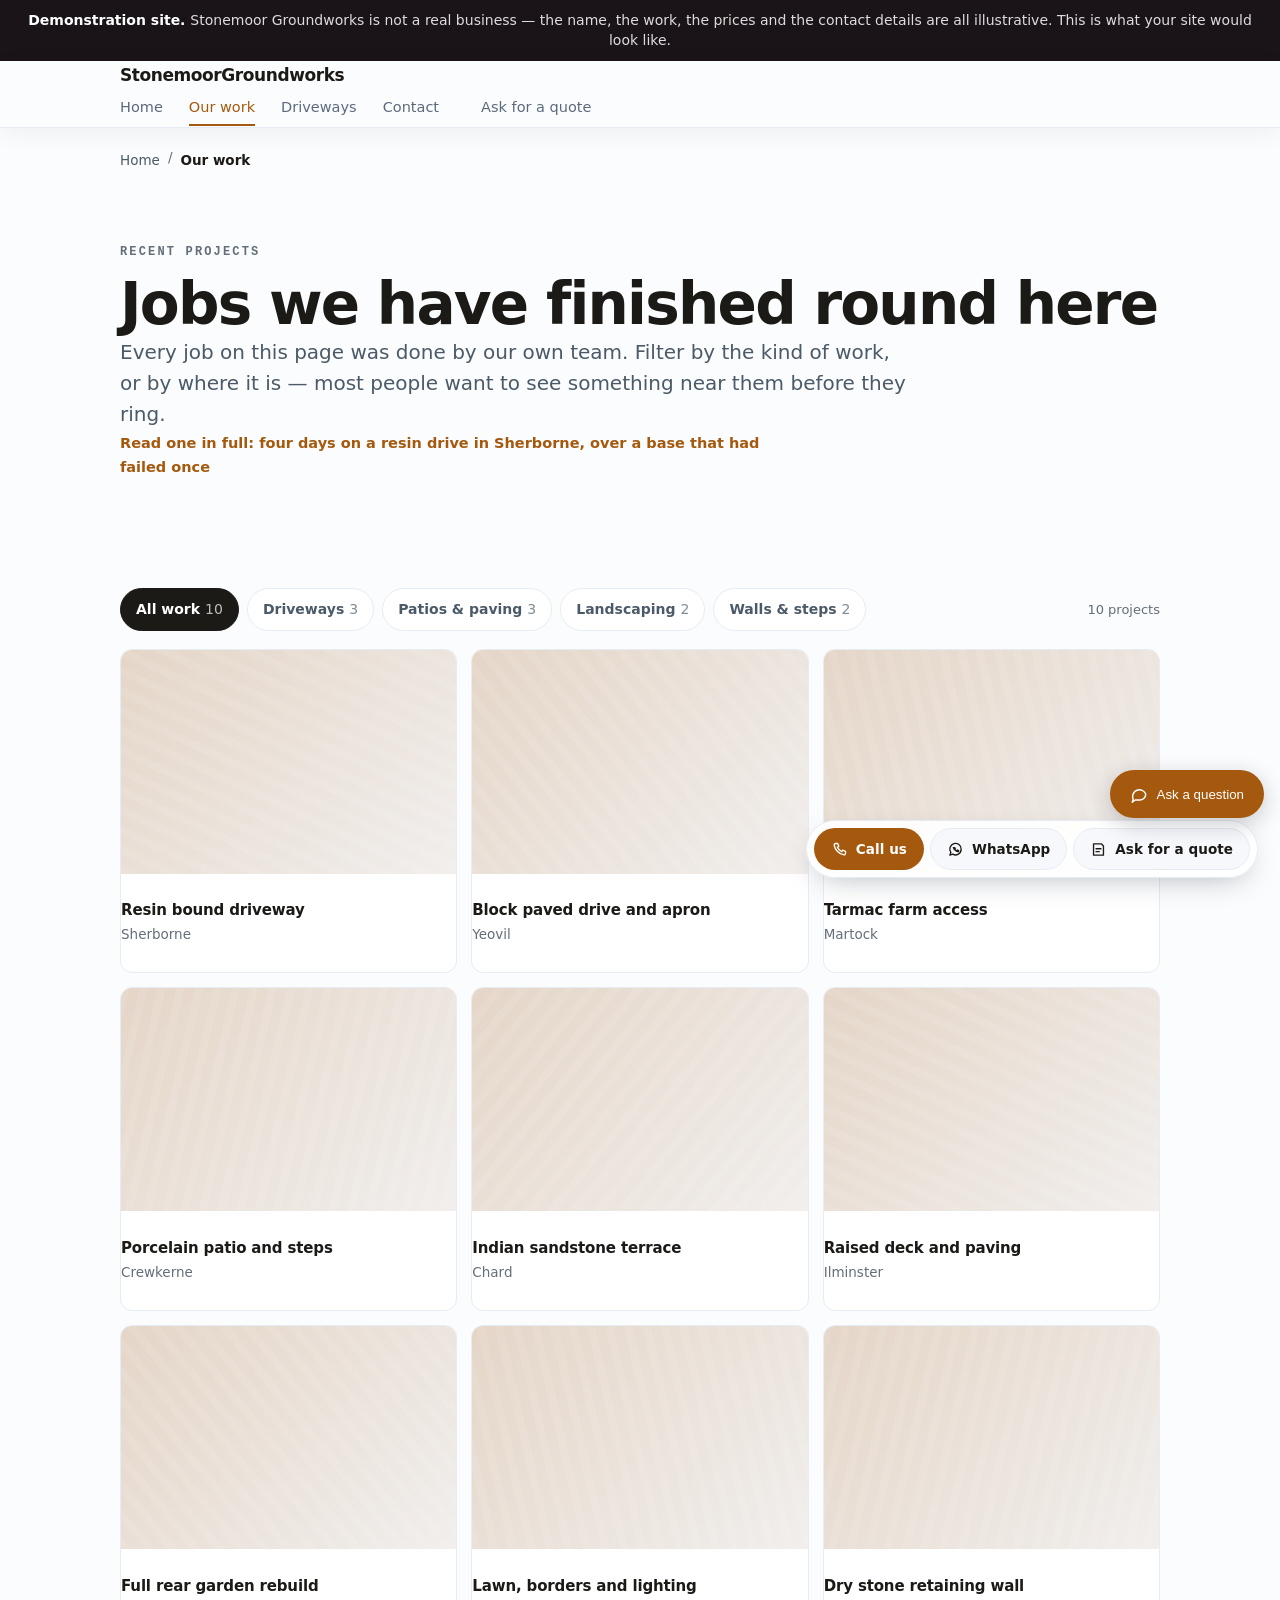
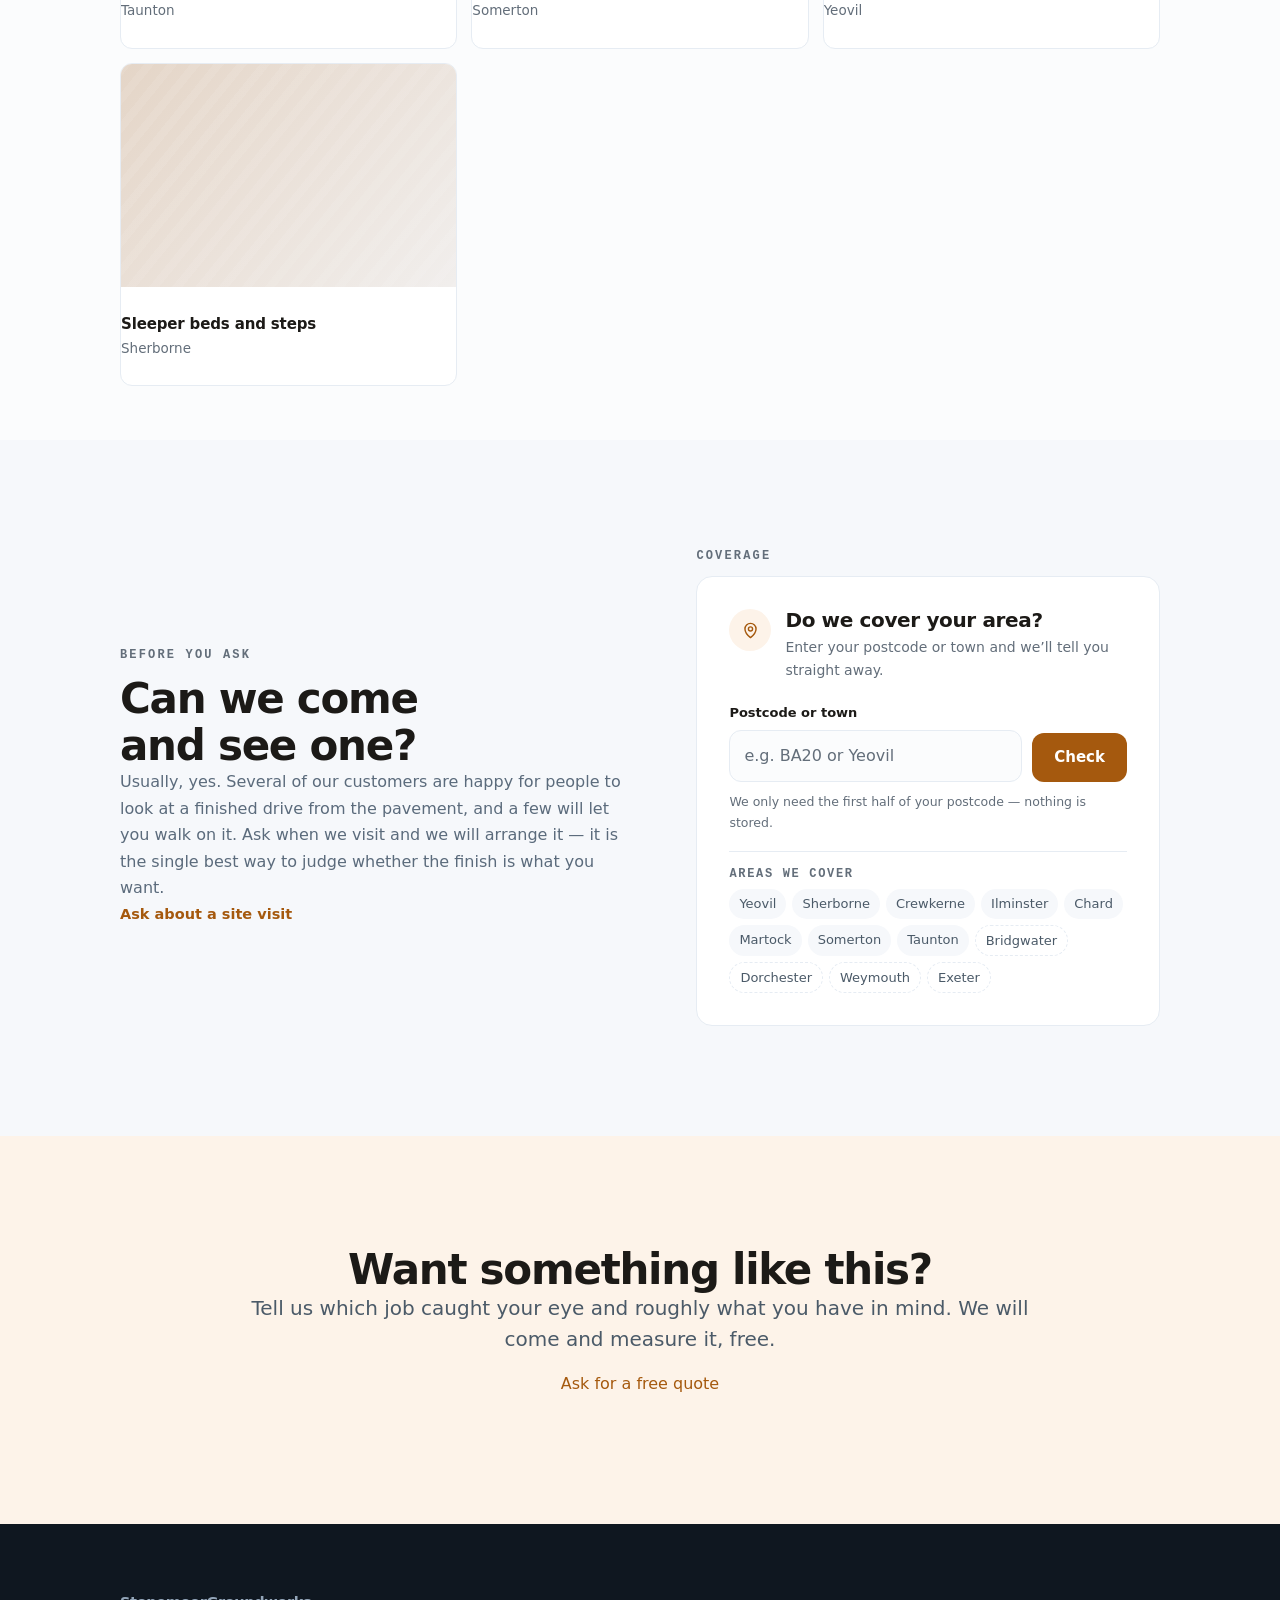
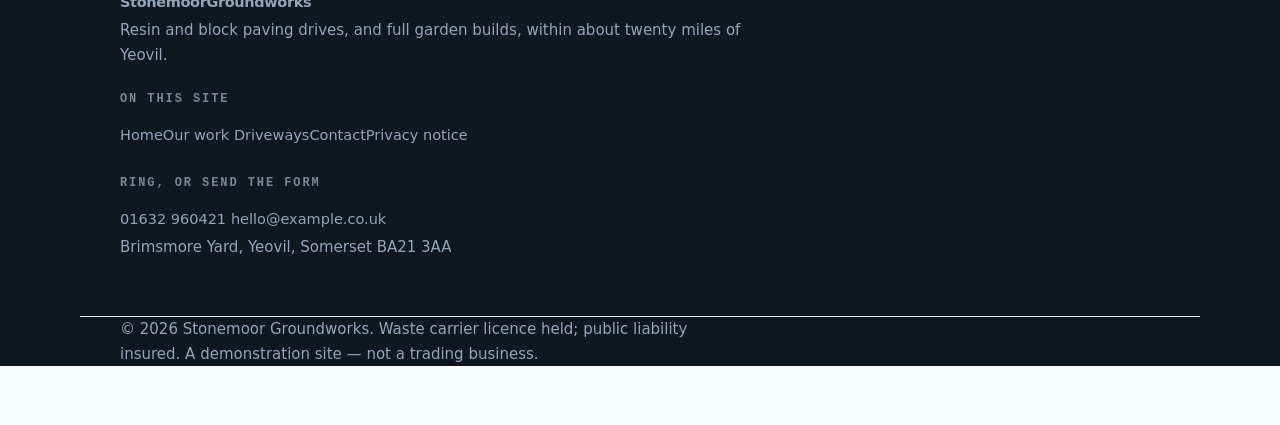
<file: site/work.html>
<!doctype html>
<html lang="en-GB">
<head>
<meta charset="utf-8">
<meta name="viewport" content="width=device-width,initial-scale=1">
<title>Our work — Stonemoor Groundworks</title>
<link rel="icon" href="data:,">
<meta name="description" content="Driveways, patios, landscaping and walling completed across Yeovil, Sherborne, Crewkerne, Chard and Taunton.">
<link rel="stylesheet" href="assets/tokens.css">
<link rel="stylesheet" href="assets/site.css">
<noscript><link rel="stylesheet" href="assets/noscript.css"></noscript>
<!-- ^ site.css hides every [data-reveal] until site.js reveals it. Without this the page is empty without JavaScript. -->
<link rel="stylesheet" href="trade.css">
<link rel="stylesheet" href="assets/brand.css">
</head>
<body>
<aside aria-label="About this site" style="background:#1A1418;color:#fff;padding:10px 16px;font:600 14px/1.45 system-ui,sans-serif;text-align:center">Demonstration site. <span style="font-weight:400;opacity:.85">Stonemoor Groundworks is not a real business &mdash; the name, the work, the prices and the contact details are all illustrative. This is what your site would look like.</span></aside>
<a class="skip" href="#main">Skip to content</a>

<header class="hdr" id="hdr">
  <div class="wrap row">
    <a class="brand" href="index.html">Stonemoor<span>Groundworks</span></a>
    <nav class="nav" id="nav" aria-label="Main">
      <a href="index.html">Home</a>
      <a href="work.html" aria-current="page">Our work</a>
      <a href="service.html">Driveways</a>
      <a href="contact.html">Contact</a>
      <a class="btn btn-sm" href="service.html#quote">Ask for a quote</a>
    </nav>
    <button class="burger" id="burger" aria-label="Menu" aria-expanded="false" aria-controls="nav">
      <span></span><span></span>
    </button>
  </div>
</header>

<main id="main" tabindex="-1">

  <nav class="crumbs wrap" aria-label="Breadcrumb">
    <a href="index.html">Home</a> <span aria-hidden="true">/</span> <span aria-current="page">Our work</span>
  </nav>

  <section class="section section-tight">
    <div class="wrap">
      <p class="eyebrow">Recent projects</p>
      <h1>Jobs we have finished round here</h1>
      <p class="lede measure">Every job on this page was done by our own team.
        Filter by the kind of work, or by where it is &mdash; most people want to see
        something near them before they ring.</p>
      <!-- The gallery tiles are anchors, and until case-study.html existed they
           pointed nowhere. One worked example is worth more than the grid: it is
           the only place on the site that says what a job cost and what went
           wrong halfway through. -->
      <p><a class="arrow-link" href="case-study.html">Read one in full:
        four days on a resin drive in Sherborne, over a base that had failed once</a></p>
    </div>
  </section>

  <!-- ================================================================= -->
  <!-- The gallery is the page. Each tile carries the job type AND the    -->
  <!-- town as real text, because that is what earns the local ranking -  -->
  <!-- "resin driveway, Sherborne" as a heading beats any alt attribute.  -->
  <!-- ================================================================= -->
  <section class="section section-tight">
    <div class="wrap">
      <!--BEGIN IND-GAL-001-->
<style>
/* IND-GAL-001  Filterable project gallery
   For a landscaper, a roofer or a kitchen fitter this is not a section of
   the website - it IS the website. Everything else is throat-clearing.

   The decisions that make it work:

     - EVERY TILE CARRIES THE JOB TYPE AND THE PLACE AS REAL TEXT. "Resin
       driveway, Sherborne" written on the page is the local SEO. An alt
       attribute is a caption for a picture; a heading is a page about a
       thing. Trades sites lose this constantly by shipping a bare grid of
       photographs with filenames like IMG_4471.jpg;
     - THE FILTER LIVES IN THE URL. #work=driveways can be sent to a
       customer, linked from an ad, or bookmarked. A filter that only exists
       in memory cannot be shared, which is most of its value gone;
     - COUNTS ARE ON THE CHIPS. "Driveways (14)" tells a visitor whether the
       filter is worth pressing before they press it;
     - CHIPS ARE BUTTONS WITH aria-pressed, not styled divs, so the toggle
       state is announced rather than merely coloured;
     - FILTERING HIDES, IT DOES NOT REBUILD. Nothing is removed from the DOM,
       so there is no re-layout thrash, no lost focus, and no flash of an
       empty grid between states;
     - THERE IS AN EMPTY STATE, because a filter combination that matches
       nothing otherwise reads as a broken page.

   NO PHOTOGRAPHS ARE SHIPPED WITH THIS COMPONENT. Licensing is the hard rule
   in this library and stock imagery is exactly where it goes wrong. The
   tiles below are CSS, deliberately abstract, and sized to the real aspect
   ratio so the layout does not move when real pictures replace them. Swap
   in <img> with width and height ATTRIBUTES set - see SYS-IMG-001 - or the
   page will shift as each one loads.

   Enlarging is UI-LBX-001's job. Each tile is already an anchor pointing at
   the full-size file; point it at the lightbox instead and the two compose. */

.gal{position:relative;min-width:0}

.gal-bar{display:flex;flex-wrap:wrap;gap:8px;margin:0 0 18px;align-items:center}
.gal-chip{font:inherit;font-size:14px;font-weight:600;padding:9px 15px;min-height:40px;
  border:1px solid var(--line,#e6ecf3);border-radius:var(--r-pill,999px);
  background:var(--surface,#fff);color:var(--ink-60,#5b6a79);cursor:pointer;
  transition:border-color var(--dur-fast,.16s) var(--ease-out,ease),
             background var(--dur-fast,.16s) var(--ease-out,ease),
             color var(--dur-fast,.16s) var(--ease-out,ease)}
.gal-chip .n{font-weight:400;opacity:.7;margin-left:5px;font-variant-numeric:tabular-nums}
.gal-chip:hover{border-color:var(--ink-35,#9aa8b6)}
.gal-chip[aria-pressed="true"]{background:var(--ink,#0f1720);border-color:var(--ink,#0f1720);color:#fff}
.gal-chip:focus-visible{outline:2px solid var(--brand,#1D69DF);outline-offset:2px}

.gal-count{margin-left:auto;font-size:13px;color:var(--ink-45,#636E7A);
  font-variant-numeric:tabular-nums}

.gal-grid{display:grid;gap:14px;
  grid-template-columns:repeat(auto-fill,minmax(min(100%,250px),1fr));margin:0;padding:0;
  list-style:none}
.gal-grid > li{min-width:0}

.gal-t{display:block;text-decoration:none;color:inherit;border-radius:var(--r,10px);
  overflow:hidden;background:var(--surface,#fff);border:1px solid var(--line,#e6ecf3);
  height:100%;transition:transform var(--dur-fast,.18s) var(--ease-out,ease),
                         box-shadow var(--dur-fast,.18s) var(--ease-out,ease)}
.gal-t:hover{transform:translateY(-3px);box-shadow:0 14px 28px -18px rgba(16,32,48,.55)}
.gal-t:focus-visible{outline:2px solid var(--brand,#1D69DF);outline-offset:2px}

/* The placeholder. 3:2, which is what a phone camera held sideways gives you,
   so real photographs drop in without the grid moving. */
.gal-ph{aspect-ratio:3/2;width:100%;display:block;position:relative;overflow:hidden;
  background:linear-gradient(135deg,
    color-mix(in srgb,var(--brand,#1D69DF) 22%,var(--paper-alt,#f6f8fb)),
    color-mix(in srgb,var(--brand,#1D69DF) 6%,var(--paper-alt,#f6f8fb)))}
.gal-ph::after{content:"";position:absolute;inset:0;opacity:.5;
  background-image:repeating-linear-gradient(var(--a,45deg),
    rgba(255,255,255,.16) 0 8px, transparent 8px 18px)}
.gal-t img{display:block;width:100%;height:auto;aspect-ratio:3/2;object-fit:cover}

.gal-cap{padding:13px 15px 15px}
.gal-cap b{display:block;font-size:15px;font-weight:600;letter-spacing:-.01em;line-height:1.35}
.gal-cap span{display:block;font-size:13.5px;color:var(--ink-45,#636E7A);margin-top:3px}

.gal-none{margin:0;padding:44px 20px;text-align:center;border:1px dashed var(--line,#e6ecf3);
  border-radius:var(--r,10px);color:var(--ink-45,#636E7A);font-size:14.5px}
.gal-none button{font:inherit;font-weight:700;background:none;border:0;padding:0;
  color:var(--brand,#1D69DF);cursor:pointer;text-decoration:underline}

@media (prefers-reduced-motion:reduce){
  .gal-t,.gal-chip{transition:none}
  .gal-t:hover{transform:none}
}
</style>

<div class="gal" id="gal">
  <div class="gal-bar" id="galBar" role="group" aria-label="Filter projects"></div>
  <ul class="gal-grid" id="galGrid"></ul>
  <p class="gal-none" id="galNone" hidden>
    Nothing in that category yet.
    <button type="button" id="galReset">Show everything</button>
  </p>
</div>

<script>
(function(){
  'use strict';

  /* ------------------------------------------------------------------ *
   * CONFIG - the only part that changes between one trade and another.  *
   * ------------------------------------------------------------------ *
   * cat   : must match a key in CATS.
   * title : what the job was. Write it the way a customer would search.
   * place : the town. This is the half that earns the local ranking.
   * img   : optional. Leave it out and the CSS placeholder is used.       */

  var CATS = {
    driveways:   'Driveways',
    patios:      'Patios & paving',
    landscaping: 'Landscaping',
    walls:       'Walls & steps'
  };

  var PROJECTS = [
    { cat:'driveways',   title:'Resin bound driveway',        place:'Sherborne' },
    { cat:'driveways',   title:'Block paved drive and apron', place:'Yeovil' },
    { cat:'driveways',   title:'Tarmac farm access',          place:'Martock' },
    { cat:'patios',      title:'Porcelain patio and steps',   place:'Crewkerne' },
    { cat:'patios',      title:'Indian sandstone terrace',    place:'Chard' },
    { cat:'patios',      title:'Raised deck and paving',      place:'Ilminster' },
    { cat:'landscaping', title:'Full rear garden rebuild',    place:'Taunton' },
    { cat:'landscaping', title:'Lawn, borders and lighting',  place:'Somerton' },
    { cat:'walls',       title:'Dry stone retaining wall',    place:'Yeovil' },
    { cat:'walls',       title:'Sleeper beds and steps',      place:'Sherborne' }
  ];

  var HASH_KEY = 'work';        /* #work=driveways */

  /* ------------------------------------------------------------------ */

  var bar  = document.getElementById('galBar');
  var grid = document.getElementById('galGrid');
  var none = document.getElementById('galNone');
  var reset = document.getElementById('galReset');
  if (!bar || !grid) return;

  var counts = { all: PROJECTS.length };
  PROJECTS.forEach(function(p){ counts[p.cat] = (counts[p.cat] || 0) + 1; });

  /* Tiles. Built once; filtering only ever toggles [hidden] from here on. */
  PROJECTS.forEach(function(p, i){
    var li = document.createElement('li');
    li.setAttribute('data-cat', p.cat);

    var a = document.createElement('a');
    a.className = 'gal-t';
    a.href = p.img || '#';
    /* The accessible name says the whole thing, because "image 4" is what a
       screen reader otherwise announces for a gallery of a firm's best work. */
    a.setAttribute('aria-label', p.title + ', ' + p.place + ' — view larger');

    if (p.img){
      var im = document.createElement('img');
      im.src = p.img; im.alt = p.title + ', ' + p.place;
      im.loading = 'lazy'; im.decoding = 'async';
      im.width = 600; im.height = 400;
      a.appendChild(im);
    } else {
      var ph = document.createElement('span');
      ph.className = 'gal-ph';
      ph.style.setProperty('--a', (25 + (i % 5) * 26) + 'deg');
      ph.setAttribute('aria-hidden', 'true');
      a.appendChild(ph);
    }

    var cap = document.createElement('span');
    cap.className = 'gal-cap';
    var b = document.createElement('b'); b.textContent = p.title;
    var s = document.createElement('span'); s.textContent = p.place;
    cap.appendChild(b); cap.appendChild(s);
    a.appendChild(cap);

    li.appendChild(a);
    grid.appendChild(li);
  });

  /* Chips, generated from CATS so a new category cannot be added to the
     data and forgotten in the toolbar. */
  var keys = ['all'].concat(Object.keys(CATS));
  keys.forEach(function(k){
    var btn = document.createElement('button');
    btn.type = 'button';
    btn.className = 'gal-chip';
    btn.setAttribute('data-cat', k);
    btn.setAttribute('aria-pressed', 'false');
    btn.innerHTML = (k === 'all' ? 'All work' : CATS[k]) +
                    '<span class="n">' + (counts[k] || 0) + '</span>';
    btn.addEventListener('click', function(){ apply(k, true); });
    bar.appendChild(btn);
  });

  var live = document.createElement('span');
  live.className = 'gal-count';
  live.setAttribute('role', 'status');
  live.setAttribute('aria-live', 'polite');
  bar.appendChild(live);

  function apply(cat, push){
    if (cat !== 'all' && !CATS[cat]) cat = 'all';
    var shown = 0;
    [].forEach.call(grid.children, function(li){
      var hit = cat === 'all' || li.getAttribute('data-cat') === cat;
      li.hidden = !hit;
      if (hit) shown++;
    });
    [].forEach.call(bar.querySelectorAll('.gal-chip'), function(c){
      c.setAttribute('aria-pressed', c.getAttribute('data-cat') === cat ? 'true' : 'false');
    });
    live.textContent = shown + (shown === 1 ? ' project' : ' projects');
    if (none) none.hidden = shown !== 0;

    if (push){
      var h = cat === 'all' ? ' ' : '#' + HASH_KEY + '=' + cat;
      if (history.replaceState) history.replaceState(null, '', h);
      else location.hash = cat === 'all' ? '' : HASH_KEY + '=' + cat;
    }
  }

  function fromHash(){
    var m = new RegExp('[#&]' + HASH_KEY + '=([^&]+)').exec(location.hash || '');
    return m ? decodeURIComponent(m[1]) : 'all';
  }

  if (reset) reset.addEventListener('click', function(){ apply('all', true); });
  window.addEventListener('hashchange', function(){ apply(fromHash(), false); });

  apply(fromHash(), false);
})();
</script>

</div>
<!--END IND-GAL-001-->
    </div>
  </section>

  <section class="section section-alt">
    <div class="wrap split">
      <div data-reveal>
        <p class="eyebrow">Before you ask</p>
        <h2>Can we come and see one?</h2>
        <p class="measure">Usually, yes. Several of our customers are happy for people
          to look at a finished drive from the pavement, and a few will let you walk on
          it. Ask when we visit and we will arrange it &mdash; it is the single best way
          to judge whether the finish is what you want.</p>
        <a class="arrow-link" href="contact.html">Ask about a site visit</a>
      </div>
      <div data-reveal>
        <p class="eyebrow">Coverage</p>
        <!--BEGIN IND-PST-001-->
<style>
/* IND-PST-001  Service-area / postcode checker
   Answers the first question anyone asks a local trade: do you come to me.

   The decisions that make it work:

     - IT MATCHES ON THE OUTWARD CODE, never the full postcode. BA20 answers
       the question exactly as well as BA20 1AA, and covers thousands of
       households rather than one. Asking for the full code would be asking
       for personal data to do a job that does not need it;
     - IT ALSO MATCHES TOWN NAMES, because most people cannot recite their
       outward code but every one of them knows where they live;
     - THERE ARE THREE ANSWERS, not two. Covered, covered with a travel
       charge, and outside. A yes/no throws away the case that pays best: a
       trade will cross two counties for a large job and not for a small one;
     - "OUTSIDE" IS NEVER A DEAD END. It names what IS covered nearby and
       still offers a way to ask, because the answer to a big enough job is
       always yes and a bounced visitor is a lost enquiry;
     - VALIDATION IS DELIBERATELY LOOSE. Wrongly rejecting a real postcode is
       far worse than accepting a wrong one and saying "not covered".

   There is no postcode API here on purpose. Lookup services are paid, and
   sending a visitor's postcode to a third party is a data-sharing decision
   the client has not been asked to make. The data below is a local array. */

.psc{background:var(--surface,#fff);border:1px solid var(--line,#e6ecf3);
  border-radius:var(--r-lg,16px);padding:clamp(22px,4vw,32px);position:relative;overflow:hidden}
.psc::before{content:"";position:absolute;inset:-40% -10% auto -10%;height:130px;
  background:radial-gradient(60% 100% at 50% 0,
    color-mix(in srgb,var(--brand,#1D69DF) 10%,transparent),transparent 70%);
  pointer-events:none}

.psc-hd{display:flex;align-items:flex-start;gap:14px;margin:0 0 20px;position:relative}
.psc-hd .ic{flex:0 0 auto;width:42px;height:42px;border-radius:50%;display:grid;place-items:center;
  background:var(--brand-wash,#eef4fd)}
.psc-hd .ic svg{width:19px;height:19px;fill:none;stroke:var(--brand,#1D69DF);stroke-width:1.8;
  stroke-linecap:round;stroke-linejoin:round}
.psc-hd h2{margin:0 0 4px;font-size:20px;font-weight:600;letter-spacing:-.018em}
.psc-hd p{margin:0;font-size:14px;color:var(--ink-45,#636E7A)}

.psc-form{display:flex;gap:10px;flex-wrap:wrap;position:relative}
.psc-form .fld{flex:1 1 200px;min-width:0}
.psc-form label{display:block;font-size:13px;font-weight:600;margin:0 0 6px}
.psc-form input{width:100%;min-width:0;font:inherit;font-size:16px;padding:12px 14px;
  border:1px solid var(--line,#e6ecf3);border-radius:var(--r,10px);background:var(--paper,#fbfcfd);
  color:inherit;text-transform:uppercase}
.psc-form input::placeholder{text-transform:none;color:var(--ink-45,#636E7A)}
.psc-form input:focus-visible{outline:2px solid var(--brand,#1D69DF);outline-offset:2px;
  border-color:var(--brand,#1D69DF)}
.psc-go{align-self:flex-end;font:inherit;font-weight:600;font-size:15px;padding:12px 22px;
  min-height:46px;border:0;border-radius:var(--r,10px);background:var(--brand,#1D69DF);color:#fff;
  cursor:pointer;transition:filter var(--dur-fast,.16s) var(--ease-out,ease)}
.psc-go:hover{filter:brightness(1.08)}
.psc-go:focus-visible{outline:2px solid var(--ink,#0f1720);outline-offset:2px}

.psc-hint{margin:10px 0 0;font-size:12.5px;color:var(--ink-45,#636E7A)}

/* The result. Three states, each with its own colour, icon and next step.
   It is a live region, so a screen reader hears the answer without hunting. */
.psc-out{margin:18px 0 0;position:relative}
.psc-out:empty{display:none}
.psc-res{display:flex;gap:13px;align-items:flex-start;padding:16px 18px;border-radius:var(--r,10px);
  border:1px solid;animation:psc-in var(--dur,.3s) var(--ease-out,ease) both}
@keyframes psc-in{from{opacity:0;transform:translateY(6px)}}
.psc-res .mk{flex:0 0 auto;width:24px;height:24px;border-radius:50%;display:grid;place-items:center;
  margin-top:1px}
.psc-res .mk svg{width:13px;height:13px;fill:none;stroke:#fff;stroke-width:2.4;
  stroke-linecap:round;stroke-linejoin:round}
.psc-res b{display:block;font-size:15.5px;margin:0 0 3px}
.psc-res span{display:block;font-size:14px;line-height:1.55}
.psc-res a{color:inherit;font-weight:600}

.psc-res.yes{background:var(--good-tint,#eaf7ef);border-color:color-mix(in srgb,var(--good,#1f9254) 30%,transparent);
  color:var(--good-ink,#10593E)}
.psc-res.yes .mk{background:var(--good,#1f9254)}
.psc-res.maybe{background:var(--warn-tint,#fdf4e5);border-color:color-mix(in srgb,var(--warn,#b7791f) 32%,transparent);
  color:#6b4708}
.psc-res.maybe .mk{background:var(--warn,#b7791f)}
.psc-res.no{background:var(--paper-alt,#f6f8fb);border-color:var(--line,#e6ecf3);color:var(--ink,#0f1720)}
.psc-res.no .mk{background:var(--ink-45,#636E7A)}

.psc-list{margin:9px 0 0;padding:0;list-style:none;display:flex;flex-wrap:wrap;gap:6px}
.psc-list li{font-size:12.5px;font-weight:600;padding:3px 9px;border-radius:var(--r-pill,999px);
  background:color-mix(in srgb,currentColor 10%,transparent)}

.psc-all{margin:18px 0 0;padding:16px 0 0;border-top:1px solid var(--line,#e6ecf3);position:relative}
/* 12px, not 11.5px: the library floor for text a visitor actually reads,
   and this is a heading rather than a decorative glyph. */
.psc-all h3{margin:0 0 9px;font:600 12px/1 ui-monospace,SFMono-Regular,Consolas,monospace;
  letter-spacing:.14em;text-transform:uppercase;color:var(--ink-45,#636E7A)}
.psc-all ul{margin:0;padding:0;list-style:none;display:flex;flex-wrap:wrap;gap:6px}
.psc-all li{font-size:13px;padding:4px 10px;border-radius:var(--r-pill,999px);
  background:var(--paper-alt,#f6f8fb);color:var(--ink-60,#5b6a79)}
.psc-all li.ext{background:transparent;border:1px dashed var(--line,#e6ecf3)}

@media (prefers-reduced-motion:reduce){
  .psc-res{animation:none}
  .psc-go{transition:none}
}
</style>

<div class="psc">
  <div class="psc-hd">
    <div class="ic" aria-hidden="true">
      <svg viewBox="0 0 24 24"><path d="M12 21s7-5.6 7-11a7 7 0 1 0-14 0c0 5.4 7 11 7 11Z"/><circle cx="12" cy="10" r="2.6"/></svg>
    </div>
    <div>
      <h2>Do we cover your area?</h2>
      <p>Enter your postcode or town and we&rsquo;ll tell you straight away.</p>
    </div>
  </div>

  <!-- method="post" even though this form is handled entirely in JavaScript
     and never submits. A form with no method defaults to GET, so the one
     time the script does not run - a JS error, a slow network, a blocked
     bundle - the browser puts every field the visitor typed into the URL,
     where it reaches browser history, the Referer header and every server
     log on the way. POST is the difference between a harmless reload and a
     personal-data leak nobody would ever see happen. Flagged by the Push
     Pipeline on four forms, 11 Sep 2026. -->
<form method="post" class="psc-form" id="pscForm" novalidate>
    <div class="fld">
      <label for="pscIn">Postcode or town</label>
      <input id="pscIn" name="area" type="text" autocomplete="postal-code"
             list="pscTowns" placeholder="e.g. BA20 or Yeovil" spellcheck="false">
      <datalist id="pscTowns"></datalist>
    </div>
    <button class="psc-go" type="submit">Check</button>
  </form>
  <p class="psc-hint">We only need the first half of your postcode &mdash; nothing is stored.</p>

  <div class="psc-out" id="pscOut" role="status" aria-live="polite"></div>

  <div class="psc-all">
    <h3>Areas we cover</h3>
    <ul id="pscAll"></ul>
  </div>
</div>

<script>
(function(){
  'use strict';

  /* ------------------------------------------------------------------ *
   * CONFIG - everything industry- and client-specific lives here.       *
   * ------------------------------------------------------------------ *
   * tier 'core'     : covered as standard.
   * tier 'extended' : covered, but with a travel charge or a minimum job.
   *
   * A code may be a full outward code ('BA20', 'TA1') or a bare postcode
   * area ('DT'), which then covers every district in it. Mixing the two is
   * fine and is usually what a real service area looks like.                */

  var AREAS = [
    { town:'Yeovil',       codes:['BA20','BA21','BA22'], tier:'core' },
    { town:'Sherborne',    codes:['DT9'],                tier:'core' },
    { town:'Crewkerne',    codes:['TA18'],               tier:'core' },
    { town:'Ilminster',    codes:['TA19'],               tier:'core' },
    { town:'Chard',        codes:['TA20'],               tier:'core' },
    { town:'Martock',      codes:['TA12'],               tier:'core' },
    { town:'Somerton',     codes:['TA11'],               tier:'core' },
    { town:'Taunton',      codes:['TA1','TA2','TA3'],    tier:'core' },
    { town:'Bridgwater',   codes:['TA5','TA6','TA7'],    tier:'extended' },
    { town:'Dorchester',   codes:['DT1','DT2'],          tier:'extended' },
    { town:'Weymouth',     codes:['DT3','DT4'],          tier:'extended' },
    { town:'Exeter',       codes:['EX1','EX2','EX4'],    tier:'extended' }
  ];

  /* Codes that sit INSIDE a covered area but are not served - a city centre
     with no parking, an island, a zone the insurer will not cover. Checked
     before anything else, because an exclusion that loses to a match is not
     an exclusion. (Carried over from the earlier GEN-003 checker, which had
     this and little else that this one lacked.) */
  var EXCLUDE = [];      /* e.g. ['BA21'] */

  var COPY = {
    /* {town} is substituted. Keep these honest - they are a promise. */
    yes:      { t:'Yes, we cover {town}',
                m:'That is inside our standard working area. No travel charge, and we can usually be with you within a week.' },
    extended: { t:'Yes &mdash; {town} is just outside our core area',
                m:'We do work there. There is a travel charge, and for smaller jobs we may suggest someone closer. Tell us what you need and we will be straight with you.' },
    excluded: { t:'We do not cover {town}',
                m:'That postcode sits inside our area but we do not work there. If you think that is wrong, ask us &mdash; there may be an exception.' },
    no:       { t:'You are outside our usual area',
                m:'We would not want to quote for something we cannot service properly. For larger projects we do travel &mdash; it is worth asking.' },
    unknown:  { t:'That does not look like a postcode',
                m:'Try the first half of your postcode, like BA20, or just type your town.' }
  };

  var ASK_URL = '#contact';   /* where "ask anyway" goes */

  /* ------------------------------------------------------------------ *
   * Matching.                                                           *
   * ------------------------------------------------------------------ */

  /* A UK postcode's inward part is always exactly three characters:
     digit, letter, letter. So if someone pastes a full postcode we can
     take the outward half off the front without needing to understand
     the rest of the format. */
  function outward(raw){
    var s = String(raw || '').toUpperCase().replace(/[^A-Z0-9]/g, '');
    if (s.length > 4 && /\d[A-Z]{2}$/.test(s)) s = s.slice(0, -3);
    return s;
  }

  /* Deliberately loose. One or two letters, a digit, then optionally one
     more digit or letter. It will accept a few things that are not real
     postcodes; that is the right way round, because those simply fall
     through to "not covered" while a stricter test would reject real ones. */
  function looksLikeCode(s){ return /^[A-Z]{1,2}\d[A-Z\d]?$/.test(s); }

  function lettersOf(s){ var m = /^[A-Z]{1,2}/.exec(s); return m ? m[0] : ''; }

  /* The trap here: prefix matching is WRONG for postcodes. 'TA1' is not a
     prefix of 'TA18' in any meaningful sense - they are different districts
     twenty miles apart. So a configured code matches exactly, and only a
     bare postcode AREA with no digits ('DT') matches by prefix. */
  function codeMatches(code, input){
    if (/^[A-Z]{1,2}$/.test(code)) return lettersOf(input) === code;
    return code === input;
  }

  function findByCode(input){
    for (var i = 0; i < AREAS.length; i++){
      for (var j = 0; j < AREAS[i].codes.length; j++){
        if (codeMatches(AREAS[i].codes[j], input)) return AREAS[i];
      }
    }
    return null;
  }

  function findByTown(raw){
    var q = String(raw || '').trim().toLowerCase();
    if (q.length < 3) return null;
    for (var i = 0; i < AREAS.length; i++){
      if (AREAS[i].town.toLowerCase().indexOf(q) === 0) return AREAS[i];
    }
    for (var k = 0; k < AREAS.length; k++){
      if (AREAS[k].town.toLowerCase().indexOf(q) > -1) return AREAS[k];
    }
    return null;
  }

  /* When we do not cover them, say what we DO cover near them. Sharing the
     postcode area's letters is a crude proximity test, but it is the only
     honest one available without coordinates, and it is right often enough
     to be useful: someone in BA14 is told about the BA towns we work in. */
  function nearby(input){
    var L = lettersOf(input), out = [];
    if (!L) return out;
    for (var i = 0; i < AREAS.length; i++){
      for (var j = 0; j < AREAS[i].codes.length; j++){
        if (lettersOf(AREAS[i].codes[j]) === L){ out.push(AREAS[i].town); break; }
      }
    }
    return out;
  }

  /* ------------------------------------------------------------------ *
   * Rendering.                                                          *
   * ------------------------------------------------------------------ */

  var form = document.getElementById('pscForm');
  var input = document.getElementById('pscIn');
  var out = document.getElementById('pscOut');
  if (!form || !input || !out) return;

  var TICK = '<svg viewBox="0 0 24 24"><path d="m4 12 5.5 5.5L20 7"/></svg>';
  var BANG = '<svg viewBox="0 0 24 24"><path d="M12 6v8"/><path d="M12 18h.01"/></svg>';

  function esc(s){
    return String(s).replace(/[&<>"]/g, function(c){
      return { '&':'&amp;', '<':'&lt;', '>':'&gt;', '"':'&quot;' }[c];
    });
  }

  function show(kind, town, extra){
    var c = COPY[kind];
    var cls = kind === 'yes' ? 'yes' : (kind === 'extended' ? 'maybe' : 'no');
    var mark = (kind === 'yes' || kind === 'extended') ? TICK : BANG;
    out.innerHTML =
      '<div class="psc-res ' + cls + '">' +
        '<span class="mk" aria-hidden="true">' + mark + '</span>' +
        '<span><b>' + c.t.replace('{town}', esc(town || '')) + '</b>' +
          '<span>' + c.m + '</span>' + (extra || '') +
        '</span>' +
      '</div>';
  }

  function check(){
    var raw = input.value;
    if (!String(raw).trim()){ out.innerHTML = ''; return; }

    var code = outward(raw);

    /* Town names first when the input is clearly not a code, so "Chard"
       is not mangled into a postcode guess. */
    if (!looksLikeCode(code)){
      var byTown = findByTown(raw);
      if (byTown) return show(byTown.tier === 'core' ? 'yes' : 'extended', byTown.town);
      return show('unknown', '');
    }

    for (var x = 0; x < EXCLUDE.length; x++){
      if (EXCLUDE[x] === code) return show('excluded', code);
    }

    var hit = findByCode(code);
    if (hit) return show(hit.tier === 'core' ? 'yes' : 'extended', hit.town);

    var near = nearby(code);
    var extra = '';
    if (near.length){
      extra = '<ul class="psc-list">' + near.slice(0, 5).map(function(t){
        return '<li>' + esc(t) + '</li>';
      }).join('') + '</ul>';
    }
    extra += '<span style="margin-top:9px"><a href="' + ASK_URL + '">Ask us anyway &rarr;</a></span>';
    show('no', '', extra);
  }

  form.addEventListener('submit', function(e){ e.preventDefault(); check(); });

  /* Clear a stale answer the moment they start editing, so the green tick
     never sits under a postcode it does not belong to. */
  input.addEventListener('input', function(){ out.innerHTML = ''; });

  /* The town list and the "areas we cover" strip are both generated from
     AREAS, so they cannot fall out of step with what the checker believes. */
  (function paint(){
    var dl = document.getElementById('pscTowns');
    var all = document.getElementById('pscAll');
    var i;
    if (dl){
      for (i = 0; i < AREAS.length; i++){
        var o = document.createElement('option');
        o.value = AREAS[i].town;
        dl.appendChild(o);
      }
    }
    if (all){
      for (i = 0; i < AREAS.length; i++){
        var li = document.createElement('li');
        li.textContent = AREAS[i].town;
        if (AREAS[i].tier !== 'core'){
          li.className = 'ext';
          li.title = 'Covered, travel charge may apply';
        }
        all.appendChild(li);
      }
    }
  })();
})();
</script>

</div>
<!--END IND-PST-001-->
      </div>
    </div>
  </section>

  <section class="section cta-band">
    <div class="wrap center" data-reveal>
      <h2>Want something like this?</h2>
      <p class="lede measure center-x">Tell us which job caught your eye and roughly
        what you have in mind. We will come and measure it, free.</p>
      <a class="btn btn-lg" href="service.html#quote">Ask for a free quote</a>
    </div>
  </section>

</main>

<footer class="ftr">
  <div class="wrap grid">
    <div>
      <a class="brand" href="index.html">Stonemoor<span>Groundworks</span></a>
      <p>Resin and block paving drives, and full garden builds, within about twenty miles of Yeovil.</p>
    </div>
    <div>
      <h3>On this site</h3>
      <a href="index.html">Home</a><a href="work.html">Our work</a>
      <a href="service.html">Driveways</a><a href="contact.html">Contact</a><a href="privacy.html">Privacy notice</a>
    </div>
    <div>
      <h3>Ring, or send the form</h3>
      <a href="tel:+441632960421">01632 960421</a>
      <a href="mailto:hello@example.co.uk">hello@example.co.uk</a>
      <p>Brimsmore Yard, Yeovil, Somerset BA21 3AA</p>
    </div>
  </div>
  <div class="wrap rule">
    <p>&copy; 2026 Stonemoor Groundworks. Waste carrier licence held; public liability insured. A demonstration site &mdash; not a trading business.</p>
  </div>
</footer>

<!-- The assistant. It sits beside the sticky call bar on purpose and
     measures it, rather than guessing at its height - both own the bottom-right
     corner and the call button is the one control this site cannot cover. -->
<!--BEGIN UI-ASK-001-->
<style>
/* UI-ASK-001  Site assistant
   ---------------------------------------------------------------------------
   One shell at three power levels. Sell the first to everybody; sell the third
   to whoever will pay for it.

     MODE 1  SCRIPTED. A decision tree of buttons. No API, no backend, no
             request leaves the page, nothing to go wrong and nothing to bill.
             It answers the eight questions every trade is asked and hands off
             to IND-WIZ-001. This is what most clients should get, and saying
             so out loud is a large part of why they trust the rest of it.
     MODE 2  RETRIEVAL. Free text, answered from a local knowledge base by
             keyword overlap. Still no API and still no running cost. It knows
             what it does not know, which is the entire difference between
             useful and embarrassing.
     MODE 3  LLM ADAPTER. A documented seam where the client's own model goes.
             We ship the socket. We never ship the key.

   THE KEY, BECAUSE THIS IS WHERE THESE GO WRONG: there is no safe way to put
   an API key in a website. Anything the browser can read, a visitor can read -
   devtools, view-source, the network tab - and a leaked key is billed to the
   client until somebody notices. So the adapter posts to an endpoint the
   CLIENT owns, and the key lives on that server. If a client wants mode 3
   without a backend, the honest answer is that they want mode 2.

   The rest of the decisions:

     - THE BOT SAYS IT IS A BOT, in the header, permanently, not in a greeting
       that scrolls away. Under the CPUT Regulations a trader must not create
       the false impression of dealing with a person, and a support bot with a
       human name and a photograph is doing exactly that;
     - NOTHING IS STORED. A transcript is personal data under the UK GDPR the
       moment somebody types "my drive at 14 Brimsmore Yard is cracking" - and
       they do. The default here keeps the conversation in a variable that dies
       with the tab: no localStorage, no cookie, no analytics event. Wiring
       mode 3 to a server changes that, so the privacy link and the retention
       line are part of the component rather than something to remember later;
     - THERE IS A HARD FENCE around regulated advice. The refusal check runs
       BEFORE the knowledge base and before the model, so no amount of
       configuration or prompting can route around it. A chatbot on a financial
       adviser's site that answers "should I move my pension" has committed the
       firm to a personal recommendation;
     - MESSAGES ARE BUILT WITH textContent, NEVER innerHTML. In mode 3 the text
       comes from a model, which can be talked into emitting markup, and in
       mode 2 part of it comes from the visitor. One innerHTML here is a
       cross-site scripting hole on every page of the site;
     - IT KNOWS ABOUT IND-ACT-001. Both live in the bottom-right corner, and on
       a phone the sticky call bar owns the bottom of the screen. The launcher
       lifts itself clear rather than landing on top of the call button, which
       is the one control the site cannot afford to cover.                     */

.ask{--ask-accent:var(--brand,#1D69DF);
  /* Cleared by JS when IND-ACT-001 is on the page. Not a guess at its height:
     the bar is measured, because it is 56px on one breakpoint and 64px on
     another and a hardcoded number is wrong on one of them. */
  --ask-lift:0px}

/* ---- launcher ------------------------------------------------------- */
.ask-open{position:fixed;z-index:70;right:16px;
  bottom:calc(16px + var(--ask-lift) + env(safe-area-inset-bottom, 0px));
  display:inline-flex;align-items:center;gap:9px;min-height:48px;padding:12px 20px;
  border:0;border-radius:var(--r-pill,999px);cursor:pointer;
  background:var(--ask-accent);color:#fff;font:650 15px/1 inherit;
  box-shadow:0 6px 22px rgba(15,23,32,.22);
  transition:transform var(--dur-fast,.16s) var(--ease-out,ease)}
.ask-open:hover{transform:translateY(-2px)}
.ask-open:focus-visible{outline:3px solid var(--ask-accent);outline-offset:3px}
.ask-open svg{width:18px;height:18px;fill:none;stroke:currentColor;stroke-width:1.9;
  stroke-linecap:round;stroke-linejoin:round}

/* ---- panel ---------------------------------------------------------- */
.ask-panel{position:fixed;z-index:71;right:16px;
  bottom:calc(16px + var(--ask-lift) + env(safe-area-inset-bottom, 0px));
  width:min(380px,calc(100vw - 32px));
  /* dvh, not vh: on a phone with the browser chrome showing, 100vh is taller
     than the visible viewport and the foot of the panel - which is the input -
     sits under the address bar. */
  max-height:min(560px,calc(100dvh - 32px));
  display:flex;flex-direction:column;overflow:hidden;
  background:var(--surface,#fff);border:1px solid var(--line,#e6ecf3);
  border-radius:var(--r-lg,16px);box-shadow:0 18px 48px rgba(15,23,32,.2)}
.ask-panel[hidden]{display:none}

.ask-hd{display:flex;align-items:flex-start;gap:12px;padding:14px 14px 12px;
  border-bottom:1px solid var(--line,#e6ecf3);flex:0 0 auto}
.ask-hd-t{min-width:0;flex:1 1 auto}
.ask-hd-t b{display:block;font-size:15px;letter-spacing:-.01em}
/* The disclosure. Permanent, in the header, and not a greeting that scrolls
   away after four messages. */
.ask-bot{display:block;font-size:12px;color:var(--ink-45,#636E7A);margin-top:2px}
.ask-x{flex:0 0 auto;width:32px;height:32px;border:0;background:0;cursor:pointer;
  border-radius:8px;color:var(--ink-45,#636E7A);font-size:18px;line-height:1}
.ask-x:hover{background:var(--paper-alt,#f4f6f9);color:var(--ink,#0f1720)}
.ask-x:focus-visible{outline:2px solid var(--ask-accent);outline-offset:2px}

.ask-log{flex:1 1 auto;overflow-y:auto;padding:14px;display:flex;
  flex-direction:column;gap:10px;min-height:0}

.ask-m{max-width:86%;padding:10px 13px;border-radius:14px;font-size:14.5px;
  line-height:1.55;white-space:pre-wrap;overflow-wrap:anywhere}
.ask-m.bot{align-self:flex-start;background:var(--paper-alt,#f4f6f9);
  border-bottom-left-radius:5px}
.ask-m.you{align-self:flex-end;background:var(--ask-accent);color:#fff;
  border-bottom-right-radius:5px}
.ask-m.sys{align-self:stretch;max-width:100%;background:var(--warn-tint,#fdf4e7);
  color:var(--ink,#0f1720);font-size:13px;border-radius:10px}

.ask-more{display:inline-block;margin-top:7px;font-weight:650;font-size:13.5px;
  color:var(--ask-accent);min-height:24px;padding-block:3px}

.ask-chips{display:flex;flex-wrap:wrap;gap:7px;padding:0 14px 12px;flex:0 0 auto}
.ask-chip{font:600 13.5px/1 inherit;padding:9px 13px;min-height:24px;cursor:pointer;
  border:1px solid var(--line-2,#dbe4ee);background:var(--surface,#fff);
  color:var(--ink,#0f1720);border-radius:var(--r-pill,999px);text-align:left}
.ask-chip:hover{border-color:var(--ask-accent);color:var(--ask-accent)}
.ask-chip:focus-visible{outline:2px solid var(--ask-accent);outline-offset:2px}

.ask-form{display:flex;gap:8px;padding:12px 14px;border-top:1px solid var(--line,#e6ecf3);
  flex:0 0 auto}
.ask-form[hidden]{display:none}
.ask-in{flex:1 1 auto;min-width:0;font:15px/1.4 inherit;padding:11px 13px;
  border:1px solid var(--line-2,#dbe4ee);border-radius:var(--r,10px);
  background:var(--paper,#fbfcfd);color:var(--ink,#0f1720)}
.ask-in:focus-visible{outline:2px solid var(--ask-accent);outline-offset:1px;border-color:transparent}
.ask-send{flex:0 0 auto;min-width:44px;min-height:44px;border:0;cursor:pointer;
  border-radius:var(--r,10px);background:var(--ask-accent);color:#fff;font:650 14px/1 inherit}
.ask-send:focus-visible{outline:2px solid var(--ask-accent);outline-offset:2px}

.ask-ft{padding:0 14px 12px;font-size:11.5px;line-height:1.5;color:var(--ink-45,#636E7A);
  flex:0 0 auto}
.ask-ft a{color:inherit}

/* Three dots while a real request is in flight. Modes 1 and 2 never show it:
   they answer instantly, and faking a delay to seem thoughtful is a small lie
   told to somebody in a hurry. */
.ask-wait{display:flex;gap:4px;align-self:flex-start;padding:12px 13px}
.ask-wait i{width:6px;height:6px;border-radius:50%;background:var(--ink-35,#9aa8b6);
  animation:ask-b 1.1s ease-in-out infinite}
.ask-wait i:nth-child(2){animation-delay:.15s}
.ask-wait i:nth-child(3){animation-delay:.3s}
@keyframes ask-b{0%,60%,100%{opacity:.35;transform:translateY(0)}30%{opacity:1;transform:translateY(-3px)}}

.ask-sr{position:absolute;width:1px;height:1px;padding:0;margin:-1px;overflow:hidden;
  clip-path:inset(50%);white-space:nowrap;border:0}

@media (prefers-reduced-motion:reduce){
  .ask-open,.ask-open:hover{transition:none;transform:none}
  .ask-wait i{animation:none}
}
</style>

<!-- The launcher is created by the script, not written here: with scripting
     off there is nothing behind it, and a button that does nothing is worse
     than no button. The panel's markup is real, so it can be read and styled
     without running anything. -->
<div class="ask" id="ask">

  <div class="ask-panel" id="askPanel" role="dialog" aria-modal="false"
       aria-labelledby="askTitle" hidden>

    <div class="ask-hd">
      <div class="ask-hd-t">
        <b id="askTitle">Stonemoor assistant</b>
        <span class="ask-bot">Automated &mdash; you are not talking to a person</span>
      </div>
      <button type="button" class="ask-x" id="askX" aria-label="Close assistant">&#10005;</button>
    </div>

    <!-- role="log" with aria-live="polite": a screen reader hears each new
         message as it arrives without losing the visitor's place, which is
         what "log" means and what a transcript is. -->
    <div class="ask-log" id="askLog" role="log" aria-live="polite" aria-relevant="additions"></div>

    <div class="ask-chips" id="askChips"></div>

    <!-- method="post" even though this form is handled entirely in JavaScript
     and never submits. A form with no method defaults to GET, so the one
     time the script does not run - a JS error, a slow network, a blocked
     bundle - the browser puts every field the visitor typed into the URL,
     where it reaches browser history, the Referer header and every server
     log on the way. POST is the difference between a harmless reload and a
     personal-data leak nobody would ever see happen. Flagged by the Push
     Pipeline on four forms, 11 Sep 2026. -->
<form method="post" class="ask-form" id="askForm" hidden>
      <label class="ask-sr" for="askIn">Ask a question</label>
      <input class="ask-in" id="askIn" type="text" autocomplete="off"
             placeholder="Ask about prices, areas, timings&hellip;">
      <button class="ask-send" type="submit">Send</button>
    </form>

    <p class="ask-ft" id="askFt"></p>
  </div>
</div>

<script>
/* UI-ASK-001 --------------------------------------------------------------
   Configuration first. Everything a client needs to change is in this block;
   nothing below it should need editing to ship a site.                      */

var ASSIST = {
  mode: 1,                       // 1 scripted | 2 retrieval | 3 LLM adapter
  title: 'Stonemoor assistant',
  intro: 'Hello. I can answer the common questions about driveways, ' +
         'coverage and timings. What would you like to know?',

  // Where a conversation ends up. Every branch of the script leads to one of
  // these, because an assistant that answers questions and then leaves the
  // visitor on their own has done half a job.
  handoff: {
    tel:   '+441632960421',
    telLabel: '01632 960421',
    quote: '#quote',
    quoteLabel: 'Get a written quote'
  },

  // A REAL PAGE, not an in-page anchor. This was '#privacy', which
  // scrolls to nothing on every site that inlines this component -
  // and the assistant's own footer advertises it as the privacy
  // notice, right under a line about what it does with a
  // transcript. A dead link there is worse than no link. 12 Sep 2026.
  privacy: 'privacy.html',

  /* MODE 3 ONLY. The URL of an endpoint THE CLIENT OWNS, which holds the API
     key server-side and talks to the model. Null means unwired, and the
     component says so plainly rather than failing silently.

     Do not put a provider's URL here and do not put a key anywhere in this
     file. A key in client-side code is public: devtools, view-source and the
     network tab all show it, and it is billed to the client until somebody
     notices the invoice. */
  endpoint: null,

  /* Retention, shown in the footer. The default is the honest one for modes
     1 and 2, where nothing leaves the page at all. Change it the moment an
     endpoint is wired, because then it stops being true. */
  retention: 'Nothing you type here is stored or sent anywhere.'
};

/* ---- the fence ----------------------------------------------------------
   Checked BEFORE the knowledge base and before any model, so no amount of
   configuration or prompting reaches past it. Each entry is a topic the
   business must not be answering through a chat window.

   The trade set below is about liability. On a financial adviser's site the
   set is about the FCA perimeter - pension transfers, "should I invest in",
   tax planning - and answering one of those through a bot commits the firm
   to a personal recommendation it has no fact-find behind. Same mechanism,
   different list.                                                           */
/* ---- THE SENSITIVE ROUTE, AND IT RUNS BEFORE EVERYTHING ---------------
   REFUSE below stops the assistant answering things it must not answer.
   This is a different problem and a worse one: somebody has told it
   something that needs a person, and answering at all is the failure.

   "my husband died last week". "I cannot pay my mortgage". "I think I have
   been scammed". "I want to complain." A keyword-matched FAQ answer to any
   of those is close to the worst thing a small business website can do, and
   it is what every assistant without this list does - because the words
   overlap with ordinary entries. "died" hits an estate page. "cannot pay"
   hits a pricing page. The better the knowledge base, the more confidently
   it gets this wrong.

   Generalised from a regulated-sector chat governance pack, but there is
   nothing regulated about the problem: a builder is told "I have lost my job
   and I cannot pay you", and a florist is told about a funeral. Every
   vertical in this library needs this list, which is why the component now
   ships one rather than leaving it to be invented per client.

   FOUR RULES, none of them negotiable:

   1. IT RUNS FIRST. Before REFUSE, before the knowledge base, before any
      model. No configuration and no prompt routes around it.
   2. IT ENDS THE CONVERSATION. No follow-up chips, no "anything else?", no
      returning to the menu. The offer is a person and nothing else.
   3. IT DOES NOT COUNSEL. One sentence of acknowledgement, then the handover.
      An assistant attempting sympathy at length reads as a machine
      performing sympathy, which is worse than being brief.
   4. NOTHING IS STORED OR MEASURED. The transcript already dies with the tab.
      If analytics are added later this is the one path that must never carry
      what was typed - record that a sensitive route fired and its id if you
      must, never the words.

   The crisis entry deliberately carries no charity name. Signposting is a
   content decision with a duty attached: a wrong or dead number is worse
   than none, and the right service differs by nation and by year. Put the
   client's chosen route in before launch, or delete the entry. Do not ship
   the placeholder. */
var SENSITIVE = [
  { id: 'bereavement',
    on: ['died', 'passed away', 'my wife died', 'my husband died', 'bereaved',
         'bereavement', 'funeral', 'he died', 'she died', 'lost my wife',
         'lost my husband', 'lost my mum', 'lost my dad', 'probate'],
    say: 'I am very sorry. This is not something to work through with an ' +
         'assistant, and I would rather not give you a stock answer. Please ' +
         'ring us and speak to somebody - we will take it at whatever pace ' +
         'suits you, and there is no rush from our side.' },

  { id: 'hardship',
    on: ['cannot pay', 'can not pay', 'cant pay', 'struggling to pay', 'behind on',
         'in arrears', 'arrears', 'debt', 'in debt', 'repossession', 'bailiff',
         'lost my job', 'made redundant', 'cannot afford', 'cant afford'],
    say: 'Thank you for telling me. I cannot help with that here, and it is ' +
         'worth speaking to a person sooner rather than later - these things ' +
         'almost always have more options early on than later. Please ring ' +
         'us, and if free independent help would be more use we will say so.' },

  { id: 'fraud',
    on: ['scam', 'scammed', 'fraud', 'defrauded', 'been conned',
         'took my money', 'cloned firm', 'phishing'],
    say: 'Please stop and speak to a person before doing anything else. Do ' +
         'not send any further money, and do not act on instructions from ' +
         'whoever contacted you. Ring us on the number below - and if money ' +
         'has already left your account, tell your bank first, then us.' },

  { id: 'complaint',
    on: ['complain', 'complaint', 'unhappy with', 'want to complain',
         'made a mistake', 'negligent', 'mis-sold', 'mis sold', 'missold'],
    say: 'I am sorry, and a complaint should go to a person rather than ' +
         'through a chat window. We take them seriously and there is a proper ' +
         'process for it. Ring us, or ask for the complaints procedure in ' +
         'writing and we will send it.' },

  { id: 'crisis',
    /* PLACEHOLDER - REPLACE OR DELETE BEFORE LAUNCH. See the note above. */
    on: ['kill myself', 'end my life', 'suicidal', 'suicide', 'self harm',
         'want to die', 'no reason to carry on'],
    say: 'I am sorry you are going through this, and I am not the right thing ' +
         'to be talking to. Please speak to someone who can help properly - ' +
         'Samaritans are on 116 123, free, at any hour. If you are in immediate danger, please call 999.' }
];

var REFUSE = [
  { on: ['structural', 'subsidence', 'crack in my wall', 'wall is cracking',
         'load bearing', 'retaining wall failing'],
    say: 'That one needs eyes on it rather than a chat window — movement in a ' +
         'wall or a foundation can have several causes and guessing at it from a ' +
         'description would not be fair to you. Ring us and we will come and look.' },
  { on: ['asbestos'],
    say: 'Anything involving asbestos has to go to a licensed contractor, and we ' +
         'will not advise on it here. Please speak to us before disturbing it.' },
  { on: ['legal', 'sue', 'solicitor', 'dispute with my neighbour', 'planning permission'],
    say: 'I cannot help with legal or planning questions. For planning, your local ' +
         'authority is the right first call — they will tell you free of charge.' }
];

/* ---- MODE 1: the script -------------------------------------------------
   A decision tree. Every node either says something and offers choices, or
   hands off. Eight questions, which is roughly all a trade is ever asked.  */
var SCRIPT = {
  start: {
    options: [
      { label: 'What does a driveway cost?',  go: 'cost' },
      { label: 'Do you cover my area?',       go: 'area' },
      { label: 'How long does it take?',      go: 'time' },
      { label: 'What guarantee do I get?',    go: 'guarantee' },
      { label: 'Can you fix an existing drive?', go: 'repair' },
      { label: 'I would rather speak to someone', go: 'human' }
    ]
  },
  cost: {
    say: 'It depends on the surface and on what is under it. As a guide, per ' +
         'square metre:\n\n• Resin bound  £70–£110\n' +
         '• Block paving  £60–£95\n• Tarmac  £45–£70\n\n' +
         'A typical two-car drive is 25–60 m². Those are indicative and not a ' +
         'quotation — ground conditions and drainage move the number, sometimes a lot.',
    options: [
      { label: 'Why would the price change?', go: 'costwhy' },
      { label: 'Get a written quote',         go: 'quote' },
      { label: 'Something else',              go: 'start' }
    ]
  },
  costwhy: {
    say: 'Almost always the base. If the existing sub-base is sound we lay over ' +
         'it; if it is breaking up it has to come out, and that is digging, ' +
         'disposal and new stone before anything visible happens. Drainage is the ' +
         'other one — if water runs towards the house it has to be dealt with, ' +
         'and we will tell you that before we start rather than after.',
    options: [
      { label: 'Get a written quote', go: 'quote' },
      { label: 'Something else',      go: 'start' }
    ]
  },
  area: {
    say: 'We work across South Somerset and North Dorset as standard — Yeovil, ' +
         'Sherborne, Crewkerne, Chard, Martock and around. Further out we still ' +
         'come, with a travel charge on smaller jobs. The postcode checker on this ' +
         'page will tell you exactly which of those you are in.',
    options: [
      { label: 'Check my postcode', go: 'areacheck' },
      { label: 'Something else',    go: 'start' }
    ]
  },
  areacheck: {
    say: 'The checker is in the Coverage section of this page — it only needs the ' +
         'first half of your postcode, so BA20 rather than the whole thing.',
    options: [{ label: 'Something else', go: 'start' }]
  },
  time: {
    say: 'A typical two-car drive is three to five working days: a day to dig out, ' +
         'a day for the sub-base, a day to lay, and a day either side for weather. ' +
         'We do not start a job we cannot finish, so if the forecast is against us ' +
         'we will move you rather than leave you with a hole.',
    options: [
      { label: 'Get a written quote', go: 'quote' },
      { label: 'Something else',      go: 'start' }
    ]
  },
  guarantee: {
    say: 'Two of them. Ten years on the base, the sub-base and the drainage, and ' +
         'that one is insurance-backed — it stands whether or not we are still ' +
         'trading. Two years on workmanship above the base, and that one is backed ' +
         'by us rather than by an insurer. Both have their exclusions written down ' +
         'on the driveways page.',
    options: [
      { label: 'Get a written quote', go: 'quote' },
      { label: 'Something else',      go: 'start' }
    ]
  },
  repair: {
    say: 'Often, yes — if the base is sound. If a drive has sunk or is cracking ' +
         'along the line where cars turn, that is usually the base moving, and ' +
         'resurfacing over it buys you two or three years at most. We would rather ' +
         'tell you that at the quote than after.',
    options: [
      { label: 'Get a written quote', go: 'quote' },
      { label: 'Speak to someone',    go: 'human' }
    ]
  },
  quote:  { handoff: 'quote' },
  human:  { handoff: 'tel' }
};

/* ---- MODE 2: the knowledge base -----------------------------------------
   Each entry is the words a real person would use, not the words the business
   would use. "How much" and "cost" and "price" are three ways of asking one
   question and all three have to be in here.                                */
var KB = [
  { on: ['cost', 'price', 'how much', 'expensive', 'quote', 'm2', 'per metre', 'budget'],
    say: 'As a guide: resin bound £70–£110 per m², block paving ' +
         '£60–£95, tarmac £45–£70. A two-car drive is usually ' +
         '25–60 m². Indicative only — the base and the drainage move it.',
    more: { label: 'See the full pricing page', href: '#pricing' } },
  { on: ['area', 'cover', 'come to', 'postcode', 'travel', 'far', 'yeovil',
         'sherborne', 'crewkerne', 'chard', 'taunton'],
    say: 'South Somerset and North Dorset as standard, further out with a travel ' +
         'charge on smaller jobs. The coverage checker takes the first half of a ' +
         'postcode and tells you which.',
    more: { label: 'Check your postcode', href: '#area' } },
  { on: ['how long', 'time', 'days', 'weeks', 'when can you', 'lead time', 'wait'],
    say: 'Three to five working days on site for a typical two-car drive, plus ' +
         'weather. Current lead time to start is around four weeks.' },
  { on: ['guarantee', 'warranty', 'insured', 'insurance', 'covered', 'claim'],
    say: 'Ten years on the base and drainage, insurance-backed. Two years on ' +
         'workmanship, backed by us. Exclusions for both are written down rather ' +
         'than implied.',
    more: { label: 'Read the guarantees', href: '#guarantee' } },
  { on: ['weed', 'moss', 'maintain', 'clean', 'jet wash', 'sealing', 'looking after'],
    say: 'Resin needs almost nothing beyond a brush and the occasional wash. Block ' +
         'paving wants its joints re-sanded every few years, which is a ten-minute ' +
         'job and is what keeps weeds out. Avoid a jet wash on the joints.' },
  { on: ['drainage', 'water', 'puddle', 'flood', 'soakaway', 'permeable', 'suds'],
    say: 'Resin bound over a permeable base drains through, which usually avoids ' +
         'needing planning permission for a front drive. Where the fall runs towards ' +
         'a house we put in a linear drain to a soakaway.' },
  { on: ['accredit', 'checkatrade', 'waste', 'licence', 'license', 'registered', 'cscs'],
    say: 'Registered waste carrier with the Environment Agency, CSCS-carded team, ' +
         '£5m public liability, Checkatrade member since 2011. Every number is ' +
         'on the site and every one of them is checkable.',
    more: { label: 'See the registrations', href: '#credentials' } },
  { on: ['finance', 'pay monthly', 'instalments', 'credit', 'spread the cost'],
    // Deliberate: consumer credit broking is a regulated activity, and a firm
    // that is not authorised must not be arranging it - not even in a chat
    // window, and not even by saying "yes we can sort that".
    say: 'We do not offer finance and we are not authorised to arrange it, so I ' +
         'cannot help there. We can stage payments across the job — that is ' +
         'something to agree in writing at the quote.' }
];

/* ======================================================================== */
/* Nothing below here should need editing to ship a site.                    */
(function () {
  var root  = document.getElementById('ask');
  var panel = document.getElementById('askPanel');
  var log   = document.getElementById('askLog');
  var chips = document.getElementById('askChips');
  var form  = document.getElementById('askForm');
  var input = document.getElementById('askIn');
  var ft    = document.getElementById('askFt');
  if (!root || !panel) return;

  document.getElementById('askTitle').textContent = ASSIST.title;

  /* The launcher is built here rather than written in the markup: with
     scripting off there is nothing behind it, and a button that opens
     nothing is worse than no button at all. */
  var opener = document.createElement('button');
  opener.type = 'button';
  opener.className = 'ask-open';
  opener.setAttribute('aria-expanded', 'false');
  opener.setAttribute('aria-controls', 'askPanel');
  opener.innerHTML = '<svg viewBox="0 0 24 24" aria-hidden="true">' +
    '<path d="M21 12a8 8 0 0 1-8 8H7l-4 3 1.2-4.2A8 8 0 1 1 21 12Z"/></svg>';
  opener.appendChild(document.createTextNode('Ask a question'));
  root.appendChild(opener);

  /* ---- living beside IND-ACT-001 ---------------------------------------
     Both components own the bottom-right corner, and on a phone the sticky
     call bar owns the whole bottom edge. Measure it rather than guessing:
     it is one height under 768px and a floating pill above it, so any
     hardcoded number is wrong at one of the two. */
  var watched = null;

  function lift() {
    /* Look the bar up EVERY time rather than caching it at init. On a real
       page the assistant is inlined above the call bar, so at the moment this
       script first runs the bar is not in the DOM yet - a cached null meant
       a lift of zero and a launcher sitting directly on the call button,
       which is the one control the site cannot afford to cover. Measured on
       both templates before this was caught. */
    var bar = document.querySelector('.iab');
    var h = 0;
    if (bar) {
      var cs = getComputedStyle(bar);
      // The bar is a full-width strip under 768px and a floating pill above
      // it, and it is 58px at one size and 74px at another. Measure it.
      if (cs.display !== 'none' && cs.position === 'fixed') h = bar.offsetHeight + 8;

      if (window.ResizeObserver && watched !== bar) {
        watched = bar;
        new ResizeObserver(lift).observe(bar);
      }
    }
    root.style.setProperty('--ask-lift', h + 'px');
  }

  lift();
  window.addEventListener('resize', lift);
  // Both, and neither is redundant: DOMContentLoaded catches the bar that was
  // still below this script in the document, and load catches a layout that
  // settles late. lift() is idempotent, so running it three times costs
  // nothing and missing it once costs the call button.
  document.addEventListener('DOMContentLoaded', lift);
  window.addEventListener('load', lift);

  /* ---- rendering -------------------------------------------------------
     textContent throughout. In mode 3 this text comes from a model, which
     can be talked into emitting markup; in mode 2 the visitor's own words
     are echoed back. One innerHTML here would be a cross-site scripting
     hole on every page of the site. The single exception is the launcher
     icon above, which is a literal in this file and contains no data. */
  function say(text, who, more) {
    var m = document.createElement('div');
    m.className = 'ask-m ' + (who || 'bot');
    m.appendChild(document.createTextNode(text));
    if (more && more.href) {
      var a = document.createElement('a');
      a.className = 'ask-more';
      a.href = more.href;
      a.textContent = more.label || 'Read more';
      m.appendChild(document.createElement('br'));
      m.appendChild(a);
    }
    log.appendChild(m);
    log.scrollTop = log.scrollHeight;
    return m;
  }

  function offer(options) {
    chips.textContent = '';
    (options || []).forEach(function (o) {
      var b = document.createElement('button');
      b.type = 'button';
      b.className = 'ask-chip';
      b.textContent = o.label;
      b.addEventListener('click', function () {
        say(o.label, 'you');
        chips.textContent = '';
        go(o.go);
      });
      chips.appendChild(b);
    });
  }

  function handoff(kind) {
    var h = ASSIST.handoff;
    if (kind === 'tel') {
      say('Ring the office on ' + h.telLabel + ' — somebody who does the work ' +
          'answers it, not a call centre.', 'bot', { label: h.telLabel, href: 'tel:' + h.tel });
    } else {
      say('The quote form takes about a minute and we come and measure it either way.',
          'bot', { label: h.quoteLabel, href: h.quote });
    }
    offer([{ label: 'Ask something else', go: 'start' }]);
  }

  function go(id) {
    var node = SCRIPT[id];
    if (!node) { go('start'); return; }
    if (node.handoff) { handoff(node.handoff); return; }
    if (node.say) say(node.say, 'bot');
    offer(node.options);
  }

  /* ---- the fence, and the matcher --------------------------------------
     Scoring is deliberately dull: how many of an entry's phrases appear in
     what was typed, longer phrases counting for more so that "how much"
     beats a stray "much". A cleverer scorer would be harder to predict, and
     the failure that matters here is not a slightly worse answer - it is a
     confident answer to a question the entry was not about. */
  function normalise(s) {
    return ' ' + String(s).toLowerCase().replace(/[^a-z0-9£\s]/g, ' ')
      .replace(/\s+/g, ' ').trim() + ' ';
  }

  function score(text, phrases) {
    var t = normalise(text), n = 0;
    phrases.forEach(function (p) {
      if (t.indexOf(' ' + p + ' ') > -1 || t.indexOf(normalise(p).slice(1)) > -1) {
        n += p.indexOf(' ') > -1 ? 3 : 1;
      }
    });
    return n;
  }

  /* Scored the same way as everything else, but checked first and satisfied
     by a single match. Everywhere else here a low score means "probably not
     about that" and the cost of being wrong is a slightly off answer. These
     costs are not symmetric: offering a person to somebody who did not need
     one is a small irritation, and answering a bereavement with a pricing
     page is not. */
  function sensitive(text) {
    for (var i = 0; i < SENSITIVE.length; i++) {
      if (score(text, SENSITIVE[i].on) > 0) return SENSITIVE[i];
    }
    return null;
  }

  function refused(text) {
    for (var i = 0; i < REFUSE.length; i++) {
      if (score(text, REFUSE[i].on) > 0) return REFUSE[i].say;
    }
    return null;
  }

  function lookup(text) {
    var best = null, bestScore = 0;
    KB.forEach(function (e) {
      var s = score(text, e.on);
      if (s > bestScore) { bestScore = s; best = e; }
    });
    return bestScore >= 1 ? best : null;
  }

  function dunno() {
    say('I do not know that one, and I would rather say so than guess. ' +
        'Ring the office on ' + ASSIST.handoff.telLabel + ' and somebody will tell ' +
        'you properly.', 'bot',
        { label: ASSIST.handoff.telLabel, href: 'tel:' + ASSIST.handoff.tel });
  }

  /* ---- mode 3 ----------------------------------------------------------
     A socket. The request goes to the CLIENT's endpoint, which holds the key
     and talks to the model; nothing about a provider is known here. With no
     endpoint configured it says so and drops to mode 2, which is also what
     it does when a wired endpoint is down - the visitor gets the knowledge
     base rather than a dead window. */
  function waiting(on) {
    var w = document.getElementById('askWait');
    if (on && !w) {
      w = document.createElement('div');
      w.className = 'ask-wait'; w.id = 'askWait';
      for (var i = 0; i < 3; i++) w.appendChild(document.createElement('i'));
      w.setAttribute('aria-label', 'Thinking');
      log.appendChild(w); log.scrollTop = log.scrollHeight;
    } else if (!on && w) { w.remove(); }
  }

  function ask3(text) {
    if (!ASSIST.endpoint) {
      say('Mode 3 has no endpoint configured, so there is nothing to ask. ' +
          'Answering from the local knowledge base instead — which is exactly ' +
          'what this does on a real site when the backend is down.', 'sys');
      return ask2(text);
    }
    waiting(true);
    fetch(ASSIST.endpoint, {
      method: 'POST',
      headers: { 'Content-Type': 'application/json' },
      body: JSON.stringify({ question: text })
    }).then(function (r) {
      if (!r.ok) throw new Error('HTTP ' + r.status);
      return r.json();
    }).then(function (data) {
      waiting(false);
      var answer = data && typeof data.answer === 'string' ? data.answer : '';
      if (!answer) throw new Error('empty answer');
      say(answer, 'bot');
    })['catch'](function (e) {
      waiting(false);
      say('The assistant is not reachable at the moment (' + e.message +
          '). Falling back to what this page knows.', 'sys');
      ask2(text);
    });
  }

  function ask2(text) {
    var hit = lookup(text);
    if (hit) say(hit.say, 'bot', hit.more); else dunno();
  }

  function ask(text) {
    /* FIRST - before the fence, before the knowledge base, before the model.
       It clears the chips as well as answering, so the conversation actually
       stops instead of offering "anything else?" under a bereavement. */
    var care = sensitive(text);
    if (care) {
      chips.textContent = '';
      say(care.say, 'bot',
          { label: ASSIST.handoff.telLabel, href: 'tel:' + ASSIST.handoff.tel });
      return;
    }

    var stop = refused(text);
    if (stop) { say(stop, 'bot'); return; }        // before the KB, before the model
    if (ASSIST.mode === 3) ask3(text); else ask2(text);
  }

  form.addEventListener('submit', function (e) {
    e.preventDefault();
    var v = input.value.trim();
    if (!v) return;
    say(v, 'you');
    input.value = '';
    ask(v);
  });

  /* ---- open, close, and where focus goes ------------------------------- */
  function start() {
    log.textContent = '';
    chips.textContent = '';
    say(ASSIST.intro, 'bot');
    if (ASSIST.mode === 1) { form.hidden = true; offer(SCRIPT.start.options); }
    else { form.hidden = false; }
    ft.textContent = '';
    ft.appendChild(document.createTextNode(ASSIST.retention + ' '));
    var a = document.createElement('a');
    a.href = ASSIST.privacy; a.textContent = 'Privacy notice';
    ft.appendChild(a);
  }

  function open() {
    panel.hidden = false;
    opener.setAttribute('aria-expanded', 'true');
    opener.style.display = 'none';
    if (!log.childNodes.length) start();
    (ASSIST.mode === 1 ? (chips.querySelector('button') || panel) : input).focus();
  }

  function close() {
    panel.hidden = true;
    opener.style.display = '';
    opener.setAttribute('aria-expanded', 'false');
    opener.focus();                 // never leave focus on a hidden element
  }

  opener.addEventListener('click', open);
  document.getElementById('askX').addEventListener('click', close);
  document.addEventListener('keydown', function (e) {
    if (e.key === 'Escape' && !panel.hidden) close();
  });

  // Demo only - the mode buttons above the component. Delete with them.
  var btns = document.querySelectorAll('.demo-btns button[data-mode]');
  Array.prototype.forEach.call(btns, function (b) {
    b.addEventListener('click', function () {
      Array.prototype.forEach.call(btns, function (o) {
        o.setAttribute('aria-pressed', o === b ? 'true' : 'false');
      });
      ASSIST.mode = parseInt(b.getAttribute('data-mode'), 10);
      if (!panel.hidden) start(); else log.textContent = '';
    });
  });
})();
</script>

</div>
<!--END UI-ASK-001-->

<!--BEGIN IND-ACT-001-->
<style>
/* IND-ACT-001  Sticky action bar
   Call, WhatsApp and Quote permanently within thumb reach on a phone.

   The decisions that make it work:

     - TWO PRESENTATIONS, ONE COMPONENT. Under 768px it is a full-width bar
       across the foot of the screen, which is where a thumb rests. Above
       768px that would be an intrusion, so it becomes a compact pill in the
       bottom-right corner instead - still there, no longer in the way;
     - THREE ACTIONS, NEVER FOUR. A fourth turns a decision into a toolbar,
       and toolbars get ignored;
     - IT DOES NOT HIDE ON SCROLL. Hiding a call button to reclaim thirty
       pixels defeats the only reason it exists;
     - IT DOES HIDE WHEN A FIELD IS FOCUSED. This is the bug almost every
       version of this component ships with: on Android the keyboard pushes
       the viewport up and a bottom-fixed bar lands directly on top of the
       input being typed into. Focus in, bar out;
     - IT GIVES BACK THE SPACE IT TAKES. A fixed bar covers the foot of the
       page, so the script adds its own height to the body as padding - plus
       env(safe-area-inset-bottom), which is what clears the iPhone home
       indicator. Without that inset the bottom row of a bar sits under the
       gesture area and is genuinely hard to press.

   WhatsApp here is an ordinary wa.me link, not an embed. No script, no pixel,
   nothing loaded from Meta - it is user-initiated outbound navigation like
   any other link, so there is no consent question to answer. Do not swap it
   for the official chat widget without asking; that one does set cookies.

   Targets are 48px. WCAG 2.2 SC 2.5.8 asks for 24; this is a phone, and the
   whole component is a bet on it being pressed. */

.iab{position:fixed;z-index:60;left:0;right:0;bottom:0;
  display:flex;gap:8px;padding:8px 10px;
  padding-bottom:calc(8px + env(safe-area-inset-bottom, 0px));
  background:color-mix(in srgb, var(--surface,#fff) 92%, transparent);
  backdrop-filter:blur(10px);-webkit-backdrop-filter:blur(10px);
  border-top:1px solid var(--line,#e6ecf3);
  transform:translateY(0);
  transition:transform var(--dur,.26s) var(--ease-out,cubic-bezier(.2,.7,.3,1));
  font:16px/1.4 inherit}
.iab[data-hidden="1"]{transform:translateY(110%)}

.iab a{flex:1 1 0;min-width:0;display:flex;flex-direction:column;align-items:center;
  justify-content:center;gap:3px;min-height:48px;padding:6px 4px;
  border-radius:var(--r,10px);text-decoration:none;font-size:12.5px;font-weight:600;
  letter-spacing:.005em;border:1px solid transparent}
.iab a svg{width:20px;height:20px;fill:none;stroke-width:1.9;
  stroke-linecap:round;stroke-linejoin:round}
.iab a:focus-visible{outline:2px solid var(--ink,#0f1720);outline-offset:2px}

.iab .a-call{background:var(--brand,#1D69DF);color:#fff}
.iab .a-call svg{stroke:#fff}
.iab .a-wa{background:var(--paper-alt,#f6f8fb);color:var(--ink,#0f1720);
  border-color:var(--line,#e6ecf3)}
.iab .a-wa svg{stroke:currentColor}
.iab .a-quote{background:var(--paper-alt,#f6f8fb);color:var(--ink,#0f1720);
  border-color:var(--line,#e6ecf3)}
.iab .a-quote svg{stroke:currentColor}

/* Desktop: the same markup, re-laid out as an unobtrusive pill. Labels sit
   beside the icons here because there is room, and the whole thing shrinks
   out of the reading column. */
@media (min-width:768px){
  .iab{left:auto;right:22px;bottom:22px;gap:6px;padding:7px;
    border:1px solid var(--line,#e6ecf3);border-radius:var(--r-pill,999px);
    box-shadow:0 10px 30px -12px rgba(16,32,48,.35)}
  .iab a{flex:0 0 auto;flex-direction:row;gap:8px;padding:0 16px;min-height:42px;
    border-radius:var(--r-pill,999px);font-size:13.5px}
  .iab a svg{width:17px;height:17px}
  .iab[data-hidden="1"]{transform:translateY(0)}
}

@media (prefers-reduced-motion:reduce){
  .iab{transition:none}
}
</style>

<!-- role="complementary" rather than "group": a group is not a landmark, so
     everything in this bar counted as content outside any landmark - 10 axe
     "region" findings on a five-page site, all of them this one element and
     one demo banner. A persistent contact bar is complementary content: it
     is related to the page without being part of it. 11 Sep 2026. -->
<div class="iab" id="iab" role="complementary" aria-label="Contact us">
  <a class="a-call" href="tel:+441632960422">
    <svg viewBox="0 0 24 24" aria-hidden="true"><path d="M6.5 3.5h3l1.5 4-2 1.3a12 12 0 0 0 6.2 6.2l1.3-2 4 1.5v3a2 2 0 0 1-2.2 2A16.5 16.5 0 0 1 4.5 5.7 2 2 0 0 1 6.5 3.5Z"/></svg>
    <span>Call us</span>
  </a>
  <a class="a-wa" href="https://wa.me/441935123456" rel="noopener nofollow" target="_blank">
    <svg viewBox="0 0 24 24" aria-hidden="true"><path d="M20 11.6a8 8 0 0 1-11.9 7L4 20l1.5-4A8 8 0 1 1 20 11.6Z"/><path d="M9 9.4c.5 2.3 2.3 4.1 4.6 4.6l1-1.3 1.8.8v1.4c-2.9.4-6.4-2.6-6.9-5.6h1.4l.8 1.8Z"/></svg>
    <span>WhatsApp</span>
  </a>
  <a class="a-quote" href="#quote">
    <svg viewBox="0 0 24 24" aria-hidden="true"><path d="M5 4h11l3 3v13H5z"/><path d="M8.5 11h7M8.5 15h4.5"/></svg>
    <span>Ask for a quote</span>
  </a>
</div>

<script>
(function(){
  'use strict';

  var bar = document.getElementById('iab');
  if (!bar) return;

  var MOBILE = '(max-width: 767px)';
  var mq = window.matchMedia ? window.matchMedia(MOBILE) : null;

  /* Give back the space the bar takes, but only in the full-width mobile
     layout - the desktop pill floats in the corner and occludes nothing
     worth reserving a strip for. The safe-area inset is added on top,
     because on a notched iPhone the bar's own padding sits INSIDE the
     gesture area and the page still needs clearing past it. */
  /* Give back the space the bar takes, but only in the full-width mobile
     layout - the desktop pill floats in the corner and occludes nothing
     worth reserving a strip for.

     The page's own bottom padding is re-read every time rather than cached.
     Caching it looks tidier and is quietly wrong: whatever value happened to
     be in force when the component first ran gets treated as the truth for
     the rest of the session, so a layout whose padding changes at a
     breakpoint ends up composed against a stale base. Clearing our own
     inline value first exposes the stylesheet's real number, every time, in
     the same frame - so there is no flash and nothing to go out of date. */
  function reserve(){
    var body = document.body;
    if (!body) return;
    body.style.paddingBottom = '';
    var want = (!mq || mq.matches) ? bar.offsetHeight : 0;
    if (!want) return;                 /* desktop: the page keeps its own padding */
    var base = parseFloat(getComputedStyle(body).paddingBottom) || 0;
    /* env() again on top, because the bar's own padding sits INSIDE the
       iPhone gesture area - the page still needs clearing past it. */
    body.style.paddingBottom = 'calc(' + (base + want) +
      'px + env(safe-area-inset-bottom, 0px))';
  }

  /* The Android keyboard case. When a field takes focus the on-screen
     keyboard raises the visual viewport and a bottom-fixed element lands on
     the field being typed into.

     Focus alone is not proof a keyboard opened - a hardware keyboard, a
     stylus, or a desktop browser all move focus without taking any space -
     so where visualViewport exists we require the viewport to have ACTUALLY
     shrunk. Without that API we fall back to inferring from focus, which is
     the safe way round: hiding a bar that did not need hiding costs nothing,
     leaving it sitting over the field costs the enquiry.

     Hiding is not only a transform. A bar slid off the bottom of the screen
     is still in the tab order and still read aloud, so a keyboard user tabs
     into three links they cannot see. inert removes it from both at once,
     with a tabindex fallback for engines that do not have it yet. */
  function isField(el){
    if (!el || !el.tagName) return false;
    var t = el.tagName.toLowerCase();
    return t === 'input' || t === 'textarea' || t === 'select' || el.isContentEditable;
  }

  function keyboardOpen(){
    if (!isField(document.activeElement)) return false;
    /* The desktop pill sits in a corner and covers no field, so it never
       hides - and must never be made inert, or it becomes unreachable. */
    if (mq && !mq.matches) return false;
    var vv = window.visualViewport;
    if (!vv) return true;
    return vv.height < window.innerHeight * 0.82;
  }

  var links = bar.querySelectorAll('a');
  function sync(){
    var hide = keyboardOpen();
    if (hide) bar.setAttribute('data-hidden', '1');
    else bar.removeAttribute('data-hidden');
    bar.setAttribute('aria-hidden', hide ? 'true' : 'false');
    if ('inert' in bar){
      bar.inert = hide;
    } else {
      for (var i = 0; i < links.length; i++){
        if (hide) links[i].setAttribute('tabindex', '-1');
        else links[i].removeAttribute('tabindex');
      }
    }
  }

  document.addEventListener('focusin', sync);
  document.addEventListener('focusout', function(){
    /* A tick, so moving between two fields does not flash the bar back. */
    setTimeout(sync, 60);
  });
  if (window.visualViewport){
    window.visualViewport.addEventListener('resize', sync, { passive: true });
    window.visualViewport.addEventListener('scroll', sync, { passive: true });
  }
  sync();

  /* Window resize is registered ALWAYS, not merely as a fallback for a
     missing ResizeObserver. Crossing the 768px breakpoint - a tablet turned
     on its side - changes which layout applies without necessarily
     delivering a ResizeObserver entry in time, and the reserved mobile strip
     would then stay behind as a band of dead space under a desktop pill.
     reserve() is idempotent, so having three routes into it is free. */
  window.addEventListener('resize', reserve);
  if (window.ResizeObserver) new ResizeObserver(reserve).observe(bar);
  if (mq){
    if (mq.addEventListener) mq.addEventListener('change', reserve);
    else if (mq.addListener) mq.addListener(reserve);
  }
  /* Measured at three points, because any one of them can be the first
     moment the bar has a real height: now, after the next paint, and once
     webfonts and stylesheets have settled. reserve() is idempotent, so
     running it three times costs nothing. */
  reserve();
  if (window.requestAnimationFrame) requestAnimationFrame(reserve);
  window.addEventListener('load', reserve);
})();
</script>

</div>
<!--END IND-ACT-001-->

<script src="assets/site.js"></script>
</body>
</html>
</file>
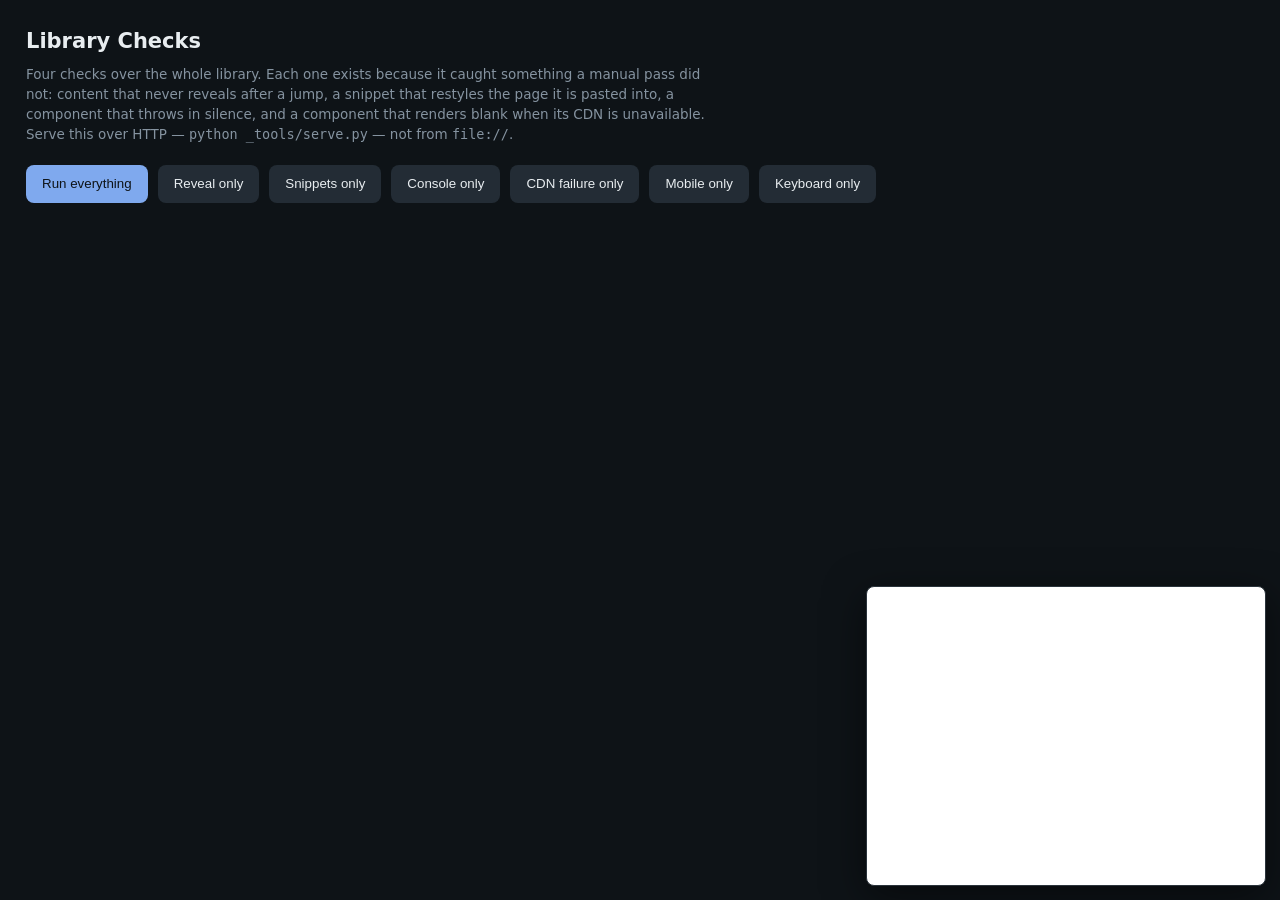
<file: verify/check-all.html>
<!doctype html><html lang="en-GB"><head>
<meta charset="utf-8">
<meta name="viewport" content="width=device-width,initial-scale=1">
<title>Library Checks</title>
<style>
  *{box-sizing:border-box}
  body{margin:0;padding:26px 26px 340px;background:#0e1317;color:#e8edf0;
    font:14px/1.5 ui-sans-serif,system-ui,"Segoe UI",Inter,sans-serif}
  h1{font-size:21px;margin:0 0 6px;font-weight:600}
  p.sub{margin:0 0 20px;color:#8593a0;max-width:80ch;font-size:13.5px}
  .bar{display:flex;gap:10px;flex-wrap:wrap;align-items:center;margin-bottom:8px}
  button{height:38px;padding:0 16px;border:0;border-radius:8px;cursor:pointer;
    background:#232c35;color:#e8edf0;font:600 13.5px/1 inherit}
  button.go{background:#7fa9ee;color:#0e1317}
  button:disabled{opacity:.45;cursor:default}
  #verdict{margin:18px 0 6px;font:600 17px/1.4 ui-monospace,Consolas,monospace}
  h2{font:600 11px/1 ui-monospace,Consolas,monospace;letter-spacing:.14em;
    text-transform:uppercase;color:#8593a0;margin:26px 0 8px}
  table{border-collapse:collapse;width:100%;font-size:12.5px}
  th,td{text-align:left;padding:7px 10px;border-bottom:1px solid #2a333b;vertical-align:top}
  th{font:600 10.5px/1 ui-monospace,Consolas,monospace;letter-spacing:.09em;
    text-transform:uppercase;color:#8593a0}
  td.id{font-family:ui-monospace,Consolas,monospace;color:#7fa9ee;white-space:nowrap}
  .pass{color:#6fcfa5;font-weight:600}
  .fail{color:#e58c8c;font-weight:600}
  .skip{color:#8593a0}
  /* On screen, always. Chrome render-throttles off-screen and hidden iframes:
     layout and rAF are deferred, so anything measured inside one is fiction. */
  #stage{position:fixed;right:14px;bottom:14px;width:400px;height:300px;
    border:1px solid #2a333b;border-radius:8px;overflow:hidden;background:#fff;
    box-shadow:0 10px 40px rgba(0,0,0,.5);z-index:9}
  iframe{width:100%;height:100%;border:0;display:block}
</style>
</head><body>

<h1>Library Checks</h1>
<p class="sub">Four checks over the whole library. Each one exists because it caught something a
manual pass did not: content that never reveals after a jump, a snippet that restyles the page it
is pasted into, a component that throws in silence, and a component that renders blank when its
CDN is unavailable. Serve this over HTTP — <code>python _tools/serve.py</code> — not from
<code>file://</code>.</p>

<div class="bar">
  <button class="go" id="all">Run everything</button>
  <button id="r-reveal">Reveal only</button>
  <button id="r-snip">Snippets only</button>
  <button id="r-console">Console only</button>
  <button id="r-cdn">CDN failure only</button>
  <button id="r-mobile">Mobile only</button>
  <button id="r-kbd">Keyboard only</button>
</div>
<div id="stage"></div>
<div id="verdict"></div>
<div id="out"></div>

<script src="snippets.js"></script>
<script src="targets.js"></script>
<script>
var STAGE = document.getElementById('stage');
var OUT   = document.getElementById('out');
var VERDICT = document.getElementById('verdict');

/* ---------------------------------------------------------------- helpers */
function stageSize(w, h){
  STAGE.style.width  = w + 'px';
  STAGE.style.height = h + 'px';
}

function frame(src, srcdoc){
  return new Promise(function(resolve){
    STAGE.innerHTML = '';
    var f = document.createElement('iframe');
    if (srcdoc !== undefined) f.srcdoc = srcdoc; else f.src = src;
    f.onload = function(){ resolve(f); };
    STAGE.appendChild(f);
  });
}

function section(title, head){
  var h = document.createElement('h2'); h.textContent = title; OUT.appendChild(h);
  var t = document.createElement('table');
  t.innerHTML = '<thead><tr>' + head.map(function(x){ return '<th>' + x + '</th>'; }).join('') +
                '</tr></thead><tbody></tbody>';
  OUT.appendChild(t);
  return t.querySelector('tbody');
}

function row(tb, cells, state){
  var tr = document.createElement('tr');
  tr.innerHTML = cells.map(function(c, i){
    var cls = i === 0 ? 'id' : '';
    return '<td class="' + cls + '">' + c + '</td>';
  }).join('') +
  '<td class="' + (state === 'pass' ? 'pass' : state === 'fail' ? 'fail' : 'skip') + '">' +
  state.toUpperCase() + '</td>';
  tb.appendChild(tr);
}

var TALLY = {pass:0, fail:0, skip:0};
function tally(state){ TALLY[state === 'pass' ? 'pass' : state === 'fail' ? 'fail' : 'skip']++; }
// 'warn' counts as skip in the tally but is shown in its own colour

/* ---------------------------------------------------------------- 1. reveal */
async function checkReveal(){
  var tb = section('Reveal after a jump to the foot of the page',
                   ['ID','Watched','Active','Settled','Result']);
  for (var i = 0; i < REVEAL_TARGETS.length; i++){
    var t = REVEAL_TARGETS[i];
    var r = await revealOne(t);
    tally(r.state);
    row(tb, [t.id, r.watched, r.revealed, r.waited + 'ms'], r.state);
  }
}

function revealOne(t){
  /* Hard ceiling. Any single target that wedges - a page that never fires load,
     an exception inside the tick loop - must not be able to stall the whole
     suite. Whatever happens, this settles. */
  var guard = new Promise(function(res){
    setTimeout(function(){
      res({watched:0, revealed:0, waited:12000, state:'skip', note:'timed out'});
    }, 12000);
  });
  return Promise.race([guard, revealInner(t)]);
}

function revealInner(t){
  return frame(t.p).then(function(f){
    return new Promise(function(resolve){
      var w = f.contentWindow, d = f.contentDocument;
      var cls = t.cls || 'in', mode = t.mode || 'all';

      /* Jump ONCE, then only again if the document height actually changed
         (fonts, images and late CSS all move it after load).

         Re-jumping every tick looks harmless and is not: a scroll event resets
         the settle timer inside the component's own catch-up sweep, so a
         harness that keeps scrolling starves the very code it is testing. That
         produced different pass/fail results on identical code - which is worse
         than no test at all. */
      var lastH = 0;
      function jumpIfNeeded(){
        var h = d.documentElement.scrollHeight;
        if (h === lastH) return;
        lastH = h;
        w.scrollTo(0, h);
        /* scrollTo() called on an iframe from its parent does not reliably fire
           the scroll listeners registered INSIDE that iframe - the position
           changes but the component never hears about it, so it looks broken
           when it is not. A real scroll always fires the event, so dispatch it
           to match. This restores fidelity; it does not manufacture a pass -
           the component still has to do the right thing when it hears. */
        try { w.dispatchEvent(new w.Event('scroll')); } catch (e) {}
      }
      function atBottom(){
        return w.pageYOffset + w.innerHeight >= d.documentElement.scrollHeight - 4;
      }
      /* FLOOR: never conclude "finished" before this, because staggered reveals
         legitimately pause between batches. */
      var POLL = 100, MAX = 9000, STABLE = 12, FLOOR = 700, waited = 0, last = -1, stable = 0;
      function measure(){
        var els = d.querySelectorAll(t.sel);
        return {watched: els.length,
                revealed: [].filter.call(els, function(e){ return e.classList.contains(cls); }).length};
      }
      (function tick(){
        try {
        jumpIfNeeded();
        var m = measure();
        var hit = mode === 'one' ? m.revealed === 1 : (m.watched > 0 && m.revealed === m.watched);
        if (hit) return done(m);
        if (atBottom()){
          if (m.revealed === last) stable++; else { stable = 0; last = m.revealed; }
          if (stable >= STABLE && waited >= FLOOR) return done(m);
        }
        if (waited >= MAX) return done(m);
        waited += POLL; setTimeout(tick, POLL);
        } catch (err){
          resolve({watched:0, revealed:0, waited:waited, state:'fail', note:err.message});
        }
      })();
      function done(m){
        var scrolled = w.pageYOffset > 0;
        resolve({watched:m.watched, revealed:m.revealed, waited:waited,
          state: m.watched === 0 ? 'skip'
               : !scrolled       ? 'skip'
               : mode === 'one'  ? (m.revealed === 1 ? 'pass' : 'fail')
                                 : (m.revealed === m.watched ? 'pass' : 'fail')});
      }
    });
  });
}

/* ---------------------------------------------------------------- 2. snippets */
async function checkSnippets(){
  var tb = section('Snippets: render, stay quiet, and keep to themselves',
                   ['ID','Height','Nodes','Problem','Result']);
  for (var i = 0; i < SNIPPETS.length; i++){
    var r = await oneDoc(SNIPPETS[i], true);
    tally(r.state);
    row(tb, [r.id, r.h, r.nodes, r.problem || ''], r.state);
  }
}

/* ---------------------------------------------------------------- 3. console */
async function checkConsole(){
  var tb = section('Demos: does anything throw', ['ID','Height','Nodes','Error','Result']);
  for (var i = 0; i < DEMOS.length; i++){
    var r = await oneDoc(DEMOS[i], false);
    tally(r.state);
    row(tb, [r.id, r.h, r.nodes, r.problem || ''], r.state);
  }
}

function oneDoc(p, checkBody){
  var errors = [];
  return frame(p).then(function(f){
    var w = f.contentWindow, d = f.contentDocument;
    w.onerror = function(m){ errors.push(String(m).slice(0, 90)); return false; };
    w.addEventListener('unhandledrejection', function(e){ errors.push('promise: ' + e.reason); });
    return new Promise(function(resolve){
      setTimeout(function(){
        var h = 0, nodes = 0, problem = '';
        try {
          /* scrollHeight alone under-reports a component that is fixed or
             absolutely positioned - a sticky action bar is real, visible and
             contributes nothing to flow height. Take the furthest bottom edge
             of anything actually painted as well, so "renders nothing" means
             nothing rendered rather than nothing in normal flow. */
          h = d.body.scrollHeight;
          var kids = d.body.querySelectorAll('*');
          for (var q = 0; q < kids.length; q++){
            var kr = kids[q].getBoundingClientRect();
            if (kr.width > 0 && kr.height > 0 && kr.bottom > h) h = Math.round(kr.bottom);
          }
          nodes = kids.length;
          if (checkBody){
            var bg = w.getComputedStyle(d.body).backgroundColor;
            if (!(bg === 'rgba(0, 0, 0, 0)' || bg === 'transparent')) problem = 'sets a page background';
          }
        } catch (e){ errors.push(e.message); }
        if (errors.length) problem = errors[0];
        if (!problem && h < 20) problem = 'renders nothing';
        resolve({id: p.split('/').slice(-2)[0], h: h, nodes: nodes, problem: problem,
                 state: problem ? 'fail' : 'pass'});
      }, 500);
    });
  });
}

/* ---------------------------------------------------------------- 4. cdn failure */
async function checkCDN(){
  var tb = section('With the CDN blocked: does content survive',
                   ['ID','Library','Invisible','Text','Result']);
  for (var i = 0; i < DEMOS.length; i++){
    var p = DEMOS[i];
    var src = await fetch(p).then(function(r){ return r.text(); });
    var libs = src.match(/<script src="https?:\/\/[^"]+"/g);
    if (!libs) continue;                         // nothing to block

    // Point the CDN at a dead path, and give the document a base so its own
    // relative links (tokens.css) still resolve inside srcdoc.
    var base = new URL(p, location.href).href.replace(/[^/]+$/, '');
    var doc = src.replace(/https?:\/\/[^"]+?\/([^\/"]+\.js)/g, './__blocked__/$1')
                 .replace(/<meta charset="utf-8">/i, '<meta charset="utf-8"><base href="' + base + '">');

    var f = await frame(null, doc);
    var w = f.contentWindow, d = f.contentDocument;
    await new Promise(function(r){ setTimeout(r, 700); });

    var invisible = [].filter.call(
      d.querySelectorAll('section *, .step, .panel, .slide, [class*=item]'),
      function(e){ return e.children.length === 0 || e.className ?
                          parseFloat(w.getComputedStyle(e).opacity) < 0.05 : false; }
    ).length;
    var text = (d.body.innerText || '').replace(/\s+/g, ' ').trim().length;
    var lib = libs[0].split('/')[2] || 'cdn';
    var state = (invisible === 0 && text > 60) ? 'pass' : 'fail';
    tally(state);
    row(tb, [p.split('/').slice(-2)[0], lib, invisible, text + ' chars'], state);
  }
}

/* ---------------------------------------------------------------- 5. mobile */
/* Most traffic is a phone. An iframe 375px wide is a real 375px viewport to the
   document inside it - media queries, vw units and layout all respond to it -
   so this is a genuine narrow-screen render, not a simulation. */
var MOBILE_W = 375, MOBILE_H = 667, TAP_MIN = 24, TEXT_MIN = 12;
// TAP_MIN is 24 because that is WCAG 2.2 AA SC 2.5.8, which is the level
// DOC-ACC-001 states this library conforms to. 40-44px is the Apple and
// Google guideline: worth aiming for, not a standard, and asserting it as
// one flagged deliberate decisions as defects.

/* A desktop iframe shows a classic scrollbar, which eats ~17px of the viewport
   inside it. Left uncorrected, every page whose content is exactly viewport-wide
   reports a 17px overflow that would never happen on a phone, where scrollbars
   are overlaid and take no space. So widen the frame by the scrollbar width and
   the document inside really is 375px across. */
function scrollbarWidth(){
  var o = document.createElement('div');
  o.style.cssText = 'position:absolute;top:-9999px;width:100px;height:100px;overflow:scroll';
  document.body.appendChild(o);
  var w = o.offsetWidth - o.clientWidth;
  o.remove();
  return w;
}

async function checkMobile(){
  var sbw = scrollbarWidth();
  var tb = section('At 375px: the width most visitors actually use' +
                   (sbw ? ' (frame widened ' + sbw + 'px for the scrollbar)' : ''),
                   ['ID','Overflow','Tiny text','Small taps','Problem','Result']);
  stageSize(MOBILE_W + sbw, MOBILE_H);
  /* The page templates are the thing that actually ships to a phone, and they
     were missing from this check until it was noticed by hand. */
  var targets = DEMOS.concat(REVEAL_TARGETS
    .filter(function(t){ return t.id.indexOf('tpl:') === 0; })
    .map(function(t){ return t.p; }));
  for (var i = 0; i < targets.length; i++){
    var r = await mobileOne(targets[i]);
    tally(r.state);
    row(tb, [r.id, r.overflow ? r.overflow + 'px' : '-', r.tiny, r.taps, r.problem || ''], r.state);
  }
  stageSize(400, 300);
}

function mobileOne(p){
  return frame(p).then(function(f){
    var w = f.contentWindow, d = f.contentDocument;
    return new Promise(function(resolve){
      setTimeout(function(){
        var overflow = 0, tiny = 0, taps = 0, problem = '';
        try {
          /* Ask whether the page ACTUALLY scrolls sideways, rather than comparing
             scrollWidth to clientWidth. Those two differ by the scrollbar gutter
             on any desktop viewport, and by SVG path bounding boxes that are
             clipped by their own viewBox - neither of which a visitor can scroll
             to. Trying to scroll and seeing whether anything moved is the only
             measure that matches what a person experiences. */
          w.scrollTo(1000, w.pageYOffset);
          var moved = w.pageXOffset || d.documentElement.scrollLeft || 0;
          w.scrollTo(0, w.pageYOffset);
          overflow = moved > 0
            ? Math.max(0, d.documentElement.scrollWidth - d.documentElement.clientWidth)
            : 0;

          // How large this element's text actually RENDERS.
          //
          // For HTML that is simply the computed font-size. For SVG it is not:
          // getComputedStyle returns the value in user-space units, and the
          // viewBox then scales it. A 10px axis label inside an SVG scaled 2.4x
          // is 24px on screen. Measuring the declared value called that
          // unreadable, which is how a readable chart got a warning.
          function renderedSize(el, cs){
            var size = parseFloat(cs.fontSize);
            var svg = el.ownerSVGElement;
            if (!svg) return size;

            // NOT getScreenCTM. That maps to screen coordinates and so folds in
            // page and device zoom - it reported 0.2 for an SVG rendering 1:1
            // in a scaled preview pane, which would have called readable text
            // 2px. The factor that matters is user units to CSS pixels: the
            // rendered width over the viewBox width. Zoom is irrelevant,
            // because zooming does not change whether a design is legible.
            try {
              var vb = svg.viewBox && svg.viewBox.baseVal;
              if (vb && vb.width > 0){
                var k = svg.getBoundingClientRect().width / vb.width;
                if (k > 0) return size * k;
              }
            } catch (e) {}
            return size;
          }

          // WCAG 2.2 SC 2.5.8 exempts a target that is "in a sentence or block
          // of text". A cross-reference inside a paragraph of a privacy notice
          // is exactly that, and inflating it to 24px would wreck the
          // typography of every document in the library to satisfy a rule that
          // does not apply to it.
          function inRunningText(el){
            var pa = el.parentElement;
            if (!pa) return false;
            if (!/^(P|LI|TD|DD|BLOCKQUOTE|FIGCAPTION|SPAN|EM|STRONG|SMALL|ADDRESS|H[1-6])$/
                  .test(pa.tagName)) return false;
            // it is only "in a block of text" if there IS text around it
            var own = (el.textContent || '').length,
                whole = (pa.textContent || '').length;
            return whole - own > 20;
          }

          var all = d.body.querySelectorAll('*');
          [].forEach.call(all, function(el){
            var cs = w.getComputedStyle(el);
            if (cs.display === 'none' || cs.visibility === 'hidden') return;

            // body text below 12px is unreadable on a phone
            var txt = el.children.length === 0 && (el.textContent || '').trim().length > 12;
            // Half a pixel of tolerance. An SVG rendering 1:1 computes its scale as
            // 239.99../240, so exactly-12px text lands at 11.9999 and a bare < test
            // reports a defect that is not there. Half a pixel is below anything a
            // reader could perceive, so it cannot hide a real one either.
            if (txt && renderedSize(el, cs) < TEXT_MIN - 0.5) tiny++;

            if (/^(A|BUTTON|SUMMARY)$/.test(el.tagName) ||
                (el.tagName === 'INPUT' && !/hidden/.test(el.type))){
              if (el.tagName === 'A' && inRunningText(el)) return;   // 2.5.8 exception
              var r2 = el.getBoundingClientRect();
              if (r2.width > 0 && r2.height > 0 &&
                  (r2.height < TAP_MIN || r2.width < TAP_MIN)) taps++;
            }
          });
        } catch (e){ problem = e.message; }

        if (overflow > 2) problem = 'scrolls sideways by ' + overflow + 'px';
        resolve({id: p.split('/').slice(-2)[0], overflow: overflow, tiny: tiny, taps: taps,
                 problem: problem,
                 state: overflow > 2 ? 'fail' : (tiny > 0 ? 'warn' : 'pass')});
      }, 550);
    });
  });
}

/* ---------------------------------------------------------------- runner */
/* ---------------------------------------------------------------- 6. keyboard
   Added after UI-DRP-001 shipped a disclosure control that told assistive
   technology the submenu was collapsed while it was plainly on screen, and
   after the Escape-reopen bug was fixed by hand in three components with
   nothing to stop a fourth reintroducing it.

   The library now has a lot of components whose entire value is keyboard
   correctness, and every one of them was verified once, by hand, in a console
   session that was then thrown away. This is that session, kept.

   Three assertions, and the distinction between them is deliberate:

     FAIL  aria-expanded is neither "true" nor "false", or points at an
           element that does not exist. Unambiguous.

     FAIL  THE HONESTY CHECK. aria-expanded="false" while the panel it
           controls is visible, or "true" while it is not. This is a statement
           made only to assistive technology, so it is the one kind of bug
           that is invisible to everybody who tests by looking.

     FAIL  It reopens when focus returns after Escape. A control that opens on
           focus and returns focus to itself on Escape cannot be closed from
           the keyboard at all, and it passes every test done with a mouse.

     WARN  A floating panel that does not answer Escape. Only floating ones:
           an in-flow accordion has no business closing on Escape, and asking
           it to would be the checker inventing a rule. Position is the test
           because it is the thing that decides whether the panel is covering
           something the visitor may want to get back to.
   ---------------------------------------------------------------------- */
async function checkKeyboard(){
  var tb = section('Disclosure controls: do they tell the truth, and can Escape close them',
                   ['ID','Controls','Problem','Result']);
  for (var i = 0; i < DEMOS.length; i++){
    var r = await keyboardOne(DEMOS[i]);
    if (r.n === 0) continue;                 /* nothing to say about it */
    tally(r.state);
    row(tb, [r.id, r.n, r.problem || ''], r.state);
  }
}

function keyboardOne(p){
  return frame(p).then(function(f){
    var w = f.contentWindow, d = f.contentDocument;
    return new Promise(function(resolve){
      setTimeout(async function(){
        var id = p.split('/').slice(-2)[0], problems = [], warns = [], ctrls = [], skipped = '', unexposed = 0;
        try {
          /* TRANSITIONS OFF BEFORE ANYTHING IS MEASURED.
             This check is about state, not about animation, and a panel
             caught mid-fade reads as opacity 0 - indistinguishable from a
             panel that never opened. Worse, a browser that is not painting
             the page at all does not advance a transition, so the value stays
             at its start for ever: the first run of this check reported
             UI-CAL-001 and UI-ACC-001 as broken for that reason and both were
             fine. Killing the transitions makes the reading the same in a
             visible tab, a background tab and a headless run, which is the
             only way a checker is worth trusting. */
          var kill = d.createElement('style');
          kill.textContent = '*,*::before,*::after{transition:none!important;animation:none!important}';
          d.head.appendChild(kill);

          /* CAN THIS BROWSER DELIVER A FOCUS EVENT AT ALL?
             In a document that does not have focus - a background tab, a
             hidden pane, a headless run - element.focus() still moves
             activeElement but fires NO focus event. Every assertion below
             that depends on a focus handler is therefore untestable, and the
             first version of this check reported those components as passing.
             A check that cannot run must say so; saying PASS is the one
             outcome that is worse than saying nothing. */
          var probe = d.createElement('button'), gotFocus = false;
          probe.addEventListener('focus', function(){ gotFocus = true; });
          d.body.appendChild(probe); probe.focus(); probe.remove();
          var focusWorks = gotFocus;

          ctrls = [].slice.call(d.querySelectorAll('[aria-expanded]'));

          /* "Available to the visitor", which is not the same as "has a box".
             Three ways a panel can have a perfectly ordinary box and still be
             unavailable, and the first two were missed by the first draft:

               inert - removed from the tab order and the accessibility tree
                 while still painted and still measurable. This is the correct
                 way to park an off-canvas drawer, so a checker that ignores
                 it calls every well-built drawer a liar.

               parked off-screen - a fixed drawer at translateX(100%) has full
                 width and height, just not on the screen. Only tested for
                 fixed elements: for anything in normal flow, being outside
                 the viewport means the page is scrolled, not that the element
                 is hidden, and treating those the same would break every
                 accordion below the fold.

               the ordinary three - hidden, display, visibility, opacity. */
          var shown = function(el){
            if (!el || el.hidden) return false;
            if (el.inert || (el.closest && el.closest('[inert]'))) return false;

            var r = el.getBoundingClientRect(), cs = w.getComputedStyle(el);
            if (!(r.width > 0 && r.height > 0)) return false;
            if (cs.visibility === 'hidden' || cs.display === 'none') return false;
            if (parseFloat(cs.opacity) <= 0.01) return false;

            if (cs.position === 'fixed'){
              var vw = w.innerWidth, vh = w.innerHeight;
              if (r.right <= 0 || r.bottom <= 0 || r.left >= vw || r.top >= vh) return false;
            }
            return true;
          };
          /* IS THE CONTROL ITSELF EXPOSED TO ASSISTIVE TECHNOLOGY?
             This check exists because aria-expanded is a statement made only
             to assistive technology - so a control that is not in the
             accessibility tree makes no statement, to anybody, and cannot be
             lying. Every page template proved the point at once: the header
             burger is display:none above 820px while the nav it nominally
             controls is a perfectly ordinary visible row of links. Five
             pages, five identical FAILs, and not one user on either side of
             the breakpoint could have been misled.

             DELIBERATELY NARROWER THAN shown(). A screen-reader-only control
             is a clipped one-pixel box and is fully exposed; skipping it
             would be the checker ignoring the very users it exists for. So
             size, opacity and off-screen position are NOT disqualifying here.
             Only the things that genuinely remove an element from the
             accessibility tree are.

             AND NOTE WHAT THIS IS NOT FOR. The stage iframe is 400px wide, so
             this check has always run BELOW the mobile breakpoint, where the
             burger is displayed and is examined normally. The first version of
             this comment claimed the opposite and was wrong.

             That matters, because the failure it then found was real. A panel
             hidden only by clip-path is hidden from EYES ONLY: still
             display:flex, still in the accessibility tree, still tabbable. The
             fix was inert on the panel, which shown() already understands -
             not a loosening here. If a panel ever trips this check, suspect
             the panel first. */
          var exposed = function(el){
            if (!el || el.hidden) return false;
            if (el.inert || (el.closest && el.closest('[inert]'))) return false;
            if (el.closest && el.closest('[aria-hidden="true"]')) return false;
            if (!el.getClientRects().length) return false;   /* display:none, here or above */
            if (w.getComputedStyle(el).visibility === 'hidden') return false;
            return true;
          };
          var wait = function(ms){ return new Promise(function(r){ setTimeout(r, ms || 60); }); };
          var esc  = function(el){
            el.dispatchEvent(new w.KeyboardEvent('keydown',
              {key:'Escape', code:'Escape', keyCode:27, bubbles:true, cancelable:true}));
          };

          for (var c = 0; c < ctrls.length && problems.length < 3; c++){
            var ctrl = ctrls[c], val = ctrl.getAttribute('aria-expanded');

            /* Counted, not silently dropped. A checker that quietly ignores
               things is how you end up trusting a number that means less than
               you think it does. */
            if (!exposed(ctrl)){ unexposed++; continue; }

            if (val !== 'true' && val !== 'false'){
              problems.push('aria-expanded="' + val + '"'); continue;
            }

            var target = ctrl.getAttribute('aria-controls'),
                panel  = target ? d.getElementById(target) : null;

            if (target && !panel){ problems.push('aria-controls="' + target + '" matches nothing'); continue; }
            if (!panel) continue;                    /* nothing to compare against */

            if (shown(panel) !== (val === 'true')){
              problems.push('says ' + val + ' while its panel is ' +
                            (shown(panel) ? 'visible' : 'hidden'));
              continue;
            }

            /* Open it. */
            ctrl.click(); await wait();
            if (ctrl.getAttribute('aria-expanded') === val) continue;   /* not a toggle; leave it alone */

            if (shown(panel) !== true){
              problems.push('aria-expanded became true but the panel did not appear');
              continue;
            }

            /* Escape only matters for a panel that floats over the page. */
            var pos = w.getComputedStyle(panel).position;
            if (pos !== 'absolute' && pos !== 'fixed'){ ctrl.click(); await wait(); continue; }

            esc(panel); esc(ctrl);

            /* THE MOMENT THIS CHECK EXISTS FOR, and it is a synchronous one.
               A correct component closes on Escape and hands focus back to
               its trigger; a broken one also opens on focus, so handing focus
               back reopens it and it can never be closed from the keyboard.
               That all happens INSIDE the Escape handler, so the state to
               read is the state immediately after - not after a later blur
               and refocus, which is a different question with the opposite
               correct answer (tabbing to a trigger SHOULD open it, and an
               earlier draft of this check failed every correct component for
               doing exactly that).

               Where the document has no focus the browser drops the focus
               event the component's own focus() call would have produced, so
               it is replayed here, synchronously, only when the component did
               move focus to the trigger. That makes the reading identical in
               a focused tab, a background tab and a headless run. */
            if (!focusWorks && d.activeElement === ctrl){
              ctrl.dispatchEvent(new w.FocusEvent('focus', {bubbles:false}));
            }
            await wait();

            if (ctrl.getAttribute('aria-expanded') === 'true'){
              /* Two different bugs wear the same face here, and which one it
                 is depends on where focus ended up. If the component put
                 focus back on its own trigger and the panel is open again, it
                 closed and reopened - the keyboard trap. If focus is
                 elsewhere it simply ignored Escape, a lesser sin and not one
                 an in-flow disclosure commits at all. */
              if (d.activeElement === ctrl) problems.push('reopens when focus returns after Escape');
              else warns.push('floating panel does not close on Escape');
              ctrl.click(); await wait();
              continue;
            }


          }
        } catch (e){ problems.push('threw: ' + e.message); }

        var state = problems.length ? 'fail' : warns.length ? 'warn' : skipped ? 'skip' : 'pass';
        var note  = problems.concat(warns);
        if (skipped) note.push('not fully checked: ' + skipped);
        if (unexposed) note.push(unexposed + ' not in the accessibility tree, skipped');
        /* n is what was actually examined, not what was found. Reporting the
           raw count while silently skipping some of it is how a number stops
           meaning what a reader assumes it means. */
        resolve({id: id, n: (ctrls.length - unexposed), problem: note.join('; '), state: state});
      }, 500);
    });
  });
}

function reset(){ OUT.innerHTML = ''; TALLY = {pass:0, fail:0, skip:0}; VERDICT.textContent = 'running…'; }
function finish(){
  VERDICT.textContent = TALLY.pass + ' pass · ' + TALLY.fail + ' FAIL · ' + TALLY.skip + ' skipped';
  VERDICT.className = TALLY.fail ? 'fail' : 'pass';
  window.__result = Object.assign({}, TALLY);
  [].forEach.call(document.querySelectorAll('button'), function(b){ b.disabled = false; });
}
function lock(){ [].forEach.call(document.querySelectorAll('button'), function(b){ b.disabled = true; }); }

function wire(id, fn){
  document.getElementById(id).addEventListener('click', async function(){
    lock(); reset(); window.__result = null; await fn(); finish();
  });
}
wire('r-reveal', checkReveal);
wire('r-snip',   checkSnippets);
wire('r-console',checkConsole);
wire('r-cdn',    checkCDN);
wire('r-mobile', checkMobile);
wire('r-kbd',    checkKeyboard);
wire('all', async function(){
  await checkReveal(); await checkCDN(); await checkConsole(); await checkSnippets();
  await checkKeyboard(); await checkMobile();
});
</script>
</body></html>
</file>
<file: site/assets/tokens.css>
/* ============================================================================
   MOTION LIBRARY - DESIGN TOKENS
   ----------------------------------------------------------------------------
   One file. Change it, and every component in the library rebrands.

   HOW TO USE ON A CLIENT SITE
   1. Copy this file into the project.
   2. Override only what the brand actually changes - usually --brand and --ink:

        :root{ --brand:#7A2E4E; --brand-light:#C46B93; --ink:#1A1418; }

   3. Paste any component from the library. It picks the new palette up
      immediately, because every component reads these variables.

   Every component also carries the original value as a var() fallback -
   var(--brand, #1f6feb) - so a component still renders correctly if this file
   is missing. Nothing breaks; it just stops being themeable.
   ========================================================================== */

:root{

  /* --- BRAND ---------------------------------------------------------------
     --brand is the one value most client work changes. The lighter steps are
     for dark grounds, where the base brand is usually too dark to read. */
  /* #1f6feb measured 4.51:1 on --paper and 4.36:1 on --paper-alt: a pass on
     the lightest ground in the system and a fail on the one directly beside
     it. This is the library default and every component's fallback, so the
     fail was everywhere and had never been measured. #1D69DF is the same hue
     at 95% - 4.77 on --paper-alt, 5.07 on --surface. On dark grounds use
     --brand-light, which is what it is for. 11 Sep 2026. */
  --brand:        #1D69DF;   /* primary accent, CTAs, links, active states     */
  --brand-2:      #3f8ef0;   /* secondary step, gradients, second data series  */
  --brand-light:  #4f9dff;   /* brand on dark grounds                          */
  --brand-pale:   #8fb8f5;   /* third data series, de-emphasised brand         */
  --brand-wash:   #eef4fd;   /* faint brand tint - icon tiles, hover surfaces  */

  /* --- DERIVED TINTS -------------------------------------------------------
     Computed from the tokens above, so they follow a rebrand automatically.
     Used by the mesh-gradient background and other soft, atmospheric fills. */
  --brand-tint:   color-mix(in srgb, var(--brand)  46%, #fff);
  --good-tint:    color-mix(in srgb, var(--good)   46%, #fff);
  --violet-tint:  color-mix(in srgb, var(--violet) 42%, #fff);
  --warn-tint:    color-mix(in srgb, var(--warn)   40%, #fff);

  /* --- SEMANTIC ------------------------------------------------------------
     Deliberately separate from --brand, so a rebrand never turns a positive
     figure into a warning colour.

     THE THREE FILL TOKENS ARE NOT TEXT COLOURS. As text on a light ground --warn
     measures 2.11:1 and --good-deep 3.23:1. They were being used for words -
     status pills, verdict lines, the bold lead of 40 "the trap:" paragraphs -
     and SEO-MTA-001 gave the game away by writing `var(--warn,#b7791f)`: a
     dark amber fallback against a bright amber token, the same collision as
     --ground-2. Use --warn-ink and --good-ink for anything anybody reads, and
     keep these for bars, marks, borders and series. 11 Sep 2026. */
  --good:         #25b798;   /* growth, success, positive figures - FILL       */
  --good-deep:    #1f9d6d;   /* success on light grounds, tick marks - FILL    */
  --good-ink:     #10593E;   /* 7.83 the same green as WORDS                   */
  --warn:         #f0993f;   /* shortfall, attention, drawdown - FILL          */
  --warn-ink:     #96590A;   /* 5.29 the same amber as WORDS                   */
  /* There was no red here at all, and three components had invented one -
     `var(--danger,#c0392b)` and `var(--success,#1e8e5a)` name tokens this
     file has never defined, so they ALWAYS used their fallback and were
     silently immune to a rebrand. #c0392b happens to measure 5.11, so it
     reads; that was luck, not design. Added rather than aliased, and the
     components now use the real names. 11 Sep 2026. */
  --bad:          #c0392b;   /* 5.11 error, refusal, negative - fill AND text  */
  --violet:       #7b61ff;   /* fourth series, tertiary accent                 */

  /* --- INK RAMP (text on light grounds) ------------------------------------
     A single ramp, darkest to lightest. Named by weight, not by role, so the
     same token works for body copy in one component and a caption in another.

     Ratios below are against --paper-alt #f6f8fb, the DARKEST light ground the
     system defines. Measure here, not against --paper: the two differ by
     enough to turn a pass into a fail, which is how three separate accent
     colours shipped failing in this repo.

     THE BOTTOM THREE STEPS ARE NOT TEXT COLOURS. --ink-40, -35 and -30 sit at
     2.79, 2.28 and 2.07 - below even the 3:1 large-text floor, let alone 4.5.
     Their old role names ("labels, axis text", "faintest legible text") said
     otherwise and were wrong. They are re-labelled rather than re-coloured
     because re-colouring the light end of a ramp changes the appearance of
     every chart in the library, and that is a design decision rather than a
     defect fix. Use --ink-45 or darker for anything a visitor must read. */
  --ink:          #0f1720;   /* 16.96  headings, primary text, dark ground     */
  --ink-60:       #4b5a68;   /*  6.66                                          */
  --ink-55:       #5b6b7c;   /*  5.14  standard secondary text                 */
  --ink-50:       #616d7b;   /*  4.96                                          */
  --ink-45:       #636E7A;   /*  4.88  captions - the LIGHTEST legible step    */
  --ink-40:       #8b97a5;   /*  2.79  NOT TEXT - hairlines, decorative fills  */
  --ink-35:       #9aa8b6;   /*  2.28  NOT TEXT                                */
  --ink-30:       #a4b0bc;   /*  2.07  NOT TEXT                                */

  /* --- GROUNDS -------------------------------------------------------------- */
  --paper:        #fbfcfd;   /* default page ground                            */
  --surface:      #ffffff;   /* cards and panels sitting on --paper            */
  --paper-alt:    #f6f8fb;   /* alternating section ground                     */
  /* THESE THREE ARE DARK. --ground-2 is a DEEPER DARK, not a second light
     tint, and on 11 Sep 2026 eight components had assumed the opposite -
     `var(--ground-2,#f2f5f8)`, a light fallback, paired with dark ink. Their
     own demo pages never load this file, so the fallback applied and they
     looked right; on any real site they rendered dark ink on a dark ground at
     1.06:1. If you want a light tint, the token is --paper-alt. */
  --ground:       #0f1720;   /* dark section ground                            */
  --ground-2:     #0d141c;   /* DEEPER DARK ground - see the note above        */
  --ground-3:     #0b1017;   /* deepest - hero and full-bleed panels           */

  /* --- TEXT ON DARK GROUNDS -------------------------------------------------
     Ratios are against --ground #0f1720, the LIGHTEST of the three darks and
     therefore the hardest. */
  --on-ground:      #eaf1f8; /* 15.06  primary text on a dark ground           */
  --on-ground-mut:  #93a5b8; /*  7.14  secondary text on a dark ground         */
  --on-ground-mut2: #9fb0c2; /*  8.13                                          */
  /* #67727e measured 3.68 on --ground and 3.89 on --ground-3: a token whose
     documented role - "faint text on a dark ground" - it could not perform on
     any ground the system defines. 39 elements in the adviser template alone,
     including the whole footer and every regulatory line. It shared its hex
     with --ink-45, which is a LIGHT-ground token, and the two had silently
     been treated as interchangeable. #7B8794 is 4.93 on --ground, still
     visibly fainter than --on-ground-mut at 7.14. 11 Sep 2026. */
  --on-ground-fnt:  #7B8794; /*  4.93  faint text on a dark ground             */

  /* --- LINES AND EDGES ------------------------------------------------------ */
  --line:         #e6ecf3;   /* standard border                                */
  --line-2:       #dde4ec;   /* input borders, slightly stronger               */
  --line-3:       #e8edf2;
  --line-4:       #dbe5f0;   /* chart tracks, faint fills                      */
  --line-soft:    #eef2f6;   /* internal dividers                              */
  --line-dark:    #223041;   /* borders on dark grounds                        */

  /* --- MOTION --------------------------------------------------------------
     Shared easings are what make separately-authored components feel like one
     system. Change these and the whole library changes character. */
  --ease-out:     cubic-bezier(.16,1,.3,1);      /* default - decisive, settled */
  --ease-inout:   cubic-bezier(.76,0,.24,1);     /* curtains, wipes, masks      */
  --ease-spring:  cubic-bezier(.68,-.3,.27,1.35);/* dots, toggles, pops         */
  --dur-fast:     .3s;
  --dur:          .45s;
  --dur-slow:     .8s;

  /* --- SHAPE ---------------------------------------------------------------- */
  --r-sm:         6px;
  --r:            12px;
  --r-lg:         16px;
  --r-pill:       999px;
}

/* ---------------------------------------------------------------------------
   OPTIONAL: dark-mode token flip.
   The library's components are individually light- or dark-grounded by design,
   so this is opt-in rather than automatic. Add data-theme="dark" to <html> if
   the client site has a dark mode.
   ------------------------------------------------------------------------- */
:root[data-theme="dark"]{
  --paper:      #0f1720;
  --surface:    #161d26;
  --paper-alt:  #131a23;
  --ink:        #eaf1f8;
  --ink-60:     #c3ced9;
  --ink-55:     #aab7c4;
  --ink-50:     #9aa8b6;
  --ink-45:     #8b97a5;
  /* Same rule as the light ramp: the bottom three are 3.46, 3.22 and 3.10
     against --surface and are NOT text colours in this theme either. */
  --ink-40:     #67727e;
  --ink-35:     #616d7b;
  --ink-30:     #5b6b7c;
  --line:       #243040;
  --line-2:     #2b3848;
  --line-3:     #223041;
  --line-4:     #1d2836;
  --line-soft:  #1b2532;
  --brand:      #4f9dff;
  --brand-wash: #16243a;
}
</file>
<file: site/assets/site.css>
/* ============================================================================
   SITE SYSTEM  -  layout, typography and chrome for the page templates
   ----------------------------------------------------------------------------
   Built entirely on _theme/tokens.css. This file adds no colours of its own,
   so a client rebrand still means changing --brand in one place.

   Load order on every page:
       _theme/tokens.css      palette, easing, radii
       _templates/site.css    this file
       (page-specific <style>) only what is genuinely unique to that page

   Structure:
       1. Reset and base
       2. Layout primitives      .wrap .section .grid
       3. Typography             .eyebrow h1-h4 .lede
       4. Buttons and links
       5. Cards
       6. Header and navigation
       7. Footer
       8. Forms
       9. Reveal system          data-reveal (SCR-REV-001)
      10. Utilities
   ========================================================================== */

/* ---------- 1. reset and base --------------------------------------------- */
*,*::before,*::after{box-sizing:border-box}
html{-webkit-text-size-adjust:100%;
  /* The viewport scroll is governed by <html>, not <body>, so the clip has to
     sit here too - otherwise a reveal's starting translate can still drag the
     page sideways before it animates in. */
  overflow-x:clip;

  /* EVERY IN-PAGE ANCHOR, ON EVERY PAGE, LANDS UNDER THE STICKY HEADER
     WITHOUT THIS. The header is position:sticky at top:0, so the browser
     scrolls the target to y=0 and the header is already sitting there. The
     heading you just asked for is the one thing you cannot see.

     Measured across the template set on 11 Sep 2026 before this line existed:
     six pages affected, worst case 83px of a header 82px tall - the target
     completely covered. insight.html was the worst of them, because its
     table of contents means EVERY section link in a long article lands
     underneath.

     scroll-padding on the scroll container, not scroll-margin on each target:
     one declaration covers every anchor on every page, including ones nobody
     has written yet, the skip link, and the browser's own jump when a URL
     arrives with a #hash already in it.

     --hdr-h is the CONDENSED header height, because by the time anything is
     scrolling the header is condensed. site.js measures the real one and
     overwrites this; the value here is the safe fallback with JavaScript off,
     and a little too much space is invisible where too little is not. */
  scroll-padding-top:calc(var(--hdr-h,64px) + 18px)}
body{margin:0;background:var(--paper);color:var(--ink);
  font:16px/1.65 ui-sans-serif,system-ui,-apple-system,"Segoe UI",Inter,sans-serif;
  -webkit-font-smoothing:antialiased;
  /* Reveal-on-scroll starts elements offset by a translate. Until they
     reveal, a horizontally-offset full-width block sticks out past the right
     edge and the page can be scrolled sideways - briefly, but on a phone that
     is exactly the kind of jitter that feels broken. clip rather than hidden:
     hidden would turn body into a scroll container and break position:sticky. */
  overflow-x:clip}
img,svg,video{max-width:100%;height:auto;display:block}
a{color:var(--brand)}
:where(a,button,input,select,textarea,[tabindex]):focus-visible{
  outline:2px solid var(--brand);outline-offset:3px;border-radius:2px}

.skip{position:absolute;left:12px;top:-64px;z-index:100;background:var(--ink);color:#fff;
  padding:12px 20px;border-radius:0 0 var(--r-sm) var(--r-sm);font-weight:600;text-decoration:none;
  transition:top var(--dur-fast) var(--ease-out)}
.skip:focus{top:0}
main:focus{outline:none}
.sr{position:absolute;width:1px;height:1px;padding:0;margin:-1px;overflow:hidden;
  clip:rect(0 0 0 0);white-space:nowrap;border:0}

/* ---------- 2. layout ------------------------------------------------------ */
.wrap{max-width:1120px;margin:0 auto;padding-inline:clamp(20px,5vw,40px)}
.wrap.narrow{max-width:760px}
.wrap.wide{max-width:1320px}
.section{padding-block:clamp(56px,9vw,110px)}
.section.tight{padding-block:clamp(40px,6vw,72px)}
.section.alt{background:var(--paper-alt)}
.section.dark{background:var(--ground);color:var(--on-ground)}
.section.dark p{color:var(--on-ground-mut)}
.section.dark .eyebrow{color:var(--on-ground-fnt)}

.grid{display:grid;gap:clamp(16px,2.4vw,26px)}
.grid.c2{grid-template-columns:repeat(2,1fr)}
.grid.c3{grid-template-columns:repeat(3,1fr)}
.grid.c4{grid-template-columns:repeat(4,1fr)}
.grid.auto{grid-template-columns:repeat(auto-fit,minmax(240px,1fr))}
.split{display:grid;grid-template-columns:1.05fr .95fr;gap:clamp(28px,5vw,72px);align-items:center}
.split.copy-right{grid-template-columns:.95fr 1.05fr}
@media(max-width:860px){
  .grid.c3,.grid.c4{grid-template-columns:repeat(2,1fr)}
  .split,.split.copy-right{grid-template-columns:1fr}
}
@media(max-width:560px){.grid.c2,.grid.c3,.grid.c4{grid-template-columns:1fr}}

/* ---------- 3. typography -------------------------------------------------- */
.eyebrow{font:600 12px/1 ui-monospace,SFMono-Regular,Consolas,monospace;letter-spacing:.18em;
  text-transform:uppercase;color:var(--ink-45);margin:0 0 14px;display:block}
h1,h2,h3,h4{margin:0;letter-spacing:-.03em;font-weight:600;text-wrap:balance;line-height:1.12}
h1{font-size:clamp(32px,5.4vw,58px)}
h2{font-size:clamp(26px,3.8vw,42px)}
h3{font-size:clamp(18px,2.2vw,22px);letter-spacing:-.02em;line-height:1.3}
h4{font-size:16.5px;letter-spacing:-.015em;line-height:1.35}
/* Body text is a TOKEN, not a fixed colour, so that a dark container can
   restate it once instead of every element inside it overriding by hand.

   It used to be `color:var(--ink-55)` flat. --ink-55 is correct on paper
   (5.33:1) and fails on a dark ground (3.30:1), so every ordinary <p> inside
   a .section.dark or the footer was below the AA floor. The hero had already
   been fixed by hand - `.hero .lede` sets --on-ground-mut - which is exactly
   the pattern that hides a systemic problem: the one instance somebody looked
   at got fixed and the rule behind it did not.

   axe-core found 50 failing elements across 5 routes. Any new dark container
   now needs one line, and the failure mode if it is forgotten is visible
   rather than silent. */
:root{--body-text:var(--ink-55)}
.section.dark, .ftr, .hero{--body-text:var(--on-ground-mut)}
p{margin:0;color:var(--body-text);max-width:66ch}
.lede{font-size:clamp(17px,2vw,20px);line-height:1.55;color:var(--ink-60);max-width:58ch}
.stack{display:grid;gap:18px;align-content:start}
.stack.tight{gap:10px}
.measure{max-width:62ch}

/* ---------- 4. buttons ----------------------------------------------------- */
.btn{display:inline-flex;align-items:center;gap:.7em;padding:.95em 1.8em;border-radius:var(--r-sm);
  font:600 15px/1 inherit;text-decoration:none;cursor:pointer;border:1px solid transparent;
  transition:background var(--dur-fast) var(--ease-out),color var(--dur-fast) var(--ease-out),
             border-color var(--dur-fast) var(--ease-out),transform var(--dur-fast) var(--ease-out),
             box-shadow var(--dur-fast) var(--ease-out)}
.btn:hover{transform:translateY(-1px)}
.btn.primary{background:var(--ink);color:#fff}
.btn.primary:hover{background:var(--brand);box-shadow:0 10px 26px color-mix(in srgb,var(--brand) 28%,transparent)}
.btn.ghost{border-color:var(--line-2);color:var(--ink);background:var(--surface)}
.btn.ghost:hover{border-color:var(--brand);color:var(--brand)}
.btn.on-dark{background:#fff;color:var(--ink)}
.btn.on-dark:hover{background:var(--brand-light);color:var(--ink)}

/* A .btn WITH NO VARIANT CLASS has no colour of its own, so it falls through
   to `a{color:var(--brand)}` at the top of this file. On a light ground that
   is correct and passes. On a dark one it is the brand accent on near-black -
   3.5:1 for the trade palette, under the 4.5:1 floor - and the trade hero has
   two of them.

   :not() rather than a blanket override, so .primary, .ghost and .on-dark
   keep the colours they deliberately set. */
.hero .btn:not(.primary):not(.ghost):not(.btn-ghost):not(.on-dark),
.section.dark .btn:not(.primary):not(.ghost):not(.btn-ghost):not(.on-dark),
.ftr .btn:not(.primary):not(.ghost):not(.btn-ghost):not(.on-dark){color:var(--on-ground)}

/* `btn-ghost`, hyphenated, is used in the trade hero and IS NOT A CLASS THIS
   FILE DEFINES - the variant is `.btn.ghost`. So that button had no ghost
   styling at all and nobody noticed, because an unstyled .btn still looks
   like a button. Aliased rather than edited out of the template: the markup
   reads naturally and someone will write it again. */
.btn.btn-ghost{border-color:var(--line-2);color:var(--ink);background:var(--surface)}
.btn.btn-ghost:hover{border-color:var(--brand);color:var(--brand)}
.btn svg{width:15px;height:15px;stroke:currentColor;fill:none;stroke-width:1.8;
  stroke-linecap:round;stroke-linejoin:round;
  transition:transform var(--dur) var(--ease-out)}
.btn:hover svg{transform:translateX(4px)}

/* min-height, because a 14.5px line box lands at 23.99px and this is a
   standalone call to action rather than a link inside a sentence - so the
   WCAG 2.2 SC 2.5.8 inline-text exception does not rescue it. Found 21 Aug
   2026 on a sweep of the trade template; it was under-sized on both. */
.arrow-link{display:inline-flex;align-items:center;gap:.55em;color:var(--brand);text-decoration:none;
  font-weight:550;font-size:14.5px;min-height:24px}
.arrow-link svg{width:14px;height:10px;stroke:currentColor;fill:none;stroke-width:1.7;
  stroke-linecap:round;stroke-linejoin:round;transition:transform var(--dur) var(--ease-out)}
.arrow-link:hover svg{transform:translateX(5px)}

/* ---------- 5. cards ------------------------------------------------------- */
.card{background:var(--surface);border:1px solid var(--line);border-radius:var(--r-lg);
  padding:clamp(20px,2.6vw,28px);display:grid;gap:10px;align-content:start;position:relative;
  overflow:hidden;text-decoration:none;color:inherit;
  transition:transform var(--dur) var(--ease-out),box-shadow var(--dur) var(--ease-out),
             border-color var(--dur) var(--ease-out)}
a.card:hover{transform:translateY(-5px);border-color:var(--line-2);
  box-shadow:0 18px 44px color-mix(in srgb,var(--ink) 9%,transparent)}
a.card::before{content:"";position:absolute;inset:0 0 auto;height:2px;
  background:linear-gradient(90deg,var(--brand),var(--good));
  transform:scaleX(0);transform-origin:left;transition:transform var(--dur-slow) var(--ease-out)}
a.card:hover::before{transform:scaleX(1)}
.card .ico{width:42px;height:42px;border-radius:11px;background:var(--brand-wash);display:grid;
  place-items:center;transition:transform var(--dur) var(--ease-spring),background var(--dur-fast)}
a.card:hover .ico{transform:scale(1.06) rotate(-4deg)}
.card .ico svg{width:21px;height:21px;stroke:var(--brand);fill:none;stroke-width:1.7;
  stroke-linecap:round;stroke-linejoin:round}
.card p{font-size:14.5px}

/* ---------- 6. header ------------------------------------------------------ */
.hdr{position:sticky;top:0;z-index:40;background:color-mix(in srgb,var(--paper) 82%,transparent);
  border-bottom:1px solid transparent;
  transition:padding var(--dur) var(--ease-out),background var(--dur),
             border-color var(--dur),box-shadow var(--dur)}
.hdr .inner{display:flex;align-items:center;gap:26px;padding-block:22px}
.hdr.stuck{background:color-mix(in srgb,var(--paper) 92%,transparent);backdrop-filter:blur(14px);
  border-bottom-color:var(--line);box-shadow:0 6px 24px color-mix(in srgb,var(--ink) 5%,transparent)}
.hdr.stuck .inner{padding-block:13px}
.brand{font-weight:650;letter-spacing:-.025em;font-size:19px;color:var(--ink);text-decoration:none;
  transition:font-size var(--dur) var(--ease-out)}
.hdr.stuck .brand{font-size:17px}
.nav{display:flex;gap:26px;margin-left:auto;align-items:center}
.nav a{color:var(--ink-55);text-decoration:none;font-size:14.5px;position:relative;
  /* 6px each side takes a 14.5px line from 20px to 24px, the SC 2.5.8 floor.
     The underline pseudo-element is positioned from the bottom, so it follows. */
  padding-block:6px;display:inline-block}
.nav a::after{content:"";position:absolute;left:0;bottom:0;width:100%;height:1.5px;background:currentColor;
  transform:scaleX(0);transform-origin:right;transition:transform var(--dur) var(--ease-out)}
.nav a:hover{color:var(--ink)}
.nav a:hover::after,.nav a[aria-current]::after{transform:scaleX(1);transform-origin:left}
.nav a[aria-current]{color:var(--brand)}
/* 44px, not the 24px WCAG 2.2 SC 2.5.8 asks for: this is the only way to
   reach the navigation on a phone, and it used to be 26x17. The bars stay
   26x17 - the target grows around them via padding, so nothing moves. */
.burger{display:none;width:44px;height:44px;position:relative;border:0;background:0;
  cursor:pointer;padding:13.5px 9px;margin-left:auto;box-sizing:border-box}
/* The bars are matched on ANY child, not on `i`. The adviser template writes
   them as <i>, the other five write <span>, and this rule used to say
   `.burger i` - so on trade, venue, b2b, art and one-page the button was a
   correctly sized, keyboard-reachable, correctly labelled 44x44 area with
   nothing drawn in it. An invisible menu button, on mobile, on every page of
   five of the six templates.

   It passed every check the library has, which is the interesting part: the
   mobile check measures the tap target, the keyboard check tabs to it, and
   both were satisfied by a button that rendered nothing. Nothing here asserts
   that a control can be SEEN. Found on 11 Sep 2026 by looking at a phone-width
   screenshot of a demo site and noticing the header had no menu on it. */
.burger > i, .burger > span{position:absolute;left:9px;height:1.6px;width:26px;
  background:var(--ink);
  transition:transform var(--dur) var(--ease-out),opacity var(--dur-fast)}
.burger > :first-child{top:13.5px}
.burger > :nth-child(2){top:21.2px}
.burger > :nth-child(3){top:28.9px}
/* Two-bar variant takes the OUTER positions rather than the top two, so the
   bounding box stays the 26x17 the comment above promises and the open-state
   cross below is the same pair of transforms for both variants. */
.burger > :nth-child(2):last-child{top:28.9px}
body.menu-open .burger > :first-child{transform:translateY(7.7px) rotate(45deg)}
body.menu-open .burger > :nth-child(2):not(:last-child){opacity:0}
body.menu-open .burger > :nth-child(2):last-child,
body.menu-open .burger > :nth-child(3){transform:translateY(-7.7px) rotate(-45deg)}
/* The open menu is a full-screen panel on var(--ground), which is dark. The
   bars are var(--ink), which is also dark - so the close control became an
   almost invisible cross on a dark field the moment it was needed. Found in
   the same screenshot as the bug above, immediately after fixing it. */
body.menu-open .burger > i, body.menu-open .burger > span{background:var(--on-ground)}
@media(max-width:820px){
  .burger{display:block}
  .nav{position:fixed;inset:0;background:var(--ground);flex-direction:column;justify-content:center;
    gap:8px;margin:0;clip-path:circle(0% at calc(100% - 40px) 34px);
    transition:clip-path .7s var(--ease-inout)}
  body.menu-open .nav{clip-path:circle(150% at calc(100% - 40px) 34px)}
  .nav a{color:var(--on-ground);font-size:clamp(24px,7vw,38px);font-weight:600;letter-spacing:-.03em;
    opacity:0;transform:translateY(14px);transition:opacity .4s var(--ease-out),transform .5s var(--ease-out)}
  body.menu-open .nav a{opacity:1;transform:none}
  body.menu-open .nav a:nth-child(1){transition-delay:.16s}
  body.menu-open .nav a:nth-child(2){transition-delay:.22s}
  body.menu-open .nav a:nth-child(3){transition-delay:.28s}
  body.menu-open .nav a:nth-child(4){transition-delay:.34s}
  body.menu-open .nav a:nth-child(5){transition-delay:.40s}
  .nav .btn{font-size:16px}
}

/* ---------- 7. footer ------------------------------------------------------ */
.ftr{background:var(--ground);color:var(--on-ground);padding-top:64px;font-size:15px}
.ftr .cols{display:grid;grid-template-columns:1.6fr 1fr 1fr 1fr;gap:clamp(24px,4vw,56px);
  padding-bottom:44px}
@media(max-width:860px){.ftr .cols{grid-template-columns:1fr 1fr;gap:32px}}
@media(max-width:520px){.ftr .cols{grid-template-columns:1fr}}
/* h3 AND h4. This rule named only h4, and every template except the adviser
   one writes its footer column headings as <h3> - so on five of the six they
   fell through to the global h3 rule and rendered at 22px sans-serif where a
   12px uppercase mono label was intended. Visible on the live demo site and
   caught on 11 Sep 2026 by reading a computed style, not by any check: it is
   not an accessibility failure, just wrong, and nothing in the repo looks for
   wrong. Exactly the burger bug again - a stylesheet naming one element and
   the markup using another. The adviser template moved to <h3> at the same
   time, because <h4> after an <h2> skips a level. */
.ftr h3,.ftr h4{font:600 12px/1 ui-monospace,SFMono-Regular,Consolas,monospace;letter-spacing:.16em;
  text-transform:uppercase;color:var(--on-ground-fnt);margin:0 0 16px}
.ftr ul{list-style:none;margin:0;padding:0;display:grid;gap:11px}
/* Footer links sit in a stacked column, so the SC 2.5.8 inline-text exception
   does not apply to them - they were 20px tall. inline-block plus padding
   rather than a height, so a link that wraps to two lines still grows. */
.ftr a{color:var(--on-ground-mut);text-decoration:none;font-size:14.5px;
  display:inline-block;padding-block:3px;min-height:24px;
  transition:color var(--dur-fast) var(--ease-out)}
.ftr a:hover{color:var(--on-ground)}
.ftr .blurb{color:var(--on-ground-mut);font-size:14px;max-width:34ch}
.ftr .reg{border-top:1px solid var(--line-dark);padding-block:24px;color:var(--on-ground-fnt);
  font-size:12.5px;line-height:1.65;display:grid;gap:11px}
.ftr .reg p{color:inherit;max-width:88ch}
.ftr .reg strong{color:var(--on-ground-mut)}
.ftr .bar{border-top:1px solid var(--line-dark);padding-block:20px 26px;display:flex;
  justify-content:space-between;gap:18px;flex-wrap:wrap;color:var(--on-ground-fnt);font-size:13px}
.ftr .bar nav{display:flex;gap:20px;flex-wrap:wrap}

/* ---------- 8. forms ------------------------------------------------------- */
.field{position:relative}
.field input,.field textarea,.field select{width:100%;padding:22px 14px 9px;border:1px solid var(--line-2);
  border-radius:var(--r-sm);background:var(--surface);font:15px/1.4 inherit;color:var(--ink);outline:0;
  transition:border-color var(--dur-fast),box-shadow var(--dur-fast)}
.field textarea{min-height:120px;resize:vertical}
.field input:focus,.field textarea:focus,.field select:focus{border-color:var(--brand);
  box-shadow:0 0 0 3px color-mix(in srgb,var(--brand) 13%,transparent)}
.field label{position:absolute;left:14px;top:15px;color:var(--ink-55);font-size:15px;pointer-events:none;
  transform-origin:left top;transition:transform .28s var(--ease-out),color .28s}
.field input:focus+label,.field input:not(:placeholder-shown)+label,
.field textarea:focus+label,.field textarea:not(:placeholder-shown)+label{
  transform:translateY(-9px) scale(.76);color:var(--brand)}
.field .err{display:flex;align-items:center;gap:7px;color:#c0392b;font-size:13px;
  max-height:0;opacity:0;overflow:hidden;transition:max-height .35s var(--ease-out),opacity .3s}
.field.bad .err{max-height:40px;opacity:1;margin-top:6px}
.field.bad input,.field.bad textarea{border-color:#d94a4a;
  box-shadow:0 0 0 3px color-mix(in srgb,#d94a4a 13%,transparent)}

/* consent checkbox is required but sits outside .field - it needs its own
   invalid state, otherwise the only failing control gives no feedback */
.consent.bad{color:#c0392b}
.consent.bad input{outline:2px solid #d94a4a;outline-offset:2px}

/* ---------- 9. reveal system (SCR-REV-001) --------------------------------- */
[data-reveal]{opacity:0;transition:opacity var(--dur-slow) var(--ease-out),
  transform var(--dur-slow) var(--ease-out);transition-delay:var(--d,0ms);will-change:opacity,transform}
[data-reveal="up"]{transform:translateY(30px)}
[data-reveal="left"]{transform:translateX(34px)}
[data-reveal="right"]{transform:translateX(-34px)}
[data-reveal="scale"]{transform:scale(.95)}
[data-reveal].in{opacity:1;transform:none;will-change:auto}
/* will-change:auto on arrival, not in a timeout. `will-change` is a standing
   promise, not a hint for the length of a transition: left on, it keeps a
   compositor layer alive for EVERY revealed element for as long as the page is
   open. Measured before this line existed: 18 of 18 on insight.html, 27 on
   index.html, all still holding a layer after everything had settled.
   Declarative, so it cannot desynchronise the way a transitionend handler can
   when a transition is interrupted. */


/* ---------- 9b. press and in-view, for pointers that cannot hover ---------- *
   Every interaction affordance above hangs off :hover, and a touchscreen has
   none. Counted before this block existed: 15 :hover rules against 0 :active,
   so a phone visitor got no acknowledgement of a tap on any card, button or
   link, on any template - nothing at all until the next page arrived.

   Scoped to coarse pointers so this is genuinely hover's opposite number rather
   than a second effect layered on a mouse, which already has hover to answer it.

   `scale`, never `transform`. `[data-reveal].in{transform:none}` above is
   (0,2,0) and sits later in this file, so `.btn:active` - also (0,2,0) - would
   lose the tie and the press would silently do nothing. No button carries
   data-reveal today, which is the only reason that is a trap rather than a bug;
   `scale` is its own property and composes instead of fighting. See
   motion-failure-register entry 5. */

@media (hover: none) and (pointer: coarse) {
  .btn, a.card, .arrow-link, .nav a, .crumbs a, .ftr a {
    transition: scale var(--dur-fast, .14s) var(--ease-out),
                box-shadow var(--dur-fast, .14s) var(--ease-out),
                opacity var(--dur-fast, .14s) var(--ease-out);
  }

  /* Small, because it is a confirmation rather than an animation and it has to
     survive being seen on every single tap. */
  .btn:active   { scale: .97; }
  a.card:active { scale: .985; box-shadow: 0 4px 14px rgba(20,24,31,.06); }

  /* A line of text that shrinks reads as a glitch rather than as a press, so
     links dip instead of squeezing. */
  .arrow-link:active, .nav a:active, .crumbs a:active, .ftr a:active,
  .big-link a:active { opacity: .62; }

  /* Scrolling becomes the pointer: site.js marks the card nearest the middle of
     the screen, and these mirror the :hover states above rather than inventing
     a second visual language. */
  a.card.is-in-view          { transform: translateY(-5px); border-color: var(--line-2); }
  a.card.is-in-view::before  { transform: scaleX(1); }
  a.card.is-in-view .ico     { transform: scale(1.06) rotate(-4deg); }
}

@media (prefers-reduced-motion: reduce) {
  .btn:active, a.card:active { scale: none; }
  a.card.is-in-view, a.card.is-in-view .ico { transform: none; }
}

/* ---------- 10. utilities --------------------------------------------------- */
.center{text-align:center;margin-inline:auto}
.stat b{display:block;font-size:clamp(28px,5vw,48px);font-weight:600;letter-spacing:-.04em;
  font-variant-numeric:tabular-nums;color:var(--brand)}
.stat span{color:var(--ink-45);font-size:13.5px;display:block;margin-top:4px}
.pill{display:inline-block;font:600 12px/1 ui-monospace,SFMono-Regular,Consolas,monospace;
  letter-spacing:.12em;text-transform:uppercase;padding:6px 11px;border-radius:var(--r-pill);
  background:var(--brand-wash);color:var(--brand)}
.rule{border:0;border-top:1px solid var(--line);margin-block:clamp(30px,5vw,56px)}

/* ---------- 11. page furniture ---------------------------------------------
   Promoted out of _templates-trade/trade.css on 21 August 2026, when a third
   and fourth vertical were built. trade.css states the rule about itself: "if
   a rule in it would also suit a third vertical, it belongs upstream in
   site.css instead" - and none of what follows says anything about driveways.

   What stayed behind is the ochre palette, the photographic hero and the
   stats band: the things that make it a groundworks site rather than a site.
   -------------------------------------------------------------------------- */

.card-pad{padding:clamp(18px,2.6vw,24px)}
/* h2 as well as h3, so a card title can take whatever level the document
   actually needs without changing size. Before this, the only styled level
   was h3, so every card title was written as an h3 regardless of what came
   above it - and axe-core found the contact page going h1 -> h3 with nothing
   between. A card title's size comes from it being a card title; its level
   comes from the outline. 11 Sep 2026. */
.card-pad h2,.card-pad h3{margin:0 0 12px;font-size:15px;letter-spacing:-.01em;
  font-weight:600;line-height:1.3}
.mt{margin-top:16px}

/* No photographs ship with this library - licensing is the hard rule, and
   stock imagery is exactly where it goes wrong. This is a deliberate stand-in
   at a real 3:2 so dropping a photograph in does not move the layout. Replace
   the whole .ph-photo element with <img width height loading="lazy">. */
.ph-photo{position:absolute;inset:0;display:grid;place-items:center;
  background:
    repeating-linear-gradient(38deg,rgba(255,255,255,.028) 0 14px,transparent 14px 34px),
    linear-gradient(150deg,color-mix(in srgb,var(--brand) 34%,#2A2621),#1A1815);
  /* 12px is the library's floor for readable body text on a phone; 11px was
     under it even for a placeholder label. */
  color:rgba(255,255,255,.34);font:600 12px/1 ui-monospace,Consolas,monospace;
  letter-spacing:.16em;text-transform:uppercase;text-align:center;padding:0 20px}

.steps{counter-reset:s}
.step{display:grid;grid-template-columns:auto minmax(0,1fr);gap:22px;padding-block:24px;
  /* minmax(0,1fr), not 1fr: a grid track has a min-content floor by default,
     so the text column refuses to shrink and pushes the row past the edge of a
     375px phone. Same trap the advisory template documents. */
  border-top:1px solid var(--line)}
.step:last-child{border-bottom:1px solid var(--line)}
.step .n{counter-increment:s;font:600 12px/1 ui-monospace,Consolas,monospace;
  color:var(--brand);padding-top:6px;letter-spacing:.1em}
.step .n::before{content:"0" counter(s)}
.step h3{margin:0 0 5px;font-size:17px}
.step p{margin:0;color:var(--ink-60,#5b6a79);max-width:52ch}

.quote{font-size:clamp(19px,2.8vw,27px);line-height:1.45;letter-spacing:-.02em;
  color:var(--ink);max-width:26ch;font-weight:500;margin:0}
.attrib{margin-top:14px;font-size:13.5px;color:var(--ink-45,#636E7A)}

.btn-lg{padding:15px 30px;font-size:16px}
.btn-sm{padding:8px 15px;font-size:13.5px}

.section-tight{padding-block:clamp(34px,5vw,54px)}
.narrow{max-width:760px}

.crumbs{padding-block:18px;font-size:13.5px;color:var(--ink-45,#636E7A);
  display:flex;gap:8px;flex-wrap:wrap}
.crumbs a{color:var(--ink-60,#5b6a79);text-decoration:none}
.crumbs a:hover{color:var(--brand);text-decoration:underline}
.crumbs [aria-current]{color:var(--ink,#0f1720);font-weight:600}

/* Prose beside a sticky rail. minmax(0,1fr) on the text column for the same
   reason as .step: a grid track's default min-content floor refuses to shrink
   and shoves the row past the edge of a phone. */
.prose-split{display:grid;gap:clamp(28px,4vw,48px);
  grid-template-columns:minmax(0,1fr) minmax(0,320px);align-items:start}
@media (max-width:860px){.prose-split{grid-template-columns:minmax(0,1fr)}}
.prose{min-width:0;max-width:68ch}
.prose h2{margin:34px 0 10px;font-size:clamp(20px,2.4vw,25px);letter-spacing:-.02em}
.prose h2:first-child{margin-top:0}
.prose p{margin:0 0 14px;line-height:1.7;color:var(--ink-60,#5b6a79)}
.prose strong{color:var(--ink,#0f1720)}
.prose-aside{min-width:0;display:grid;gap:16px;position:sticky;top:88px}
@media (max-width:860px){.prose-aside{position:static}}

.dl{margin:0;font-size:14px}
.dl > div{display:flex;justify-content:space-between;gap:14px;padding:7px 0;
  border-top:1px solid var(--line,#e6ecf3)}
.dl > div:first-child{border-top:0}
.dl dt{margin:0;color:var(--ink-60,#5b6a79)}
.dl dd{margin:0;font-weight:600;text-align:right;font-variant-numeric:tabular-nums}

/* .card .fine as well as .fine: section 5 sets `.card p{font-size:14.5px}`,
   which is one class plus one type and therefore beats a bare `.fine`. Small
   print inside a card - which is where small print lives - was rendering at
   14.5px, and had been since the rule was written. Specificity, not file
   order: moving the rule between files could never have fixed it. */
.fine,.card .fine{font-size:12.5px;line-height:1.6;color:var(--ink-45,#636E7A);margin:12px 0 0}
.big-link{margin:0 0 6px;font-size:clamp(21px,3vw,27px);font-weight:650;letter-spacing:-.02em}
.big-link a{color:var(--brand);text-decoration:none}
.big-link a:hover{text-decoration:underline}

/* ---- tap targets ----------------------------------------------------
   WCAG 2.2 SC 2.5.8 wants 24px. Its exception is for a link inside a
   sentence; neither a breadcrumb trail nor a stacked block of contact
   details is a sentence, so both need padding rather than the exemption.

   Note the deliberate exception: the quote wizard's choice cards hide their
   radio inputs at 1x1 and use the label as the target. An automated sweep
   flags those inputs, and it is wrong to - the real target is the card,
   which is comfortably over 44px. */
.crumbs a,.crumbs [aria-current]{display:inline-block;padding-block:3px;min-height:24px}
.big-link a{display:inline-block;padding-block:2px;min-height:24px}
.card-pad a{display:inline-block;padding-block:3px;min-height:24px}
/* Band modifiers. .section-alt is the same thing as .section.alt above,
   arrived at twice by two authors - .section.alt is the one to keep, and
   .section-alt stays only because three templates now use it. Unify when
   something else takes you through those files. */
.section-alt{background:var(--paper-alt)}
.section-head{display:flex;justify-content:space-between;align-items:flex-end;gap:20px;
  flex-wrap:wrap;margin-bottom:26px}
.cta-band{background:var(--brand-wash)}
.center-x{margin-inline:auto}
/* A dense data table: capacities in a venue, tolerances in a machine shop,
   a price list anywhere. Promoted out of _templates-venue/venue.css when the
   B2B template needed the same thing, and renamed off ".cap" so the next
   vertical does not have to wonder whose it is.

   min-width plus a scrolling wrapper, deliberately: a table of numbers that
   reflows on a phone becomes unreadable, and one that widens the page makes
   the whole document scroll sideways. Neither is acceptable, so the table
   scrolls inside its own box and the page does not move. */
.dtable{width:100%;border-collapse:collapse;font-size:14.5px;min-width:460px}
.dtable th,.dtable td{padding:11px 12px;text-align:left;border-bottom:1px solid var(--line)}
.dtable thead th{font-size:12px;letter-spacing:.06em;text-transform:uppercase;
  color:var(--ink-45);border-bottom-width:2px}
.dtable tbody th{font-weight:650}
.dtable td{font-variant-numeric:tabular-nums}
.dtable-scroll{overflow-x:auto;-webkit-overflow-scrolling:touch}

@media(prefers-reduced-motion:reduce){
  *,*::before,*::after{animation-duration:.001ms!important;animation-iteration-count:1!important;
    transition-duration:.001ms!important;scroll-behavior:auto!important}
  [data-reveal]{opacity:1!important;transform:none!important}
}
</file>
<file: site/assets/noscript.css>
/* Loaded only from <noscript>, in the head of every template that reveals
   on scroll.

   WHY THIS EXISTS
   site.css sets [data-reveal]{opacity:0} and the only thing that ever turns it
   back on is `.in`, added by site.js's IntersectionObserver. With JavaScript
   off that observer never runs, so every heading, stat, step and card carrying
   the attribute stays invisible for good and the page renders as a set of empty
   sections.

   Measured before this file existed, with the script tag removed:
       _templates/index.html     27 of 27 stuck at opacity 0
       _templates/service.html   14 of 14
       _templates/insight.html   18 of 18

   That is not a degraded experience, it is a breach of a stated constraint -
   AGENT-BRIEF, Constraints: "The library is plain HTML/CSS/JS. A visitor with
   JavaScript off still gets a page." They did not.

   LINKED, NOT NESTED
   This is a <link> inside <noscript>, never a <style> inside it. A nested style
   block is the form that has broken head parsing elsewhere, and a fix for an
   invisible defect that creates a visible one is not a fix.

   Reduced motion is already handled in site.css and is not repeated here. */

/* ---- 1. The reveal system -------------------------------------------- *
   Covers every variant, because they are all [data-reveal]: "up", "left",
   "right" and "scale" each add a transform on top of the shared opacity rule.
   `transition:none` as well as the two overrides, so nothing is left waiting
   to animate toward a state it has already been given. */

[data-reveal]{
  opacity:1!important;
  transform:none!important;
  transition:none!important;
}

/* ---- 2. The mobile navigation ---------------------------------------- *
   Below 820px the nav is a full-screen overlay clipped to circle(0%) and its
   links sit at opacity 0; both are undone by `body.menu-open`, which only
   site.js ever adds. So without JavaScript the burger does nothing and the
   navigation cannot be reached at all - a worse failure than the reveal one,
   because a visitor who cannot read a section can still leave the page, and a
   visitor who cannot navigate cannot.

   The fix is deliberately plain rather than pretty: drop the overlay, hide the
   button that now does nothing, and let the links wrap under the header as an
   ordinary list. It is only ever seen by a visitor who has already accepted a
   plainer web. */

@media(max-width:820px){
  .burger{display:none!important}

  .nav{
    position:static!important;
    inset:auto!important;
    clip-path:none!important;
    background:0!important;
    flex-direction:row!important;
    flex-wrap:wrap!important;
    justify-content:flex-start!important;
    gap:18px!important;
    margin:10px 0 0!important;
    transition:none!important;
  }

  .nav a{
    opacity:1!important;
    transform:none!important;
    transition:none!important;
    transition-delay:0s!important;
    color:inherit!important;
    font-size:16px!important;
    font-weight:600!important;
    letter-spacing:normal!important;
  }
}
</file>
<file: site/trade.css>
/* Stonemoor Groundworks — page styles for the trade variant.
   ---------------------------------------------------------------------------
   Everything structural comes from ../_templates/site.css, unchanged. This file
   holds only what a trade site needs that an advisory site does not, which
   turned out to be very little: a photographic hero instead of a drawn one, a
   placeholder treatment for images the library cannot ship, and a few bands.

   That shortness is the point, and it got shorter on 21 Aug 2026: when the
   third and fourth verticals were built, everything here that was not about
   groundworks moved up into site.css. What is left is a palette, a hero and a
   stats band - about 60 lines. If anything you add here would also suit
   another vertical, it belongs upstream instead. */

:root{
  /* The whole re-brand. A dug-earth ochre against slate - warm, and nothing
     like the blue an advisory firm uses. */
  /* #B4610F measured 4.39:1 on --paper and was darkened to #B05F0F to clear
     4.5:1. That fix was measured on the wrong ground. --paper #fbfcfd is the
     LIGHTEST surface the system has; this template invented --brand-wash
     #FDF3E9, a cream band, and #B05F0F sits at 4.27:1 on it - and at 4.40:1
     on --paper-alt, which every template has. axe-core found it on the
     tel: link in the opening-hours band on 11 Sep 2026.
     #A5590E is the same hue at 94% and clears every light ground the system
     defines: 4.75 on --brand-wash, 4.89 on --paper-alt, 5.07 on --paper.
     The rule this cost twice: measure a light-ground colour against the
     DARKEST light ground in the system, never the lightest. */
  --brand:#A5590E;
  --brand-light:#E8913F;
  --brand-wash:#FDF3E9;
  --ink:#1C1A17;
  --ground-3:#221F1B;
}

/* ---- hero ---------------------------------------------------------- */
.hero{position:relative;min-height:clamp(520px,84vh,780px);display:grid;align-items:end;
  background:var(--ground-3);color:var(--on-ground);overflow:hidden}
.hero-media{position:absolute;inset:0}
.hero-media::after{content:"";position:absolute;inset:0;
  background:linear-gradient(to top,
    color-mix(in srgb,var(--ground-3) 92%,transparent) 12%,
    color-mix(in srgb,var(--ground-3) 55%,transparent) 52%,
    color-mix(in srgb,var(--ground-3) 30%,transparent))}
.hero .inner{position:relative;z-index:2;padding-block:clamp(48px,9vh,88px)}
.hero h1{color:var(--on-ground);max-width:16ch}
.hero .lede{color:var(--on-ground-mut);margin-block:16px 28px;max-width:46ch}
.hero .cta{display:flex;gap:12px;flex-wrap:wrap}
.hero .eyebrow{color:var(--brand-light)}
.hero .line{display:block;overflow:hidden;padding-bottom:.06em}
.hero .line span{display:block;transform:translateY(115%);
  animation:rise .95s var(--ease-out) forwards;animation-delay:var(--d,0ms)}
@keyframes rise{to{transform:translateY(0)}}

/* ---- trust strip ----------------------------------------------------
   DELETED 21 Aug 2026. This was a slim dark band under the hero holding
   four unexplained phrases - "Checkatrade vetted", "£5m public liability" -
   with no issuer, no number and nothing to check. It was hand-rolled here
   because no component existed for it; UI-ACR-001 now does the job properly
   and the home page inlines it from the catalogue like everything else.

   Worth keeping the lesson rather than just the space: a bespoke band in a
   template's local CSS is usually a component the library has not been
   written yet, and it will be copied into the next vertical before anybody
   notices. */

.stats{display:grid;gap:22px;grid-template-columns:repeat(auto-fit,minmax(min(100%,190px),1fr))}
.stat{min-width:0}
.stat b{display:block;font-size:clamp(30px,4.6vw,44px);font-weight:650;letter-spacing:-.03em;
  color:var(--brand);font-variant-numeric:tabular-nums;line-height:1}
.stat span{display:block;margin-top:6px;font-size:13.5px;color:var(--ink-60,#5b6a79)}

@media (prefers-reduced-motion:reduce){
  .hero .line span{animation:none;transform:none}
}
</file>
<file: site/assets/brand.css>
/* Generated from client.tokens.json by new_project.py.
   Loaded after EVERY other stylesheet, including the template's own
   palette, so it is the final word. Do not edit this file - edit
   client.tokens.json and run:
       python _tools/new_project.py --rebrand <project>
   which touches nothing else. */
:root{
  --brand      : #A5590E;
  --brand-2    : #3f8ef0;
  --brand-light: #E8913F;
  --brand-pale : #8fb8f5;
  --brand-wash : #FDF3E9;
  --ink        : #1C1A17;
}
</file>
<file: site/assets/policy.css>
/* The .ph and .buildnote rules were deleted on delivery, which is step 5
   of 15-Legal-and-Policy/README.md. They exist to make an unanswered
   placeholder impossible to miss while drafting; once the document is
   finished, keeping them means a placeholder added LATER would render as
   ordinary text and nobody would ever see it. */
/* _theme/doc.css, copied flat into the project the same way tokens.css is.
   policy.css in the library is only an @import pointer at it. */
/* ============================================================================
   policy.css — shared stylesheet for every document in 15-Legal-and-Policy
   ----------------------------------------------------------------------------
   Themed entirely through _theme/tokens.css, so a policy page inherits the
   client's brand exactly like the rest of the site. Load tokens.css first.

   Long-form legal text has one job: to be read and understood. So this is
   deliberately quiet — a single measured column, generous leading, a clear
   heading hierarchy, and a sticky contents rail on wide screens.
   ========================================================================= */

*{box-sizing:border-box}

body{
  margin:0;
  background:var(--paper,#fbfcfd);
  color:var(--ink,#0f1720);
  font:17px/1.75 ui-serif,Georgia,"Times New Roman",serif;
  -webkit-text-size-adjust:100%;
}

/* ---------------------------------------------------------------- layout */
.doc{
  max-width:1080px;
  margin:0 auto;
  padding:56px 26px 96px;
  display:grid;
  gap:48px;
  /* minmax(0,1fr), not 1fr. A grid item defaults to min-width:auto, so it
     refuses to shrink below its widest child - and the widest child here is a
     table with min-width:520px. On a 375px phone that pushed the whole column
     to 522px and scrolled the page sideways. minmax(0,...) lets it shrink; the
     table then scrolls inside its own .tw container, which is the point of it. */
  grid-template-columns:minmax(0,1fr);
}
.doc > *{min-width:0}
@media (min-width:960px){
  .doc{grid-template-columns:230px minmax(0,1fr);gap:56px;padding-top:76px}
  .doc > header{grid-column:1/-1}
}

/* ---------------------------------------------------------------- masthead */
.doc > header{border-bottom:1px solid var(--line,#e6ecf3);padding-bottom:30px}
.eyebrow{
  font:600 12px/1 ui-monospace,SFMono-Regular,Consolas,monospace;
  letter-spacing:.18em;text-transform:uppercase;
  color:var(--brand,#1D69DF);margin:0 0 14px;display:block;
}
h1{
  font:600 clamp(30px,4.6vw,44px)/1.12 ui-sans-serif,system-ui,"Segoe UI",Inter,sans-serif;
  margin:0 0 16px;letter-spacing:-.02em;text-wrap:balance;
}
.meta{
  display:flex;flex-wrap:wrap;gap:8px 26px;margin:0;
  font:14px/1.5 ui-sans-serif,system-ui,"Segoe UI",Inter,sans-serif;
  color:var(--ink-45,#7d8b9a);
}
.meta b{color:var(--ink-70,#4a5866);font-weight:600}

/* ---------------------------------------------------------------- contents */
.toc{
  font:14px/1.55 ui-sans-serif,system-ui,"Segoe UI",Inter,sans-serif;
  align-self:start;
}
@media (min-width:960px){.toc{position:sticky;top:32px;max-height:calc(100vh - 64px);overflow:auto}}
.toc h2{
  font:600 12px/1 ui-monospace,SFMono-Regular,Consolas,monospace;
  letter-spacing:.18em;text-transform:uppercase;color:var(--ink-45,#636E7A);
  margin:0 0 14px;
}
.toc ol{list-style:none;margin:0;padding:0;counter-reset:toc}
.toc li{counter-increment:toc;margin-bottom:2px}
.toc a{
  display:flex;gap:10px;padding:5px 8px 5px 6px;border-radius:6px;
  color:var(--ink-70,#4a5866);text-decoration:none;
  transition:background .18s ease,color .18s ease;
}
.toc a::before{
  content:counter(toc);color:var(--ink-45,#636E7A);
  font:600 12px/1.5 ui-monospace,SFMono-Regular,Consolas,monospace;
  flex:0 0 16px;text-align:right;
}
.toc a:hover{background:var(--ink-05,#f1f5f9);color:var(--brand,#1D69DF)}
.toc a:focus-visible{outline:2px solid var(--brand,#1D69DF);outline-offset:2px}

/* ---------------------------------------------------------------- prose */
.body{max-width:68ch}
.body section{scroll-margin-top:26px;margin-bottom:44px}
h2{
  font:600 clamp(20px,2.4vw,25px)/1.28 ui-sans-serif,system-ui,"Segoe UI",Inter,sans-serif;
  margin:0 0 16px;letter-spacing:-.012em;text-wrap:balance;
}
h3{
  font:600 17px/1.4 ui-sans-serif,system-ui,"Segoe UI",Inter,sans-serif;
  margin:28px 0 10px;
}
p{margin:0 0 16px}
.body ul,.body ol{margin:0 0 18px;padding-left:22px}
.body li{margin-bottom:8px}
.body li::marker{color:var(--ink-45,#636E7A)}
a{color:var(--brand,#1D69DF);text-underline-offset:3px}
a:focus-visible{outline:2px solid var(--brand,#1D69DF);outline-offset:2px;border-radius:2px}
strong{font-weight:600}

/* ---------------------------------------------------------------- tables */
.tw{overflow-x:auto;margin:0 0 22px;border:1px solid var(--line,#e6ecf3);
    border-radius:var(--r,12px);background:var(--surface,#fff)}
table{border-collapse:collapse;width:100%;min-width:520px;
  font:15px/1.55 ui-sans-serif,system-ui,"Segoe UI",Inter,sans-serif}
th,td{text-align:left;padding:12px 15px;border-bottom:1px solid var(--line,#e6ecf3);
  vertical-align:top}
th{font-weight:600;font-size:12.5px;letter-spacing:.02em;text-transform:uppercase;
  color:var(--ink-45,#7d8b9a);background:var(--ink-05,#f1f5f9)}
tr:last-child td{border-bottom:0}

/* ---------------------------------------------------------------- callouts */
.note,.warn{
  border-radius:var(--r,12px);padding:18px 20px;margin:0 0 24px;
  font:15px/1.65 ui-sans-serif,system-ui,"Segoe UI",Inter,sans-serif;
}
.note{background:var(--ink-05,#f1f5f9);border:1px solid var(--line,#e6ecf3)}
.warn{background:color-mix(in srgb,var(--warn,#b7791f) 8%,transparent);
      border:1px solid color-mix(in srgb,var(--warn,#b7791f) 30%,transparent)}
.note p:last-child,.warn p:last-child{margin-bottom:0}
.note h3,.warn h3{margin-top:0}

/* ---------------------------------------------------------------- footer */
.doc > footer{
  grid-column:1/-1;border-top:1px solid var(--line,#e6ecf3);
  padding-top:26px;margin-top:8px;
  font:14px/1.6 ui-sans-serif,system-ui,"Segoe UI",Inter,sans-serif;
  color:var(--ink-45,#7d8b9a);
}

/* ============================================================================
   PRINT  (DOC-PRN-001)
   ----------------------------------------------------------------------------
   Clients print these documents. A privacy notice or a terms of business is
   read on paper more often than anything else on an adviser site, and it is
   frequently the version that ends up in a file - so the printed output is a
   real deliverable, not an afterthought.

   What this fixes, in order of how often it bites:

     1. LINK TARGETS VANISH ON PAPER. "See our privacy notice" is useless in
        print. Every external href is expanded after the link text. Internal
        anchors and mailto/tel links are NOT expanded, because "#section-4"
        after every cross-reference is noise.
     2. PAGE BREAKS LAND BADLY. A heading alone at the foot of a page, or a
        table split across two, makes a document look careless. break-after
        and break-inside fix both.
     3. DARK BANDS EAT TONER. Anything with a dark ground is forced to white
        with black text.
     4. INTERACTIVE FURNITURE PRINTS. Contents rails, buttons, and the build
        note are screen-only and are removed.
     5. PLACEHOLDERS GO INVISIBLE. The .ph highlight is a background colour,
        which many browsers drop in print by default - so an unreplaced
        placeholder would print as ordinary text and ship unnoticed. It is
        given a border and a marker instead, so it is impossible to miss.

   Units are pt, not px: print CSS is typeset, and 11pt is a real measurement
   in a way that 15px is not.
   ========================================================================= */
@media print{

  /* A4 with a proper margin, and the document title in the running head */
  @page{
    size:A4;
    margin:18mm 16mm 20mm;
  }

  body{
    background:#fff;
    color:#000;
    font:11pt/1.5 Georgia,"Times New Roman",serif;
  }

  .doc{display:block;padding:0;max-width:none;gap:0}

  /* screen-only furniture */
  .toc,nav[aria-label="Contents"],
  button,.demo-btns,.hint,.lbl{display:none!important}

  /* headings: never leave one stranded at the foot of a page */
  h1,h2,h3,h4{
    color:#000;
    break-after:avoid-page;
    page-break-after:avoid;          /* older engines */
  }
  h1{font-size:20pt;margin:0 0 6pt}
  h2{font-size:14pt;margin:16pt 0 5pt;break-before:auto}
  h3{font-size:12pt;margin:12pt 0 4pt}

  p,li{orphans:3;widows:3}           /* no single line marooned across a break */

  /* keep a table, a definition and a callout whole where it will fit */
  table,figure,.snip,.callout,dl{break-inside:avoid;page-break-inside:avoid}
  tr,li{break-inside:avoid}
  thead{display:table-header-group}  /* repeat the header on every page */

  table{width:100%;border-collapse:collapse;font-size:9.5pt}
  th,td{border:1px solid #999;padding:4pt 6pt;text-align:left}
  th{background:#eee!important;-webkit-print-color-adjust:exact;print-color-adjust:exact}

  /* dark bands would use a cartridge of toner */
  [class*="dark"],[class*="ground"],.band,.hero{
    background:#fff!important;color:#000!important}

  /* expand real destinations, skip the ones that are noise on paper */
  a{color:#000;text-decoration:underline}
  a[href^="http"]::after{
    content:" (" attr(href) ")";
    font-size:8.5pt;
    word-break:break-all;
    color:#444;
  }
  a[href^="#"]::after,
  a[href^="mailto:"]::after,
  a[href^="tel:"]::after{content:""}

  /* a printed document needs to say what it is and when it was current */
  .doc > footer{
    border-top:1pt solid #000;
    margin-top:12pt;padding-top:8pt;
    font-size:9pt;color:#000;
  }

  img,svg{max-width:100%!important;break-inside:avoid}
}
</file>
